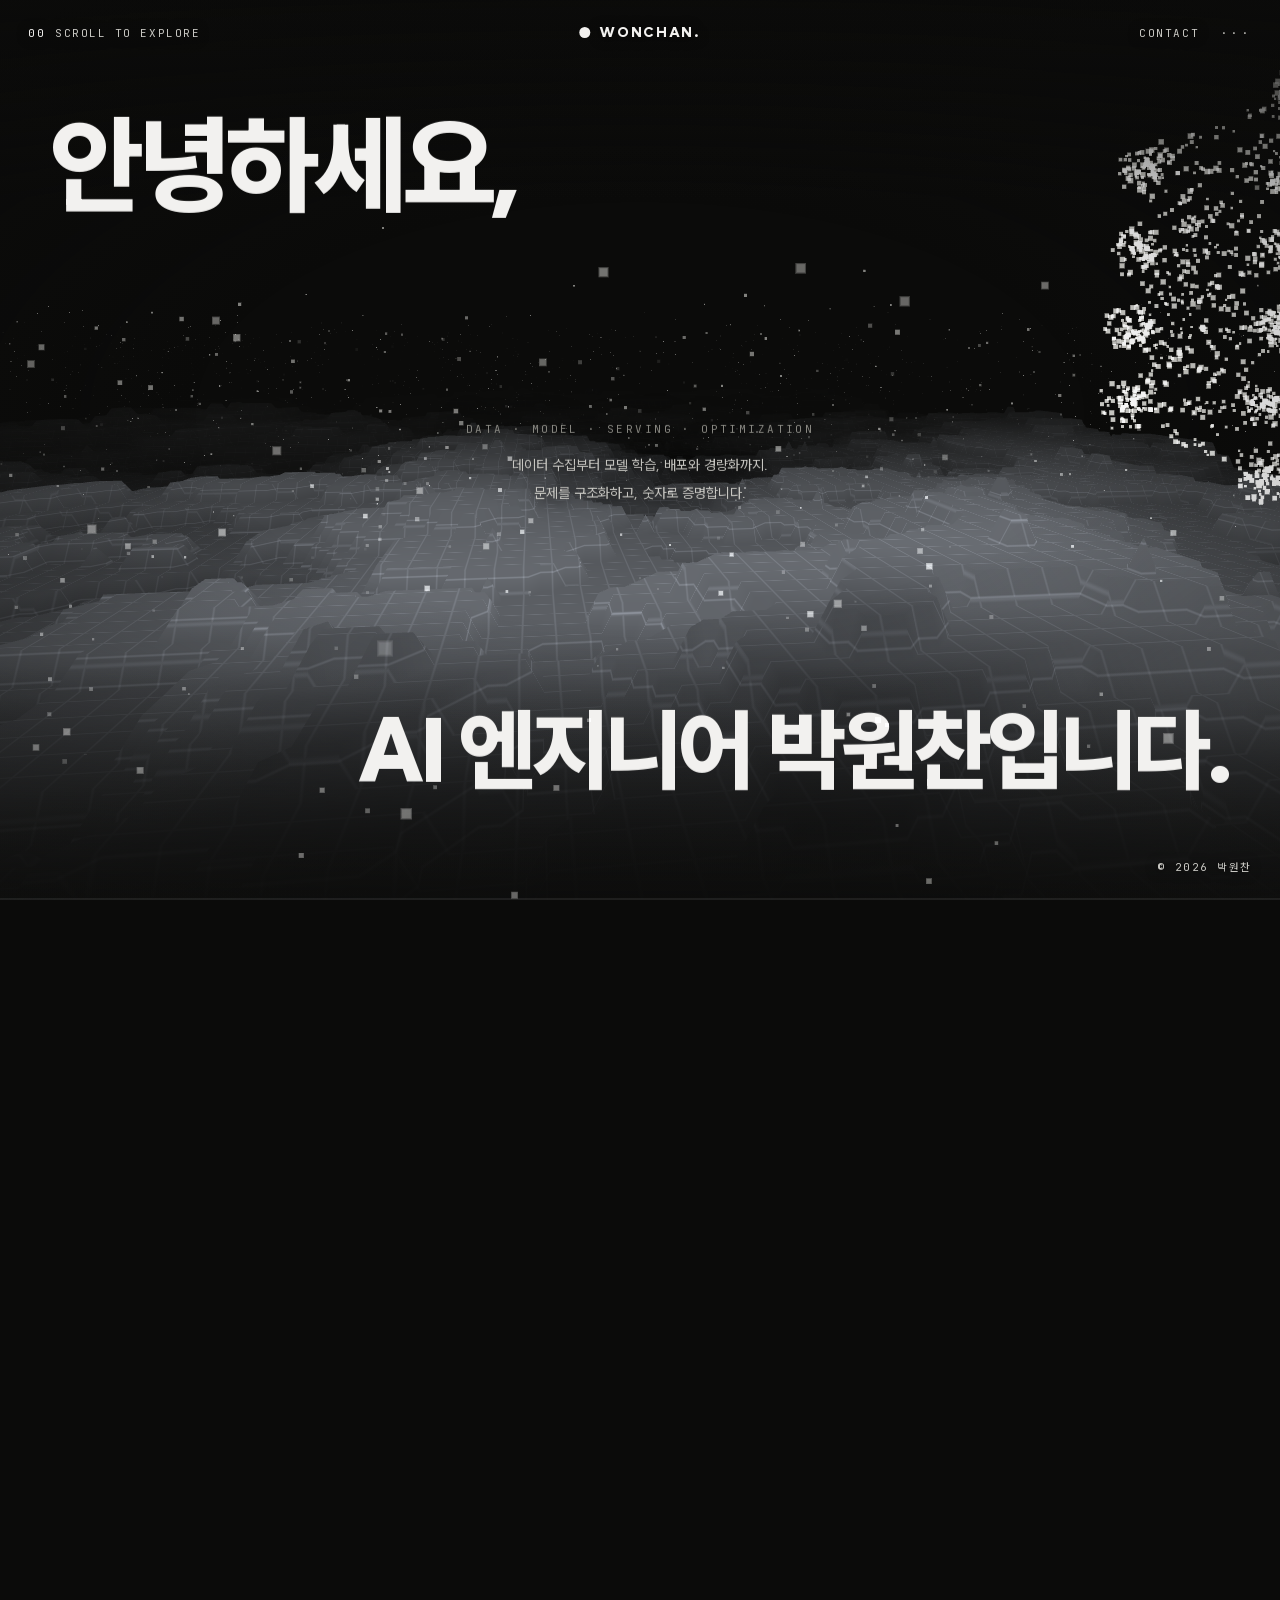
<file: it/index.html>
<!doctype html>
<html lang="ko">
<head>
<meta charset="utf-8">
<meta name="viewport" content="width=device-width, initial-scale=1">
<title>WONCHAN. — AI Engineer</title>
<meta name="description" content="데이터 수집부터 모델 학습, 평가, 배포와 경량화까지. 문제를 구조화하고 숫자로 증명하는 AI 엔지니어 박원찬의 포트폴리오.">
<link rel="canonical" href="https://matail.github.io/Portfolio/it/">
<meta name="theme-color" content="#0b0b0a">
<meta name="author" content="박원찬">
<link rel="icon" href="data:image/svg+xml,%3Csvg xmlns='http://www.w3.org/2000/svg' viewBox='0 0 16 16'%3E%3Crect width='16' height='16' rx='3' fill='%230b0b0a'/%3E%3Ccircle cx='8' cy='8' r='4' fill='%23f2f1ef'/%3E%3C/svg%3E">
<meta property="og:type" content="website">
<meta property="og:site_name" content="WONCHAN. — AI Engineer">
<meta property="og:locale" content="ko_KR">
<meta property="og:url" content="https://matail.github.io/Portfolio/it/">
<meta property="og:title" content="WONCHAN. — AI Engineer">
<meta property="og:description" content="박원찬 · AI 엔지니어 포트폴리오. 데이터 파이프라인, 모델 학습과 평가, 서비스 배포, LLM 경량화까지 끝까지 만들고 숫자로 증명합니다.">
<meta property="og:image" content="https://matail.github.io/Portfolio/assets/img/og-it.png">
<meta property="og:image:width" content="1200">
<meta property="og:image:height" content="630">
<meta name="twitter:card" content="summary_large_image">
<meta name="twitter:title" content="WONCHAN. — AI Engineer">
<meta name="twitter:description" content="박원찬 · AI 엔지니어 포트폴리오. 데이터 파이프라인, 모델 학습과 평가, 서비스 배포, LLM 경량화까지 끝까지 만들고 숫자로 증명합니다.">
<meta name="twitter:image" content="https://matail.github.io/Portfolio/assets/img/og-it.png">
<link rel="stylesheet" href="../assets/font/fonts-it.css">
<!-- the wash must be opaque on the very first paint, or the incoming page
     flashes its own content before the transition script can run -->
<script>try{if(sessionStorage.getItem('wonchan:warp')){document.documentElement.className+=' warping-in';setTimeout(function(){document.documentElement.classList.remove('warping-in')},2600);}}catch(e){}</script>
<style>
html{background:#0b0b0a}
#warp{position:fixed; inset:0; z-index:50; pointer-events:none; opacity:0; background:#0b0b0a}
html.warping-in #warp{opacity:1}
@media (prefers-reduced-motion:reduce){#warp{display:none !important}}
</style>
<link rel="stylesheet" href="../assets/lightbox.css">
<link rel="stylesheet" href="it.css">
<style>
/* ==========================================================================
   WONCHAN. — general IT edition.

   Same scroll-driven flight as the main site, with the arcade dressing taken
   out: a clean sans for the type, a mono for the labels, a particle neural
   network instead of the invader, and stage props that show the work itself
   (a training monitor, a data-to-serving pipeline).

   Layering, back to front:
     #back   terrain, dust, floating image panels, the particle network
     #veil   radial scrim that protects the copy
     main    the type
     #front  near dust — drifts IN FRONT of the headlines
     .hud    persistent chrome
   ========================================================================== */
:root{
  --ink:#f2f1ef;
  --ink-2:#c9c8c3;
  --muted:#8b8a84;
  --void:#0b0b0a;
  --line:rgba(242,241,239,.18);
  --ease:cubic-bezier(.16,1,.3,1);
  --ease-ui:cubic-bezier(.32,.72,0,1);
  --hud:11px;
  --mono:'JetBrains Mono',ui-monospace,SFMono-Regular,Menlo,Consolas,'Wanted Sans Variable',monospace;
  --glow:0 2px 16px rgba(0,0,0,.95), 0 0 44px rgba(0,0,0,.85);
}
*,*::before,*::after{box-sizing:border-box}
html{scroll-behavior:smooth; scroll-snap-type:y proximity}
body{
  margin:0; background:var(--void); color:var(--ink);
  font-family:'Wanted Sans Variable','Pretendard Variable',system-ui,sans-serif;
  word-break:keep-all; overflow-wrap:break-word;
  -webkit-font-smoothing:antialiased; overflow-x:hidden;
}
h1,h2{font-family:'Wanted Sans Variable','Pretendard Variable',system-ui,sans-serif; font-weight:800; letter-spacing:-.035em; margin:0}
a{color:inherit; text-decoration:none}
.mono{font-family:var(--mono); letter-spacing:.14em}

/* ---------- webgl layers ---------- */
#back,#front{position:fixed; inset:0; width:100%; height:100%; display:block}
#back{z-index:0}
#front{z-index:4; pointer-events:none}
#veil{position:fixed; inset:0; z-index:1; pointer-events:none;
  background:
    radial-gradient(115% 78% at 50% 46%, rgba(11,11,10,0) 30%, rgba(11,11,10,.55) 74%, rgba(11,11,10,.94) 100%),
    linear-gradient(180deg, rgba(11,11,10,.72) 0%, rgba(11,11,10,0) 22%, rgba(11,11,10,0) 74%, rgba(11,11,10,.80) 100%);
}
html.no-gl #back,html.no-gl #front,html.no-gl #veil{display:none}

/* ---------- persistent HUD ---------- */
.hud{position:fixed; z-index:8; font-family:var(--mono);
  font-size:var(--hud); letter-spacing:.14em; color:var(--ink-2);
  text-shadow:0 1px 12px rgba(0,0,0,.9)}
.hud.tl{left:28px; top:26px; display:flex; align-items:center; gap:10px}
.hud.tl .n{color:var(--ink)}
.hud.tc{left:50%; top:24px; transform:translateX(-50%); display:flex; align-items:center; gap:9px; color:var(--ink)}
.hud.tc .dot{width:11px; height:11px; border-radius:50%; background:var(--ink); display:block}
.hud.tc b{font-family:'Wanted Sans Variable',sans-serif; font-size:14px; font-weight:800; letter-spacing:.12em}
.hud.tr{right:28px; top:26px; display:flex; align-items:center; gap:22px}
.hud.br{right:28px; bottom:26px}
.hud.bl{left:28px; bottom:26px}
.hud button{background:none; border:0; color:var(--ink-2); font:inherit; letter-spacing:.14em; cursor:pointer; padding:0}
.hud button:hover,.hud a:hover{color:var(--ink)}

.menu{position:relative}
.menu > button{letter-spacing:.3em}
.menu ul{
  position:absolute; right:0; top:22px; margin:0; padding:8px; list-style:none;
  background:rgba(16,16,15,.94); border:1px solid var(--line); border-radius:14px;
  display:grid; gap:2px; min-width:132px;
  opacity:0; transform:translateY(-6px) scale(.97); pointer-events:none;
  transition:opacity .25s var(--ease), transform .25s var(--ease);
}
.menu.open ul{opacity:1; transform:none; pointer-events:auto}
.menu a{display:block; padding:8px 12px; border-radius:9px; color:var(--ink-2); font-size:10px}
.menu a:hover{background:rgba(242,241,239,.10); color:var(--ink)}

/* scroll position, as a hairline instead of a level meter */
.progress{position:fixed; left:0; right:0; bottom:0; height:2px; z-index:7; pointer-events:none;
  background:rgba(242,241,239,.08)}
.progress i{display:block; height:100%; width:100%; background:var(--ink); opacity:.75;
  transform-origin:0 50%; transform:scaleX(0)}

/* ---------- beats ---------- */
main{position:relative; z-index:3}
.beat{min-height:100vh; display:flex; align-items:center; padding:96px 28px; position:relative;
  scroll-snap-align:center}
.beat > .inner{width:100%; max-width:1180px; margin:0 auto; position:relative; will-change:transform,opacity}
/* beats that share the frame with a floating panel keep their copy to the left */
.beat.split > .inner{max-width:640px; margin-left:max(0px, min(6vw, calc(50% - 600px)))}

.eyebrow{display:inline-flex; align-items:center; gap:10px; font-size:var(--hud); color:var(--muted); margin-bottom:22px; min-height:1em;
  text-shadow:var(--glow)}
.eyebrow i{width:7px; height:7px; background:var(--ink); display:block; flex:none}

.title{font-size:clamp(32px,5.6vw,84px); line-height:1.12;
  text-shadow:0 2px 10px rgba(0,0,0,.92), 0 0 46px rgba(0,0,0,.9), 0 0 96px rgba(0,0,0,.7)}
.title sup{font-family:var(--mono); font-weight:400; font-size:.2em; letter-spacing:.1em;
  color:var(--muted); vertical-align:super; margin-left:.35em}
.cap{font-size:clamp(14px,1.15vw,17px); color:var(--ink-2); line-height:1.85; max-width:52ch; margin:26px 0 0;
  text-shadow:var(--glow)}
.cap b{color:var(--ink); font-weight:700}

.hero{min-height:100vh; padding:112px 28px 104px}
.hero .inner{display:flex; flex-direction:column; justify-content:space-between; gap:48px;
  min-height:calc(100vh - 216px)}
.hero .top{font-size:clamp(40px,8.4vw,136px); line-height:1; letter-spacing:-.045em}
.hero .bot{font-size:clamp(34px,7vw,116px); line-height:1; letter-spacing:-.045em; text-align:right}
.hero .mid{max-width:58ch; margin:0 auto; text-align:center; font-size:clamp(13px,1.1vw,16px);
  line-height:2; color:var(--ink-2); text-shadow:var(--glow)}
.hero .mid .k{display:block; font-family:var(--mono); font-size:.78em; letter-spacing:.22em; color:var(--muted); margin-bottom:10px}

/* word-level reveal, scrubbed by scroll */
.rv{display:inline-block; will-change:transform,opacity,filter}

.spec{display:grid; grid-template-columns:minmax(104px,142px) 1fr; gap:13px 26px; margin-top:40px;
  max-width:720px; font-size:14px}
.spec dt{font-family:var(--mono); font-size:10px; letter-spacing:.16em;
  color:var(--muted); padding-top:4px; text-shadow:var(--glow)}
.spec dd{margin:0; color:var(--ink-2); line-height:1.7; text-shadow:var(--glow)}
.spec dd b{color:var(--ink); font-weight:700}
.chips{display:flex; flex-wrap:wrap; gap:8px; margin-top:8px}
.chips span{border:1px solid var(--line); border-radius:999px; padding:6px 14px; font-size:12px; color:var(--ink-2);
  background:rgba(11,11,10,.45)}

.stats{display:flex; flex-wrap:wrap; gap:22px 40px; margin-top:36px}
.stats div b{display:block; font-family:'Wanted Sans Variable',sans-serif; font-weight:800; letter-spacing:-.03em;
  font-variant-numeric:tabular-nums; font-size:clamp(28px,3.2vw,44px); line-height:1;
  text-shadow:0 2px 12px rgba(0,0,0,.95), 0 0 50px rgba(0,0,0,.85)}
.stats div span{display:block; margin-top:10px; font-size:11px; letter-spacing:.06em; color:var(--muted);
  text-shadow:var(--glow)}

.trio{display:grid; grid-template-columns:repeat(auto-fit,minmax(206px,1fr)); gap:22px; margin-top:40px; max-width:900px}
.trio article{border:1px solid var(--line); border-radius:18px; padding:20px 20px 24px; background:rgba(11,11,10,.6)}
.trio h3{margin:0 0 10px; font-size:15px; font-weight:800; letter-spacing:-.01em; color:var(--ink)}
.trio h3 small{display:block; margin-bottom:8px; font-family:var(--mono); font-size:10px; font-weight:400;
  letter-spacing:.16em; color:var(--muted)}
.trio p{margin:0; font-size:13px; line-height:1.8; color:var(--ink-2)}
.trio b{color:var(--ink); font-weight:700}
.trio.quad{grid-template-columns:repeat(2,1fr); max-width:620px}   /* 2x2, leaves the right half to the pipeline */

.links{display:flex; flex-wrap:wrap; gap:12px; margin-top:34px}
.links a{display:inline-flex; align-items:center; gap:9px; border:1px solid var(--line); border-radius:999px;
  padding:11px 20px; font-size:12px; font-weight:700; color:var(--ink-2); background:rgba(11,11,10,.5);
  transition:border-color .4s var(--ease-ui), color .4s var(--ease-ui), transform .5s var(--ease-ui)}
.links a:hover{border-color:var(--ink); color:var(--ink); transform:translateY(-2px)}
.role{margin-top:26px; font-size:12px; letter-spacing:.02em; color:var(--muted); text-shadow:var(--glow)}
.role span{font-family:var(--mono); font-size:10px; letter-spacing:.16em; margin-right:10px}
.stack{display:flex; flex-wrap:wrap; gap:6px; margin-top:16px}
.stack span{font-family:var(--mono); font-size:10.5px; letter-spacing:.04em; color:var(--ink-2);
  border:1px solid var(--line); border-radius:6px; padding:4px 8px; background:rgba(11,11,10,.5)}

.cta{display:inline-flex; align-items:center; gap:14px; margin-top:40px;
  background:var(--ink); color:var(--void); border-radius:999px; padding:12px 12px 12px 26px;
  font-size:15px; font-weight:700; text-shadow:none;
  transition:transform .5s var(--ease-ui), box-shadow .5s var(--ease-ui)}
.cta i{width:34px; height:34px; border-radius:50%; background:rgba(11,11,10,.14);
  display:flex; align-items:center; justify-content:center; font-style:normal; font-size:14px}
.cta:hover{transform:translateY(-2px); box-shadow:0 18px 44px rgba(0,0,0,.55)}
.cta:active{transform:scale(.98)}
.center{text-align:center}
.center .eyebrow{justify-content:center}
.center .cap{margin-left:auto; margin-right:auto}

@media (max-width:900px){
  .beat.split > .inner{max-width:none; margin-left:0}
  .trio.quad{grid-template-columns:repeat(auto-fit,minmax(206px,1fr)); max-width:900px; gap:14px}
  .trio.quad article{padding:15px 16px 17px}
  .trio.quad p{font-size:12.5px; line-height:1.72}
}
@media (max-width:720px){
  :root{--hud:10px}
  .hud.tl,.hud.bl{left:16px}
  .hud.tr,.hud.br{right:16px}
  .hud.tl,.hud.tc,.hud.tr{top:18px}
  .hud.tl{display:none}
  .hud.bl,.hud.br{bottom:22px}
  .beat{padding:88px 20px 96px}   /* clear the fixed HUD */
  .hero{padding:92px 20px 96px}
  .hero .bot{text-align:left}
  .spec{grid-template-columns:1fr; gap:4px 0}
  .spec dt{padding-top:14px}
  .stats{gap:18px 28px}
}
@media (prefers-reduced-motion:reduce){
  html{scroll-behavior:auto}
  .rv{opacity:1 !important; transform:none !important; filter:none !important}
}
</style>
</head>
<body>
<div id="warp" aria-hidden="true"></div>

<canvas id="back" aria-hidden="true"></canvas>
<div id="veil" aria-hidden="true"></div>
<canvas id="front" aria-hidden="true"></canvas>

<div class="hud tl mono" aria-hidden="true"><span class="n" id="status-n">00</span><span id="status">SCROLL TO EXPLORE</span></div>
<div class="hud tc"><span class="dot"></span><b>WONCHAN.</b></div>
<div class="hud tr mono">
  <a href="mailto:pow01042@naver.com">CONTACT</a>
  <span class="menu" id="menu">
    <button type="button" aria-label="Sections">···</button>
    <ul>
      <li><a href="#top">TOP</a></li><li><a href="#about">PROFILE</a></li>
      <li><a href="#approach">APPROACH</a></li><li><a href="#work">PROJECTS</a></li>
      <li><a href="#contact">CONTACT</a></li>
    </ul>
  </span>
</div>
<div class="hud br mono">© 2026 박원찬</div>
<div class="progress" aria-hidden="true"><i id="progress"></i></div>

<main>

  <section class="hero beat" id="top" data-hud="SCROLL TO EXPLORE">
    <div class="inner" data-beat>
      <h1 class="top" data-split>안녕하세요,</h1>
      <p class="mid"><span class="k">DATA · MODEL · SERVING · OPTIMIZATION</span><span data-split>데이터 수집부터 모델 학습, 배포와 경량화까지.<br>문제를 구조화하고, 숫자로 증명합니다.</span></p>
      <h1 class="bot" data-split>AI 엔지니어 박원찬입니다.</h1>
    </div>
  </section>

  <section class="beat split" id="about" data-hud="PROFILE">
    <div class="inner" data-beat>
      <span class="eyebrow mono"><i></i><span data-scramble>PROFILE</span></span>
      <h2 class="title" data-split>박원찬<sup>(AI ENGINEER)</sup></h2>
      <p class="cap" data-split>문제를 구조화하고, 데이터로 검증하고, 끝까지 배포하는 방식으로 일합니다. 좋은 점수가 나오면 그 점수가 <b>실제 사용 환경에서도 유효한지</b>부터 확인합니다.</p>
      <dl class="spec">
        <dt>EDUCATION</dt><dd><b>한양대학교 ERICA 지능정보양자공학전공</b><br>2027년 상반기 졸업 예정</dd>
        <dt>TRAINING</dt><dd><b>LG AIMERS 8기 LLM 과정 수료</b><br>LG AI연구원 주관 · LLM 교육과 EXAONE 경량화 해커톤</dd>
        <dt>AWARD</dt><dd><b>단과대학 캡스톤 경영대회 우수상</b><br>강화학습 의사결정 에이전트 · 2인 팀</dd>
        <dt>STRENGTHS</dt><dd><div class="chips"><span>문제를 구조화하는</span><span>데이터로 검증하는</span><span>끝까지 배포하는</span><span>해석까지 파고드는</span></div></dd>
        <dt>ML / DL</dt><dd>PyTorch, 강화학습(D3QN, TD 학습, Gumbel AlphaZero), 모방학습(Behavioral Cloning)</dd>
        <dt>LLM</dt><dd>GPTQ 양자화, SparseGPT 프루닝, LLM API 기반 서비스 개발</dd>
        <dt>DATA</dt><dd>Pandas, 데이터 정제 · 외부 데이터 결합 · 피처 엔지니어링, VIF, Optuna, XGBoost · LightGBM · CatBoost</dd>
        <dt>SERVICE</dt><dd>Flask, Node.js, Supabase, Cloudflare Workers · Durable Objects · D1, WebSocket, Unity(WebGL)</dd>
      </dl>
    </div>
  </section>

  <section class="beat" id="approach" data-hud="APPROACH">
    <div class="inner" data-beat>
      <span class="eyebrow mono"><i></i><span data-scramble>HOW I WORK</span></span>
      <h2 class="title" data-split>모델 하나가 아니라<br>파이프라인 전체를 봅니다<sup>(04)</sup></h2>
      <div class="trio quad">
        <article><h3><small>01 / DATA</small>데이터가 없으면 직접 모읍니다</h3><p>사람의 플레이 데이터가 필요해지자 <b>대결용 웹앱을 직접 배포해 1,346게임</b>의 로그를 모았고, 40점 이상 고득점 기록만 골라 모방학습에 썼습니다.</p></article>
        <article><h3><small>02 / EVALUATION</small>좋은 숫자일수록 의심합니다</h3><p>기존 에이전트가 <b>사람은 볼 수 없는 미래 덱 정보를 입력으로 쓰고 있었다</b>는 것을 찾아냈습니다. 같은 정보만 주자 24.4점으로 사람 평균(31.3점)보다 낮았고, 조건을 맞춰 새로 학습해 48.8점을 만들었습니다.</p></article>
        <article><h3><small>03 / SERVING</small>배포되어야 끝입니다</h3><p>AI 로직은 <b>Cloudflare Workers</b>, 화면은 Unity WebGL로 분리하고, Durable Object·WebSocket으로 친구 대전 방을, D1로 <b>로그가 다시 학습 데이터가 되는 순환</b>을 만들었습니다.</p></article>
        <article><h3><small>04 / COST</small>성능만큼 비용을 봅니다</h3><p>EXAONE 4.0 1.2B에 <b>SparseGPT 프루닝 35%와 GPTQ 4bit 양자화</b>를 순서를 맞춰 겹쳐, 품질과 모델 크기 사이의 트레이드오프를 직접 다뤘습니다.</p></article>
      </div>
    </div>
  </section>

  <section class="beat center" id="work" data-hud="PROJECTS">
    <div class="inner" data-beat>
      <span class="eyebrow mono"><i></i><span data-scramble>SELECTED WORK</span></span>
      <h2 class="title" data-split>지금까지 만든 것<sup>(03)</sup></h2>
      <p class="cap" data-split>의사결정 AI와 그 서비스, 데이터 기반 예측 서비스, 그리고 온디바이스 LLM 경량화까지.</p>
    </div>
  </section>

  <section class="beat split" id="p-streams" data-hud="PROJECT 01">
    <div class="inner" data-beat>
      <span class="eyebrow mono"><i></i><span data-scramble>REINFORCEMENT LEARNING / DATA PIPELINE / SERVING</span></span>
      <h2 class="title" data-split>강화학습 기반<br>의사결정 에이전트<sup>(01)</sup></h2>
      <p class="cap" data-split>무작위로 나오는 숫자 카드를 되돌릴 수 없이 20번 배치하는 보드게임 <b>STREAMS+</b>로 순차 의사결정 문제를 풀었습니다. 수집 웹앱으로 데이터를 모아 Behavioral Cloning과 D3QN을 결합했고, 평가 조건의 정보 누수를 찾아 재학습한 뒤 서버리스 백엔드와 Unity WebGL로 서비스까지 배포했습니다.</p>
      <div class="stats">
        <div><b>1,346</b><span>직접 수집한 플레이 데이터</span></div>
        <div><b>48.8</b><span>같은 정보 조건 평균 · 사람 31.3</span></div>
        <div><b>r=0.863</b><span>점수 핵심 특성 상관</span></div>
      </div>
      <p class="role"><span>ROLE</span>에이전트 개발·평가, 데이터 수집 웹앱 개발, Unity 리빌드</p>
      <div class="stack"><span>PyTorch</span><span>D3QN</span><span>BC</span><span>Gumbel AlphaZero</span><span>Cloudflare Workers</span><span>D1</span><span>Unity</span></div>
      <div class="links">
        <a href="project-streams.html" data-warp="right">Case Study →</a>
        <a href="https://matail.party/games/streams-unity/" target="_blank" rel="noopener">Live Demo ↗</a>
        <a href="https://github.com/Koojunyeong/streams/tree/main" target="_blank" rel="noopener">GitHub ↗</a>
      </div>
    </div>
  </section>

  <section class="beat split" id="p-faf5" data-hud="PROJECT 02">
    <div class="inner" data-beat>
      <span class="eyebrow mono"><i></i><span data-scramble>DATA ENGINEERING / ML / LLM SERVICE</span></span>
      <h2 class="title" data-split>미국 화물 통계 기반<br>운송 비용 예측 서비스<sup>(02)</sup></h2>
      <p class="cap" data-split>NGL Korea 산학 과제. 노이즈가 많은 FAF5 화물 통계에 유가·거시경제·인구 이동 데이터를 결합해 학습 가능한 통합 데이터셋을 만들고, 4개 예측 모델과 LLM이 비용 절감 대안을 설명하는 대시보드를 개발했습니다.</p>
      <div class="stats">
        <div><b>70.3%</b><span>±10% 이내 예측 비율</span></div>
        <div><b>4</b><span>비교한 예측 모델</span></div>
        <div><b>2017–22</b><span>통합한 데이터 범위</span></div>
      </div>
      <p class="role"><span>ROLE</span>데이터 전처리·통합, 프론트엔드 개발</p>
      <div class="stack"><span>Pandas</span><span>VIF</span><span>Optuna</span><span>RandomForest</span><span>XGBoost</span><span>LightGBM</span><span>CatBoost</span><span>Llama 3.3 70B</span></div>
      <div class="links">
        <a href="project-faf5.html" data-warp="right">Case Study →</a>
        <a href="https://github.com/NOMADATASCIENCE/FAF5_Features/tree/develop" target="_blank" rel="noopener">GitHub ↗</a>
      </div>
    </div>
  </section>

  <section class="beat split" id="p-exaone" data-hud="PROJECT 03">
    <div class="inner" data-beat>
      <span class="eyebrow mono"><i></i><span data-scramble>LLM / MODEL COMPRESSION / ON-DEVICE</span></span>
      <h2 class="title" data-split>LG EXAONE<br>온디바이스 경량화<sup>(03)</sup></h2>
      <p class="cap" data-split>LG AIMERS 8기 LLM 과정을 수료하고, EXAONE 4.0 1.2B를 모바일 환경용으로 줄이는 해커톤에서 프루닝과 양자화를 함께 적용해 모델 크기와 품질의 트레이드오프를 다뤘습니다.</p>
      <div class="stats">
        <div><b>35%</b><span>sparsity + 2:4 마스크</span></div>
        <div><b>4bit</b><span>W4A16 양자화 동시 적용</span></div>
        <div><b>1.2B</b><span>EXAONE 4.0 베이스</span></div>
      </div>
      <p class="role"><span>ROLE</span>LG AIMERS 8기 LLM 트랙 수료 · 온디바이스 SLM 경량화</p>
      <div class="stack"><span>GPTQ</span><span>SparseGPT</span><span>W4A16</span><span>2:4 Sparsity</span><span>EXAONE 4.0</span></div>
      <div class="links"><a href="project-exaone.html" data-warp="right">Case Study →</a></div>
    </div>
  </section>

  <section class="beat" id="vision" data-hud="VISION">
    <div class="inner" data-beat>
      <span class="eyebrow mono"><i></i><span data-scramble>WHAT I WANT TO BUILD</span></span>
      <h2 class="title" data-split>데이터에서 출발해<br>서비스로 증명합니다.</h2>
      <p class="cap" data-split>데이터 구축부터 모델 학습, 평가, 배포와 최적화까지 <b>전 과정을 책임지는 AI 엔지니어</b>가 되고 싶습니다. 오프라인 지표에서 멈추지 않고, 실제 사용자가 쓰는 환경에서 숫자로 증명되는 AI를 만들겠습니다.</p>
    </div>
  </section>

  <section class="beat center" id="contact" data-hud="CONTACT">
    <div class="inner" data-beat>
      <span class="eyebrow mono"><i></i><span data-scramble>CONTACT</span></span>
      <h2 class="title" data-split>함께 증명할 준비가<br>되어 있습니다.</h2>
      <a class="cta" href="mailto:pow01042@naver.com">pow01042@naver.com<i>→</i></a>
    </div>
  </section>

</main>

<script id="panels" type="application/json">{"team-streams":{"w":760,"h":1349,"b64":"UklGRszgAABXRUJQVlA4IMDgAACQHwWdASr4AkUFPpFEnUslo6+qI1F7UfASCWduUJnbbwnD0+Z5r+mUkHBPE93y/+Xowo1+eyUTQQjNN9Mfk/Vo7144nO34H/r8l31v/adN3/q+Fp4z/qewR5bmbXSV87b9h56vS39uYW9t9AjyH8RxzdIjnDP390/5vNZtbvK15kVP/4+z8b/7vnn+Ufdnxd/L9sq215wfezOJ3g/rviawF/TWZB7wfjPIN/V9A/uD7A3md5C35f1GPJs/5fPJqMguhfvdEJngs6WxPz/nbWUv1bAj2fIpCVWD+Vks02JGXmqb6FYc/rxvSRHZ5jLrute7hPMUFJd63V24/NWBcvYCAdTqpSCEGyIf+MdtDn47HVbCg5NVuXyEjmIv10REm+7qkIP0yetkfNA8fNH3rRlelcW8+/JA2KP9hLdUxRYEzHEFyWUFSS5zFjnKpeA3yuESMm8KI574b66CqpN+Rfaskkm6ZUg3Cemn5xm7CwhukdOZG5v5Of75tk1oV0+/[base64]/lu6cS53GNkvEyhuzRI0l1D//CgARPyODkWEwE4nNimDmN3XXr/627Rains4WUCBn8jqaYr14OnS+I/yjQoZeuVJF0aUN2GXWlQb43t2fbar8DjhlN7f3VVbQu3hymxqHcJSYJECvsL7iTVyQj+0aQVAr6X1LSKJDrAm947E2QEvHM/d5MU61Kqr8fnG/hFs8Uk2q/Wi07OGrs478GGAFzipGguRoOCvaQGRHvHm3zNXync9sOvsXCkaS2DBnLhngC9wLYay3YOaY6Iw8FycB12l6a+tiBelXI77GQem2+7p9WJVCQpFPgJEdoWzwav1dqe3enbDDx3QEOCPnDtNISxJ8nTFuLisKAOv3LhfgeOpclKUrFtTI/HLP7YUivoCwvTLFdlHCvo03LDem8kYU29h71O+wMomN2zszFDQoeIWXJd5rJ4PF4y1EpJPSYktCyv1bly+0oWfovocQtzFfAWHKiT3Vv9GlJErwurR0ozeGNfhVnT7TYdposAttB//rV1FV1Qi2PKkeyx4fMzy2mBtw5oVDd21z9h/YWjOq1YYahOrvhpiZJDPd53FIcf1PWADF5dF3qzDtsgYL5SVcNywY98IEpR3IaeME8p4vZ4kvbE9cteQz5h41/S0hzkzL+MNSVhjWBGqtkmGMEmYTGyOXjDsR32xwtRl5zjDkFnzUGM2nz8/5IlNlBgwNplfqYgfCU0LrLsmW6BQRAbwtjmk40XDfespiwN31GiW5cjl6kRUs65U4o2p22GPxUGqw+dLpJzmA8RkNyzm5frarDyc5+bXtoz0cztlo+OCv86R+G9688ZyFkXmbivvS0qoAy1Dk7oKb04yP4S3fUdymeKyr9/MiRb2jFRSj6h627HtU9wORlZZ7DrU1X9Pd3S0Sle/[base64]/C2g3Fw8SYrbhP6CLl/QAelr8Awoh1TBBR9eb/g+OyNYqO3b9ydcmrPT27YS+rvQY2VCLtHJKjpnn2UOvqZs8iEcMqhUKSY36TFUgFXozrlWl3fmSgD/+E2Xhyn+HEpNZmDrakBcniC1vg27S9lC0pQHCYTg+0Q4ic2SB2obhgzJbVtF/eqaxyiqmfwvafRKRwlj5PzoFFcOIXoJoAQCkHDoezmCkN4GYLGzlwotVLeJhnXe3ugRWaT3kLCeGwy1yrjn2AGwD4C22Nw5NetDDCPuOWIFJyPuSQQdD2G6AR26P41+wMxEQInmjMrp94ni+FBO+oKqaTdghpLH4XgJuxIE8feCKgQl3pyla/GnpOLn+HymkVFRfTpbZJjVdmqd+TTgnRi4LjiEZdpQd8X7ROb2WRLzmHT0Mum0UIzU+yS2XCFi7kdHKz+vXesKfUSj73t8izwvgG1BnMhFrB1vI/Vd+SMxc41XKHBSs7TEvwCfbxw7MULkZVL6GXhFVYFtBraW6xmGXj9OzrP//f1V1D/SCkIPuYND/T33Z0/Krm+eDoGCoDO0bgnso6Kcon7mj2SoBEBDzVr6bi2nUkuoPZMQHRMbloWRQ4dqrtpKEuIfZR2XG77u01PfJJio9o7/Obps3ogKemunBoYRu03Xx3LKVo8YVhAP17FKbNrx+6c8KslKcFAhFaPD3Khwi9Ck85lL6LZyaqKL34qrXVMk5knJhPB05VqGRHnRHrurmr0yCH/PKu67+eHMAtJO6FFwNPIHqd7nMNVGjRfE1fwS7u9JNUOn+J5MZWm4wPGYo0ZhZZF2i0U431OdZBreL9WJHS2pnUW79QEP0whtg8RztUW1KoheygeOP6zyNSRiSaP09Uv/t7RybS/MD/jG6ReYlLxCP0giNvdw69arNMpTAtFnobUVPjB5cBnRwXzqlfSNkSN7SzgorKcdcWrOntVURzNXZn/pT8k6F7ZQlmpahCPOJsS/0s4B9Jq21mItDcTC21PBbCGDDnvIYI6IcSQf+SqlFdaPQtjnZfAbaTOmDlSEkHbUeRfIBPkKtLsmjgQi61eKL860WQrNYXGF/0o2TpkAxUjfk7g2egoLJSB13DWfeheALcfOsYsabzzhL2Rqrnm+qrR1nE6k+TEMdqwDwnI4bDLsNUj2YmEPz1qbrgW+ybWYGgb0MAzGlAzeUsTirG3h9Nvo+T71hokQZALidN4jsmzBoXJOjYKqmWYMtijmyvUeWGK4O45/1h1be9CR+LL9aWp8e2GJOl0ucbZ/x9OgxAO5/cwpsEsxDFIucMKwfpFr6oD5huiElx33+t/ioFhkSoKiSPUBiIhO8CljKb9TwP6GZaH3NDsv4b18Ujwe9Q/QGghehyzPaArBGf+miZa1aXOU3VIUXCzLw7FQJ4uAKzYrbuwcE3mPHDcIo4vthm9zOTjNYiN7QkPXA2c8qAj0sjBAIps1PHt7kQx2F+AGrxwOYxtDnxlEik7IBJFMzNsKP3HWAJGqy83CiO2pbaSsZc5meE1Iwi8ScoC/STNm/tlE9JetOB5Tj6KPvxXPjG2gt2xyT2jNSZa/qdIWrFf/e/KIuaf7vMj9/j7B2m1jcjhiOlaEzDHnf1/MjtuFo1fDQv0+C5LQZwmjydtVx1FyaVv6Lp0KrzhBwuNQcvoqy5Kd9hTzhyr19JcBe27pSMuxUw1NilMM5t7UlSVSxkWDEIpQscmQRp+O+j1FHtw6fiIu5WqNMhdZVYTMIpqOHMScdb6bFh7PUuUxsV6/DMIj5FFJBh+N6PIq4pDU0Yg3slPoSNW6oqis2BSzO1EdU7fQfkTRflJ3H8J0w5I18cpruhg8tEKjO3J4vcaaNbQ5fGQ3/WMpUss9W3BcJ+6FDgOIsi//oW1e05t3gjXeF3IUgq8q5/ITRcekVmggKgTM9IQgsYpF1j2tz/qhT1ZCDcBUMwMOIe8vpILLD1g/[base64]/1CfruvX6szXRuE5MHw0+UcyLWm+czMpkVUB4TO87BS7lDQbzGwRCw4LX+CfSjjlH3NCC+jXzGljWzJQmVlvAXIPegdVJMqdS+e/5ernJVSSrwxsvwo/[base64]/Ps/uJaOG7alNQE6UCxincjoNcWOe5p+Jebgn0uY7+BWfUDFKW79v4zGFZU2zw26EygcV0RWGD1eUN5MzdZl+tHz51UfEjFwqNWtrz7Db7xi8KLmhSViDdM5EEAZEoyO0na6RvfiJSd8A80Rkgl3ydH52a5jINHTK0yZVBLgBJ/Sj/Vspq1MJW1vOIEK9FjJWOvrljlLULzSHynaKEsLFnTbCN2z/hI5yvVjIW7QAMyo/[base64]/zjPCSp+B0ot3BDswsi1/butcAd94cvyeuCbwQ6H3IjKkbzOJisEwbq0y4PVZQvUZCOQSe7HcFtQjRv04Lmbm9aadgq5xQRum1RPSXiAQBwyvrVuI/xS4HatzGyptlWq+rCkZGv7PNtAxPdz1aQXo7niZT42+oNAO8EJi02rJmcqM/6Zspb2sOSl6XJ7wshHNgty7T1T5aNJvsE0BmkeXTHQAPxYD7xXL0Y3ePjEg+tYjlq7tXiM8hv6XOTRKtbgXYyv1McUvCDuvQypnR5hpnSULDgJItJ6OcTKCMpDKXIw4bK+m0uXaSl5z3TR/B3hUw/CI7wsgnxkvpxNV3a3m4iY6YATXEdfILdi3gVUetAi9naOBtjgpmP1uMfAbvRcNGsFwvFEXlosamWMK9MBjynW/WisjSFCBKGTVzfBkkAIiBWn2o4+E0GHHIJigB+hlfuR1isVoveaQS45v91UfitgyNzin3xdRRJcXFQi8oQio3GJpZtySyrxQjSb/ypuA65Cigcs5K0H8HSuj/itX0YF+WsN76EwnDh6XnBJdwP3ViQzB8cjHRn29I+0MT8dsymm/Jr0gNTZGDyvbmaf9VGTz28wHoWoIl/[base64]/9yryF70Ehg1dpMoW+bZSQ51B23OsvRy9evAtbRWNLojZMGR8sq4w+jgFqHOwBoOkh0JobQYTb4Lrh/WJnxGQYN+fBL+F+bPsZVdxrANj6Y/uv4bebhogEaGT2Po1bdT3GHjnSEwKFdY4ykMPGFjLwS9WV1js0bfT3TUp4G9jYR+O4FZ30D5oDYOsSXwIP57TrKNE/ykQQTHLRYxesktn5zZfy1FCftm+cYu/oWumybnBFuuYllmDA625EGPfzyGeAYA14TlxQPzdUzdKngUcyoCNKo6I289CaXteP5KqQwYs2G1XByZj1aUC6hQkJ1re/cHhG/fwqYaKu0L48DQClq0m5dgEmL8oCvWzTNHyIBMQ3axRHlehYa2hkjZxyEqsPLE2gIQvJMzWFAO0taJhZ30frNH3SIp3iLpy3qgJj3f+3pgju7C9/XqDPrvF7729riJqBSFHVC9LMreSw/m61BAX+80f83VQvHnKN53RVVeLOwZU2PwsVhsqLnCvIWusdlFvaQ3EecgQOwMMNfNHZ1w6aPXfYY1fgb1uwEei+9y3L6kar0/Ax1CqEY0U2cv+z4mTpsV2816jVIo4AvE0He/I4XS7Ud0K7FghSLWScYDoUdbbXXGE8Ly3hIbQrPPI4wi2cFJlmvg3IcYX/7Ue7YtiWD7/PvgwJK6cVvHvTpcjqvyXVv/7Jzr7jvBYNQU1/5J9d9wbU+YvyxwTYQx6H+eU4mwd3mTriaQXlCL1WgXQeOG9ljenIri+ixmB/ijvxur3EfQzH4pHYf1uXKsn99pQ9phGDbbjNjD98YUpmzEffVJ7HxMBZwqJvLtG93x/njkz4Hid1YPJB8eMF3iytJF30Sdl+u98f7T9DfcfwRj0n5hOZwXrhq39WVA3jduNX0MH66m30JOR+GFI4HSTSsH6ZzGIOFmWA/azmnAB3AU0Xlo7Q5dwFbCsyekOJWJ/Z3PuUypgHT6uhUvZ3Ocaplg19L5oxSLD8zBD5APQCf8WSKnq+O0sKs6B6dbrDRudhhHbdVy34RW6dSMZ/FqTGfY9mgEmyXLgGoNsIIy3kjNlfHobRhw4XzYCx7PqzCHtVGFjWZhqQQaQWYjSwwM2VauXnypbU44ap9N8PA4SqzGlj1Ua0YU4SnkSdI/HnCcIaKAMmZYOCtf/TezVEymgZ33EFBylfim2pViPJafV520ibImM0w1D5sApBbiw02jA4SsA+JxEYZHw23bGxMSGwfv1lic4pszKnTOSWQi/bZcOzjPCYluyraI0xoPTY7wTUsPNqzjAEKZTGEsBO4b5K2+DI4wqa39IOOmglEuRwORPMI4yM43jncyhrJVhLMoHVG8MsMw3VvRNn5QPm/jvsz+BhKjvujUBFVyjZgQW6xzp7WQtZpAohI2CD64nVqZkjJ/xQihhL7l+XzPs9q3ByN7qxLf3DnYJaG8wNv3sYbxfK5ubI8j45L/0fjqBpMHTRwqeZh58kRVzwq+DkqegM5aKUZlVdGTODOJd4/q3oulKKCzmJ1me2oyofgmMo5PNRLMX6iRroYziEtjb8tABTgJNJ/ccCcuCF9UmtNqdReXdMuSY/[base64]/Wb8L1pQqsxSuERWYNAtiVzfJWm3YLFoeBBAmBJjjTLkqD27nq6tXp5wk5ZeKmnRQ8hgSSUFXNOW3Q42BMQWDlo62ympEVBgrzNR3hJ0+Ru0RYcuv/iE3djJxJNMDtGRnfFPlEyrJd65DbjIAa3J09KETfBoEGL+MYkbnD1Y3/NfRYuosGbp6f1scCWrYo+67INUoucqVRvxQ+PFW/xLTNFu8Yaq7FrLTDztFFhC0KVdL9NkUz/GCyTB7aS750UCD/EwlxMSSBmeUxSwIamYVf7V0t/UppVJeX3m/x55nQJfgJSF9v5nweaB3CZQ/G489Y9n+9GaYW1rskxhYV3usgiEuhC5j4BFqE15vhRrxE1ZYPgm5Xv2za3UiGXvu4i5p7IXF7rfkcmyRaPlp+JMwT7Qy2xY9AoBjePPPF+MhcmThfG6z0LfOpmoHnG78e5UTELc0Meuty61n7o1sfIvhTphsbgttjE9PXlqoO/bjtzKlRMSDxmHO/kUDfsX8zjdvZLvAnf0bqTE7YAoLmhCp/7ocK9BbULjv0kgZaZp8V4GS3iX+OwQiIEjao6e5bu1dCBby1ZL0ODk4thr+DTTL1SCqqvG8iGdwqjGxE2etpQ1a5aSsHKQMCQTHHj+ADfmEHMyV7PwCrfcafLJNi7YySF9IAEocDxZgnIu582X1Vu5s7K/RekOiGD4EKG0wXS1RrJ30MWVVp2hAJnbIFaRix5sONuzKB2aO8FfntFQ1t7Fj33/p9dGnHSqME/uKXj5iYICm7idCawWj05/VUEWnLv56b05bJ0ogw9ooL3LZ1AivAgbA2tlIs5gp1ZvDmeITsAdaacFlCed16iz74oXva4BUz5RXAPju9LPTGM5AiVGp8q0mMISHda/Wq4PY5n4x0L+dEFEeKSb7o2SmTmLz3cLyMwFAA0RbchW1UQRzTSmkBwqS1PCqCQg8MNQDa5WchL/R/k8AhmA4SHZRnbm0FSHMD6cu57DVgLSKJwGhSNbJBCwku1DyQzQFL+bj9RqKH6EyncuPW9zNwQYoIDl4sN3NYK5tth/sjh0mN/pZeXkZmvB01kB7syGPrfsBlr8H/p0vTHMDrQD7CmPZz6CvMc/RK5vDddX9n+K24qTYFD7pzYpRQ5vW+rV3ZzFkQgnBqhvSGzZCos2zQGNjBxuFj6JePa9XMnFFj0khkEIYeMYY/liQCEAJDYfKGfBL9g4uA7Z4RPTfcO9Pm4+UIHrK+WN6oV/8tv1/kZnt1JwW/qhB7f5D3gmx0VsqzxZKK5vMgXcbSXIjHe/DDuahuS51KEDrnNTq0BVjwzEAoVbFjcRWOW2/Zo7e07aKIsD4BwQKqpyT3zUA7BMXAPIBpqiHRE4uOwIscuJwCrUPqstOviw8CF8TBdoqUCbXFJIIA0cBJImJEaVkpDnO9OrY52vEEzpqGvjizx32SHbqE4RPqPi0jK/noPZDVqpdUYNxQ36QCeaVGlwANG8qxUnSKDKgmSh+Ho3KZ5jutiqn25TO3wtotNEB2oUo7hL2WpxrJF/jueJ9hjIxYlKjCrRYy1JnzCD5L2NsNnt3Zmc9Yce37Rta7MMGAbL5VZWwMB9AWBfVHozwDuItppCazY0gdDvS8wISSXPBvDlMfsQjnv1lit8fTEWNNxjbR2yJyw4/LU3AhfRJ6pf6llpxxRFhMfnXiIRssmbvHI+IH7oIBUwBCknd7rJLihv3jWzONxuuQR7x2++u4JgpHkEizp6c2vk06Be/BLat7MFg4K6dxlnUY9elT2DjGR/79lCy2wP1YmipM7T6vu/vNXpPsGytrI7MnVRw4T+fbrKy7Afk8oFo2tBoapTvcHyhUFSpDh530JfuZQjzPOm8u+rkYXpbO4U4ZbdMopRj4Ri2X0SdbS1oTZxZxGu7DH4tCEqTENZncMJ9d60kzidy8AsbaCZmAQzaLMLa8WWyqan1hfnYua/j4WVYBJx7/3fTJGcnyAqBJV1i6XNKgRBnct4yrNfYyjx6H1ecIQw4weofuVA1s4AUzYfuURSA7K/b+RMI1y5EfkwHaEwQNN2a2ZxZ0LZ6ir36fb9OtvGQfXca+fqXKvfrxbw6w5TV4M/MjQXB9sjJq4Ho4Gmk+rPS9odtEMrK79MWmu/by4mQmRWeCoqb1BoB5FdO8VoC+fIyYrSAtwKUNAh/MUdfUf/AwsuyICAcUDASSaQxiYLfaQFWtaqjArnb/fz19FVPuVhmbA1V9XXdw7bin1btEEr6ieUN/2OxmW1s6t0tiB6QdPD5wPE8rkQKR+8Lc5U9PrUogh6zbUSLu0+2v0Yv/2HlXzd8YHi6FxGBNmpCbNVw4dLt+QFYGXoiLQR69tnQQqi3H+f3cvV5SPcA/ftQ5uotwPHhtHE0e49F14TfiAD9YuKFGeXKxA0QbgatNOBN0pY/CXTpQ5EOHPJ2MG9t7/83wqy0rTFbIAycKDYGPywEPMSpDiuteZsLKRJvRqEdXcI9buBu/rIHPDCTG5VQyWBzG8VUunUb3PpmZjWX7b2G21P56p3FK4wW7u27icR/aDmozhov+CUGnK2XvbIuX9qs7yStuWnSij+YPi/cWogetQW5txYU9X1SkjbHjhfOuHNQSBCnCv/[base64]/fl4/wf4dhp94xG4J2vfSjbVgFO3yQkwvprUYc0QX6nkZNBTMTWBG1Uqwo/44zev+WrH5tPCBJASLVa/ncRXYjQOzza9WDYMKk0bi5dwvZtPLqJdCFjGjjfIQk63hYEmWgODfoTJYULbF4R/9kG3kj0/T/NTRPqESrH+Mxnp/vfhNFNox/1gDu4CI4LKLqErxb82jox6YZWtB+EXIoaQHd5+Wr7s9a+CYi54aY+6vzKcs8JuD2/h5lNw8bOHxof1HaHH2fL978Mz2Z1tl/[base64]/GD5Pwi/cp+m/OJpKuLP804VaJ5QEjr7ooV+yAHVTY7hBFSckhNBOcY88OmOlQiIDbinZ5jjv40BZiDWvzzxj/BSwVuw+o/7uaRzXMJaoBlF/Prse548ycD7iObV1wDKHzJLA4orCMy8MgxsgoFtHLvzpV+xhLLM5i8H1VtjmMQXHojJ6GG2j1Idp5tk2ZdEe7R31jCiIqcwLkTInGGwToGqQRTqavvFAKco3fx2RG5QHZq/eKbPG7VpSQO3d8P85D7lGMEFcSAP1CgdNx1Ju3dE8V90kEZS2vE7Yy4A4HVIBZhQprKa2VrN6MQcsCblAstIaZOfVD/2L5H1RKGVer4qaPgCvgFusHQQylGUN9Am+SYoNBuzUetXPT5eXKIm/gX84Elw8RM3CNYCVz0iDDnQeNWaEUHqzpiuJ5/Z9LRsdg6gMw9x6K/HxxFTSAGIgeZcJ6xwuaLoiZJC7NS7hbzrRvvfqc/5QNekuDg8NTLezArKvpbaD5OF6giwfq8Ha60EvaWNRlGpymtiUG5oQR3ScXV7JvdLu1i4qiLhq3QRfF2amc7Bv/t0eF6Z/0M5ceqRsP5eawKfIcSPCsLJTPICDpUT45PelpVRvczKpoaQgUBQy9S9RFR7xjAHis3tD4vHfB43Dceemo6p09p2T5qKHK4nmP/Fzv5msGnuyjmQIgJK5oXtCiSSQSPAiCRfm0rdaY5Cxim1j5ExPeEgwBlaEavwvHqBID2pgHCDu+cygPSoIXoi222N/jvTgu3vBjGyyP0d8syPg3wKjkXgwPBnC3OtO5Is0oxmSk334XW1JHm2ztf8rMVNbLgoYQ4/hogDj6ysyge6NoFJmMOFlIN+lBgsD5xLIcT38Ma8MBoln8+AVzsnG3ag0gS9PcIMFVg7ZRzJfXDTC/r1to5X9W1alSVf5D3qfxzsVC/3ZvtNIkF3pIX675O19CBNaQeaaQLR4cDwsx4qYCpkG+3m11mIooRvZmU7NehIJclm3mm0a9BoC/jqVw64EGX3uG0g+sjkF/0i2xqYI/+aVWmjBJjB5bqUNo0EnBE338FRcVpogYgtdhjslRzRb8r05FOsLauf911iimpqROSmrTNgSsKIJqepEgmTPGEcMaNSip1zGyI9dX2m5IYh/QMn6XieB8ggXqhShLxD9HFnMN+f00h5P5HHQFnCHbSMNugmQtgpwuXkweL7dxTHKNIZvOyboanpXbsrl5rviS2o7SH9ysT/naibgd5S+LYhzyluh3fKLztx9QvtxrYgx7LHhHQjX1060GnKM+jYlh7AA8cMhYrpvcohyyg0/cIpyUMK6/GL6bp0zx8EQ8KFeB4MoNN2I0JLVfEXempwhGqgAMwYc74E5Lqq39dg0yDiHe+gj7WlJlWBXYX8x5Z7jPtJI72ZFzOscG+Q1VFHnRc8n8UQpxbYlXHgNf71HTFCyWT1At/+vNHKkjzZ6WQuUUiyKoaW0IVKggzUG4IUZ4Zy97MrJe0Pns9hn7ZzbWJYFrrnXXEFAAqZ88nQlTGLrmx/LPy7TOAFdMQU7iVNkx3hTPsGOiP30A49AllR7AXm9DYv7+1XHRmnGpG9+GB+dPo/i/Q3tJptW/iotCIVE/pudk68ftpf1SQiSaSjGV1hnZATnl1llGnQoAAFdJcr+oJEtMacAVcBKCIxq5KgNo/a9/XHnEA7hx3X4GvjKTlR5Ensk1wvKN+FKnrAqvUQL2hSYAeSWT044OSbhx+WReTjIEPJ56IMPre5V+CKPDztRTnVXM3sUzaK2wAwB2INA1mpzeoidPqMAGz0UL2HWCuS85r1WnHLVQy4OdjY2YvOYPdE4g54R1UlntmIcRrs7/ZYRtTxIF6Tg2y7J+xZG6q3qea7AiI0/TRPpoIWi+K+qWzPlpdslebrEb/0nShYXMHpcz5sEiYkJ6ViIEo26vCO8BlAqJRxDD1xRhgfF/Mk1PaHJmumycMKgQnEkyOudxjP/+U9GcFwAUiCBw+b/nbHExZHNnhUbYvV/ip/cRgkweHynqN0Kk4Uhgf/XU+G00ix0Gt838eDCW+bPnz4uQLIKpQNYIwSnDqDl/KwyxFFcUg4N21QRDr1a8Xgg20G9PqMLBvqBs4qFFROXlE4/Jqm/Q9bP81UrzIrjpWrkeNgmmkmb27ZaXvd82KK+3hn1a5PnQzxb9EJLxIkhshcguioQQXheM9U9Hlf18RItdddVzp0Ax5Gy4HJVTeXH25cYn7SflTG5TfnYK9BGhmTxNllgec+g46kF3h6GVJKL+pl7b4s3MqT99d2+irYeuRH5CdRrD/35dVgzs74tLoMaW9DjqizLRpS4DPYoeQ9Hh3TlqP8zCWTWS0GILRC3YM3385+ITioKUpjsbg3uE7JT9HRphOCAt9Rl9eHxefZUOSPDiBBg4zUX980qLEjBWJBHSP/Jsy7rTCoWJWnFfq7MczWQUzPWfx/t/A9rRwJaZYxiRZhkQGhVukSSUt1CLc23xSx/Yr/[base64]//obgMtkkKka94HaLgmYF5a4NeyDUz0k4wNDOE6LOvysAWdUi2835S9O/EYAwmrkW5ruvA0TdSMNMzLd1aPzIJmQDjpwNS+izft6dW7wKS45MiqyuotBhd1Pq8vOxgi8TYdM0qbOJtr8eofMKT0hkXulTnVavm2LkppHKpz6hIk03ezgA3AVOo6z7+XfUsJX0Jv6HlpngbW8oKYzKtsckdwlVBpZqfhaJ4i/1t/iZKx3NvM4O9QhNQMmHuWDMCNkUtAQuropUNcZYCrx8gIEDaLcrUpuZ2j9tbbPJUeYvRXJosRUgeXLPZiiTZ9/qR0k3bm9yZEvaZ9kDsrIzxuPJ4C78Jdr5jdhs2XKDpCNefo98W3mkXNSJOPx2tnXtjyAnYvwJFF5U3b/lXXV0r7xryrtWZcYks4UfFHi6VS7Wu68PF5zehxENygp/u1js9IyyqClF8ouhY+t1XUmnyfYWZQpsM4Jx3aUzZdK8hltHNvblR+XOx19usFGD2wbQWJ1dE5Y57FkDxgCmB8oOrWYd6qJkpXA+Vmwlf2HCEDlwLmmrys11zmTBKaK/mA+8XfxNljMhIr4RjoaazV8r15vUskPOR5d8jr3ey4RfNCM22eLIbXu9sWZehO0o28vEV9YUCkt+zoiw1sAXOl8LGCbhnk8kzwnZ0vuvNd386RWybgraEGCOYHV+2+6Dk2Ao002mcam+f9sHKWujFOqWiskPjBCnlcL1T4VZPlqD46snTCYRz/+jrXi1igLv4tgpsA88qI2Q9u/Btv4or101utGAxJNTl6ZYk7GbnDEaqY13o/s0kjMQrn+0FN7IZs2tZyMy920P7yhGq9tHoyMT6lez/evbh4VhB6z49bCkuAQnHGtvv+4teQt4/78LyaZCKTIiUlAURNfVaGreK4dJcYc+B8QqiG3A4OSm3DXBSKouJ+WlJ+ibZiMf85wjZJmn9VI6pwbuqZ5Jdce6/AZIhEhdBbmGr1Hc7cLalx87qFpcQPxthNnXeFl0qDOHM3LSuv5WijPzmQaPIm1+CQ0WFSHZLUmFSqvLDu6oUbUdayRmOhFahAj4SiKKf+BrwOOAfYfBQR/15DvfP3caJPZO2PrHczTZ51qoAIxSTw9/PUfcgr1dg3pwHUBmjQ9OhZUzeJcPm97TRy8/APomSy19digvkapakotSJPncvFgRp38QEDFUj+lAevQy7dL8bzPoR1s+Oh6fIT3WT6waAiDTNrMw20ecrWZS98hF/pSX3ai14tButB3wzXLC50eZYqbOLtHP9xFgeq9UbIkN/ZyOiQOu/6Qj5hBFSYHQmJ49pgx8Kqoaz3HaGiUkLlDUWP5je7VSm1IcrhnYBfRjGRV+2yyZXxqq/eKxc2cUd5acyh5sUhuh7Der5p5q4JpgTOCdtKedAehxyrFBnlTNL0vknnOURcEDmVjQqDmanRzCu1F/ZYcv8RdONuI9E5hJ2X9yp/[base64]/XFCKwlvb4B2sz5sdwiDmKXd1C1o9J0phOXOhGajgPd/w6UB9JAVbT+wDuDNOAhAtdGtwf/burrQ34+RsJ9QAel4uro060V/uB8HfjjCXsJB4yLQX9orfhZaed+TFxaG/+zSWXrYbI4mPtxh2Zv2Vh0g+TZzA3BneCvqt4MDr/36Y3woSibXfuKS9tGSMMzFjE0Oh1E/Iy1uw2dRXKsvSkO7BxeycNFgR7XlJFD5YRKOZbyJ/eSyPE0q6fCG3V4Z7TBCd9ahroloNN1uKRphtsnpXzpmFrfLroicTE6dhRafkTSGWmckoke2PgmsgQtBRC5enDmulc01D5CupCBOkn8WLWTcQIDZ5tpoNuEfJxRVzVVNAO5S6ksmRgk7V0rhOJoDKuGbMJ7S4ApXex3zaEfqI4ePGIQ0x+5Xe7dc9mi+kj/[base64]/3y8liHzQ2adqv0hRnPugUJL5B8ady5vEX5e0l5Cnl5AdR4RIKXvHegumv7RcnrfqjetH9Nb1JV14id2M+7k/w7YGwC2BNTCSUTjARdOCb6pHhLgZWMmpxDC54SzW4xI5XLBs3sAG86a89rZ3srE4X+/zwouLVyy8FEwC/Vxtn/8rnoH0SxBznrwcg/+sP8QQSahHEK/dFZP/XEiNu1PRq1GEUz6kTNSutQ8iO79rfgKra4mussTDBVV4VLZG+W5x2URr1m3+WlXd+BAp9M4UJKTL8InAt/[base64]/4l960R80/goctB5HAON2uDsls75kgUMjcw94WGcP+EnlNjiXkcfsXqW6sQuSMbSGyyd/RA6j2hLgPQZeuVdbw+6VPyyXWTbxAduiB4LXDHh0otRuAzvAgjJw/o4OpwkPHYlkWVUyVOQIXffh27fdGlbao1a3BMvNk0k5j+oGEr0aBnMb+sEgWtNng6VsMpR+VcaR6+HIeikdMzDqKADzuwrUWKDiDN7AiQciopcySjSB+EJ8uaNkFGFnCVO0TkLtA29fppw3TYy2olqADUIg6UgV60/9MRfD6OZrWOKZ/z0fX+bRq8+Z42peEIy85NCHRy8X/cFCG0+DZwCv6/L1f9mdMWXMngb0pynLwFytZHOH5Jlg5IpYBRVhIgHsVgr1VAJuKBsfDKR+GmAr8bqrHevmUtcXB1zYfc9XZ0V/9sBPwIQP32wlyTWePLf8qW5lV0lnY+knh7r3bAj3FP7vhMbjEqnXlVk76HoMCTAmPzgO9/6knhxPC69wNQ9EJlrkx/oidjt8BCSe9gfbVWEb7yd7KKoO43bjv/01kNoo1JV9avCu7W005BSY/P1WW3Gsbzb6hzpwPanf9cc8LQgWoM9jNpSMcBaUHuA1zEGcdP2U0kUaqY8d1sVeCPXa99AsdoiA40tXmGnuqO1aI2qVDYEyKNASPDyUbWMX319/48kEgEu8N6hpMRW39oAYBdMsiIjhnDGyGO1OnbcqnGCEKlXwZQ452yBwFSby9lCcx74TOdQqur4OamAQZSF+dJVl9ER2MRE08bvKD8jRlMOV6QykXYkpVlN/5wW4Yt+KvEB6hngXCPNke54NX0G94AeBYuw9ZJ4+Ml9v1t0hPofvpmsH5b1eOsbPRX70LPOzD0D6sFRImE/AEjtaXVr3dr2LCHV1vErF9guCfRcVs8Uha/MrPqh6mAZMqL+QrRcxSJdffnyedKoX8omyCxgBoFJKmTFsps6xdUDk31kWqFv+t3W7piK7GNbLP1zEDWgpSMSob1W/Sl2JBJwQcP0yNjo3MS3ceD0HIqLfePphwQJ0UoND/D/U1CwvR3R7bZNBJy0YKRMsqWt0582XjNyUR4IJrooOUvu9sQsTOE/anbWGV11Eq79YPlyxNnvDNcWU0q7832o/YjPSUqpJXgDj42by7StaaiQnm2c2bGyIUYa5lJqjP5XIbCOMV//c+Vx1aLtA2tkr5nDc0cAALWZgKvW4pGi6NPd/GIh7lbk4uCeMvevxKdaIbGQ3QUp43W8fMOhtIQUEPF4nvrA9n9trbfef4y/VpUeTdRcn5Y4g3xbay8ScDKEj91ZXiltsewy56o60Zd19stbgZrQ5eg9tEPsg1R4SQcVX0Jag3EgNC+3KwzTdTfc6wb6qHa765e7fxK7BCqRsctpbYZT3DcsMD/G8zVkRcXFk6IaIhRfeo2SNmnIG5lvVMHjJa0sgW7DikdNKCb2NyVJ1AIJHYhUFnxBCEgVZ38oKw9JyU+lmI5tl9nb2urbG25ezfPwEx8rmCzZld41xCMFUysBlDHKd7IjCipEtga0G7EQy4QdJ9f6yEzRhLzZIu/ZJkf5cgo7aZaRo6XtUVNrmocYFR+uFI+R0lbdmEc/tzHrBdkt6+7Ji92imS1GiH0IIbNhdKXfH4+4dMfhKRtIrZC6zBYmb9j8ytoEcCNtKTbknxzqVDo9AFhe/y6KbfB5G1bPTFAC2BH/Ik87ql88lbc1u/PabjC28xyCmkwTXdPXocR/yS7puASQ4NhJwwRaq0HAf+S60sswnt7xVTkNkBBdmMYd6s7MceI7cVzq3SsjkRTJmM2mMNkml4wQVI0DsExPydFTVX6Ocd90L5EYok1Aluhp4MHpIRBFA9NKKsu3SA7f+JBZ466ohyfaV1muQUvzUrzqKfx1+lcbk/FMhiPJBSA/IBAsbrD3yifCYr7PWEPFGGos8FqRpm9kHbj9al5UriZvfFjlZer+l7kk0AsA66Zb1IxPT13/N/EYuZUnBzdHg2FuHw1LQn0y81MctL8Nf2CyLVZ8kP1urYM3GOoLg9qqDQgEzKHnxX19R2W9Q6GaFTt3Zs+8l79F+mR1uCHyv8cxA2dSJH18UFYFkOY1ztr88Yi8r/M4VmIq9hOajCRNbofMAEP6lulbEZbfgPHVQ+T21ztxwu8ZYN6mLqcZOps6hNGr1g/GJgxifvgYVP9xW0xTlYvZcQ7zwflQ2qhXgM7x7kV/9xAdbbNzmoKjjlQg+AoUB7CvoVJGqVDU0c8S+T7O3fdYylnvaTMKVnFEufQ++LSnO8B3coXaMAhwFrfQ+UMF/6HAixKk5j0XpVb4EJ8GG5rbTWhsWXGQjU4eH15dWMN7jj6pceCsYV95aUF3CFXMZu3euXck4dMc2/g+HVlqXKHeuuczlbo8zGSJoe/wgfXFDX5PeOS/kEa8d+hWguN5aT233GEInLr6HWvPSROwXkHjfxAODapxDtJDx8aU1kN+lYOsZNcCThfsXWMYMUpjt52kXhlOimYSfCHhsWTbyGOiuYRm5ZP2zzT77h4Bv7uWVf/EdnRkXmn5QXvtDPG7GbJMLtDoI9GSShA36LkR+gA6eUavA3bPfINslH250HZpuZulJBGnk4p9Suu2oRRvUS33iratXrK4gFOhhd7jURIWIyOL37QgsBrR5hx5AV3xmDtU/VRVC1xfOYFHfmqKyHNDQ6mxVAWG9DNKTMHGtK9RVAqR1SINF1FOTrDYoomY66MdP+Eo/chqFXnFUAiRaUA89z8XHYIvc6nZb0MFc70rgk9J5ukYSwzj8fUFdDMJQ2DefxNx1LrQI7nG0E8/kwfI4L2xZCHLX1Sn3F7lDYSroH61ywv56xWyJ/vsz7BQ8F6yu0Kjycj34hycqLAY4LbrkS9wBSLLVwz0mUaqYdHjQNtcSIf3Ej1EfxtNcm/1QIBVADOitftux7rUKXAfKVECGofNlZbqr9a2ccUg/RMD1iZxdhoy73F3T6rKFvGtkKUXhpCRfVWAX4eG6a7kFfNiKXLmyt1yRwZHxsOADzhqpZAgRnzdTWT8LAgGzAEuixl69REqbkCiUe7yRycXwtKYETc283EP7i6caRTLDP9toxMcgHXiYP0POB6+M215S/[base64]/m/mW7B3xhU8ji0EFuLRpzbco8XcVSPlp1qSIxuRKsf7houX3J8RBV45P8KTEOF//1Z8P4RV+Ga4C4/pjAg8nvctt5uT74PXuvcjiXUNyxcnbXe7K75TpRdolQEHC0NC6NMWXcIVnqZ+5ggFUSJ5HIG5H60ieJr3/MbhQODFL/QuauRsA3pQiHbeYbarP7679ttE+CaBxnY7nktphp2D6FvtCtMqJ0XFXNBBLSNb9gQvfY2q72CXBPPg/e8bRWlBvfBbOhuSwZWeaem+lvG0FK2AevDdpSsruNk/nLu07G7maFmHDby2WjR5ejLySnkFP2lbrHXqywopfVeiP0bORa7WYKXxKsL0FBRT9syx9bLpDMaEPFtcRQzXU37MKpq1jeRTWEeqyvOywLCyqiszATlSzRuQpmqR536SkK5E1OABt0nvg/1s37rsTymRVI5K75ioMCrPRRCoretRO07JJs2sWsfGaP+hMMeKdZaH20bx2iZgD1uSdWwvrkZt89QZKGnAp+4zd7JpKUbCA2svmHnyPifbvr21/t9nvrSnMkDP6x4xCDNbNCXyAss0wNUGLk1nrMvqGDE/I6zRBTmi2t5CfaPS5XxxucSazE9VGBJEzMuNdlAmu8NJ3Xn6Kyr9w7HldrGzG2TNLetZztMBHGBzDd04n/Fxtjg45VD7VqvDC/vv07IDSbOFDvcry+PWNemseUdIBF4pOAjmT8pahWrxJN8cMbl+DE1DC7OTjr+iOlZCBPYEE8IoSfZ6/PgxinOeoocwN2vsP90xZ+HhBmUnWf3S4sqr/5EH+9wuOF4mOu38AObMEDq8qQAiDsrWX9q2NSsBo0jVR9GJGJEmhGnHvyuh2X2HqebQqUcDTEOOvFGy8q+2lx9WEwUmIclvydtMjGfLPBvWRErAUG6eSxBU/w4OjZSUJxgd/ZkQ7GUxbXJtcoDNMstmtcYgMd74MqTczfzjyFaVwGJY0UWQ6BTXZgWUVBsw/pxNJTBCHpoTSrY5lt7VG9asAD4ms13tQcrTZONPV2sLm+I1wYSy264ovKNk90xMayflQ3pXnY+hNpwn4wKb1qvV4EVNj6qUQ7lbla1zEhFqgf68e+58Qjfuk9UYt1XoY6Iq/TZGIlhhp8eN057i+JTRymiChukxtAipSn+ejeUmgXTxgqLpRQxt6INq/jRunOZ1Es++PPfTKKKOZFhTPNqq5zIpk6qVVJ0x+4IWSkvu7Ksg/[base64]/bioEQYs/5u6SuKe05CYO+hEcwTZti3sTD5gOz51D2h3zIQ17qEDOHAWkp8frkf3F3m3LSpwjZxLL2B+gEVdxGK2LLLvdHuVW9MCbXftLgN+vWQAseoNQe5Nws5wh7rLGBQw8a1sYkk19SoCKnp0iL+PqMuPiQIgcDbuUTuk5OLFq0vco+YXQcf7izFO9KjWpzzzFeqC/NuOceS74mhZ56VzULvtbZtcyVlmkahUULdxhjrRfjIX4yjpeAIG8XFugaIxKehhbFyBSiNnCMNpo28ItFZOpwL3XjXdUNBwRFTk0P8v4wFqqxuUlZp8O9Y4i+1ExG28YQj/oC1qV2pJpHjGFqdGya/CV4KNe7mOkDRNPvBr0f7wWIPCH8B4kNR2pgrb+UikMpokkIfAf5jY7dRpSdzmJmWatocd73HVMUbsPUApZu7MWGpKHSUbpTlzvEZaGE2Dw7dFn2tdXLyKveOt5iBqkZq+0dIcsYBEpptv/fIXPCVXFQ4VecEwSiu6lA/GZUfhvpnEEG0XqI/IB4FaYdkmqAZ8fSo7b8VfAS76t1Q5wf8sXQdG30bI4Y2nl/fihrWDw3A6NovxkufM7tONgiHn3ouV/gLAzl1CrL40JuPwYAwCQdy/wXNUqF4RHG/1C5LEeI8BzAa7Ch4tzuTLjOg2X7SMEkVlKxUf64S5kxhUQLgyNZSAshP8kwCdF9GCWavHgNglyJKPWSWCpjlue1n1EStUZMnSoBL8J+/CBsyLJcIRRY2YJxz7rWb3p9NDyHJfEfFgjdYmzzPyONapcZpbvoj58kTJ6ZJiY0Z2COOgjCU1iH1b8Ans0k5914O2yAcsRWKWe2WpVax02sut+Re1HbggcXctRhZhRlpkr0WcjXLVqCqslxaPkPnLTBdwDmpipBQhthq/[base64]/oypzpHRVgqJzoaRAr67iszOSlHQ70RNffvC+APNxT4wD+H5EgkO3obqFW1gDRwiQhT06vme0jtX57MhurDFDO8UTWZxeCVFcWJLLhHzecmjaZaj0pdTu1WCAlCPE/QrUL3jcAUa9Qs8ZRKujXu4MxlWfFwW3FF0Yeu9cR8Ws+Kk4Vt1Lk99YktpEPPNrOF0kNdefrjCCAxSq0qFGOyTJIccb4/[base64]/A9q/JkbdyZ+UqrEac8IUthafdwDbslMmSFk/nQ5OEU8M4ovgx+IVUrIAx2doT681AAm67x5PhRFIcOX3sfqgmdUlSAeANUxZ+Kab/dw5+9jFm8OnW/+OczMY95SPoYVWdy3N22dW2ud2FKbE63bhR+F5fND1UkqtEtOVxo67ul4hkbip+F1HjAKYi2OnYpr0MwydS2ZvJqfz/RbMoiBUA0wG+H5CIFUv2M3Ynmr2Yqyk978mxCKQJ3JpUQzQGvwDfwEqc9zNRrc3lIze8HJSLB9GJZ5Rl1JJHGRTYA6fH+KfXYwskMJBRgjVrApKptt/HG9AXIkmeQw1upiRFnX+IhCPf5Xd9C7fSSmO7fUlJ9q3AQHjUWT1+JibVqivG5ZQLW5xhTyMTW+/0s4pjhc3Oa21qjtDfnzvJmUGsxCn6VsfZTa4uD0Tbz8H14rKhy9bTv3GG3uPIJXZaEovfkSVuipCQI/l5dp9bg7NDD1BHGfJj1MYo1pRsw58w0qE6jkQRNbVGesFZP6IwDC71B6unuCKNF1HySo6uupXThVAYpi7e6kqgxcrIyy5p/wHu/5ZVm8pDa2XxunHnuaRuCRpc+FgsCr7Bl/IDcp0Aj9lCGPrigVESEkK9levT46r1BZMbzW2HYYxgWZr1nFpM578cKlKRmnSKdy6LBc5/Of0v0A1+G/uz58gts+LjwdBxEYDd+raUqeqXgxRRn8sjS9yvZnZhs9ArOQuugVLiqXfOQQv4hGQYLOEpWJw79aUl/Jr6RPgcVrSePcACSbXTFQUqc01S+gYhHpSuSFdxj3MRSAiYw9DhJ+h4VjJgduTuWfQOMsXeU925s5jdcJUvFq9BvjFXjuHaFikO2uxfSY/m+2/[base64]/[base64]/NMtkWz19WJc4z0XURHTZRRNa24JcpAiX48L7EvCKtxx4NLjHLr3ZzeXdtSnX7d5MP0Z5VViKEnXQrtruP49Utrvc2fVGRJhlWYzhoYeIm/+emU8HU4um7cLaKvWS8qa2ERDUQ4Pzz6imcsYQUjAr2GVo+UdusnB1Psz7IQ8D4HieVBg0NU4LegA/smoiafTu7eYQMCODMJvPwMv5S1dXtfHZYErAt8Xx2qgvgOE4dZrETfwMFZTlYlr9aPPW5DXTURKkUqoYR2yLlf7Ag5k6LgrX70NSRMfHVB2mdxveqlv+/LnKzRr1rMUoMZOnVxQ1+Rq2GIkNptlWVNX05/lsK8soInx1CcfJooAVevoti3LKB/cjIsZ1ylvaB41bzrHtzoCO/L+47w1HV+mPDgkT9h5E33TVF/oiVeKemo6JyfALxn2aIN2xBe6Qo9RaG5lWPU1ycHH82nZoFb7hSfjKzkZh5DD1wfcG2o0/cyvZFemSWczdRzUXA0I/2FZj9/I7XzdxklUenznxLWwXKNUMAosCgxofFcDHMhW6FDk0DsjT6n998ng+hnvJsOQ1cpO1TqyFsr4wcJu9EwveqYafRW7Rpgm19VdlyqNVIKk3DL4XCJHOmmNadm+NwxaoF5oK3X4oNq20RE9w2RQdk19/RinQiJqKsiuCzYPrvf2+2npvc8zf949y77dO1QK8JOKdYtsm4pMigblfxU8gP1caCZG3svs+lSbyesJl7fvpNuktCvLgIOc5v0ZxConopVIzeMZai5KHwvFmzAoK3NsOB4eOjowMISzEgquQVuAVU4Q/ja+DXi8gqzDGRdMa/qRe8s9x+lOHf3+7KUHTMPCu3IqHS4bclsSxVhUiVH6xTo9tfn6RrzHVRLwMt9RHBiug/IIl9XKuCqKUPzLzWC15zLmK/K3LRNoyFBUG5ytVy9/DsyVND7k2RCo+nbxtC2fc221y6RoThZW/9ke5+494FEKHN7vvFKQ/lA8D17hbrQbisyTp65tShSxdEuNhIDaGZ3Y+LCbSOgdILaxz2uheG2bNIJACjSiNe+EAdVces5NPy3rp5jkZcUg09f5U4SFC6mw6BC/rl7CD+7N85ukQisyEsg8mZeLOKyrn479BiU8GdsoUOPdS1Gkcyz3gAucOVQS79Ojva4hvC/manPy3CNrzOb4VyHvL73VFCB6UO4smnPrNTsli37i2kg2vxHzJKGG+bjZgFIEXqYKg4gfL7faMRMs4TVRaeoNu07MU9np/iLih8umzDi0N3aeJPOhMfBTq2rwOGRTmFiHvVMqZglgdhywV+Uc/M5YJNdmy5HRjNIBrjV0ipTaePLfsr4xp1l7NW01XeZt1x626qdEyPQy/P51b2JmkBp6szd4EFPeqELfAupsq+gItz4NX+iB/Pe9x8ZfgO/bMKYNE0Fz58+Wi1LiCZORMH/ulE3wKLKzGfbV41nNmL4Y08H53vMg9X7YXwCZHx9v4agU9t4Q589o2ULHNvU/XOEZlkJfneSLUd6nj5RtEotNznjxnIpSl4oqxiVKuSK/Vknd6Ui/+J2JLES0BFSzTIpNpazVLZkLOoY+8V0S6gzMfsdba09OO53BAbc2ReWykSSfTX1q8qOIrDwHQaGU/FTJxTfBkwKJet8Hci74YVGK6UAbcHdI8NBBKnMib4OUoIY2xEVddTZYL/[base64]/nmqfyb5fPCa8h0OJGu9S0vOVk2O8NuChwUN1Ty5js3O39OkSem6I17C7DdJIyENPZoLlEjVl/AwqMpCXWsUnrTRISTTr8Ph78rRYPoM9FtYUAq/[base64]/SknaEsNsb2JSi+IdmzoP5ig3bwuIYG7actMWzncsRYSPJITMekq1DjIn3gDGrJBMO1CgEOTvDypR0yVMM1GBvA/dY7KlVEj5AGyGoQt4IaLdqnmaNWOtereVaSo7b023/RRiYdWCaSk6JCy4Y5isU+qENg1Bqe6W3r/XehJezw2Q19nn+sMK9vyPbCmlI5CFjR7pIoKbikKmh0RHz4heiFv06sBDTI3d2pTRyMjPNG3mM8MZ+4NTKHlWXgemlCY3heZTvIxfN+exsv0K/00qwm3M7ifrV1n7OkW8bFVBPa+jbUkgV4/8KSJHJKFzxLK7h//v3TmXu66gp6czgZjUXsQZPJXkOKrvzBjDu3j/v7326iP8werpX04HSwoNvFq4keSoBTChq/otJy932buz3scFvwjPHOYs08v3qtKWjUjQGcPut+0/9fVTNVgKsKXqphRunnmr3+2Dnfx+vJX6i94135G2r9y1hPLLcIVK8gxgNAjEM0Qub3jhBRuqgGPFL7qO2HAWWko/krdz9xU9/PeOnrlSHsAZ2KS7Zojqmya+WFB5vj/uGOG4u71l5ZGDOzk4LJdRZgBxqjaXdKbuFweawS0O5l7bnG36r6xYttYjXdSGCMaNnpBOAORSBlkeH5c5Gba5dJY6t6MJ08aMZAJZ4x8HSDDg2J/TlEVi8ZZus2sGwBds+22kHzlna8V3d7QvAguuhJclu0xvSbVcBT/5bAfDY49Qee6wvMTlzBoB0BLST8b5VITbkCffCHZMKPLttcRz8CjBZG2+FwtdxtZHRdh6feUoVzpSw21UjSxJaJt2oSEjEezSFc38Kxqv9v0lNK6k9qFAaLgBTQzNiedId/6aUhoxH+Q0Rh/qrz+bEXOcasoioG0NqUmRrEGEhUg2wRZA/LBafhhURhx4V33emcEhB+6u5Jn5D1Mu256/BdigIEzcqfF02bkwbQDOWbJvxIDEi00ru6zBzilmqW0UghUPccJiYT/9vdTS1tjknJYMn7U1m9b57sAfj3eEIObOI+AMIgAMYym+w5jLTqMYh7ScHc4ALVpKZ6HhBw3Af4Mak3QyhnuMxmnNP46lSah0ZErdU3FDR1kEkOfP7+01Va0mpQdhxhF82sUqxQkY0/EaH/HdKh8pJc+cAA2jcj7/zGUECjsK8U3NGQWUBZhutgOveqCL2qOnHpZXlYC+843k1SLfV3aAh9pl5F6OPYGK5l1iJeXuxdxH5OJ8Ounh/oG4uKlVBkR7pVZcmrwquTaGrydmho/9HaEe0w0BQI75cyYzaK1oZx7mDPyClGPhDg0QSMIexhBWb8wnGulkJnbbts2p1+zAAOKKwNzzNdotu9KXyVc6y2SJundM6WdWwH2ZNETNHqPaANibiX4CpvZIfKH5BoutR4vUJmgu/RjT6L//UZCvSFvREWM8gHjxeLxGJbEubHawXhzmu3GydtFXCnoetZM5CXqJOHXrCpA+deGp8zbnE9pkwE8t45yarURKD2meAISZTebXvv5HzuyTv6oKb3KhFH/UTzGyMfBn5ywWI/97V388/R45dnqUeGy9eczceOjXs/a9vVeCaga2QE63F5pOTw8DXvELlJsAt68oQQsVfViBzoMpij/ULCai6EAb49LCOiHhBoYktlgNzxJcX+oRzpI6DIrm3NBqG4+Ee1DAXFxnhvqTS4Weg/ZXlI26IDFBwV9H9hs74Z97AJqMHaJH8A8jdbLqPq6XPSU5SF6v9DqRcFjkXkKVxMY+iA1af4mEYqo0nokCJNeNWb/9OO8leLxn5c5zCjhUjlJvLw3O3w79auMf1FO95Mauw7kyQ1WmgX9I1TPx8H7YUPJ6onMYaTE3AUKkF9lJ/idt1Y+/PJRSqAE1MH5pQ3sRj/OX/g6TJVRUuhfYjdTWdUWLx5iXZW1ON5ENYwmzecXMk3Q2LEmSutC5UyyIwaGxck/[base64]/zYhKz3X9rOFvU8CL1t0Iso5SNSnoiQh0zauWXv0oXUtdt7fXFw6K4Vv5dHFtipGkheg92D0jCzM/CyRnE9N8t6YXrLKsc00LKpPytO0bNN6vFeO8pxbn/aaNc88+obzfnkPjG2Sf6AvEqVBUx0Ts63Xx6uSvzIiHyBYYpegP7Y5o6LT4Lh3OAjxmiPtaOMKpMcn5RA8jqleO+lx0w93IZfEpfFi6j0JH9n12oQZT+wClX2fXLR6ZxehWJyZa74Flya0+WJmsJemr/YvJ9dl7JqmxrEGkkQtBgPjcT81oM2ipDYs4/PvCp5ERZe+NBIjGZ3ljFeL4MV31Dho8Sx4cf8HOB+E0/I4rvcZNj+ts63K3M/[base64]/JBitvv3hEm3V+ZXREEQX04ZOAnDRWJNDlpMprBXHAZaGp10RyiV6OWJ26Z2uOFIVCBys8cDhd+UJnQfSm6hpr00SUjlG/NNWVlIyATZiPSTGP1sGnMPaLWBCCLdRuUQtYxUjMwdEuuGIJLwzr0ZbnHdYAfNZkUkd18iTY1gEi5GrtiKFZ5a68/hr50srA8lGqsnAkbEednFvEF9AyB2iP2Moh/zpqOE4MRRHRA1qLgBGdW+G8ypWhZCkGvTMN2A8akeZK1Bb+awC4WFDkQM99jnoxEpmLf9q145mYrl1tVXpw7+TEOZKH0mkFbcE4agAv9A8FtVBMG3S/Ib5svQPqdxbjlvVoDK2nVp4TdPaEjYFL6O60lm8AHNbxznpp2/Z+9ND0jlZk9FYraiUhKKaCXsXHBnudIIKilF6kLZCbQ9uZFGxP9mElSqeEcQxkloM4DOKc+yjCmRN8doh73re+3Fo5FhD3uHJE9Y7Vl95hrs1RnU/2Y2kOgg4nXvMrrexVYtQJ7ADhaOp/xvZtvWlqhtXtRV2mJXiQ/gWDziTqFrbdnSbxxLBzqHM2tQSAcz/xpO4BwDlCScSEZDouVoOMAhm1Y+T2BauTt4qbiuKCkqHUuTzrRI0VmjGttftfpyMz9iSGNH3BIZwoJgLlhKbD72WFeYJR07pZ/yhu7sPPOgjhT2BKIA3HwWqqoiTTGc2DCQgvyKZDZsxP/fyrqotuSAZcR0eKuvGmtrU+dRiI43kk6pfmadANgoO0W/QS8cnCGe5N+IO04sdfJI6EW8n2JxPOvwCNJEuMt3pxEDSO0xpYrY4qtkxQCkZsKn1Wg3a+Hwoo/t6zLzp3S99B2bpyB//7/V8GmcIMTyEckIGrczm85k+3w9gf+ZlflI0fFNzlyn01sS6BFEwxj8MuWbdr6QEwEOEif3IUVK1qGgQIMtguow1K94PU/qNn+KP8hMgM4ACwrOdhrKk2thP01XdFPCepJcbG0dCXNckOrSvtsK4FlCQFATC5Gb/LUtS1xQE5NkMOxtehDBXAzUDCezvPX8MoFn08m1ZfdfftiTcoRvhqbuZ1Nz4OG/HPilWA9joiTJQnOda5tEHq71xZYHpoeRTjMyXrAMwcgc4fgVk2FUFIjFemBVJ7xGbyaK8149JpTK0aKnbdCXNh5pgKnRAiu4WC7Ty6NgEGxzVFoh5uh6r9amOepV7k/GNWtq0d63iLnOXvX2VwU/w0cK9uCDUS11AZ2Yi9Ww/VPGqmjnzmbBFkarCuy+otfuQ45Crxz61DP1kn1+oJE1Ir9TQWitljMHKA5O3VdX9T7Q4/IH8+SH+SGVQ5skLx+z5If5b1Yt6t4ixLlh0QHswnBStMUy+hUvtH2+lHIC6DVSvRVB9T62U/c8IJmPRqCDi0n8b79IJQusOeDhKWAsseD+oXzW43op/6Gj/cd31hm49AwvC2LhwY0vVv+3XvM4GS3lWZbs1BoHLWM+P0ORIDRpZdVsOd0fAEGiIHMZFH1CeeLTf2iZDSjiBQNXcRX50d7viUlRlsgk4THJrxqWH1EkFPyhZyaLwkXY51M5ZfyMqtG8KE/RVFuFVYMpmuFLC/fw3XneyWTdwF/apm5adxx0jrSLsMGy8gpiIjiXC4hibv3CxOJp3rAYi787nIoibNayvqEzKIVXs9lwLZK8cQipIVw0BxuYAkfpw9z+NW00te7lTvHSQ3lbGnAERKmfYpR0Kg/e/UGK5EfX1Gd31OlzRwxAvTNOZut9KNxqFA0LgaFBDoFfIGf1bVlzEuiHLLtPiakI2NBTbol8CxFKK5wJjGqDvOformMP55hkosFNoYXfOZah2dpql23ZHU04H8J0NuO5tFWrPwF6wFvP/7uvOat6+jeOUVDSpA1TjBMH1hLO3ltwypGMzmFH1P6Isxz1c6obVcm2XQuYZt+0d+LNUCugEiRpJSBsEzq8LzQtXkOzwDsWp9D0GfwDAysajnkUuG06LWlkFpwmOoZjVjGyI6FfGNr9vS7bbZWi8MoSVN11ixkv90Q+/6Y7CWT2DedWlQD/g1087I+QKzKJx+4z9ZfBbc1kes4OVQXo8c3yyMtdhkAJn+wOr2F8H+mQy+v8kTuEXmSTaQGodjT+R64clXSILquoM5CjfbMouxKOxtnstGJ+PMmf03yMuJ3M8PphrLU+lqecTP0gv/ftDEA6WoacpUEZ7q/5sbaRilhJJ8NPSqEoFa8tricU/G3zONfgxYYqQWlzBKPVwMlF/4ZgfRR45kPey11WgGIyUp7n9fG2fFt0dHak8nPWjSQKXUVYYy0S1Xx8PZ9l+nMNm3B3Ea7/U8EHzJGEWo8I4fxZwse6YDvSIRSvzEwt5BLZvFWqHJp2/N7DkP3s93pYj2qzrDQSBWmIJ366cgkN+BFE9xhmOc6kDUQGTp10ab51J/qxZXFelDXoaboI/m2QPNDyWNltf1e2Fn/TUqGa6yGvSXODW4SH2USu41Bk2nOFS/FWp/RB/[base64]/anYDqysxA0JrcaZYBtK8w4MRe6gVEZ/ogpSGLKsh7hrERCFV+lHyXiCPuunCx7r02Ht2XbTKcbOgj/ju/pxKpWrDaXagIB9aHD4YTvVxwiCH4tX/kpxZyQ6anFg0PdScc/fRVhUJqhNC0xJeKF0FlIy15nGcR4O+QHKPhOF4Fut7vPdDHz6bqetmSIjdrnJn7q1pmAKABbH5pHW911Pz25xD/[base64]/aKtBWI8J6ovzI8Wow8eSPxhpL0Hes13w+cBBAb/uUqi0Zya0NpV5JTYf5OECE924PuPUQ0TrfFyzCDQwYxtRyGGd37I3Lgu9dPhKGskQL29cFD+YGmA0Lz87CsIvJqrguA0P904PgRZnQxhb9R8diDYE91meeBd473woQzG5Iwp9e4WhLGfmlkoLguEUMowQdGq8f9xhJ6k3zTbt9/ogjymkg527VngyiQtfv+OGWJzbswQdS7Hp0gU+z8+Sk2kcfiu2UpRmnZ2jTeng4fVVk9ltr8a/2bmwAWH+9TlX/JRcKMWvpf/x6WysKB37YDRc74DUvPagxYw4ycimZnfd5/4d/fjv7J8ffD+iH0VFN51fHYA23ZJkP/IaXXgVAMY5NNxM8TAblSU+YDEYxSDWUAAAAAApdvqrwEXlALQ+/0XlvTi7E+P4XRazGTr5IdWAA+ZvoC8SDfHGYIbVXrhDvmk7JkAUlb1xnS+993bz+iyqVTvsd/Sh7tjFTGbTx0K82s7QEz8tpRzCWQ6ns4+L7u9Cc3OuNialdVYDrrJumDXf6BpMqVuVfI73cRJPHB89MFQKsNBsID7NV7ijBcl78sXNYcfgDdvEBKarEqB6nlBiAABO4AAAABZgAjo/EewZvyfwoTGr75E48Zva3gs99UFW7px6nHKabCq1YBOPHMsT1BG70tTuqrxjPc1H5CTP3/RP8NiJY7wyKpnScipaaSaWgNVlJ8rq3Ttw+Jm/QzXeUjpYGofatWek4bnNnzM+r6ye8o3sgx4ksMb9TGSujS/[base64]/AaZYX9WO35BxqafvSvQHNjqdw1CuvaLhy663jmNHZsl5bC5gyXk7bHr09EqVhnE7dT/8odEIYZPqnj4pKJzH/IVRfaEFfVg2E42xdOHmP95lbeC6j0k5xUJYyzVL2YVrtMVcFZ3dEF9kcphsQi/2tnFRxng1/SWJZRlELa4v9Gid4E2oyCgKbWLXFrUhOM4NrdKzCVsOdQf5w7Mc46OMNhcF/N/RlfgImnDWS7+XgQRqIIlYxBJePNh3UF7igOKukWZpXR2ARSwjyjOIzgAAACf2oBM7SAAAAAABRw7ht+Usac2zxyqi0X9tDv2K5NGxuRg3/nUf0/7SjyyPVHHeRCk9ZPgezcle/[base64]/uoPpK3Qq93DKHWaP5hHTn2BupMaNsZI33JtS9PX3RiDCpKKenG+mLqHiTCB5ot+rwZrN8qJ2+SeKwuoc/7EH+nH8NoloxtcC+Ah6+oOwyAge2v51Emq82PagdSgTBnoLEyEvPaNJn87sN4stunngY3oRuZgt3H/k43NnoM6TcCJchQNWkoiilfQNUIL8JHoPe7ajCdPreCAdQbEH/WmHB7UzUn5ViiOXCYyBQ4AjXBg40L4iL4AAAmC6oCj6noxqlZ2eblfCQJHvGVtcciC8Lv2AeBCsNuDk3HVMfjM5MvAMvQqTzUcE310cWSeActG6SS6GuBLB2uW7cKJ5+QWk8XapeXu/5Niav9ywqP/Kyw+C+jcAgqSsy0Vwz0il8SBDypv9PqSiPHb1lAXo3bl7AgfvHn4jBQGqZ99E13Ng8XiKLBq4UsQ2UdUtonsX8/E+S5mgEKotijshqfB1Y449VVZtglgITIAUNWgAWRKJXoDwe/IhquhY4Jmfx82iNkSUOw6KC6cXFUnEqlQBxeK+nxylBf2wEVdFlGUCTSx3pXNx6DW7py0MNPPG8eney0TIW49BbnSL/DwumxtN3UmEY2XOEe+faRVmlO8Cr9A+AQS4ATWABc3ukH28AAAegS5mS36aCwebeR5PIJwBJeFBs4Hz7/BUBfBE3GSKIRtw5VtnKXEn90eLcgIrJCL4kwGG5FcTYE11ZuqYG8ya7u1ph4dYh4b2SmA/Ijzp2SMRoDiw51AZPRPGMeogYRHyU6q0GYzf4WwnWXeUEaeE3QbIUQd+5Yp5cj9WvOztyhJmP4Njhpsc8P3p1VPllBGipda0EiLiGRJxijQAF5Rx42mJ2FCnxpH68JNlY4RZkg72KsE+WTeeJlRdhJ0CC1umEbpXtBFkyBFidU9CLS/rXInqW7rTq0UpGfLR0wM1Vd90bFl8OuGr4iJA+cJr5ySZMAhjRBLsN0KH0D4mrybOciLDOFubuAwtQwcUzLzqYtrGYXPAvQgCgpQOn5AAAB2o57NhBpdUloF8nwg271WERqeuX48YtjC4YZRhEZ3lN1LcgIuxZNCQ1Rypc2qgR2s0dgiwEiPpsuksdTZTEJOq9mEH/kEKNVberfdhmrlgUd9R82cGYbbSDXOQIlZBRhoIWJsI42f9g/rjCwslxQF2fmDCOBzIu8r6XKy05UOFYqo3v82AhHQ9Ke7QS1yLOy3haamUSLdvOHASV/ZTWUFZ+Ss3hQ5AoeBtlHeWKl/NMndorJMntPd2m10V+0zm4IoEFUa4SZMaWlB6uVpTSgec46gcd2WeIE1TiV5OvtEn94BtcyCuyInemCW8dGa6Wa8MF4dbrq3d8StMaO2+04bFl/moeXdyuMEwpcgj9EMudXy/LaYChWAR022vTwsh+B0QC3497vYhWw3apuNrqSt6Xfu7QkKMQa/b8v0bUHPQavH2aO4H+gAsrI4MYrq9QVO/6ZyZ2An0LJnKsQxr/oxVQK4AG4jtTpuMbegqFE/E+wkkJPo90T2LE9eZhMVRqLL4F2z8hTYb2ttQciUHypqyHtJxZD1VPVMpGeirPX4DaH0VHg7acxZ/Q8MggdUqi687eeMaN0Wvx0chNoRbhSUBs4GFVkG2Onr4XErkAic15jAYoHBotMkJh2nKalCuw+z6wqKK5Q8bcho+TOcyayQZ4GXI93TcztonBB0MB7f4LpL7H9PxXNlCb9s/9prG+NSrFecRcSsu9dQ/yDAjjBT3RMpWthdem2BflmBuMtBxQvix6QIGIm+yn65S6pK3RK0B+0CJ3rob7SOsmQXaxWBMG5On4NbfpDwgtH56zO8UhCyybXcx5hLLKTjvCAGMs6scu+/TlId1qSWWW5tfD5Nua8BG9Vi68zYuTt6H4zt2G2TWjsgBZGevQvs9sjyjKXBCBKi4zgsQlfTcvMa01WekIbz5IHvH4oiL8BTKEKzzPhlgND22Za+g3lN8U+zl5cfRzxEAMexBRxd0BsrkpN0FX2mD2W/zZpM7fyTE+2aHNdqD8MNoJIfxba2cX2MbCwRd0hsxo+NQDx0PewR8X5OQ7yKejLMLcTwzaTmtjUT/o56oPCR7uTWx9q58XavD/6kmOb9zF7U+93dmndbQMYn8xb0sLZVHWKzV+veUaTIvBctDHgWpfP9gzLB+/qURp2DerfkSf4vUulpCw2/74ZF7BN+7exqPePwTz39wJewzFxqClBCSu2ULO5MVLxrTPJqEkGDfMHPjgsdTtuzGD19fI6Krju6bRuxKU7kJG9/mbhhGKByONLQv02Mvf/A12/+sJdkmCVuqbqJX2hPqsEl1xQneJSR5aefam9J1S0riT3b7fdXX3TdA8iHiNzsEnmMRzW7PH6jbsoTnbKib/VEp6sxM56y7ULJPu7HrBjjuvcCI/k6YpN/xJmG7zmFd8VV746G5bVNOTXVjMAG+2od4AuMpuEqLadwqT1Df3Bv1pAaPSSqLu1aY8pv72AegHXuZMVFFjwR+61xtbXocl7dKG3zs8rGQx7tEVFvNZks4c04SXFSF66sGnroWYvsQtlYh9Ap1zPmfNL1+6b3fLgN067wkpA/[base64]/Tm+2/dBvRCR69XU83amxBxLd1Hvoun7QhaZikm5uzThjwbW28/aWXP79D4Dx9saYDf65v6rPnNBcJY8qUmYsN3AmoPnGhIVL3Y9gmYetrO19bTYCLn3ymE03uYWItA7vhShbQCg5ZgmemAXHHdIzDJnrHYDsSXTL0C7VhWQv3uojVdU6UPWuKDGAh8xAXTbxg0KDO+w/rh34Pf43uE/TJfNBWXm9wqq/rMkByQa+OLqYDZrictdQmNZJ5PAXf9HasdlSpdYSp37mW4zENKKItxBjXyERpJdoY7QGnpqg5RM7wkLcu6fkAvytric8cQoZGzwlxOs5LUluT4raoI8h4tm82S+JwlRxadrnSVJbZ4lIKNw6Qa2vQmFVJXHWjzhb7gJXeOimFrfH7MAcZTSTRswZvUxsHmWo9ArYas/0+TBAnfkQpDhwnIRkFa3UzZpy+VhKlvgh4Tz6oYlsdwxZ2fYwlSXhjziCfWvPVte7TicdhBAX/G4yLPLz13AXvx9rSaQSVjk/OOmVMpqiq/D1ZxTOnfV0Ku2SZra8665Sf3+R803wzxiqSCVfXBrBXFE5KgMnW3ET6873R42PT4rBNZof5ECWxJZvfouy3J8Yu7kr0ErJeviTOM1wstzPhxV3b6cSId0gRkm741jA+HPzPmoWIVC4+X5FIk1mzyFHdFcFIJT4Y6e1H6MsqY3x12mkvra1Y3PNY2fOWr049/[base64]/h4LrHlfCiV/zox8UR7I8DJ/BsD8G3EOW2GyVZHiIL9vaZHAueZ6+Nf/VHtOnuu7tHUz0YzMVCZy5A/6uXar/JRiqzZuioUr1ZQfMEf9AKwMCfFiy92RCPzDVwp3woIdsNQBU2w407Oxd+aGdJtOJ5gVppdo0Mvyge4AlPc2SH6Ut8segHGtt5jhi2YoOJau3KZTAKRK0op003S4MnlmqNQagfHeHJS2hmydijlWcHVz3qidc/cPLf1ybyLVMylhB1PrEGHHFWGmIKrM10WsgWxWe4xgDb8bspMj9ws1K5xOe+kjN5E5J396AdosyjWIreaURmJtvyIPCjEJi022y4qS1/jhR1ybzb/6XFnUSX/aNHa35Yc2dy0aywtVYhG8Mke6iramIYOpvSiJ+XCPCJmVcBr1l/RVL35tMbV5FYIrEZ0+y4EQ3iRa/OnQzHRQfJDtW3lTf5ve9PSGYDvrmi6aTYXFUTwRO2w207W1uwn0YtkPX+NW9u9nDpKQHk2yfMxGJTJIBZ0lwJL28STjlTLuqoJ5cmgAUpf1pWTVtUDcHQdxw9C52NGFYRF+ZUkaDpogCE3dwzP/ANu8lIhf7OtFCV+0/JaC2ImFrZl5gCzFfp2IZzN7HxCz+z68cSUQLuLSqNGWi39xPcSZSbG+1VF62z6dd1zKGiyFI5bwfA27bc561Wv5byDqlzd+IAXwetJ9k1BIxAJdVO3bJKKJ34k6sZ9UwJ35HDaFvpjTPQ68j758sUgRiZwHlZy9inl/KZvn9pu2lGBS+gJ9MPdkzax+MX1PhEBHPDZkKXxXfOQlwkzLkuu7s8vzvG2d6kTFbEYWDzf/RNJBLkTsrtgO/XkMoLwCYg+BhbYDgY7zhW0B4wm5koaDwlj1+GnVzz0IwDfn5PLL1kh4t3HcF9tCZaOj3exwcZDVeE6T+8LnCnFjJhf0/bAerFYlT7HbKF5lCH2essu5sTtpCrDf5s3m5VsF517GtDm/3U3lpHynHkPHdNC1+44Tz6WSAUEP+lwG6XFV4XMw8E60qq51Odz+XvtcC6AmRtEusc8cHV+fCLY93BxjnJr7ci3jK4MLaW8sAcRIN6WJUcXgK3og8zi0yqDKumGRqICfhiLPb6NztAW8HtQY/6teeb4u0ccf+4XCJYdx/nsX0uICzVBxqRBclIoynAt2rhC/TUQXOiugbnrxjhdtDH3Y3FLqFxA20/S89zv8D2tBG1D5sA/Osasos7D6LZfqmXHCy793vVwspq+iWHiCmFTUpYCayxyA1wn6E0+bj61SENGK6/ZW1t0RQ96/o8b6fXqkm7Ic6E2+sBjlltGdjXtd5Zz5Kr4Du+d4dhvz9RPmX6Y96m/Bc53veJmwwg+xCjJoumpboZnSdEx9+W0hSU+5t6O3BHUA2dmWRVb9BBxK4D64844eUMpNUMuRNKSlzgrG2HFJlJc1Rqj2oZYCinTK1clzUo4YZnjckFZLOVzy/UQJsOuT3jXe4nmlAfZjnlIYPAIhvAxM9QTzPgpb6z4DgryEOQwcyyhqFG4e5SKLEKkeDl6OJ37DlsxzZJc+Pps/oV9PTgoBH6NhXIG95jjSEmgtg3MR/U1SbgajLN/ziv6nISZV7gJ7Qay2lHw87XyDvXfvp9Vje2+7zfrG7H9aH7cAta9P3ozCVcYFxnocoxmE9p82WcuQ/yObjmCWGjHGrdZaSYMwSwv5tBj6BDvOjBsyBUdMzGK9dfDGOk7r6dQ3lW7S5aslpSSt+VpWDA6UxP8LIwQg02NgIMQHhmvKKKUB7s1iloCzNz7fVXG2j7rHpZp0UmtMR5TEzBl/zoCISXjYYeYgbWFymiOHg5hJDJsCLZXkDK+f9HriXt99CB2ICTWQfYvGNGDksEEzhn7vUr0q5g/zJREgABSLO5ehCHq+tMmAno5Lm75KeSuRfVKXW08CtActcmp4vtN1waTaRP3Zy9Qd3F48lwrgpNvsY3kVpLr/MF3yeVjxg3VKpaT54PNXry1QG9upcUCFrvgd4TQ1WWYNz/[base64]/efKHmR7PJ7SC0JHFAN1CrawJ8o/7LYV5EXKsZdg9oJYmuik7ewxjx5roFtdrMLd7BsoDD/[base64]/lzzgbB1FS0cfsnEuGaEaTqhYrlbZBMzqEgXQgC03TIH5Hh7Sz4Z4n6YmWWy+oCiJYrGVNamOvugeJKh35w+2lG25mSeyb08tg04c5Oa1B7yV08LG/UBG8uy9AcQHBv/fC+5VCc7c9VSQ1LKJWOrUCcV+HnV8eOcWRek7jrltCCTzlQkgtjlkAEQjaAAAE1w4jZPXzisFlxKi+3yoHOryL9DcWoQXimXqCDdVBhEY5S7iFMTnXbpDlFbYo1mZ73+VuWgh02UAur+07DhF9Y5SRN4AKBrBJftCCMQfOlkd/VFc+JXEesRaiJ5Z8h+rEkxOokDO/PtA8SYA7tfD9u2y8y6jkb1EIDRvqm1hgNeU4edUvjhscArdAWzz2sYnqJ7qr9M6XO66zvGS7TAa+8B8kNfxSW83U2jpJ7ZGTTBENUGxhfSlDCBSzQAyBpQhmn6rp0EpcQVSMd70eVKJ/lnGBVYLMk3d9xUG3N7l6f8xEVKFuNsopxInLn/2YCXDKXwHirMenolwWPLMAIcFuVKOk0pA6qz8BTCq3LhsEGFP6hhTNMlG+9qE05S5zf5ZNkUyA2rHuKmolGlllvo96UC56q6C6VKjhHuS+5jNF3WAsTtulmjsikMTBz/d025MFB8ixb1tD/CO2UoJge1rJANXd+1js1XNdPw8CjulQsjlyNMuYnNIk+42wvpYq3KIHnrIdADeQ6LAZ5QR7uW9IyB0iyZe9v5yOjr3Sadfy7MMdgVr7/lOCAo251OFzhFn0rjoL2f9n9XTFJ5J73DSJkhVWld4FIFlH2fy0b0twBAhUzOVhhuAW0emAzUCXGDDNWP0WReTwAJ4FbTv4gzg3mG8vmgUweKzVUR6dmJSaWGoC/YnaOHesWSiaIsbDYfL9Bbgz766ykBFHDZGMiNdp9eDBBeJupfxtU536Jht8asrPjGx61IbNgVK1iFuttAvPYgfZwHVUmdCd64KpxTcEvnjlSUgYIkK+JmuuzsYPD3EP+lXPyTrfcCL4z//MPgQfuXMF1o4MlaFYSajZQiKxyZFB4yRktAaEiSDWehi29Z6zIpxyjhKs5vBfC1liMUw3yoUA446YB8Dca8AiyOHdkeYJvZBMAnfuoLq1avOn18aAiTl3acXLHubHg5+yml3cvKeLw04yj1l3QLuwk9M2PWZ1IN/VpzBOu3cI1zXJDSU0U5rWMWrIN4qFSdgqOqMJwbj/[base64]/HGa6ANMgHzMboGGUUvhlh/d76VivKbIqpGx8Ek+KKjlZlmyEeHpj82MugJZJrZIgFSFzNMXDMSNpUGPMFWNvllyG8DN5T8ou5Py00xBMvk7H0E1ftmcxg29YjxGt4IxX5S7ICpIjthNwwD+d5CroZ6Lj7J7Jqohy9AsdACa4Ly4izIwGLS4Ql+CcJQCX7AJc/G+YXC9NZNoqTQxrVJO9m8OKeq0BLIbC8hMjqhwoy4eLR90oANhOEFrofiehbL/knQLR4tEEAAABSqtWQSfxubcHyF9Eo+o61smtdfvcf15kisBm/PDwGklQbO6X6fDqMryBJhLPWFuO10NnKed6cB8hOaR8uECi9ftVyfIU35GrCFGp4lPwNvao/IR6Y8hT9Z+1ilUOJ/0d9mZuW1lCx3MD3ZijTxtEls9HhmJpOWer+ZNn1KHc+PHJVALuyK6Zcg/WfZKI/oHaypXGzw5H/X402laMSmJiiGuAPYlA/fwGq5BLt6R7H/9Qs0JL1UDZ0T6GsTwy3uOM+4icJ5XCScmeoPKjvq9QdKrAqzZZlftlyZSYuTmu8b7XVnKXacSIAdPbcenoypJ0Jcho4UlPm3fVFMPwT+aH8Ip99+nbe3GOsmDWkMTUvtUkSqCu8+dqbnl9/[base64]/4776gD7qqDOwXAkVCwmhbJXaEtwsVz/p//y9NwZgOoEf8ebC2ZSWgHloB8lecmCY3+CSxQHIXi15AR+PaerXSV5Zj5mk2oxBp67YA0bP84c4cUSTpAR2XuobErQDW2zEZXL3RoElC8qW0uMwvQUGO1eXCXWHT6SXif4J+r99HLrpMIOdqs/jcYaYyePOTD7wTq7g3q3B290AefiFjY7aycTmKS0h5ztzfU2HNGLUmiM9SBpCGtjBpceaBv0FVA3d4pW9uBY3WfSlq8S/9FTjYAPJmoi0ed522KjgXQNZX3Dsj+5FbbIuTm6tGbpmbVyO3Di9ytGIuMUfO1J6pGDl+GHY65LJXcCcHMA8ue5USAotN4FO50QW2922h5jr6ecNHo7jjQ2ez4zLUkL811sgS6bp/7Zqh+PgQBcdd/UEbtW+oU/0NMYPk6zPshD/VfqngLBnmPqebFh7ePQ8H7NEMY4IgeJzQrCngwtCwOJMpnePc6wpA0aomTudjA0niXY0ecCyAQmeU3OgMgB0PS9L8kGQP1rEDQgNHgMXTxMjKw8klIhfvw5tTOIouWM9M2hobYqlGXGD/uVv1v2bPuH7X6LGRM5NIlXzwDm8B9zWxTl6yWSvERCGjekeye95RXv+uv+xaPmMwfQZh3HiVDvluFsDkPS2m6F4l93BQ9EWEcxXF0YqNfKzyS2M81W/zw9VmmRFCKAo3Zp24sA9cLH3b0ZZDq80mUFAIoEC1Pt70QO9xYTCGAi70n7RfyisOw80KEkFHEAoQQrPXeCkauZ35+GYWkNkVAhyjHbpXh6bQlhexZqTQu8OhBACA1dIjf4F6tgPVBEwhMxppj/9UJ28RN85MJwuTLX/[base64]/XPqMpfYFAfwgUKfvj0xR1NvtfNxmhb9VCb+/wZlb8kCFWWb1iVb97c9kzXxSyiEBSdZ1zoDrV9MK82k8eTs1/Y8VGPWs3QI89DQjUJ2eG5FD0JtNx/Tym8R8ifDwSZGq0Kb08y5KGg67AgccGXk0yvuraT2w2YVNCuczq7l834BQ3eq1DlQH271RDV9UYIq6dKVGFJNXetkvQbMlQ7ybdtMHzvgwfJBOCZG+aYrXm5l1BnJqne5QPUiQNq0cN3LZ+njRZcZsROHor5sbPsQy8PU4P3ALXEkwgHNFR3GiVFjbHz3C/2gSToQ5GPZ64DuckjD6N0KR18y3Fcq6IT4XMAXdaTvX2VnDEQlxFnu3cyDCDr6qMp2HpFOB53s7LuB5pYsq/mR6/qPue5QLedarbRRynn5kG+HEB1s5f6wHneitp7ZDq3W5BET231wbbVyFhZGmyI/UPcsS+sLzR1eToKdeP0WaXM4nDvyvmuOikss+YdD14cyQWrXrDnJsSJiEaAeDjmaV82U37ppiM0vJ8oSpxrM0EgXv7Au2Vi5Xfl7Obsh45UtHedXiTVRdMdJMGHTGF9QS2kapUJZmtvEzepla+fPxgTgMKpsmTH9LbFGjt1IC1gEN1cLxkJvWdsUc8b89qYMPTG/phhxXjsiwO1CpONAKajUjDGZjlJAhEV7/VKmjIIlTzbxAWAecrLzm7dmA1UBp8zC7e8+ZRxB2AujyiBOFIQlY2o58be9fFkK92aZJaOYJwaFWaem2OTRSZRu/SoABuJ0IR+Jzw8JI4ZWINiPLAHpE74GtHb9fXMHhP8dYMPhFH8Nx+P11mk4AA+E94/7PHv5RhKdnvGJ43STRh46z7aAzw+G5862nqU5p/pyXw5vtBte/mD/AVtg3UB+XD/xGOsAvIvmRJadqa7g5pqNIAcbMag3TSUDZc5/ZYxLVMWORzjt1qS4XEwj2pS2L2+bqb8GI8Cpx/ksVeq0NJ1JEjAV012pUKqhin2VULCBF1j/B8PmePSlZ/sxGzHzka7QAuHw54p5XBVyLhbpiKEdt5jYTOn7g6CAOJPpZnFo1M+bqpTtaKtu2asN71epC1ZYGzWppr1DaXx9OAdZ+X5+3k8FqF8N9b2YxsxceYhavnMfde9CYfxopG7MryJcI+waUQK2CD1fKDVzvsLGgwsDs/w/Ua2YQwnOzUIZvFDN0VnCN0QRWZayfQRnKdJhb7FNbGEQ5B0HHB96i9t7UTkeeK+FKg7CTWX9wPaY54syP20X/cyvDng1niG56w7EilyycRAs8RPqpwLqDGrMCnL7UOzpH7Y4XMvrsnEjwcAloAJVEr0wXLKV6JD9sf93fBPFYP4XYDmTlDkCslVvCLREFF1IUL61XS/[base64]/fH51uU/KzeYCHpU8/[base64]/k4mcSFIyzUGNU1BUutBayC49tBLRRU0H6dNZHOwyBJjOIvZWBZWcjRqH8ISyrAcGDYGkp+wcn6CmkfCG8M0IeHHXyZeltqS/kQ62Tvvqeh/oIVIKY015Boj8o9W1IFBkBbUVqsbsZnh7uUyexuT+UWaJgcIlDGnAy2EiEy1hjZJyc684gpaeVtsYsQksSVg4ZXSrdk08LovhoKHZBBP8F7lAZuUZSw9XoVqmO3ldAxlXGkNXCvMJGorn6lQWA/2VkyakzlF2/vn+EcwV7x5QQw47OzDtzXYuXO06iGTeXZs9JpmEZWKz0pWtA2BqgZl8UuAY4KIWEy9FeCwRZ8Ym1l49PHsytXhVpip+6ji4Nh5++RiyY/m7tqMiJi23s+l21GEdVxutEOSipVuy3iOzkOvZT5+rGevLurD6hkwOocF2Dn6R9YuAHl76GGrqBDakRTJuDZDl+YhQQzUyBwGSBOZe2xYZcxUYi1yepqd8lK9ZZAF/hKkeJYKmptYUVNUhbyp5Bqi3Vm6TPTm8JFR83SFdTNDe9MHU8avM3BvRE9/V2ZpzaB/PFX3f4VmsSjKU9/a5NaamAwx2W+xQ3qAB2o3lzeEyctI1DCfdCb1AcnZ/w8msYKSneTu+7aMblWBquujovY8ZN3f5a5fa3RHoWIHfVBj6artkKuhgWO668+ZQWzcsS2dCzVeYz0q2gL2PZtGbN8ieLuJOZ6Z7G2m+pD08nd3xTWp6Evd/va89Y6W8zjVIJ4fOn6AzvsLzVjnpilyqTHwGSXKOieMMzqx+o1G9NIMu1+N3vjOgjZgEzkYi/TgbdxCWW3pOV5HqKK1+Fslj/O/FR1tbxEMgF3X2iGkQhXbQSlWc9oDsWu4pPlIe4FB8qp5PIHHIGXN2TMmSJWp/[base64]/uIBWukl7zd7C3fTI671PkGrQRRwkvz69mtrLMMdTjD+Z26iRc9kNZFBMoMpzUAqUQxwjJKw/UPc2okh4FfjiPgKDnAyg7Y+nGkpKEn5rnAjaEfAvco8e8uU5gJFGzxv/G7MIr/YCbbLqblMSeZtEB3OaiS82p+ohVArP45SmhawE/cnw6enBKokx1/n7G8hIOL0IK1FRhfpCWo/kFBMTIERtr4PshC/b9GlnMrZ8oedF++NWSl7ao2KBitE7NO2ytnYhXC6rnDw79F8Qth7gTWVue8pHz+uTn9LnzQTYQJLGKX3vuKQhI+tQJTJJW/I1qkXUFGsZ88sNz3RpkHZFYwlNW3xJdaaXSrHVTxLeFutmkc56qZSlH5RL5nebxcEs0Ba87r+UBT+vwto16XEVTXwTPRZfgdzZsXlE5XVAivgRbw5E2/3XpxZ40z7VC0Oa75HcVC/pK19Jh7fib3JbEWSdZP1eYzhF5xD1VD1S+rGfsRnDz9M1vBjx19kQ7jZE9U3j7xNlwLkJurRadKbGuGUatqT5Fzs5hZTsKBIa/[base64]/CbU6T0nOKf1fbO7JVHAoheD/fW30+qNuFooPQfM2eeEV439CiKFz0aBGgzxp2Q19idPEE7cAy387Ns72fPEnh/LbgzQ230Lyhg2KlKWvkZPNQglO/[base64]/vXkTRX9Zs/DhYgjd2Pxe1sJk0/yrfRJfod/md2Pb9iMPZzcOeTd39dP54XEfmZ/fYeMbZGnBRL4AVXvadfr8O4n6gQw6Q8dqjRC8M8/COzvohpBDGc0stQgnaiv0hH1hPa9/[base64]/JZD2pKewiS5qxvmYKSo2hszsYUl0oLONWR5P/wbI6TzrLnJ5tuOXquTyRNcwSAd7PlUYa1sFHL4s/+NWln0Xd4BiEivvT/Md/enavK5zDo+t1x+TKONx0v79VYh++juLA9D52DvZPyAy2XcQu27eO4YY+ssoHNwvxB2IOqOO/oX49Szy3x4OGLKVzPW9f8h9RPzxOvBmQov9MvsIQTo02c4wmTu3RQ8azf7eLQav/mnRTbNIJTw+bZ1b70h49zE2H10cXzIJs+/R9FXGHo1FvPmoutOG3Wj10cWwzx7yVF/nv7fj/FrLUb/EAQu7o0rVkWzLRcX3AuhUyaoIcWY2DXU08F1Hi2GulKuypTxOpGrWwwFwDqSvDJh/ytq7qwr1uzgAur7dOfyMaJGkSlPsXK6k/tJRZ3whbIOvduCc1J3UkrnP+1B38YWcYlR0VP1D/ffW0RBhvzL7d1JImw/CXK6DFlGX3JIZ53BhND+U21h/vwCvB0Ij/95aMIgoRczBwj8swkNZPvtgaVFzd8Crjpigf8R1Hp1EGkRmp3LdYu2Ktg6k10RO/gi027tf3iX9K1OiAnVPZhPmmMNjbk2c8jrELGpXM+ZCsv3M4a7xva55Fqfgq327HuI4yLh/3Yc/ncrtCN61u/pJO6BmEqXhLjRQN47LTOV8lJW101B/6GQnoqNuGzu5rqStOb1h/2SmojvGmSi9Ym9s5rS5tNxeWgzNejpZ7w49PjRXbOZP17uPmwi9Wuf12k/+swXT4HR8s7NIDaWF8ARDuHJ1LF0dTI0lVXXpSYGMr4cVyY/VdPtwRGsz/YCP8g0DP3VMs+9fblHefx22ysoas1MiPdFMYiA5LdhJ70R4JPDtRnIWj1eOGJVOYEf0wNQUrG8Qeni2AezHYlG1RknmVi3KgTz4FXCh7GS/VlT5n3IU/Ih2qu5lYhpnZJq0eNy6i3NiT9SjgVTrVtMxGi7HjD0xdTJwayhpQZjSy2glnHl4C6FpeL8DzOJqnY+8TDep2AVO8Mk8DGSLqP+ys+GARqmRpiANX3AksN0Hxoajr20doMMeWjk2zlnSdTDD/aFw/mJ/OIkNpzP31jG/nb5lndtsvw2uTD44FPgEtSNNo0jywQiFy0JLPFG+FVxFUD9vusxwImEr1+49uTer8mDPo0NYsQ/ClAQaWddjR+Oi/ddYWomWD/wN/q+ScQL1450s826t0r11BCNjK+dRsHBD3S8ZKRutat8Lws0gqfT5NM0+LUKoFsRbhb/5xAYouYfm6lOHopgqdkIDzyRbgt6TPrZRkgrgbx2l5y+wHBfQQeYO3j9AQu5dW9WjSv8XwtsG0l1u1WGo4itLjuYyhb8w+MNm837at/EDKAaX3BU2V0ysevP1XR1Mh+ScV/3rP4RsbHx+limTZLoDtNwfjzSLcVSJ6pWgMb1ZhoU1lVdHMkwNEcuWp9EBawg0MZD9+FuU4j0yaKfFuo4oADAwSMANL1Z2S6U60gNmQlh0LXi/Y9ZxL+KBxB7zNtK7v+tl1wArIlktDPI34nEqPfUsg5fmVYPtoWpqH7iZdbs8wKA0+PyNmn8QP05TN/OWjH9WPknEtWayvoGiuduZ5yKQIaeLnN6A+h0Rsi/X/2H5rstJToy1C4KJ41+IThcqayMdTIBA7a9YzASppoJa7S5QxePog3MvZizDEX0+K2wlmC410HuIubzEIsznnh+2elpoTaj9KNMe1245CQK/[base64]//gDSKUFcLBO4yE/ufomNuRUmzhclA6e6QwUhJVFItdw+jc3uVrUdQ9C+IV4eIrwcXwtDcAK+HpX/L/bz7dijcLmTlf6uLKgVi1BK3OBoEr8+1j5SQeZA+TgwH/[base64]/QUl3NTO03r1brr+d1CU/52wH0DpP2EuRmR6Brfg6RLcRd31y73KD0VmhE2eCmEGSuoryfdKvC/Un+6hUSJL3eHB+qu2vkPiq3679XXh+WWn6bbezUBZts+OPtt3Tof1T0H+dwDAH6vGAwZR/kPQdwtsIv+9krFjkhlt5lXgGFUxsmclNFtVA+TNJkMp2SkWpU8zQM/AIqd606DK9VVTD7I61g9Um+owGHj/TOisSPXJ9F+WlHi/mL9CrSxxXLPemCry+Z09CCefoB5NErrqg6AN5mnKSTy+qn+w1LBsLMJw3e6qppJo1f4Cb/NNdM6Ja1KJ2lXX3hBhKZBuDMvgFACVSK03UK/19Gr5eFADCYO1iFYzezcGv6qLDgHfjizCPB+iIaRmQXns5Du9+Je3fNvtwRNE0YTG7IxRIafZvNG3jI1imrqnhmwEXmXhYi2kW/7J8XvGtAzIunIer8ejX9EHyXTSe6Ws26AP1NKYRPQ1vF3QahNyr5r0z7vl5EznhEVjod/dgK/[base64]/QFrpt8m7LgdlsM1qJz2KTe+c8uryP1IQga/eLvFwg+m1f9TUd3I7OQPzDeoi1I1VrKhfKu3YJISPmbGs/hv8wHkNni4e1UktyrJ8EGOtHdN0Zs/Wk77XL1CKPetlABEnpi1PRT+vtxt++VKvlWVXz9I9UxcPuWW8jTrioaM3oNIWsGys8oRe4I63J8CDDdSoxH/nP00QGPaiVUA3vIvpvmNZA9EhbCUPO1IJcakBtT6Eslqa1vQ06pMG/u5ySp/FZtJI4djddYptxkZNTEZuHxaFvH9hIHriPqa8Ak9H3YUkS7Wlu8mlmqvs2byXJmXEPIFUbvt/mramZuSm0cuGAZ9+Le3qVyKgijTJPrR8+R1dQ65yu/1B75Ud8+LhMZWikV3072E85w7DJaUez59YPsLnEc4BC7+mjSq00xYSYufr+/KK0O2fiVcv2SZmC7/3aW56Nd6raq2E2Wd1rlJBFppQEZsk7S68ucqaT2sIN4/mxv056XVhFtj54eX6uu7IR+fCyIgGWYfr4vb4YmlEjVWX6c34sH0DRy5B4054NlSvfguAuSi5cdivUXK3A08O1TjnsXWjgZ4yv4Ap5vUswNSocEs6x79xJqQ3Jt9zRKHUH8uyGhHx/pCVpq7S/uP2+WOSicotWgPXtUlq8xrzo32OiVziXKNUk/06fi5bh9OB4NTayAnsuG2+ZWL+GXZB7exliXLKRyGdUmzrCXYVJQ56xKjjsDqQZgJ2EKUuR5uPCw/L5rFC6R1bK3M6Mx6c7uUITswmKsB3hZoPCQdu7HKvUdVCsP3qf6Z2GKGow9lgjMqtX/P+lu/lx45Plgo8vO/[base64]/JgaFk6ZSP8jR8wx7COq4E2YH5xFn8fhTl5DYgsG3tVsbjg8dvUo9Ma6/KSSs3PC0Ew8jvDpU5eIvsPKDaXIGqgK2NNwbQFg5OPqcdhM4ZBLRQmIlw/c1p0lVJrtVF0x/V0f3knUxOUpsG3UsMJato6lCaesYUJP/EjzcKoJEC/14jH/sp38RZ1a1/Swq0wfA1ncDPjvHiIIwYq8HP5D4CibXSwPa4wqyS9CoXyCQ8/89Yo2wATd7Q7nLJ/CzScojk3V7b6w1GQo3MnFSY3fIq5wV/CoeHfZE/V7qykgZsvP6CIspa35YIjUOjwg/GroAOBOn/UsqHbZkK3fszHDHICaHmHhroI17th7QeGZHDhx1+rsosJw3gfrQ03kk5c6bxbHuzjF8Rsc1YCD6pGbuowPwnz9Ij6B7bxe0uHnXzJBa7DbhHkV8aQeI6gOLhqMbz7PvHJID8u6Zx/dJTzQJhPnkv2wsiOHwlAF+ZXz3vIPIDBLLR0WzJ/kyXrkLRTI3dGf8dB2yNDnwV5KJZw/vYcuB0mXk4QP5QtfMCDv1B3XxWGr09J1Iyu7a1q4WIYr7sTG5vedjlAOEBpZfSIefsx97DNk5EuvKwBLWDjCWG+BR/v0LTdGnbhfSalpBiV6bRJVmqPO1+LuxzzuN4ClscgmQFnaqPg5hk96NhKU4ZqMfXoceXYUMOh3lLKAlcs9PEYHjyN1Kniq5azHNLyc4Rdm91Kj6MSPWGq2qU0BBZdAsjSVX3td0Olx4E/33ZnxKrb91AHb944pWoC/Yu0VgM6haA81RWrYxEjkSUIHI4p2e4VoabfpZNzb699jFF70x74HDTH4/Cg5vg0UwFy1XKyF4lY0LD8yshzVkGUoz5h3N4nevj1k3TrdZOJcmJCF+ZLqmF/tQXqRvEPdGV8rvIHxqGAHysh2aOBPtjpWKZK8IjmyZNNTxSISqgCzvb+/G8ln/5EMswdOiQxDbACS5Jz5tQAtxxLervZ/LPPg2ROm54XVmcM4liZ53RmYbsb2d/vBkyrPQril7+8+++Bvbren1byiAxnFJB+tQKF7HslxXp+imkoWT4MiOmiDTWW838cuK8H29Tabai7sCsR/3cF3dIV0cD1ZrBMERcbeLZAMMaE91SZ9XZRXO8/aMwyKZt+myZ7ry/NbPRK0ZczT/h62V3jwrE2LudKRGxHezZZ/Yo9LM03jwa+YbLvpy/nPEiXfyVjxLj6F9SksYGn/VgJufHf54SGQWkkaRSLUIFruNtBnZFTfH3RLT0pnOqD4nuEW6MEORSNlT2Hj3O9KVox9xizu8MBjgqottGwLo/gF8EuKVRENEgENrU0FFTZfSHDpZLlL59j6dD2Y/MRd/dSGTdCS3Z/Iua1f9gVI6eQbb6hoJHvMGUsNVRFyqh/00erHRmjcRRhkGlyuZcm8LfzG/EAFspRj5h1t21/jdka3a3ozZc2M2NvBHvsZAHZ3c1h+eHGjAKe5NnGPg6jajFaPycMETs0cwBfk1bdfD7bWs+kFq3dwpn3wHDKTkCrYRYoJqF2XCMZ8GcWB8z4uTbgp0eqdAwNwL10yzVe0ICFbb+cZLQYqvEHRKVSLUxpAQ8cbXsooXiba+WghHAdoO9dGkawf1RH27yrx5s/nU1g6yRhB4El80v+Q9s8AFTZiK3K88BPEVZrhFytcBJ4r4ZMfFeEzOHVD0sMbtefF23872Y//QHzOr74i57j5skJaxWi0aEGsLEAE2xj7RcGufKho8ARGYhG9HbvdJ+NZcxCjn+YQNNJgvENQUtBJrNsZ7WL9AD4Ad8KxWb0hTYANb3oslWh4bwytMKe8oqc8nXJ5a4jJjNLbURoVYigQt14bKzFhmajAq8tp2sMthz6fqoHcqdqpLmERapwoXn//Bn9wd1JI3LDeKc3H+oYr9eXBxwnhi3adZWCZd85pfE8zVBGck/wTi9nbc6Ct8C/RhjQ5UM7bqQawBrOG4sULYUzozh3XWdT3XtPdsKRuc4/zQ9C7x0iqiItb4uhC4f0uvFV0rVHhBMShKVB8MjCcnk7MnpOjxVTugTHc2hrO8x+UpyHzeUDY9IQp0ZN/PPff0VBAloHx54r858AsFTWIJUgUISYvJR+sMDi6Lt3WXAh/2BwECYHmjd4rfOmZx2Cs4HB5/I5cNMTcnc1v/o8mbMLk0lMZvFD9piVlrWZgxOP71VLH5oCe18XnZK16jbnV+hdBL54eorVbQzYaSDJGHRxoPyL1Bqzhb2fvKB3jLTtzJTgVHqp/yHGDw14RDjNDK5rs2ci10jqR+JXaDeVBcIOvf2PDDRUVUzUs3D0XYo9RwYBHXVvE4L4ZxpqgQUnlEkH+1Lu7IUQuXoOyaTXx6cEDmTNVsN7zbiyJnlD9vX4CEBhF1Ook6puSbaY2MZ/[base64]/hEsbICAddjiCkzoe1kfeX5GDDREDPH/[base64]/[base64]/Dn2QwgjNW8KRQeEczwVPH4bzPIpwK4uID1A4EvnyRHGOuwcXAZmERu4q+D33DDzb2UTvNBVxZ/P+50RmhFVCHC9ZDl1WQ5dQoWOQo/Ja8d0MhrO5P5RWhDlyN06kBD16vVjAFHHjE33lmYK/r4NZzEDMYGT+TOeAmTeeMJrFWHVkhCAulPskZR6J/HAx8+fVhXeRnx3E4fGQ/hULluD83i3mDCreIMnw7KO4pLhT6h37ZUmj94oh4rLOmy6KnpTi0WNFPl/pILvt57p1BkwdpOEAAs7dJJkSBCJmQxrV7n/AWsj1SFhIi+9AL/Wl4pn6WLVBHMjy4oqh5NhqWczhvAg8sOhfdr6ESrIwoyzuTYxlmhp5zZyn/LGpR5t4YY0+ZNtShYULwcsaDSkkuAeBzucWG22GLZp/LlMLSprxjYwjRnrTLTniwOyNKnqKmgoaM7e0ZwqltwJKeKYzSrU3V4aJStw7WXa5tJLxvlrrnyg3PIkAOSR5Fq8dVuwuQ8QIrdlDm8AhknhmcvlcKDlpn/6lsxCocXinehJlYTdkKFkq53m3UN5IEqDuJWvsuNKONZ8XqI9gGApqDl+XnuVds1E3eFBA8n2iSnK59uQEcAH5ENyolzPZLwIyGjCkMY6zmHqQWCc7yjMppml22cQRMdoqkfChn/pIxd+Dkri6FHbnmyVRs8KQQbmrvYpvd7ZbKhbbXdwZtA50Z5y6ywV0IsOQpvBWkTn1ova+DZaJBJYYvqA8Zs4QVS0Zi087b4jadxzgguX7VU63qiPDlHKceK/67VkjI2pJexRmZ3nKiHKhlo3d45+V3/oaphCnwLcrRwO/qzBcX/tcHPE7k2Je662mJuXg/tiS304TmRGtkHltUiQ0BLHVy/5QTFZxrlVle5imyfl5hO86ZyPd4oKBGT4YEu23o0nHN2SjTNbl0iSqXddohWYg/1jIcELS4Yi/UxkUjvKJYtL44jdm6rf089U4OCPXnGy8XF3GZS1a4dK3qf9Sctbg+iVekelWnYvcKbIF6mKfWq5toJZrkExSu/6xVaLwLbBwOMYPsVlDy1NtDSk/DR2d+Y8sdtFai+2jrxqyeHquCOklduWou95ftBbECDu3A3WlyVPGbYx2Qc1oIdq6BVhmliR3lbZAlTBVKu2KYu9zxslmCfApoUw7k+7Aue2rIWqTwgbVb2xFhhtVF3wvdrpJ6Y4CqUruJA9eJybuufZkpcULoq26pvtB1oR/vRRb0fDr/vjgRZFWPU95/[base64]/3pYAHcTysxPWADZkpfUJybGhd5TqOk7zIDLvW2ulSbNRGifM/NWU2KN5mK/M5Waajx5F+DG1gyqRlgLVal56NfYFbNFEnjYgU3/BKKCHVp5cGqJ6u+PJB9smq4X5LkY32I/lpdUv6/DSK3NT4H4gHJwmViGZF3m62p2wCu6Yy7WgR+TublG4onKVEDZ1pBASkU52M3h0Y/dVtrHU+DZI/pJ3oUd+hQPiXg89ZPlwcAkaD8VUR3oSRyFiJ55Wutf80HsSriwr55bbLEWATmB1n1+FoekVq09AjhCG/UmxoC6AH5nZsdwff09b1n3Aw+mY8WIt8bVHcZkHdOmgU0BL1XS8odlsP6PfFE7y0lb6fu1cuxnSvPb3iJYQKv3ZvQMUemyhw2c2JhJ1mgRBs+SoUN3YiSMGRjgMDpk8qVLkkHV96dsF0do/sIPtwYuCN/usBdjbBATkxJf4qyy3zBdj9JyMwuY58ZD11eQL+rzWnoXkLif8ej+CIwgUF6pJ/mR+1ONao+6ijVh5JgHDRMuGqJ3U+Blu3IGlauuBQ/HmrYD5b5E1CTlgk85y3Pnu7W2hZNrXVIS/XjWVI+3q7ttxGqRD6EgIJoZQvvDtvpA/u9lr3mmJmbZ7XY67uFMvwle4eU4StYI8m1qYwAj8UbI3eJEjJl+288Wcmd794hJJLgOfr6uFoaRVX6RKp2lQv0Af8utkNYWyoddhWbFtmAEMa27B3B5uUUDQb/2BfHzZdTLIQyk+dcvzhFQ/zYYFXx09Gvog8466dlU0IdGhQiwD+rtO0qrXAo5NIv4uZS93FIGM5W1K923u5o2W6jme0oyInaz0JeikY3nrddz/[base64]/aGZwFiOSy9HXcC4kbKlj7sPi1WQdfJc19XQUx6wRnupeqPzxyr5BAhhjGrts7kkubpGmLEAJiVgFlScTugEonurbXDskP7G74kmMRhuizE54DOOTij/cIkUjMlrrT8dP22pAI/tpas0TW+4Ani3F4t6xPpbyhhF5O/[base64]/6c0aEqxSaSK/ManhuhLbPZlFgxEAB+g6pqAD+z+U1ZKIWhX+jE25sVY2imVrmkSgwX8hc2pvApIhTizDIN+YS393fxzXBDJ3SkE+O8C5RDnCxeEXvrMuPUoji5PA2gsJiBwFNig7autuic+92AYQhzx45UfBzp5Vj9sWYaLyT3ZoZ7pv4ADXi/X1P+DvIsObBAt+u04FEf7NzVeGwJ/ObCz7RnlFTRsGNd4T8G2/8IbCR0t9mHBqq8Gx6qV0uuf8SryAJvB6YOFLK9MZatQejpzWQSGh1ZCAgFQjhnMH5gYH+VEGWUwsJF2o5zclxzb7DYHEv93BKITRXec/77SbqsBD23bJHwzmIvu7nsskJ0FyqF3QnVhZEwp3d9U3Zet1FA39HjpOoS8uDHqzIEbAU8hE3TjpGJj36tB5P8C05rjdEDHizhmO26uoAYh+tXCTGhJjqd/[base64]/rzPh58ZBXS1E26sAezml98s6PLtugT+FZG4TU4e12HIjjmROWMhrZqFjDMxv4Ho5IzKUy/9Ew92dulpaSPXWBaufIiuHrGlXYX+3O8fT4L8/pnmDzEflJDEQA2zJSH4dJKf60pZlb786TCKHsCrzXkbGjfZfRer2lUaTC9/wlCth71xIcXIIHQlr/EMXHijkf+gmE6X81Zo7ldX9LySmbxpHEk//h2gE4j1mD1PxqlN8mt8YgGm6s+9u/Us6rALH5TchVGKklw3JqVW+eT77780cZglYlVhwnMEtD9wVICyHMx3IOLgS1OeYsh9VyGy4t2mvGjmTnefKgiCE502EE5hA29Fb6W/KDas/FmbEAAkpf3WJkhYads3gFBQOJ/XBZroEsNwwtOW50ylPbzQVP78mf6b5l6WUh4Gp6acxqOb3l/m21mqWS2u7RV+aeS7WQhrADwTEck0No4eL8X9CXS5TkxCToccLOiVcqSBUIZmKSLWmcE/eb0O4DnNXWU/xvgVRp3W0yZlpM9neZ0Fx6Fav0lNpUNkbmPkUlIx56UfxVEhWm0amfNI/KMsQoIZSrwmA8wYSkEZB/LJjIgYuILSaB66FOvOY87SYFbdm8JTigcH/JdoLjgSYOLVLKzSdIezTM20gpmWPwX2xuFnrKTyjZSecm0ytA6Wg8TwRSuQ8ECtY5Y2szHSQBPYY8SHz0X1Cd7SHJPj3t8MwkBQkbd7A9cWo4qIsGi5MigcZg0/zQ5IfjfOB1vUS8Erk/ydCgLLG2CuWe9RWR0jSZ7PSbcfIQBiOgDlaMG0r09PjZqhaFNpO+gt3MYsSITJnH1VlBZvArFVuwYZsnZYtokfagfKNt23BtQvEMU7cMGu6cb0zGC/cy34tVKNPiTilBFOeUao3ttP5Pn2YjJAuCJJECou4i/9GM2Qb/cQTxq4G3wTh0BwyLMorBlNCQ/VVlP9+VhHSuvECKghs7yuf2bCNbrvIzYB4JGla+Pka4q79i/tAwPCqnC9luk8D+OpFQROTvKDFa4DAlV+VMKXsaFj4IZOcv2bFgCRyFrcHUXQ6O/eQcqSD4lRNtnuvfGYRzGpZGqBGAI9PoMKKjOuL/u+W2hrcwBrlmgeOy86kk7o125LKDC1dKj30AwwnfxIDvaMqlV4BMOek/ar/[base64]/Cm4aF9qURBlQy0TjQxu+/zHQWILiGCBj+vgz9MufL8R4xI/hXP9ubQMmld0SEeeIu4Lm0f+TiVJD0uqLDwtl1c21eI1YZax1vM3cYCIbFgx3xZYUxIttCoCAARPK6yFbeEf+oDHtqJurfrmonUhthoJ3msTMMfYJcRLjQxe57Vmp6//x7RvCt57LfkIyvlzoMUWUHn6a0nC1ZYqioBOyLDTFjJ/qzDuip3jXVTAM/x6tnD/HDTvfDNU6EA7Twax3Cqg60rW+rnSHsHhVUYZSY7dIAM+SP57o1GTDibqV8brQuIh4SeScBt7kSksiEJIAZo11U10bIRJy+rJf0roeIvy48Op/I1IIlPJnPVMF+5mdiKcHKUbf/QJJNfkn78hxEAq9sIBJ0c57TDWgVq5fSlhQPRVFBGtYNnk66SCOFWj7c6sPqffFecg2r/3ZY1dpiuGgX1PGY4hzVXOIyXTHWIy4JmtfA32slA8/jWviyOz/pdOwyIEJgPKIulzXgQjA5jeuIDoyV7FLOtYcfpNXpbGYcRNZGR9z2stqb3lPJUfynm6G3SvJYVTTRiHzdgAA92SXkIeiVSwJC9eX2O+lBzsWieCrnhiursg7UoBfzHi0g5R62gCgDc4tEFiYEBQrR7EJrvkFabF6SFz0CgYJQy7hSRjW4AEVChHQP/BgiAfbQp8bAUCKFosjD06IHdpIKkqesPQeZYGvHuEePN1PnurzA7DcgBRV3g/XqmSUKhoU5sNHurzfcZPZBGuV9JdFNbzeZLlzooGXh7yT+4/ClRM6THNykU2vly3mOR2RooFmh5kB4hE/3kIxs0N+lPtCV3AV/pqGAlTDZtgj+0rbeQwiyAc2QwmFWc9W8e/UCnuV8zzbt1jxvOerahzF5ojhpQ/ePDy6fgSiTfVlHvOrSI0dgBcRPSxqnmvef0qU/lAlRwkLswYRJg7FWtbvNrY11P+ePDX0HmKYY9RE8xbjz4akp9H55St0vlHuM7JQA8b9Fga78STQkQ94D3pBFh1/puN0JrOWgw66C34eIQMKNiglJLdNb8KzwGiE0j1Iqaq2M9qUpgaEeY4fuSvEEx1H4O6WZ3xyuqU82gkg25cW0me7wA8mz+unG/dKei9xtsvB6OrQVUdj7BXblkmQ3tPtV9vBKVTGYX7ZVp0tO81XQnZbrZq94WSWH9EpqfkVSIMWjMUOwJa8xyCTqPx0A4HgDBb2CL0rfSFRnH0Mbsq2twf526z/SnDalaoif4z+tWNv3gQCH7iSHFSu6f9N0B+P4N15vbntYv/WOGq3S7SHUBOr1akNi1KomPpvGCBrWMQI21l1usnY5sZPHa2bOyBJFx5QOKIudiN6G3QCFamfLO8yggoZIscRozu3uL/kK/g2aCtSzc7xdKiz+bKE/Ya12CpZyT+Be1i/jjmJsbLzTtOMtxf+BAmtwrOaWU1ci1WD0fFlaMD2JWAJKZm1a4Pm+fRvDEpumMiVTxvxdkJqrFpFU9c7puJURO2yb6ZFJOUb79rcapQil8/6W2lGmvl1ESnkawizDevjqZ59gpkBLCcTZQrjwVh7Z6uZ9Sf0NvCll09jS0cTw53b+yBgC3yqmjMZ4WxxPkPn/74E413Ai4eHIgyJ+RIbUokg1y7a2T8cD6PQrGTOXbroi6bHZtMjvhaqVjt4SxMq+JUrTF6XKZ6/5RquuL+doINw/PTpK9ZYs+VEBMB2tAl958V2JcI7q+vUieYdh8hyfIpYZK3vnp0U4+IGw58/h/Oa7Kvxi0QLO6CYzldY4icysxU1KZTWbi94KAVXDCcSyrzpdJNo2yy9U+Ned61j7yU7bmqSR4mrkEZBbT0cC01dG1ejO0vzTo9WU5mZ+5ToRvB2+q9z68RgHwZvvFfWjZELawZPD5NBdtV4MCtjhWoWJBE/NUL+H2mgpc8yi5mV7KZ5iowwn9G197bN2Y7LKwlDTfx8fdW0VAcaz7y5WKlgXJKTtgvb4IkCKUEbJ3XEm5V4atSlfUD/IYhJgzqRHreLNdMU/o02nZkA2btrQ4iJVsGgmsJ8C+fQA4SMasL3WMQkTT4a0JMFf4b+OyDP9EwOne4C4jy1eFY9K1oaSO52ai+HZIbOxYs9VWYyf0Va36vlzwTGZOw+0b5LQ3oh1NRTgprFGk53oBIYm3zS3ROsWid/nUQ1y/iVpGvD56IUVBdMYWJucQBn9XgAJfds1KY7Ci80GYnowsybguQnpAljnCV8AQSVSsSa2wGgGkbokx2EHMGf/1ScZa30TCS5/TSPUwzmRtqhEJTdIv+LJb90Ay6+LEeR9HU2wUGMIVsocuj6PuhNXqrnxmloxft5r5nuKY1IZUP9HHzDD4IxTXutw5SuCj38dYc50r/O8tElDRqen5rxfRcpT+JJxjJQ+Se7LS46Lh394PxXgGKbCUEkxLnu7GLjmbsiAr4k0XFItkTVPblPBaLCMCspIjvM72na9G5gWCNfPfz6DuuQK1nad/6LCRvh+R49SF0vWwDljPg2pTYLZ6QpZ9q6dewMhJztbCVBEoH7ARAY0AF7wknj66LiGkcYkcv8d3yVrYP36kJhfItPoWhpTGlZrWuutu2FHQCrmZ6tnCGvrPpT7Ag/AT1BnR/mkyTNPQ/oEnyjxoFHaUwivWju+tx5Y4EKnuCrQdrhhKNFN05rXlx3PAAQN47ZlcQatpwzcD9ZJQCJ03vjsThYjcExwsqEBjM6qM9qyawyT+XV1hpGpvF932E/PKKCwz2UjxOEM4GUYIJRRnABiZsp6+sMbc7YYClVEQTPdMS7eDE5QauYsEwDoCHV4VyRLVOGE0wps28MY/W4mZfW6oVIk4xL2EOE4AdyzFrZcvAbhOVkrQUI+Rm9snQxgldTzX6daKI0Ygiq9MjWAOlfqehsulEOGH+zSKxxtzZnHPKX1TMhXFG9TQxHpXuDkQ7/9S9doo+iz6mPRARVl0wIoeELkhu5UYM5Qk9HY4+yx0dmtKJOeo4tx/M7ka/V1NP848DZTgcjTbi6T4AA3C/hF/gBT2mvAir8Dcdi6lx0vq1/5uKMmClH34R3GzRgc5jKoRCY42MBRY5iBz/weGwJbBF4Ojnwv3VsamaMWvA1Bg1XGa6mp1Dgp91mCpSq9Pc9WQ6F1057eOWEjymNEn/hQw7/WbDpDPkFCBIetsekCmOTpg3ksOrodidvpOb6M8TEl7qASt9RP+WA7W/9tvMJwZHkjp8cfhMlc5jYVxvanpbEp4QtDy3N+99WV2nT0gfDR8BPwYNLgXQfi0C4GL2gCvNR4IhHR/QdOi01cJKcspgw4KVnlxpzhc+f5INZMDai9f7C9QYjY3PfIqfna5T3sbubVCC8Vthb6NGEVDUHtdbIm2CFfiobzgxfCWBhq9hfYa5rywKsJ5ZlR4WAqPTecpD/Ggs6sjGZPxvBXB0YeQW9xQRR/iizCHOT/[base64]/xarnzgsIcdhMdLlveWOHswOx7+qA3g0GOUo81LJ3nsoIgAFRzBABI5RVzIRQck/[base64]/E1HFmbTYEP/mcynb7zgLOnUqmBlqkJ2SVaKHSmblqRfne6U5a3Sm11zYz6Jy3DWIrKbb0RKWtohSonpmRJcS2u+zbJJgkPnLd0llcnxx36e20aPI7QFS2lZ1sJWoPbOV/Khk8plv/[base64]/P2oUXTxMnWfJQGQWTWWHKMRRvFR4wFio7lz0VUVx9PMSJHAgAVgDrZYLigOCrO7qrQD+w1DIdBddgnFqV5lmtZ+8zEac1wUACs0/sKlZVDx7ES+IKgpWkGK22B9nBHvqnf3Gb+OKZbEW85sE8lNFApIO3JZYpHKGXPXItPo5VGV1F9PD6BG4JntpoUJvg+UsDhSVSxiAYDBUz/g4dhfzVnnyDnU9XErnP1Pg91m+B2Zzb7UidanVtjVpY35Yp5eFcIDPmiuIU8bZM7qNDcfVP4UkypmZmUAAUfOt8cvisLNbQr8R3wDBbwq3wL6hwDgdMToccXcxatyqXb9ESsEZfa3XspdwUvaVr83EEn1NT7DhJo/K0XDJz5p3P8vAtGY5Zo9wPj2TpRDSTIJ0CZhTvTGb2edZXkeNKHaeJIfyoP1hqhXCCkN1aKJjU8zqMrwHFmp7ZwwG/F2n6lwtdisuK9FssFPWxfKrlZDWwcOfuItXyXDCyQYeRi4YYzLGUXbgI8U0RCcOoYteYWtfpRQb9p3gFlXPoAve34ot/O6aTTQpc782bmySdINuActKs2XvIFmAx3Q3aZ42Pijjk5HVmWS/[base64]/FTndxndp/mL6MBLbogQr7cW3VhgvifOnYvhEG4dTF4aFqYeFg+ZY6JvtB6T2yrCwsF44+b3Sx6bR89VdQze0j70tbOZWBFKwWyby80VNK/s4Vd++uI3Mlsd87QnmVi8bp8C67UYhumkoFOnbIuPjBGqNvbuGCdUtF9DxB5/TDArxF9gUUeUUEVl4qpDSUAFqpqcQk1zXsXbK3HDGjRRw/FXbvyRaxS90GY2PRjAD2nNN9UROdcAwrqegEBk+A42VPomPvvHKddbb/t8GHTq+6NPYl2ldFuXOrDE54dQMw0sKDdSaS54lG6Lp+vRBNWHXgXXSKMRjH1bZO+zSmEz4Inm1LJWOiRhKbjNXvleXRZj94MJjiS1w9zR5QP7yJvCbE0gU1eoGu6wJV6rryQ45YDwBTJ/eCXzlCtKk/Y45JvAasy2hkIjaTCg2sm7WZuPnViJ59sF/934yTuMhs9iYHuOa5XgB4WkQP/[base64]/e8Vq20VqEqLKbxKxTLe57SRXT4XdGJiyWcJXLh8VAN5AGwOhToRBsdzzYvAgZNgSVTj+S1ucIm3+nTdhy1k+z2oPxdhSu30x3fbOpEuektrEL1pi3L39lbsB5tw/cs2j5WFVbI399S8yGTNLLoqkSJeHhHUDzM2eSIGehmPFZnXzM4tq9NxDrQ+/HjfIapL0wFq5h2O2JwDCk+4jsPNUj3yVIvJbrX+vslOobNaFpdgQhW9VyDeKzsnUYrPdJ1mkchbWMhVgjDBdxoQ3bBiOusw0ySAbnJTMtoOWWYFf77OwlOjzGatG6QUz1OZi/HCdlL7Utpo6LVT1Omsb5uooSNhLmqicwckHpFbxgOoQFagXRM9zoYTMbQ3XneNR1JJXxSDYvHFG2I7GqA+AKrCoX5G6J5heS6COi+TKaLKCcfuzGwlPnTen3lJvhDRLYYGN5F/p9BiUET18/[base64]/miX+fFwr/YRrnlZlvl6sU9xIE6//Xe5hXxf9nE3ljEyubScp3aawZ/Vt1dB7y9J2TcBb8VrJw7UAa7FfSfL7tqr87aDtDGiAszAMumO+kChV8lB5lXkXQa2gHxV9j4N93T8L13ZWZZlem3uzkoEb0OARbZM/0MPGQrV5MLmAsuxO6x56IjU+N4lSAE7iNctwOrWBaOqZf9A9eMq5PbeX0y8e82TNkhkhTrxYJD1pgkQWaf/z+kfOJ/yBMgX6jn3h9zTOYtFzyV3iZDvX/vo4oyMqke7ikHsuLgwEuNRbLFa6A57NqvqXxQhLfsTKQCIdv6cYKlSSS668Ec2nBDew18MkqDnbrrWdHNdOQhEFbtRzLHZOJQ8o4geuBXOiYEAHD2NaXpWIVmArqIoQZb4gDMPDkH2PAm0eRjaskKusBUGpuRgYfhnoZ7MexmLTI/FtWmm8Df1xnYzL1n04NaXMUxN2AmbcZm14Lq0k10U83f48sBFlpV+QbXrU/9g1518TmzVjCta0Ey9xHpSq/poXRBpnmlbo38cxRhlPyv0PZpaPZUKD8F0EUPmghIs8V+CcIE0bsGEDEAtR3OgRSq6ZL0J0JUZ1+Buv7T1DfOD34+CfXslEdrUeAXVJAka2CDLVNRxR/[base64]/zA+AAVIfjZ72YkXRRujt5/uVHIfB3RgBF6wrkRDjVy56gw04dr/6P1o23x+MLbc2vLSuzmtJBUP0G1YDSo3H7Yl1TxwHkcW0qwjC+vlAIo9PSZLUSDKF7Cguk0DAop3knp7vAX4v9rT4PFEnN9WGLW1iM1R58Is2az/xZDRtBtMGMo+yQirZdm8/ZF8GTc8E7N16UkSLYOxJ4/W/CmnlZRQnqP0DdyKL3acIgy7seFyGfu/uTpW7XHljWFPypxWYrnr5JnxfpNhxHchbP5D+apB/hoXh2/F/mVMA1u3R+hegB5MM/VqRiIp/[base64]/wIRWdtr7puXf4Hq/YTJWt2hbaf8a/yO4ruyL4prPE4h4bKVsdDuoKyHxFvShYjCpLCP3dZ3SH8Xm19GhggooXAFYwAAVPFf3cTRz5Fc0/xku7E+ySnC/LBhnX74IY7XXJM+7y0snCuFvXovcGGvdh1AqUdUox/ml8RMNfD865aEFyGoo1oMq5bwU963MlU9ygPsu3a5YE23lfpu/3TG4dVEKytTOi9nR/CmF4HJBWx24yaHO3DbbxwGnYsjAb+fdM8siBv2wC7Ch1TNBEsrbNRix7Ave4DlXam3h03tbLuApQQdPVyanREFQWNpFt5wJMlkajM1fyi7/GyOSn/rsODdV1tnUyWpvcMryTTCoGsaUSamus/Qc0JFjxSTeMvNn7qbmuMcbQaimbrZ8mFZjs0NYRY2nSFFNY3LRJsYkhG+o4tqoCERdkxSedYL41xhMRLy6UuiDgtoNT0xLtKRrtmxiNatnParfeT8PcKUan/QKLwIy/H4H/S7P9nBrkHCpp3YHzunP/T+L06BV5D+sDYM+xIXx4WOWYWyP23UnJmG5/7RVAJSL6CTZ/ORgeo3qDeRXRYLKjvWDVqwNNXqRlGMnAyRy/mUO5AorpE9oifcPBuZMizkR9PwF5JS6pmj81NZEnGLMc4oEOnVclSbf+jY+wB2eJ+5DjcTiWAgH81lkH5rSEIa+2ekpzj0bmNZ38bOnHAdNG2KW8aq/NNM6OO3vQAtt5ouFJ/FbVxxFMXxXEsOq1eaapEN8V3SCfHeJzILV8ugtA8xeCJlUbtgRMSjsTQbSEtCWDR6tOeCYuDsimtl5h1rprUmoHDh6xt+c1KwmxoybeNVWafXYv8DWtt4jTNjChiDhLtiYkMJxVi2NDeTyA4h5doqVUdO/W7SIfcAJqY1hg3GLI4g8L71c6FGKsNCAnEr2NwRdq7UjuhUOsEmSLfsjT7Y5tEwrin/9P2P87LqB0RV5MeP9oHMkofV1nGQbF5bn7H6wJNRwCmE2/[base64]/LFS09aUgzTrkrDEDaaZxljIWnr9xn3mbg0Oggc6GHyxySUd/cMIyNFPyPYzb/cfM1RRv6zMwzI51jVbLgDIDtiY9nifxqtMg2o6UonWT7cP3d7waJ6ZAUrGZ29JxAyM/Pt+0lJRktzUM8PpkwlPiONdqjwPt32To1VtIe0pe6TpN6URU/wKV0cQq248kuIY2qtd26LnfJHgd0WvztfH79gLY5qgrWv4qsX44zWDRXJ6wOmpTmtgJCaFygce2wnmQ1MPktsWvnsjLUQuPhnhGyQ2BC6hPT66IFZpqGBn1YjF872qa0nm2Ui/uNELcCFRthr5COL3oka7XGlj0vqKQTcMms1dTS0HrvpHVhHSCAiSajqRtS4vAOLfA5LYTkFoMxTOY4OheoOAXxN82GwJbQAxHZvqKJ9imC5ql7PMxgfy4pJSLOYcufmBNT45BE1ts1BhlIuX110RiP9INwodqNEwTEn/+0Lv7DqRh2TaC0AzHXYFs1RwpChOoeR6xuwpzQcf9T4W+Lw/D06rh8W0q+a+JeMLaelnhVXNYdYy3Vspid1sJz5UwQBFmUC08lYBRMobS2BCNWw6UC/A1RZXNISIrMi/xd5PQfOt09blWgIUCXuElfs4eq2LAwpJejMaUurn0R+XAYFiHO+86j7cpcCEgt6LBgB109Q+3XycuVSs0j5Wg55ZZ8s3NXRg40n+9w0gbKVyBNliMFMZtR9Gc3qa8E7F8nZylYyPVP4VOedQDKGzx3LAtvLeH0a53A0HPmscCe+sDwCUK5/C/jA0sABfKCIYQOiVC4AIrTUtc6OL13eIeVcYTQsRRhO+x+iLNKPrVbs5xY8mDkSnU6vm/ScKKE9Pa9/dttaGibT/TbbzbgZWDgTMNyABV2AlwPWvkFNGinYghY6ZpW5ECVBebz+Fx0+snuh8eQ3W/jwm7oxrDoo1DGsPtbgwVssH/kgYZtsEIty7Dl0F8l0ymcPLUhEhqoHs4bZm+5Omz2W/04jStx1s/9u3NgZovny9S4arEgmV5zxhRkeO/ZIaOWUi4lG4v2uSBdXgpAKCiHgIkf8VvMZf5POh72MiGFlEJ12qUXtxZOKwdbum4W0j7hCsZIYZnayx87TA5jF/X+sYrrCZ/04T5Pm237jQD1JDVpk6xzeQqp0Gh82H8SVP0PHkQYAI2VmFH9bXt39MD6llnn8R44eCG0Z329sGOtZuKfIbGC2vmeKRc7vyKM9oyqZtYN9UewBJYGCjqK1ubninlX78BgviyZYrwR6xbehTFB0nyJHPtzT0eRs/hkBSaBvM3i0u4CJ7xudx40EzlEkSMh9GCyRAmP6NEsmP7nii0g+waThL+7LAjkD89KJGS3FErKEYxDR4rk7CChX8kzhC8GVo7RpCeHb9UD186BQYKSXCfs+qsQDm/hkwqE2EdGogjD0+rkLD2rkvfKeBq5n+7Tj0lSq6NaaEMTJpkytAr5PKukOa7FN2DgQ/igintnnxuqoZuVFEUChbka0TxMvoSI3dcUtP7ooop2F/vb17PVuXSRhfS6U2oRSxEhIalL8kcRWDFNiXcKXpIwEgc9C5FDX3zjdovHizsLUtkoDalJMNdQxxndp+AyZSG8ISbd9DjmxP+ns4mU3ChC7bjxTmQzUrMBpjut5E1z7BlId12W2/HIdp6WK3J3sjQCiGrryF91EYFSiPe+Pzg82+p13A6BU3DUAlKmOAOPJRik6U/8phNX6spW5CUidoqTsMt11FwDuTR/eU27iOqJ7CIhygS3/l2N1h0ZTVU3rkZfUf190A57AKyjDTmNcC0lCFGNDcZq9RinJ2y14BfCYwCKjf3USXjhqy7Xe2TvCfYWdy2n4SS90OfUOZxU0yCaq6fHwc7u3X+bs5JEA8TI+7cuaomElefiTTm/YKPkAJAcCmaHa9YbchwwBINhNca91C6vehkxYxUZ/[base64]/P/D6hj1hByhwgKcdxSkINLqTODNiZpxPETdVzf1RPHFdVY1/iHNF61Qaeigsu4KfrVN48Z/[base64]/Du0aoi7l1POYqQb6gQQH6a1wdGQzJQHp6tm1bkVTRM5HKHvB+MKJzrRkgb2iERc6PFfQUWELpCA1xDbfKtLJv6VN+K/UYFlebElCsckLGI+sx15yZ1YDX0oTL2TyeQtyFQei9a0Z0NeuVXCbr5vg6Aj8GIcT/PQTKhPwrRmOymTq6NI1kK8UVXShWVGrbuo6AkcdpxU7KuaIHn2Hak4sZfOgPPT3MULZFH/oSpTZEmTVLS4iIAANsKZbPhxc4gLHPObwTnZhbPCNZEakYaItd8fjZpU8I6CaU9XZ193g6uxaeMOZWrgvHK47WGDjiIp3PC95K/WPqucePRVnOUeJrLJAfDJpim3rOWW/2Iz+GavK/b9aUeEPuHFQZGe14w+cWbMbDRXmBx1ZUb6L3UYdw+Ijp4JoInq0MH4kP6OlALZP0g4Nb7yxvFR423kPkBnCHUJ/NZxXVIHNV+z5X+xkeDDdQO2Gl3yeyUxAB56WlPFYYS7ojCzoo4wtdttg5FVjMGenyxXxXb32t6suvmoz1YIsVkRnj46XE/ePqOrvaFYhKbxQV4oyu9rj3928e/LTXnVVM8e4uShNxlrHm+IWceGwN3yhpBRVjkoV2gDKwh/jF9W1v+G3zezRFJALDccKyJK8nEhXP4ECwNSj3QNLmeSuXH04Skn/JgHfxXTLgPi97J1+yqZI+JdfTvZrrDX5Wn4Z8wmj7O1HV8dYOvP4KciAGUSi+hCkHVmy7PMjy9Y/PIQzpRTCeUqeMagfJEn6/91YZxVugzbFH9OBIacAMSLmq2uRPqU2C0zgOr2yao091TrzQ6dV+tc/10MhpXUM4vIAHgCr7RE3/ZLXfK0ZzaxQQrZbeDikOklhinloo4sq+5PB/+SCbIm1MWWLVH20QU3QlbAzqq4dLq1sp6u1oYXazni4QYABtQdE8WZv1ARJza9OI2EZuiky0WzPWGWk2pamlXJVYhlIl5O9jdLblxOVx92UcOSMSJ4V+kInKhH45PTQmC7Ene8P57H3h+jaxPpb+QYv/WwMOgJWT76Rt3HZfOtQuX0J/rjvT6m+YXSPMJltrOl5ODtdDRy0rybO6wkYtowdIfaBQFw4tKEa24zp0tcgpqvYI82Emo9AEjtGNhuQxBjIBuqc62M0eUNeoBVhNFLTyK4yStB/Qt3Ny5uIhjIIpi3jU7ycvQeUCPp7m4SNtY7+F4EEVG32nFTbapXvGssclPusk8dt9gkw6/CtaDhV/eYkAjSI5ADbzgxgGJxbaLB0qCFgZJvy9/klRF1V/gfMO2jy9iUHMXcPqRKq1m6IiEnj/cIsHqy/b2zV+9z8MpKCFvZoC5hGUkLYRqKnvEH1lKoEsGCEwRvd/gooR8yKZ2nTsFHw8Fq+ZcRTnHEp/EfNrBfxTaqkmCQRJ8pAjUUiT8sQqZWoXP0vTeUqQ6YLdKHXcwzQakdzpljNx10WpBAMN/CtjXZQoCMppxJjD61FAtfysnPjJ/QU4onmrtfO06g7ZKgaVTIMCVR5oYkF26zaBpDaCY4frJ751itkziAKWnSRjb0gx/427k0U6rKvb/v7NJzSfFJ4lSgwzbpcDE4Y+2nmQcTPRiTT+KzCdnXGHbmCXspiEM64AvVwIHu1o8OI57VUkLoBEspruocqLn6Rvxnqva4rthUWKqzmoiRN+l5YF+KWi6ON7vhZkiQ7q/c+psqmwM9DKtSW88St4VH2Hx0gFo2sJeI+YEY6UNqoLiHf2fZQ6by/E1+W6XHCbAHTXfvT1/4oGBdsAq04FXvMCm0pp8uUjRm+qzAokB4zR5nfoh8f+Ty5vN+viuGZmHP/IJNth3Yl/Vwvg2nkn9CG3i96BG3yFVilEM4FmXIhoDlEWg15PZdsuQBff5EZeGPWBFUIM5Pwc8JSAXHYW5s0UlX/QXgzQ5MW1DgorLmBfvd51ZYTO3Xajy5ONmDDwxn3YX4pcO/jN7Ztn8yrG1Npfzjo5mA271clBpRaU/IwELEYoAbj4yFjZ422MNLbuHuQLw2G9NwWJP/QOVhF90SEtztvqusVRkTJ2eW7CFN2EqfdEIEELTLKELCziLVnVAsxg9JPLHl/RrxcAU9wl9C5cATLex3qfnLPf7jWJMV2L08No/x4Ag4AaULxjOeV6vH76IpB8VihVNnbkrIhGKeM2LPX/YRwPbG/4IUMrr3WPoJ2nW76zbfrxqPKNpn9g5Tq8YxGSWksAuCG3ahKR/VAEvRWVVvebFyXzB+UgVDMqVjiP4K59v2zljXXoPSuslJOAkepfwLo7KZtyC8TnCUWTfQhKtMco2j+VK9Z0QP5knrMFbHCjgCEHE2Jd2tOJFfUvzuTdF97IZEPaIRIh33Vx3xEH9vjm+EDlDDw14/nTeIBmqrEt1k7wyuQ7JE7EQDX42UKtsUMXMJ0+WlJy8b4ifwQAh3qWZB3Vc6OuuqIJFV6c8XI+njnq8GnMZVilkE22gScPeIWmTYFC0HefDwJtcopFqOJC5kpQKTvB6yGaJhwaEJSIj1XOagzDmyg35Yt8mSUOy9mjHCtxTUpc/pu9WRrD9yStKf33TDeyHmSWJsMHAdAAAA=="},"team-faf5":{"w":820,"h":438,"b64":"UklGRuZgAABXRUJQVlA4INpgAABwnQGdASo0A7YBPpFEnUulo6KhpBRKaLASCWdu/B25juf/GYst2bKfyfhveGklimA+Av6p9gD+z+Wf7A/3O9Rnm2f7/1c/2L0Y/Sj9T30QumG/vWR+fC/8F/fPyF8y37b/cP8J+sv74+xf4l86/bf7n+yf98/bL5Kv6/yh9oeaH8h+0P3P+5/5j/Z/2f3S/1P+G/aH/I+nvyU/tvyp/t37VfYL+PfyT+/f3b9xf776tu4l2n/c/6j1CPWj6H/pv75/o//L/m/TQ/pP7j+83wJ+k/3D/L/3b96P7v9gH8e/oP+k/u376f5j///YP+p8XL7t/wf2d+AH+a/2f/1/5D3Xf6j/tf5z/eftf7jPzH/Rf+T/Rfk79hf81/sn/U/yP5Z+EP0nSRPh3LxIpP6u+FRCAVnKQzPh3LkluEU4Z2+BICbAcbTKAgeBjEjA5aWztEArOUhmfDuXiRSf1d8KiEArOUhmfDV4r1jeP/lzqgD65Gi6Iia1FWeoI9pKf/zVTSK9vM9foFlp2LWSxL7kR8nWwwgFZykMz4dy8SKT+rvhUQgFZykLrsIOOTcwBotZzEVZKyIeYceX/tc+Zt4WCvxZHSdEhHhR/QCZBEEYo6CmORDZm3l9IKzgxpyNykoYiq6FrczyTrecTXPT2vfaMbZNtgE1U2N9oeA1DOuMmF5dBpoNfi4WJSUGDhvrk2yzM96jIOg+2BSyJKeLM8IPkMTHlNWBhFgQhYH8UiZWPuB/B7WXhDZprmgsPUy2EDdqYTPX3wcBrEdFNkCGvXSxr4+kWME3WA0WV2ml44ymVLb6cEtLYVNGFngpgNDINAFWxGFZiJuMyUiwZiFvrhv384xbTmPjryg5fkGTpa21e32ThDz8TOR1se+pTcZCawnKwUqnV9di4rDdukTX1Q4gv4xngtK+Qtol/ApDLh4pE5hQbiNcIe6SQ+XGILP6WYcmDVDcJ4yHlxmsit/wgMZxFUMOTuCkqXw1RX+lgHW5ALQ1iRQJrsMAUI939hgvkcF8dVVPLHt68KfrNh980d7OLQWTqQSp37yahy3ahzc+bLmLIdbdycS1bh+WsnRj+U5gCFWAvQ6iJhEdlBwDbgXRXDRD0/lB8zmWAldbOtMz47UPwYvuT7hR0EjxxusKz2P8FqCttGPtR0JtbJ60k2eRmSZaGcvpUsCjdZeg8ofxDVzvVPO4bvofPIdh0kDlIZqw23E74VEIEnOUihkUsjcgYkCShuuOOfbyexERc8BQzReAAC2prFG4sY5x/L53j6SDRfjPqBDTg4+G0TpHlrW00p0BvrVTQkQ4mT0+DKamuX8LirlIZnw7l4kUn9XfCohAKzlHab4ANhYit1OqaTHv+kAz9JL/jEZ357EuZdIiNgC0TWjMplCxphrNntrvQzfYBdXn7ot3EGXlro16OzV3wqIQCs5SGZ8O5eJFJ/V29rV5v3To8HrlPdOrJkj/ckQn3ARKHK44pXMwR6/Ie7636/JHdT1+Xah1a+wP2dwI55RQq2sNH0GAME81wku2RoxpI+iEArOUhmfDuXiRSf1d8INkGCRtiI2rqasou8kFtO2NISfVEcovnz6Se9Zzyx9TX9axlJTNulgriCjTYmAfVveVLinJnZk2VRTp0Ln991BBN8io2PYeArylkVEIBWcpDM+HcvEik/q74VDOxou7VS/Mn0Xz+2mkNjmiVPxlWFPZuHbXMke/Kr/UDS+DRwpd/RnoH7pHkyQFhWPjF4tKxRmR52LyOy/SxmlW8+IG/JUtVP6tP3twseuC/wJuvl3S07IG+DCBoh5/rGTkk6cK/zeORhbWPvqCH1p2QTHqQhbmaNb8J3LxIpP6u9tZC8BH/THaJbEem2ubpQxfO8ZYfXAI4jxDpTG7ov0HrCERLASCbWwfT7oJSt3yOlsft+xrDmCVVU78Xbg/s6F2RoSAU68LpPF00hrB2lrr6uEiSF2AbgC4TFF4RnDGAJNf28khK4rgXOcFmvozmCEWb6Qnk+O2CYiW6YaOJLUoQi9Y7xIpP6u+FRUliVxUoTPcwW7g6UegVGLi3b6s9T5najfBv/w8iaZbjYTpxxnAz9qVzaFgksOX69THNKh4s8zcCvzaOY674UuQu1oCtfbihSbYBT8rI8RyRONfZjHvnz82ngwRV4f51TKAD5p8pIO9OLwor5Pqz8slIUPYqhcdUErCudwKt0bTKQ5lOvJ5oDqlreOraFOZySqwCvDLvhUQgFZwRsdrwzVIv66eH099TnZR/C00EZUs6zacOgnYCs0GUwX2p+WXG7u5Na/3Jz5WWPZK9VJ3F9Cw/u8Rfi3rqa2yDr4Vn3d0i3sPumhk5O19YsAiVc/50uI/bgSUEZSf1d8KiD6Sa2VB1RaH1czn6opD7H3mucSuDzi+9uEklOysTjR138FqtMkSHNtXf7WTvYzz9dQScDWguWABGFVCXOOluzLyayk/q8ARNX5z4fXz98KiEArOUhnX54Vtqz/+8565eAu6YvfPTzMl38NI3+B8/qt6y05SYiP8XWv+jeSchqkWWcqIIQJ8XAEy/2VEbzbP/[base64]/[base64]/5nuD3FVGmB0N5BSIscK/TqyJlAi5VE5Je+/uk/eGCZejp2bgUw9bPc1Lx2cLhSSyGd78KEoW6v2yi8jKP6pgZIl/P4EfUYu1WLpDBIso0pOEa6+miCj7i9BRYIy8/p/V3wqIQCs5SGZ76LSU0xCsVU4GGAVnKQzN/OHecJLp4nEudXWE6u2VSvHgonkY79g29db8BbniEHBpw9kE8Plhwf00GqjK7qdaOFtVEaYMEL1AeWdSn95JX44uwJlMonCVqfPd4lykMz4dy8BO/Q0P1sWepPU2S0dTJ1Ki4eff+IBs2Cee1WCEiEJAfLfh1vpgQgG/aVCVtII2Ysg6e+ef0YwKNTyJa6A5spPzeeiRuFtlh5UqC43wLzjOMvg3DbbnUEwnZl9DE2/lhUSWyCByDWLRluQBdsK6OedsAhyBMCkQONFWWGhoSu6PVofOdPUphpm825ysqFgAueibHIN40rvhUQgFZyjoKn0pWSYbMiNiE4+sPIubm/tRPcpthJ6P0JrkKzIYnGTkL6MdsLIXqsbaTH8sP+Ha+/kFSEMyTjyT55h8RVRNitAcgFZBHUzfXIdmtDy7VsW+WzSw+DT7CI15WS1x9D2exNY9/nhAMqJGYEJ+bBZP9mlQCIHJFzQfZUdwL13nq6sWdTzdsZPsdl6Qj6IQCs5SGZ7da1dsB7GWqIJV5JIHmpR5dTFW8NaBSorrWCuL7FASJ6gOmRUfJNAU4ZP/76rJkmSqr+UxcwRA2TWQY2ZVZbaJ4us1WeYBhGRoy4Fwp34dWaqqjFYvdGaobn6u+FRCAVnKQzPedKuH1WFSPF/kDqD76HUi5Q7sW+bAHM3eYDXNqrWW4adhYyMLWdCvgMTviSTPu8a8AFZykMz4fX5MXlRA4EojjVDl5ZelQUf/e4vSA/hpmKDYFipnLlxK2fRZPdycuWL6yc++R2RjPn5xXn1zWnXkt2y+RuTEh+PrhQh0SPABlQtuyDt/XMMp1SocLWRcZCO/[base64]/9xO+FXdbMFQ71FmfLeAAP7/m6AAAtWHDRnKk6NyNNF5KkLPRokaPd+5wqg0b4tXWtug0FyH1vmRB5O91b3dsg7swemdLzbnbkF7p15z94NDpnkj97wAAQlJZZCRgdvCL3uQ4/[base64]/[base64]/cu8etiERKRUoMEtDuPFJL8+g0CR4jZBXg0HdZVb3l3rEDm1DUzi5pFoc98rzDIS9QvLrnqYz/5S6Dz6r34WpIdjCiXCl40yhdRbpqkffLoHpnFsfMcKwYlnFtT/br4ttWcT54UxlHCW/FcjsVDI9kNq6rj1DW1Rh/gCVkTOAuRm64xKpRU4tfUdq/T/lGtJE6HEbfP13gZ6+itNm5Vfo/zH1zGTH71MNI2nGa/SwZebHjekox/iwxQxykTXccweC4MaPyoN7WKM157zTLFQ01ewLulEzxtxP/WjaWeP53mVSnNcYJAqaqcymeTad6rKkNwf6qq4LTxGOvjM60Z9l8YImn7Xs5Yp9+rdyFf56IRrejNIkmdnNMeKSyTuHEbhKITZN6zCJMjZyA+IMgERCAcgKDfkZr0gFg/5bpNpV5jxJDBslgiac1D18Kv6nC7MoGBJqDAyJaV/JkHYctcxX3anL0qgBTeWHPk7cmF2ZgeM2poN/Mw4x1BZc8Ke7OeKQxcHqbMIfvIPiBCuCsifkDNnv0txRPRKFWaa9zk9qU2deneNERzE8lB8jzPHts2GtP1dWaYS4EaCt3Xq29yikxq+rzpy1W499UyxDTBsSvhDu7e/Llgism/aWydlWbMlovDI8PetGTf/kU/1Hmpcg8XjcFY3u0d2E8fm6PNxBtycmCYJNGvaveL1LcJBcBmA9FLh4rh/jgYf/OcKa+x6sGfSrl7bbDluLrxxBQOML7wlTetbE+6LmvOPOfKIj6Z0OAHyYlQB/2h+Y7eM4slsR9PWpr4ePNtm/YTbFshbdJ2Nd0iE+MFi/e05ukLl1mTHr0J1BAFSG2wMuLoXKObai6scermaP9tBGQBhz6Gz6RIRumNxqNUl2qa9WEpb0/heuNBUa8ZI4c4Y1ptopPggNdXzzqW9Zub58VPJQgpJf8ZVJ/CUtDGDggMuuwCPCKEp0X5MU0nm0fKO0JYxXp9qQVK8CxLtNFFB8pfP/qVPv07m5F8oKETTBtEpKwfHSH0pGRuSPDHNNEM34x3LWlaAMxL4YomBgIE38bhHAevri8jlIPwMbmr38qsZINRJd0zwTwL3P3CG6NHO23+ukCYyeSPg0qztwTlv32RRDnY/va8MTPez+SIoGCfI8gis8/oBpSsYV3unVnhjnWPtH0iDXyeOSw4J08pH+TUxmPoOhdfV/Pcl2cA0EKKLQ7cXcjYjoQEPVyFjNxn9e2ExqtdhztVo5kB31N34WeF7BVdLWl+MU5rQ+bV8aQF5dfkIjiJpDC7/RjkteSYnbE7L0CRpRHMMlbI8UPNozoD1wFgEd8nATEXNDOMMg8GhW/w2OLMQP/Fmn9A/Wxy5VwiidmxldJ2MSyA5nIMhDPbyfDYyJ1bA/JbUVAuB4WfN+TfRKZsPW6dKEsz/vQun0PfCwOj6yKLx/J+MFex+oS6TD24/0pE94c4jPj/J6YgilQxNRiQJHiRA7ERa24L4OTrmfsc/h/AkO8MiukpPPG44BOssZAHqr4F0r2m0EsCX79Yq/zmwAn4JQnAfoYLv/FlVRsTzWfNVAiJc4BoEk4PNWWhZhwQyoeGUHI59uAMzLDAkIXNNyrL6uN1N4tmWG2R+RYuI3eyMv3uHpJf0b243YCdy2kxg+QN8qlzFXX6/6srePTy8fef+w4nnBD/KBJQC2Zkmo9m/Z4/uE4Q3AzJMMy01/+Llf0gRhKmm5Pn/2rp497OqzJ4XkSBvPyivm35leBfUwMIA+Aeqhoa1U9fndr3IFGucNr4eGTe6PaahbnZHWG+8wjR7yFRf9fFaNujoaYCorvGo7276gX0NE96u048PNT7mzFb8IzKNPnyRSXBcvp6seIfIUqvgiPc9TQjjMI/fCy0vzPfoBpCeBxGyXbkfkTHQH/MnTeync0sez1f7oo2MzkKqNFKDsvdcBEmo7geXH4DrGcLLbpZrGh338JN8tTFfcSrswzyGI8qP/GL19Cg4rRuAjw5Q8+Jk4F7/x9Aw2j6XEkHEBxGKrPX/73edWGanZ11QN+epZ6gB/[base64]/vxJyn9DYV58Z+p/tHOUXpMsRiQlQYO0BORG30CamLaKQIbpALc5lShD7zn/iRAnpxJpnHUkbriMymPIpgDmLc5dywoPfJwFtEccVfK+GcPtC/SopyMBoO/H6vAFXSjzkaeCxbKctaOwKeqJbuFJEnpsrnYdqyQzL/KFGy2pLxdX/h7ZWi8nl4RqT7ejcygwPZDc7yCgYrtJuW8byuY3LZ1RidkftGcv3Vz3FEBczrx65glDrY50Jy2CXf2QgL3HG8/k2ivyCRyEjHLcduAvKtl+/jEjhFChxZChFGSB7F4kTVtjSKb+exINdH9hcwcjiyVTgdLbSU/rgCG481VBCFOjtp9LX6gXHK9z8rVgQDKwq1Eu4SCH8LVCuphwyQhEjty3b9mGzT/aahf35ATY24zrPuRIOtDQDsnTeiATpdnworZLhphuSljgQeqe1YG/hw1QuH53TxUdywVpy3plcRl0FIn2Xqf7ENgeZXL+nf9Jt4DMhD+mRYVBID9LU+TPEkQn5IwA2U7InpAfO/WxkCAFiCRTha4QBncpkHgbLdRDM3ebJKN20ZRWwKohQ3NG0b2FlT4Bkv5g8+DI4cxaqnOhxILF8DgkmLmKDNaO3AX0LZcjEMU+7jB+ta6GEI6r65Bwkf57RPOmLzsNdFt++qN0P0u5Q8URylcB/XATFrvu/m75C1BYtf7vyuaKtkv3+VX6LLNqvSGve4HTk5cxDtn+cvMKTypzTnzhWoj3AdDJvXcpTla66taKCx2IKmzRVMUJCdmAaqBdrCdpSw3D5UHnYhfuD0vamoXZ/[base64]/KhICiAo/2O+DFhLEb0cWuqwocemJf1dyqTM46X67VoIoFnSy5v/gs6SgrdX+rTbxWk4zF0+MoiQGl3s78NMSzld6CqXpLYd6ulTHAzg5Dz7H1cHxoixFR3UjnhhXSQ1Xrqc4whXYP+er+43EpNoaCSWWZDN+TwVZjuVSzQVceEK5YLvAK9RPxCLGR8DzEu77np9S7ztxJGArWjheQ8LlAqUitJKWuThRSNsDyu1PI/MmD3HIcQ7nag3ojr6RcxVdK0HBNX2H/q9wMXpFjEIPcJhcsdg2t7aIWRcjXe5Hvmd1pvX1gPBRbS0KuX6y5ykWyXBTfmZxnJ8uuhx5LSZP5v17yKYO7GeQYm9TK4RZnMPwnsP4t7/DaKxnDOGkHtat7k4Jovm5wU81mX2CTrJwJ7R4AND/Sdb1znXEBzDcKKAEqcOHL0vb8yAeckArJbtBCsNc1wr9BataBPeuOa9vScrGxkEV02utTq1VD8WSHUC1+k79SuQfBc3SVgofJwQacJ+EJMuU3wgAIvb98Ig9W9Wh3gYIE1YIRxP/3m1r6EtrpazDa0F8CW8erPmJ9RVtL8GvKVnbaM8As8/9NFPZpkaOuqZIIzEEx+yrvYrSIDd9WibSvbmbc5b1X4/6fo9UXEH3jBRAyRl4em/1n99NkNzd0tBvn8oL9NLs4GUDwqBW/[base64]/rmt9bk17hjYwHgX9RJkawR+uamXfxcYkYT43tR0uvYcc3cM4sReE9FN/smKzgIOU04TTqwPEr0omQy9+5Ty4EkPekaQObP+QTdM/dx5IlbVV45IIH6cYGjHv05Ij+TE/cA4g1YpwbR30eDiuNQ8MxLA4eMVltz/q092uJuvKU5g/fjdX5QCzC3wZtTj97H0yXXlNMvTn/cj1OIqyIHvbcS0CZfMQDPKsfERu9Ji1obILgH1wQ0cIr5IgPFoUgAWIJ/TZe8m01icMusRoE+gzOkb2Ms0AJDrNoL5x+jK6worNhurnhQgQUV/GkT1Xeum82sfbsAve2h4AAAGp+pPKGldLySEoaS6bUk+KMvLzSnIoz3ojOXyATPZCpRos+CWlRTJKTDxNfdioK4nLARKKDg1G8GoEwVmWyQCyrWL/nY8qY0hFgdiBR4EqncPsSZ+kaNED2ZeRyZS/KueuFSK+kqc49jzqXAdctlAt3gQL4lb2rAPo9hwTdFj/PwG/fEgM2YnnD6M/fM5D6VljD/d4onB8ZpDH6/+5EBfZ3dgXoS9t7Q3zdsAAILbrfeu1rftek+6P2VD2QzXNJ7HCTl3VrrKZhpzRKdwH/L9Kexs1EsYeLR5QUGAhC7+jhRCRWeCTAlRewpDFfOMbqRFACYcvJAz/FhrDfG1bCWZ/5TdwF/16FrrgpwuUFf4jAWg/bRZtA1LtX8gKlgV4JDZyK00QzOVPKj2YEOF8llEKS27dvQP63kdQ7w2fgf3uj4JrnLo0l4lEWhR7qmZkMa9oZrez+yb3dbTXC0DYJYJzNh8e4cDA2qmxagAAtBxvvHK7MdL98Tcw6U23NOJzsM3bl+W/38IsgAPLpbzM7K7KQq3Gnp0zBu9RVN319S9hrmMuz2S6G09gzdbclZ1ik/qpM3yVI80h84xHxs0QvTk4OSe73QaPwDoh9ETkGv/exSfRRofo25qqOGd2IjjJPIsBXWyUZCNBlm9WqgDlN4KjWItYUNhvKFtfEfFm4J+yR2iKAOJzBkiT7i6FHoUXEGyRtC3lz3x7vdiA7BTDgkcbtCUn0dtxKVzee8IbLgMHVL/nzAB7ESvm7rPckgoPJ7TDw2QANPXkB9kANVnjNAKV3pyK6xbom6/ggZJt6F1HMUezQStj20IQluvC+YrsEd2QW1WuD7VB2NsosO0Q9Fwea9cwPQ5gs1dwswfHHNF7swhBdITj6p0y78SgxzAS6Nzcoxrog/DG9obuT6ltuksOMRp9WNNG/1h6hq9gJahZHvSrOOE04fH9gcQ/R6g5THnnwcjbLN7Wd2ww4yGbBz2WZKYeRVvvZhzoqwK4rQg4PnZJwqVqgZdFFz9iByxaAZBIOxDlAjjfJ9MPJxvlTTW+WHxM2KPufEky4isMyATzkZxZwwvj/R/rmIUcGXoooMsXqsdcd3q9BARfPLTJiDOczvnIqQI3mPFgAAkigAVnoZF6Wva2aO1l/KeN8fSCiJqyZauu9+HaH+ZafjUvnOs/dGmQZETu0l27yDiPkMiz8SaNEMHPX8L//D81w6pGR4xozL6jWgMKRLB/[base64]/wOyqJ4NgV0kzI5v5TuVhUX1Wxz/SF3aV9i/3W/a9YO0tMBa93RUPu/zjONU5ZV/Ua/cvtZQx9dYJK5/pUlZnR+ZPAJRdeaod20ZmOCWfsAagxiNJsbCqjL+b0E6xYl6UVUTozl+Aw2+d8kPQR0CnQHje5ft/n70vVIP5V1YQwBwHFJazJ8wDlEmEdz3P1114sc5AMh/rbvwp/v6qEVLGxQ1eOaUzLl3oS04KTrIT6ra3AFKlIcCTGiNUiX1shi0/8RvvGtKE4aQ2PFHAgDH4DVEeBy7a3bzuatpdJNEygeuyvpIuifulWoQ8BDjHFrbry2yUqB/uYXbTlvb7V1g4dcSILq/loqTFI/RDGjTr/a2YqNLc507U+Algj9PnLKylGSgkA8oZl6da5gWy6EDlT1ihtpOhzaa3UXrQwiWAJr2jRVFbTXhrRDTu6uX6eezXQcEu3/yusgfyU9qO6nLXzkKI/kvrHFC9s1AwcMvS1zeMLThIR6Utz3gEnQy8nQTLTvL0SoRChDHs8nQMf4jYxF66nAE4exK725LdbFbKOLuA+fO47d/INFuMgPbQLH80NqqtUaN5G1dIuwMxvgkb28JVIweFViHwfSnTe6iBokXKY5CHzERm9LrwUsp3N2bf00D1my5QqelT8FeoPHS5J+5Fcpzp85vo/NGu6kZgBkiE4IPKdaXUs1En6cAkcTCh7cbSkjibXg3YAULAqL/e87lyuxDVawXEwXSDX+k+THHme/MzEJqd7ETDEstyWJk9lawDzgYyu2k0CPlWacIRt9sUJh8o0FBMeOX5uyi7FHkOfS5Bu1MOpy/OYs/L74lD/foE+h+JD2AK4xUE0pnWptZZJb6G3KP++r91iS4ZQoUb/OYq5d+p+HyEeB3Dz47q4t7sh6fmZO1EsKyuFxB9EybDUC3SF9KFJ3+FDoV8AkhhEP5bAPpCSaS5wzk7VTVpRFFRMfQb2fJ+ppumaT8XgoFCOImmsuwf4XjhdN4snVhDPDJ/Q6A/HK19ZUjIQFCFEeKTr/WnmxQgadIXKF92n2/yvKNnYFszsoM6zMCN9mAE4XPZk4LF2NeQNhiir5LEgZ6GfZvWz/uklAt9DiNqSb7ayqyTAiS3/zWc7IGorb2WBddj2MG4ARIiMwy+O3Rcof7YS83fJHFlHK6NBNc5iWhvTkskvUrfnAtiTwogBzBAX9VCGc04BndbI8ZnomAt2BBw/H3w+e/4xQtQAKfC9uuSJczVgboQKFEyZVoLxmp/SiIFMkoLDW4sJPrfPkLTuxy7/dubjHuF8uzQ2FcwwWDwxLnhZMLCLZBO8n/l+6CmPTcwNkDcNVxkh4vLK72i+UQuzjmnKqc48B/CJwBsbqsWLeadfmEGBmlFQK4HkQAblOh1LhiSbpPbNtvKKxXOSIpJrspBfYR2SLs9/D4vXhxkEMoAUYqSvAh4LQvq33ADM3zB/tkxHO6iyjU8Ohc09NFQ67Vv0Q94b6CTeyzf3Tl+U2KkguAXENrKvoqAfVTtBWiSMdFBehb2E9TpD6rBm7Ko35+ECahpJhehvGBGkRTkMgjj1/lOm21h3XfZJZ/Y9EdqROsdH0PC30l6IoQdfdn+lOhwd3Tw32My9VQUJUqXL6VbT+byznFXe/oWKClfSQlkL9Zl4tdZgZ6EjQGeI4Pqryj0lP7jq1dUaqQAXfvDjD+6ICzdQtxGv0oJg+vcLD5qzceMxczKM5ReRcuw1a6OQXIdpb4H/BVLNY8Ubbootdm9Hm4+Dc/ikMOvxJTpnu+p2hAGkXvEavHp65l8zWOx2Bmdzve0d6DfPGh4eE9PUDDFdE8+Y/9LPDxu9+0Beh4RaOugTFDsRQB6j5QKQAkcU4hORWZ02D9BnLi97DE/2u0IOgIYDYXYaFgANgsvI8w6cGB3F8tF8aTf6gXY6Gy8wtayJRPAKZnFkBMB+6YuYEG+PaPRAyf2I52INgaQ+A17zDxlPVXTJBRqsNCA8phJAlbJAU5EGRhaIbLUmCab7HEmVfXqm6pgQXnhGXhDhrJPjg0xEGc3rkiEelMlUqFo6Y1hzeqM/8D1P+7iwxWq0EHTzDo3ugSZgEz2yuBi9QpWn4ulTMU9anb+6AAIllZm9ywpKWsT80GyChN8OqubIUTS7zqgZky/Ku0yF6I/lTRXFApb3Tfb057quMFDmRX6aSnaQPN1gvARu84QavOVrcXmLFcs9rksCu3mw59uzvnPc08y7SyHBdUbzKsDGBzsdpcSq+TwEka4075sudn/g6/c3d1h4gBHBI4iLKlQykc049Cr6Yt7JYqecQolVRnfLGglw8eDvLdVC8sfBeucmNCHp+Q0Qg3qDKKSJDh5jSME0mEv5AlvRxuh2a1bXJV98sG/MDrvVEPwgAyaBLG2Q8I0fjoSKiUjVInV9R0szGblYULDndkhSzSMCKMrFg54FsnVZU9iGi5Xlk2BKG08agJRdSBokJJM7tW4zlGwDgnQLxfLI2onuWJPqpSEbF2YBaVvnPzohFQ46k8twdFXwilpDtKiWvwvPVzgpJIf+J/rxdqBtekpchiuoMYinbCG2Z9ver/djlzyBamOAeV5ZgCeGPOil4jfF34LFTfUeekZQbApzdBhk6RVA2o7Gb/w3itRgeWreEUYs2BFPjmXC/ud9kJlacQIVO/PdWfRtKe8d5ehha2lT9z6FNcmC35SDYB96TZIbfz1P1tMU+5NsMegYtD/WAIPX+aVkPVHVi0k6VT/[base64]/vptiaF3JwKOOp8iPWXb7R1JTt9WPSOo15aW93n+eABGGYlbH6sQovFtcVVN7QOG9vPh5QBoHPKWLfz8g+16T+QjcCqDIBznwqw/fx+txh4VFiY2zIrIWOx/O3HfKLaEgqw8gTfsWYrSco+O3ABoe9Ow/MfTibFBiSi7p0QnyLIRDzoipbixNp+bz8jey6p/0WK5S259xEq4MP3UN3wqErJRppd1CDlQPg+7vReFOYxmnSkwhnK+3rEjG/dUqrbFzrh8lzRlRFB7esIKsBFHY0xBSREW79JnYUHhuk0J7aPw+hQe5F3j+rH4P6f9ud6UFpo1P8YCHF1FzLUUKltj2Q5XcmJbPWmd/WzynpGoD3sFwrNIy/bIVS1VdQs9CZWZo1NAvVbc9pHlSwASnLqEIpbOKmorIyh9lIL1X/[base64]/w5Jyk3ZYKQn2yoq0nANql0haKwFu6VtEAyTNy7Zw2t7tAPE02tvoGRAyvcoeUaucuKYm481YP1cVHAUskfaDkqkmZxAgFzUl7dKqoE9GD7mNsBrxfDTHOepQAVmUoLjTEIruRAJzx/oz/R6xGUV3hP49+bhD0iNDI7Trh6jxGJ09h4+/MCUAiNzkQ4ENh/1SjxedwgCyPghaE/dS83rkBZykKBaxslEbOAdBaJv8+BFm0QPhtJyd7mjwBxQbnF91D8EiwABk/+w4z5UiA2coRk2Ae4nT3iAjDuYcJYJ8mtb11ceqIKugOHe2TtQp/bMSu0nzP1Un2YcORKnRJmkdd0ABGbtKJS77HiSK6pH4XCNuWF+sVbQKcrOoIzC/[base64]/ItT+rgNbAoEN98NCpIyGIVYZTYRgThwsJGHWBfwquZ9A9lOR0FJj2MHVwstUoV1baPdvqEceQeJytAArSigo+FkV/FdVTuRe/iinOBCzwXbmPpQ59LalKxG06aerlK3RJmxMyHsf5Eo4Rakci8JMurKmk7MlQCincJYIMi/srezLjTgk8F2vmpOtc03WkTul9QopvU56K6vcF1NlmMDXxIZAzaUcG5RwM00YcGoX3QkTzQ66dJsG59NpvX1r9/z+M9XeFwIk+/ps19OzetVkYvZ60eL2whcl8BlafDsDKPHokU5ZtKOc1RdqKKi6AdUoSJVwc8+Z25kebDyDSDzWLXbB0vL2vbutw2+FN60nzae4AG33vbHLUszbjuPuMNxI2xU1oGVCJZ3qcBnvMKRiuVZybf/[base64]/9d+sxHwxKI0hPYr1/+hUVtWSW5ax2gvQwgqusmYSXLZKe6+8BvDoJgyMthYYbloIvHs92xOrR3HS2aw/UPijd5xhsW6LJ/Uklb3IbCvdESqFKNLkHHf7v+yELi3hzMyUf/7NuZ2WcGwZubHudmhEiH0jOMCzsbgarWzLoCcTsfWQAhHAuL64cmLU6CgyrSRkEiLSB0baPmZRYBiabIff3X8E6lY8P7gNJWMpISwK9kMpcddE2JoO8MP6/gP7G/LJL6fN2Hlzj7weZEASG7jkd1NQgqi5xBco4rg2m9F2qQv7c7HVLZwQ24SjT4RTBY2EyHV+wcmagSOEirWpCe3YHIHFxUo9NH+yzvcjAT9/fKDYHDOI6ZFGXxJGV/Ai09M1SRa1KxEWT1r+VjnLjOsJIZfPYWX0rd0p2xPWQde6nJPG8uj0zk2tVlBzNugvMroCCiHLIepCme9L1W0Ergx0R/sLZkJXr1o6ONVsxR//U1mW1xM1j9atd7BOAAAAdu3RQe6AQa2dnNeluN4aQZppuHtMker55eNPG74lgDlNw+y4wnyFZu5bSdUhe/Gs1jQ+riNM5gpVfPiCFYfwZDfvq6HCDsUMh1TVvGY7LU5IWRTYn8QVFdW+AEKPO28EmwKdl29PPSdF5UG7JHA/VmHRnqBkUn/qUi6I7pOjLsKneyzvfe/DsVd/aqfcO847KAU+awUktqhs4VM1Nh7CDIw3IJ8tPw2o3RFuliic1WCaYxUly3XJbj6lz2mvHcPAGmQneq8LldQuE9SJtq7+qZvOAKy2w5sypzuEtyd/osexmnoujNJPqrVwPquL/Z9qkO69bPelCqZuHdtDDy/rJuvYusdjTuvhwCm1ZrS8e3ElFzV3yb/ysrKGDSc8lEFn8r8xLdU/G+yjgjVDAzLSCOdI+8Ds7bl+BzA7KSgrIyflyQbVuHa6p6452smMyXMibFVYhoU5DsF3TxXN0r6Iio4oLbzaRau0r8i5lkRsrT/uGEnysR+mO7MLqVqObgEEtBtri98pZ2ngTdvwfVEFu/y6ggXNkEsJS+eyQ0Ez9W80PnN3w/O3oSf50rPd/R6SDA5bG0Hvmx8v54wSXz1gvrN0WXSttDoAs5V7DX6g5v0l3rOLVrvXefkJo47jhlIs9jXBSymdZGa7U4ATF9fMLdUDd84oV8h0R8i5SQoLFoZbRa2U/yQKXRSASKDVXHD9ZdG+qkrrRkWBydfChzFy0qomd9Wal87/wLSqjhjAMTLk8JwuhkjFc4riF9RNLfjaFMrBSOhZBJr1T5w1LisJn6HPqjVlet+VzU7DvoXZt2ENRnS6k/DmkRztqL9jD8RfDaDoGXfm64Lm4JP4S/GsJWoTdOqnB6XZG+tFCkzvjUvbmnUPQWT1dP2w+lhuw9oBK8kw+O9xDtRHbb9nfT5W6zO3H883FVwHt0bDswQQnFqckPl6U3zezIB18xRpHKHjRjgVUbCmrMj8Ms/ZeFM414OQMe/qVaFX7gqHG+XJZZOLmYkwS4lwBY9aQwX/6V642iYZGiH6pjQKR63ObkNMWhxzLwNxzpmr9eyVGakUDM5g9vcq1OhlRUsGeKq0vwCzLdTpQQ5Fp96+mmDuVJ9bTEC09JymAzPq4xRtKtMfnjLOs+5k3yyZ4m0jTgiJoI/Z+l+UKo08IzCrFz/[base64]/DjmOgotmhRCn5NoS6/anL7tGPk/[base64]/oh0XBg0GAQNcq6QFxbI8Mmv7oVLA6Lo+B5traZUK4qqB+puds/HsX/wMcOpE/ber5+XTSIro8pnEfuIgS/WfHgpeK0Cez13zUV8m3X1OjPUBiA52KzAg+mU82XIPAhVzGGIYIV/JnCUeNRRyaa47sew98KpZMU/[base64]/CEZL2f/EwNYzDQOd720oD86EkqVe0ADIKuhyofHPDxWKNX89U47kvB/JIXgSaF5vfHGRdyz8C6ki0cynR/ZDD+7fszrwAA2/7ahjMe39kBO0TACti4uw44PwULrVpwC0Qx31o0U5dPjsVmoMthDSvgpDH+hw4wz/SUe4exddPGvfnkc/BFFMsfm+7ejLCBf2GgXiBdZ2Vn7n080UTRjOkOCqLtycQmx0p37RCdSGOS3aC6AeuemfXZYYBc2kDf/xnGJQYy6v3hup/kAfWUe7j4pDp3QnfCWS/OgFXCY8hnaNwOvsGUGvmZXP/Rolp6Q3cg5ZHJpjVOXTuuLPygb71PVpwPSE0Y/hJloH6ADa9HBAANkUBjIlCRrJ0/vrsD7mHOUHLC5S6b+9oE5ghdXjwu+SXc+IXsXOfESBbklOR2oUbJP3CxDTAhBRGruozsk0UDta3/J5IB7uwWF/Mh0EtIqpyUBtNKVvyHvciwH9CuCYs6m7AWn9kF7/7Uwuim4iMbhN0AaEgPh6pepvQY6ufYG4thF4qTIYsNjxxck/bONh86reNmYpLzchUv9+Qpmu/uJYP9zmF0KDTTj+pdQXrRcKJTgoS/[base64]/yZDAsBQWpc9p6ubidyRufBhNvCErNGPuCyYcWBre3NJVJufDrUN4MVeEX/EKcTT57m4OHiYk8OS34Rt9zhMYnktqqzPqPCC100CzTo8xRR8u1DD4J0P61fegt7VmQyIOC+WeOa0MHQ5aVrTJXetNd+slpT2VLhedjUSi8dqSDDSdRMbnD/y2jLCPsP0ZA61aMJ54kD37WQ9mkiK95QuBMN53UySYAqYpBaJn3AYc8exqgYhXthLUyTWeMqRK6r+HMPlQeB4+meNVMGDw721IfgDWWADC+I/aRbgHUGrN06Zh6XD0z+ulRcmLZCUtAF3/Vg6CZEfE+uS36UZwpNH+o+YrCNBWjvHorm10rv3Hta9SidJTaWqjY29DlXGAze4Xfpg9fmiRL6WAHbLAM6L0nmLdp4uKBW+4cR7ox4Snw8ZMcQnlbmWWaVp1j+hYoYEhEML+auObyhNy+Sv/wBOewY8ZentKGAD2lg++HUwSKqo4K+CerqJtD07sTb58BRSV1/X7yb81aJRvqHLh0j9CYu9QKBCTQzwV6lxPU5CFqi2kfuVQUqRSRpnro6uLWApCrGb5QpnWr4gX7AHciAnJOBhcR//ylvx9kvW5lrcwgSB9fVHQ8wSrE0wPxaEqjUHr105gVpdlPYqkcgGfDhz2yH4vgVkzWUP4yP/WmgVu29muHAEIVwQgAOYMRD4t/ubiNznMRhz3SrXVdto0T2A7kTFo/RSyXp2DcBQY4WuVg2xre32JKbKxxW2TACagirUkUJHIaAEEO56v+RAywp//jPTOeKwdCkJgjak413igFWnQJt4x2Q0KkJerpYA0TVWdJDwxYcDfgdk0YIfWfMJhNxX6do4AFl8kVKv6lPegx6g/lXrcHnLMWry4WitBnDGnhHM2g1IVDgJ9QuzVvLyQM2mClPE7o0mbcacAu6VNVOdq3a6Ne5aFqjmgBqveEaC55ZRL2cT/S49p4WScdD6Tq3Kla+uowMo9ItjLSfGaf8k+vBvBbbD+oCoDq9CwVE19fYdKXLdK4FhbLMA6+mY/hbH6RahWmRaoPdUj+IpsWLNIVsK6azKl6PawpBWR58XSaTGLzRpQqna8gcfI+2UDyqgNY0x4EBwZua9smGD9NMlt/waSV68s1cqjsqqieB496h3YCzV3Fxr0RMOzmQ1W2n/yHTxp8d7OQUfjcXQVsfmr+8nWvf1xhuG8GRjkd5L/796iZEsS3zQX8lfCvN7tLEVjK/yBevIfbVycf16GUH0Jfix90I38iu6ior2DIkZLMSWF+s9QixrQTSYdULseNh+ASXdpB0F97ZTNnweYuxGf5nYUsKEAWb8OPtif9m585D/O/M+4Y3tatX4jRNohdjoGaCvPtAorSK/mUG50mDclLSMXXW78Sz2tRKmAxwFTbHXHSiPl6nRrZzZyd1wJmhiPKB+mxertNm2FzbdD72q+lVQJsCFYFp2kp2DE2cLwg5tBPakae4jeS21zQxwliOw8sBskfVmaW1V684KpEHV0bhRXs0tBeHIjXTVKw1i6N2lvO/h7T0XGH6Vfj72RqTzXGH7bNXW4IMTZv/LDtW8meHwT+b1K/3PWNNudP5MBpvRVWY3CjVvusCrUUW3VaIW70yb02dHqCWetjyqDfMaqAohAaZv+kBHyxFkP8X6jwlHnqJh7OXxlzZi1DbJ8adTbXCu7HPGdkM1uaxM91BVQD+wR2LW/[base64]/5LHiS1lsz50mRwVq2xbg2opvSpfkWtAosQKtFQWFA0BUJY5zmLdAKGTJvaKhS+jCZYcRvz14BbFpHu3SBrv+0XK7o041Ab8AVa3t3usKiOtbQFWowBA/mXnLMnL0COf7PvY61Vo13VggrzKF6An1U1V/KJwqdltDTsC0IkJbM/ULnlWS7+bsatHMcbwPRWJL2ubJdXasFses2mP12i2la4EgaTbOe5euLFUn0c+60Ht+3y5Xfot8Y3xNoWmu6QXj4zCtWlmQhnB0RU4WoWhdh3/pZs6nSgeFHvpV7kb/vsVT74pNm1vXLzF0/YOl1SgEClneTfpNR0JeW0/gS73P6sis5O9ys7UbtO4v6YoB0fHYRM6eIkm+1Fj18liccxClnTpin/hFHf1m3G1B6uLfO4J3ptZTrvhKniKq1Gqn/Rw7a9hyoUJ8qCoSKGuetOuj1IICMgJPrBk0vyx+PodbWpND8iY5xattvBMXDs4U9mmecfdQA+LZYDzi86+25YyEYWD6DMn/PvAjCs1LsydTTBshKVU4m9q6OUVTnMT5XOFIwi07k3OF/OBfaGPs/x0We2e6mfPcFn7A/cB9ert3oLsSStTyejJz0ElCRbBsVGvtlVeoJC8AklacADphvXNod3Wiri8MSeSOQuf9i5MvPNYQT0AgQ0yKNiU2oafM4fBR0TpN/oWyAQcIa6HAtpGjM77j6Gi+WDajMy5AWY9hc1dGqwRV1HVW3z/oEisu1ollolQsiWIcYoAXo/qWL4snTiqJvYsylkOIfSf0hv0EKQdRpWs68gTxj1BYjlb2GnaU+Iw90yn1EuqWr0IYEDI5GZ5QaG+SItcnnrHj7JeBjUlItv7YTZoadcwa9Lpapx7mWSqoCZnQpm7YLHE8WzYDk8M+mQNBGfiHrQfVC+KbpzUNWYYp/JW1LS/PTYWqVW0WLEzDeZQyfJbcrtP4jVUq4mAbQ/tOF9ROMSIxUj0E1ROom7HFtlDrtOvtBtuStXEsE5dYZCTtJRsJybizMdnJJO/olDPxxcxYHZ9so5IwvuoF8UZUiPUEBtoAI1FB+zNTmQQQzNKIjGXYx33fXZJ1K0n6CFzuzwHaYztI61uXQ80ujo5QOvyD5u5fPfHnar0mEByFSe/aF9TMmfGyblvtaJYrOpkQJmnKFa09MRo6fEWH9htsWcaivtS17QlWkorXk9FakBVp5AQa4o6PavI3MVCpF3J9QqlNC1rJoouRr6ErqF8joSxhSNRMmOeMgU+dmR8NN1Rxm350Rhmg1ou01cyfdgCk8tLyix7bUob9kzzbIzW6IPcsoVuMvByinAyOTlmqVw/pEd10PFwHo8BCYqDw41lBZyIoZoRK/2YI5MgL1EwkrKeYYEwnQYVPJ2Cddtz+KgNpju+sUSHcqXfJzM0bcKplWxCClhqIkssplbN2t3XCQ8o/VUOH0ITSuKG7UZ878o8sAbsp9hdALRZJJBrQ0qobwpclnAJaKKAJg6xfE9rzUO2Rv1n2KI5qssYtSc+XlH4N0nZfQSvLZGfi4eLFbJgrVYPsrFf/JHGrhS5uwS0ttkJYRQq6EvatKY0PFm4XAkh8+uyP0P15Mob0JNk/S/pUq9hfdJgH/YgkQwiwOihlmBsSZBRKrXTSowgi1OjiIPrFF6riFS7je62xpIRzl19kijYKMmC+nZdjYdSm/ND3H32PZKEAC78vBwCfFu37wKDKbnFGFE7BT/n/Td7PIA62PJm+/glWBQP8D70MNYT5fWU5v4InJ51/di7Eh+KBqvzrFHOKXmSielGO9+Se0I80sTJVCj2vvSiX6CnE1vJ4ZBW8GCDCQbvpID0uP52gDYKWUW7LshK4tM/07GkLjUpKfh8tvFnxIEDxgIccyTbyHMqn7m16aBogAasw27T93RaGG0n7mfEsZAOI8xNwC+XAhLcjKBmqDLfuhtCrskj98mthURvCa7y8YJwAWVObyZ/BAm4MQHRpiGEpU6LS9q3txoXua5vvQQ/UEUe4AvOT2v/HJO8gamdt/SB7dX4tlQUmonoEghtQBvwdU8nvn8NPXuM4K8cEahbtK/x76MRyV1HdMShON6B72EYTh8EJFvS8xEIqHEmXXVAs994KBRNo4v2t2IgNTy5jiXXTZEEw+ivHNMUus1lwawVUeKp4H5bipK+MS+9/mPVthh8DZ+tzjQfZ/zhF8Huhnp5wuJnd//IzezNBYl5Vb4t9J4EIT74LEp7VJkrpY9j9u5fAB1leNezoweMh4n0NtioJ5L4IMpzaDZvwMP5EHZrl8pXjxPA+bmcM/fRZYPTNz1EIjeGG0xXnd89pmuchraem3Ze/[base64]/fLKJLBgCaPR9kCYmBuRlqzg3regUJcO3okTV1f+zSxlbKCVLjcHAOQeedCUeImaiWc5T/ezeomFW8cFpYiAVUrCOIvlZmeIDayHRoyK5CMpwOfmRrM7OlkN9ho7k7Y2h62yhClERgKbAbLLsg/4+tkkbs84ffXJ7yJSkk6+UssnnlK6U5wFNlAmUADIqTe/DXx4N8DwffmfoA0sfq3vlr+rnMlDtkXnx8aQLoEwvDbc0NIsTt9LRwAjSAkYLiadkDt0whM9GHKKLRiyBcpqR7g9pWg26LfVB4+P9FPNFPe3JJO7XCF/YI10aCY6H/UNE5J8L65Yb5Cgu/Bw68fvWCke7IZ/6Ycc1KyQJpefKdfC8gBaQM7MmiLQXWhuMMjBB/SKkDij6ODc273etfWNmk13aVZLUS7RGAEkiILRqVdcnVu3HTD+s+n2Nb2HlH2uMIWJ+WpVkCnnoM0aXBev3ZvMqZD71jc0qEQiCI6fFfiwTFJ4/Zm/fUGGdAK3AJxJSrXiqpiI0hk0A89C5wEgeejRWi/1EhKSZ9tagzXVyeoLyQ/K9hi0a384CrqcwCOZlkIZSFQoazJ7NIcSDTP+wJUY5j1swdsei0MFYvTyq32FCvpVKAoeEMLtLonncVMDSfEuoPvAIM60Pm4+/xXKTniDLWjc2MUyBGhOKW+ihodHrh9PkJHkr2Y/3ybWtqe5Bu9gm6tO8TKokY1UvKMa2QqiuBAyueeI9DPoGQIZn1Vb7m2C9J44Xz2Dadt+Eo+xpkj7jkg35wWxhNi+TMCeo7r02o0/ENKEk+2c3jmxvkIIhEo1wDCQjqMjY0AKVzc67ZVbkXsm9a6749MpRXe1MhKkURVRmYMW/FQNrssBO6JOOuBsOviJk+6XwONc9CgsSSh2ezhm8rzUkWWkEURIcjv2P4wdQlnePZQaSX4C6Zz9/ThAefU37g4oZzHN8hXSZV9veKNAYt6DW6LlDVzJHGsP2lp3nYJrZUwDkjmZIA2lgXZg5+XwwsG1yBlz/2bLGcZQ+Ay4lw2L8Iwuno1iPDzPZwY1DHJXh5pMnFNnseV2gEIjuyOk1okKkPATCcmOp45uLyloL4BdIYkEj7BD8Ybi54fKbYckzn0FEEz2m4MJjH42V33ibWjaO3wQSJwAVtDHIF/bzBxrQ/KUZkWPE/taaAm1W+nSQLCQHlqI94ZITOaXyjP2DbmRK8CS2bR7FBNJH4HL81Rxz4rf6R76ezA2irvwZJXVz81AF7ro8JHxJdAsl53kNX9wcA/IEG2wwJrnde7UKXYDBYdtQZhplymC4CIafFFIZo5ohzYD+WT2zWQZG7ukYnmeEesYPJyaU1g9f8tGe3lySw6cq4DfcCijwShtgu/QfvUalAPxlE8hXH4Q/KIK2l8rtLD8TQ+9UiEIKolTwck32e+mSPUtV60uqfQSObw9GirbJUIe3J/+EDJ37kcp8U/TbDUPQzpsKwzvl4bfCjvE12zGKbL9RTHhFLIh9HXZQY6j4jEMTDxJP4Dwlkd+8mnrICGK/B55yFiAYMNFtI299cuQcFxf2b2lJX7AJoi/83tNxXASYsNmCOq4uom85xPtmzePeGGZ7uGWo8Gg0ZLVnCUGSSifgyNBGabZIPgUpaZTJa09k8HAAT0UrYmOTOGXMO2VUFY2H7erIACRxUCSrbHB+tJYi55YgXhPoxcZSTlVrzmyGmfGQuVPW6d8mVvLZPKp6LZUBMpVIwpD5uz6Qt4t02ws/8dYubO4fiv70Crgb2NXIZRc8YEyqfDEmy+T5caNrsJhf2Tlqk73rpEljNpUiPiY1Nl90TU88c6D0ckdOF//g7qnDUFPQXuOsB+WbWPbxlmQ4582UkyWdLpbrewD3bHaEnSHBOlXfRad/H2j6vKjRv9laZ1IoBSx/iLR+kPOkHc7R/eb3IwklbzS3QN023wi1RN6C1znYH52/r/X4TTo+snPJr1fe0EundshRT5fTqIhlsqstiIyzKrEeuemjKvuHya4UKp6RsAhu4yUU2q2r/1hLlb/zxGk03GhuX0AkqxvrowPOySO+KxvJC2+LQOBmL5iYvNagcAK099TCYTgsEVnqG3aUjVYlC+K9XyV/nwO1K7CA3+iPQhyY5n8UEem4aV5GVYgJIXFEr/VhYtjcZPKdpB5BAwPm/qm5LVz9+eL6TYHn38BqMBuYI4T2zuo53MpDAWTDepf7A+qEK1fBQcol6QM/vHnzFgcwhQXIcjqY03+uMR1F30KsDMN4SPyIfpzenZTrANtNECextbj0Gnk3nqC6t921DINyNjE/ADUTbMSngSfCVTUywdcnYpt23ENUOCseq9WyLb/m1dTyQRDoWeQVNbw2piGJBDYfto1KIONZ2B5FeHWVqrJeWWdNQxDJsYpRM4Ujzc2u+m59ybrBHQdRS1MbnD9+Zw2BC9k7sL5KGa/[base64]/eS1kQdRc0UbjU0nH5dW4j0lDAt7ArznbLNuDbt31AXUa9XhDH86xrpfJMgs6bIHc8LjFIqCXaRcfQdRRiTGLmLi7ZQtoerjZ5RQIX/ikHYp097a2zVdhyLYzW+3chCDg/zGwcF+5vcFmjIZVbk2sNay20KIyqXzw4rApNFGjBlZp5BcsTBHdRPfvGa/y9sMw8ieAczOSM9sXIBQSpHO7fKmsZEm97bHuxKaVYjJz/k7ia/nH/EpQ1Ec2cl2XYe9ntprystM2FwAW+1dbE6cgU2DCXRwh/pY17wVyZBNEr7SF7IprboZbQE4+QubcoJr9fg3di/LATCbQJ4UO7umjoAZNOU5IJwJfUz6UchNhfMY1v0EjlGzXni7KsETy5NrcrVC9alq1AqHMpI21NOtYoUj1au/W3ZDcWAbfN68vNAdBk/zPna7CkcVGAjkYoTtoXFT4+hfP5hLFDkn/XOImnIQ3douQd9kE43IttKuMuiI4mUiPmkIZ1u7ILJkoxIJlFsrxiW+ct11/ps44IVHbSqqXDj2xzXfoGRfF4EALDWAJrfIIF7BrFkHsd7X45XBn81wgBKkMXL/PGOClbZU5mO+7CHKtIHipqQg0pbV1uWFZcINJO56HUw6bbU4fbAP3KHJ/+vCBefoC493n2E0MOx+nZog9k78z6bVKj6TNvGOuGCYdWmnVQScEG+6P2paKljvsbBFXVE+JcAvoLCUBzp4jA8G/7ZFuYrKugCi3To0ZQSVvbaJ/S/ctSZLyzXCShRdKA/CMMUKARktiCSWglYDD4WDQk3ZIvVxjFO/Bh0TdZYFlDgTyDgTJdo6q1PWHMZdKW8IzVrGt3ip9tErZTgYD8Fxrmz//8K6EP6Od34A3f0vmhp/JEV7GxNtYsbIyZpbTMC6KI7QaX55cyXzoiuQ8dd7vmiPayxF0px+PyRBD+IlKWIvgTnjixOwbRwRS2a3Dj3o8X+gPVy//H4ORkIaN2Ko9+gpXalDkRiqGr50H0+AiS/PvAynXCjY4WMYI4PZ0eHd/z7UEcFyaIT8JGkbSyGs5EBmOcQAXj5Ed2Swyd52EhM5sf4WD3crRO+/X3zuvFK4Sz8C3d/k7OG8yJDKIxGry/UBa5VEyqi7jwM0eohDIZAtUEKfLFAvBhazCZkB9g5sfUzcLui3s2EnoRjt/tVHOM5nydfEw0jDkCU5GpJRFn0knHx+tYklJ5G89qeCIX5SVxDigc0RnJVLFWhZ51xzIx0aS9VseBx5nNuSLQ3p8X/i1u9jYyEkLdV00han/ehJ+R8D+YKGMufDsLIoANb1ihD3wAUDgvKBLNRJIq5RgZdLzF7jMc4m4QUU7bxe4nMPyqj2nOB+es2BIYH8xUDa52DMkGHGGJGWa5KKQiWFnaMQu6zey/PU/vpnfXJEwEO19OlZ5HGX0gQX/QO5sQUflBbqn8SvCWiEjmeir8xsXT1Ir5viL7qYm7OC3ir6ZwVVJenfcL3rnK7Gy2i8Z8tjqHWWFfRnNH61B9yy2QmkMF3NwUZ2MUD7vYENXXyo9vGB6Bg+RsMvxG2DEqD//Knyz+ELHXmXsmDqvat0oGQydGV2zZo0bEkHW8k+cYsJ5Q19GWLtgGZn6vCuhmGI/fVUuJKNJiFctG7jnjvsZ53ABf+4f6/mhDrzdzwk4l2Bc3qYwnwccnNK8f8DkK7mEP7c88mielB1Ytb1tbzz/ahRX/kiCE3SSaPTvWwLs/LrZsjRCo6C7UVMCfJPplU/lSszIehrFZlOvi+1tBriWhDMTkcu/8AsSZgvnD3BzpWvpMbe+kIqtdEngmBFNF36Jq4ippiVyEvORk0UvRvFG/cwpyb4daRltZCGjSvMNuDrr7hAz7n286adgMUEEzAG1s6b9ICfMDyo5hV3B9aM+MEDouMvDXWlkxzG2XazZ0jsreoa/ZVC/vCRj7HjMFTB6aURcPJqmO2Fu7RdOB0ZaBnU6dTP0vY5dkteu+9WVUMnbzSXKFfmLPh39By8Je9NhzIt1AZIZeWsyLXtE0OuHcW+yw/6w2ueWnStKzSpemhjv+KK9piI1d74VqqKgI6nqOBMnQ2xeBTGLQ9lCPZeX0YzPSO49ugWiob5s4xRz2opFPrWra+NBJz4b6JaPsy3KLbfzk6cxYxh72qBVY77oYbU/+ip9IbOpeVCdcZlq8VFHMymPkjZziyQqEGQqu/MIlzacEPJcQLQubg5dapxKd2rjyMphcJMzeVfMQS8cDj9/BsGvnusEgJbD8SHCKLsa50vAQ0gGZbxiI7vTpUSiZHNPm+q+FRSK/9Uc4EGUPad3/4P5O26HepPj8x3pZ/nXd9qL1jNLgJOP62Aczv3E4lzDuEJdMhztRSVAC5pZOKAADvfC1bAC9qoJI5B4wbVnK7uvoNAAAEaQy4w382QwkaB/W9CTXP+32PJLNFzxcdZjl0Fd9OTKmi/TczPecLlCK7JhV1+KKXSay15rQYv/ig5/[base64]/S7Uqf94ksviHD3gNiu4g8ZhrZp2043MLOf+w85K4WZYz1En/T7vIpgixeU6PcOdz1hB6mgT7gs8JMC4kKuHKBsVfyLC8Hyaz6t4CCWb2PAP46cedEgigFpK76+1ZemS+G6dP3fUNWAcROURhQM4BCyFHnQqr8/ya2rSUxkDwG50eZrTOsKTmfS+XFXqIvCEKUth9oY/GSRkt5p45oHhoSehKEJUWLUD4ncW2UtReBoVkifrrIHTGMFh7+n284N78RyiU5KYboYhyhJ4zdb/e0gyx/KEyRqx/s3Zf9x/[base64]/f0ciK6x4Jp/lQ1eDk1W3bOtmVURqAEwRCpSh0h3zLUG0vDBl+KA6ecxho1Led4RZPa7PQs01+Om8xW682CExTSryiG5OUfb+TMiLfL4/ss/uCCChK7EkQOhz/9+G35ZFAWmc9EPwp5IYWqZLUxekadid9uzrlaIDeV7frn2U8JhIkgjWWzKeUcJtJwkUN6KSyTLrrUaFTlr+5KSYMXdeNDz5pf8pVJXmafKHJorLdPnGmVesR+hvwLB3JqN96c/9tkCqr8VK5t4Y7J5DmEVRltz6fF2TntXs7tymO9uyvWPHvuBerBWdhANNEu57e0W7QtWjTQz2Nh/qDTcxNYFFIfWCw/yA1ezBJb/t58WAZKxqtV/HDk9uHI22Iw7wMTICdutvyKPA3Yo7zGWbQYGtqshcD+M7VvzWa60ISqM7UzGTIaQPNJ0rRqe9Vl9f86ocEbcmRAXrD2Ux3cp02YdkNhYncGJWcXNIp7lzH4onyI/cEBObC19QrjySLEh+b8DIrr3YXxktQ8HxTxMyChidNM5ftbrH8L9YQBnx5WgeZsNTKfARJjgm5rA9Wtcie7gANobHFdWLtZt9C1kRCguCWzPIMK5HIMWTvtutqLBUe3RBRvK7qn+O3mDMQSYZM9Iqve0t6WYZI1F+ac0/+An2yJ4apzg6xsn4vT60bV9yXAqyLFakbsWYAKfBRf224ED/[base64]/RSJ7f9JgqC1Ch9RGsqFMCv2R2HQG782yFkMEUWUYZ5KEsRjbwaEeWO1IWklhUmS43+F8ZbM6ITnDwiIwVOzxeIU74Ieg1YJYjx/[base64]/sMQa009Bk9zrO+96AbvbpkuCOleRfGsx9i24LefvMAgadxG1q2h+xLaGoYwkZ6gj1ax9keWjaUil+h00WgAHstoV1I4oAhlMhQ4vsgvVko/LSw103tZnYx2qFlxE8pOtpruFHnnuwlppU/fYTaP5wtxjni0nirnEFDJJURT0d2JO+UvEublcS9m53U2kBZ1I/pilbBlgtsDOP07iNfhs3ZBg4TM54UBlyyTyQfimU9+1EAP+RpP2MefqL8IFl7LAyNGJRNxQ4vxXBD2L6D2rjmeiTB2tZ9pUXQfCz6Debfs16L3vgXK3Yw1emesCOJaatfeNuiOWa77pc35IN8SDxl8WUf+P3t4OwnblIkM+5UZjnac+JsxEtWbPXqzZ3xatG/[base64]/1kOfvuiPfxLLJ7/LVwY6EIGa6Y4EsxF/M6hdI/kx9EReZrRnpPzr9v+AmIM0EL2hKJ0ACcZveKr+/67oyry534k0hbv4Yq54r5NOTovDvHVIbh/[base64]/Dqft0r5uobU6A0ci86IIQ7xYzN+g4+vZniknaA4t3aYOiudolxNFHnOKTbLw5pTcLDB3t6BhGUEXoJzG8B/mScEJ7dxniYe3K3BCt+K1Bx5PdmC0TyzawRZpqrwC259DasbdgITOej1HM/OgjE8FuUGrfLhOdK63qFhaNkpnVRO2M7qU7z9mr1x/E3lyBG86rrX/bguckVONTGAP3fFQmTI8odKGiUa03EjAaDSdyTtucHueE8Zof0fG7Ip82+lba7MipQmVv0Esq0nSXjeeD65H45DiURy5p+J1pcKHNzfhIS/wde5O//kIHnoBoNzYtOaBrXujhv+kzchd6heLzR+7ttgTJweD05KG61E+MHTc2bMOHx6x9Sni72qbml20mZwMWLFByetwyZ+3WX/FwHzumJkuxC1xwXopXosiytmUmow86Hg3pG8wC2lO0UnS0mAu7B4VW6vkHp/QtokNfPyePwwR5sPUIlhM52ER0fI300ZJ81ZcE8HOnQWfyi82gWD+r++7l0NuSe9hylZZTzE3CG0T+cna50d4o/KPm0zaeM0kgAAAAAAAAAAAAAA=="},"team-exaone":{"w":900,"h":538,"b64":"UklGRuKmAABXRUJQVlA4INamAADQLwKdASqEAxoCPkkijkWioiMSSf08MASEtLd+M/yL4T9Jk3ym6B1+C/sH6WPif7f/aP7n/kP8x/Zv+768/h3zH9U/sf+K/zP9m/9H+0+Oj98/qv7he3f0v+h/1P+o/dn3J/i/16+2f2P/E/6D+0fuD8e/57+9f5L/m+ff5J+xf5r++ftv/nv2Y+wX8U/kH9m/sv+S/zv+C/Z36Yfqv+P+0Pg669/o/+J/j/YF9kvqX+W/wf+i/73919Hn/A/xfqj+r/3n/Y/4v91P7b///wB/mf9U/0n94/er/Ef///8fiX/D8FP1D/t/7z4Av6d/jv/p/mfdU/rv/F/of9f+1Xt3/QP83/3/9D/sf2n+wr+a/2X/Zf4P/Nf9v/F/////eXD0qSZU65gRoAAG1eCq+YJFtMVcdwlH+0Re4jM+cZkN502LySwEO1sqiOUFxhaqI5QXFlepMttZdSeIlqC4wtVEcTX8y+yoVpcV2xKp6M7eA+pqba19YAO06fev40WitwElJKfFgKsMOrCSY6QVKxen/puWnuOKhndgYp9oryRvMKsuEP7OGzxBwTs7wydeyASu64TAzVBlXWFksQCnRVYrARL0+waHt8WqiOUArMKdirErFq2Du9r70kPBFT1OlkfsnTDGz+kvF7ADctrcOFOe1D6ixP+2zRfFqojk3cHo/g+TZUREPEYHmfCKUT/[base64]/blNWzM89nyNBd6XUwUHZeapGVoaOUFxhanVQKc4OmUAVvMW4fPcLHLi6U6dbG+8vFyNwDyDQtrVDMM8Ni39J1Rmv2lnd3IlS6FaU9Xc09g9dWDhRVLsImVzKN1g0cxcLxD1soTRRAK6PvZvdp/t1aUFi0ynNvU+14g4iIPt7RZojECOe+SCzGyXjnPdKU19R3/qrDOkl7MZPMJL/sKtjpVVZc+LcWY4MSQ5BFa+w4CFVx1zANRhNlBb8ywR2w0tsznjblRurXrECJf+tx4JWYcAr/ur+bN/PFqkOkAniqKqmzsB+XuqvEg2wh+bncoeFwNGJQu2YQ51zSJvJaztouUw5FE1Y3moriUZMBgGD2uvOpSJXAlWxHETFnbxkp7zhmOBEvT7BoZduqHeotVzUDyr86AhimTfGsnWfJ8EhZbPeqPhriLkYYBBHypNkVlrPeYQ/geZo2wfPy89O4DqKnA6NuuOEP07l2qiN1wEgjHXZIEu+S3bZatv23kr1IaQwzf7bPRx3/O58NZgETLpoOfvlwjLVA6rEPFlrDLy7qkZzRgy7jrlup1L9v3oGon8zKeabfW/9dMNKbs0fVWCF1KRLzVkcSHhfUmUBWVlPNHYsIXi9e8fMXUEPE7r9O7Ho7YMEpkdxs9jl/TUXGk4DFF1IpvJ3cR/YeBAPCRXQSWWptAZa2nqCqO9kJ52hzJR8y+Kso9dOmqpi6fvSrwbZj7mQfyWKsf38qpY0oguarNjdzzJ7ZH2okYr5+3/st9CzRLOnKRynVDg9rd6cAoprg/zowRrfJT1zhtXJWeLX5ZyDj737SHp1kFMqtifVPPP/DsDx3PRTxpL/eJd85g+EIMTXhSHvWSwKia4LgugKIX588nBnnwcYF4JnAQMFvyS6MlTG6UcJ2L4LNwW18qEckPWxhfWyg4yaaTEVtqw/0ZpSUFuwHyxPmluUxOiFik7kEujDX167z5RR6L/AdqWPJlD5ftZ4QC7f+rf/4ipNjEJhxiRK+O1W6H+SRA9hFBxmHdOuRhjTrM8yYtp6s8G/0gHQrsXm3BIt9SD7xHXIFMbUjsULkUGfO/9ify2Qj2GQQ9VdvrBp8n8B037jM0W9zuv/8D+NA/TWneeoUHKWwEZdVxhQS3jSufUKN3JW/2aJW/Et1EDPv+P9x2IOpPWOUw+KKE5z2BKjZeJFNqqKRxjEVJ3IvaB/0KrlU0iBzQmdPVoXl4J8iq1T4sfsj5Pw8r33KjDuyzzLFfn6lAAdJGBp////5T4PwW/v3mPvX8ItEzcCJeX6g2AW7cLS7mjQ3DlvMvJiYKPjbBDSMsiFIoFYD/hRHbqgnmnRECNAw0HJz9XpPSP/b1aHo6PoqPsivU2N8p2l+p4eXKt4mYDmwEHQpsA5FHMX7/fdavSUHualhrivqSaiEm451rkk7DREWBrXaEJYsNgH93oXzaPokLz5oaAi+5nKg1BJkbEwfnaUsrruzEBo1BLSMUAmVDz9TmPWDFZQDC+VOKKOJPUMpFpJ2kg0rRpCIs0BiE8zsVJTEBX9uWZ9hd05PljapkYS7//rrd/TJDkC9mB2+CYtr5xvnV30NJghVXKno0+cs9hcv+uosGChUNVky6XOoLv42/+j67e2iV0KLzYN87CY7PwmdB/LEzIfgycb4YIHX0K0jpNh63BuT/9IUMTFbw6MK35mSKDEUD2/Mo9NwBnE2ZhXNdKgIaShhemY1nbY7f2Fr2m7n7MBJCI1LtIU1l/blXpQXWlJQjv+IAzIZCCS5427lrDxSFBweLW5Hr6O57pBt2RwXqVOh88W8ccuy95fCbzx4qURc3dRt5fP/Mquak5+1XShqv/Nf/+m+ZJdzgdcw6nF8xTvSoxRkY6JAwwYXDOc2pOIYWFrGwqm3Z0bu5pqOYPuBmfzuA5cXUWUyK7yFsbx/mhQt8O2qxBfrYsbeltdyTpKdhj5a3EWOfDphvzgYfG8RpYK2MSSnv/rP9gb7pDQFlDBkGHlHTRcOH9pH+OB6XW0HauIU/3EsQtt/aOefAPXlUyZYb8n9RS2sSKvXvHf9al+RZSR4PiCoq8oMSEEo/yTi+9mcTSQJ3CQ5odRKvwb3WG0aNtqTrelq9j8BKaP2w0Y/7jiXmMtyWbjWOM1V+zzeXmVrWh5BJbT2jZZPLc8lbQ7rCF1LzS6AdcaP7TEMaf2/tA+w0l+KPNZtZCrYurBFiBrwR1pyTPPBzQgbSHseaFcrcafB7r0sbWV99ofHimq2URagVebXhh31Co8tWTPzGehV4Co+FH6sSoQKw8oHLaBjyzzE9WGU1ki0TbD6lWgYsOklp0sMJOlS1UeZgmb5wxiBYDQz8fpqn/BuY+2Vws0a/1WCFLfOAJ4TY+CmVuwyXnJcpWKHe5Mm0Txa7yE5tHzxxS2QI6mFWx0qrjYVTa0xzRvx7vYBfnTNAsc3NukVLKypdSjyabAmNrZS1xB0sdJd63L77Cm+S6P0B8sQeUV+7JUFBjUNJ/FoR46gqeabn9yS5E/A3RxuWKn2HdyKX8iYp16kVONaeSYd/mZcwg3eu3PqAhep5JalIl6fYNC/MS7nItnukyI0VmKL+csznag6wfZgauKgKjDYdciW6jmpyjb2tVv/4cFkUwL7JHv5aummDu2jlBccBVd8kA2eZPAy1QW2dUrNT9AiV/OJBkHoXGnDMZLq4H+LxMP7Bm2EyH1XcOMpZwElM8C//qEfx79e703JmYO37+b701URyguMLVRIAopXNAw9ci2nfz8OWhBElx3utsYOkgCBErlAhEITs9f44vGwq2OaYpzxZz/ogADN5GcczFqRz1xgjVybb9r/wJSNI4MJV5Cu2VAFw4KWSrsP4iCUM+/Aic23R6+sowOrmX5OgNolEcoLjC1URyguL5Cg87phvBFbOCvyzpc4Hh6qrjWov2/Bcq7wNOK+pXKw3xhaqI5KKrKViqcJ42dtuoCeSg/pf4WvejTv+cNCkJPrfVTYEMXLs9JxUWSq4nZywv7/PN+eL/qAVM3P15gYSx2ubUbhaqI5QXGFqojlAJyhT5o6ZifkfLSSMPLGoU09OqSe+vUPViHeYVbHSquO4iKesju8M5WiRceL1v/y1LBzzPzsMbX800nDMkzzx8zEGSL+mxvFs3gFyh4X4wsypUv8RaDmAaKHjK2oNEPb2m4PjdUxFgN6s2DRKxHK1KNA60686myDynrGQmIm1phJuIbEJr5CY1igExZfLY6VVxr9DRvlTR8lln6bXFREKofDJEm/F20LVvoatuygVxgh5Pk+GrVJ3T5Z5VnhGSq0Oj5gYKYjYy/PGXimE6P7fTt3AjJaqIcSO2e4z4ohUf54Q9ChzxE40bCgCuhzWKlge09JCCTWsYSeFps+OqxbvJ6B9wRf+G3XGFqd6gJxifrdSsGutYw8msgW7BX7l4e2tE/F8VScsGgItp/vvihHOchfyrVEcoLg9xa7jTml62HmV/T005FS0sUxHAgXyIdrRRfaI/EvfFICkj4mjX5epgkLU8n8bAYnImVOnYLSEgpJiweIw7Z/GqN/GwUHVtSpiQBh4vcX3p4mo3mjM2bm4HoCpIEUm0LPQmwgTePy9YAMkv463sCd+mYpJalIl4+g4uQQXNXDqIIWJ/tcJDR9Ac12J9YC1A+mB1yD9m/37RXy+L4KCU4fAiqeMXm9sH/VXjqJs97jVYuVRpIJNtj+hO2e2uQJaNAalO3JtieI1IwatUzorUOVDWEK/Ux6331/9gYKidWuZgfgmIM2lXzYNlqGJmykmbxhaqI5KDVsNcpXjJxaiIdd9MPXO05OIJJ8nI7cMZ1Cvqxg1FeiPVLxDvLCF6oo/OGeqj4j5C4VVURvDEKdeWXbhe+lVUXe60+szpwEvCwQYpqZZl/DDdlAMOzlasq9tZ0me5q+ywQqehtHzgER81nM51h1/FlzlLA33Ln3qum9rvqZ8GQWz0qbLC5kZbH5M+gOsz5cO5VNCeGthVsdKqpRB9URBZwUrW2oJe+i3LMBkRiT+JJUCX80U8Zw2M6LWHr4UNRvTA2h/KohjvbyAFJvYG0DiUHP1UPhfV+VzsTbmV5bHiD3HnTB5HsdD8EtTrn3P8VryquAXZEjy+ZZVHHJf/4m47e7Tz0Fffecb2FyU8OMktSkS9PrkWcILlxO4PYeyrslUVcQKTNCQWQh1Sq25Hj77TuTIdPiOLBwU7jC1URyguMLVRHKC4ZUtnh0z/yfQsEPzbQY1HMfuQKJmoLjC1URygQ78BqwGckcTC2Q5skZ7nBH7cM13xTew7oGX5THkU75g9h72VRHKC4wtVEcoLjC1Q1JK28YclEBR7/ORUH6yDOh7TlBcYWqiOUFwa0TkQ0hFUrLR1I+V1UAoYOs8oySSG/UWYsw+7xiaX9uMLVRHKC4wtVEcoLjClKjeVFQN6CBqYT/WELIqq42FWx0qrjXplF+PQLFcfWSiO/tnehPyV6iyIlx9ZJgXVno/BqgZy+64OYOwgLQYf4a9D2+LVRHKC4wtVEcoLgxEq88AB7YVUiiRb4zgvrNsp+PlW+uoNBbVEcoLjC1UQr43qKR0QA1B0wELy9s8+Rrsi8720/iDkfo0W2J04uacnVdvi1URyguMLVRHKC4L72YBxYD/1ZdeOc3ZKhb57ccKe8cUGJqUSaET3hzu869iy93qiOUFxhaqAGa4m19yrH1+RJd/1ebeACqK82vZq7G3xaqI5QXGFqojlBX2ogIlQdho7WwC6h+5YMg0DJMXU/b7Boe3xaqAQXgaFXx3ywPesmBVTgBcu3xnRsSEbAKMHuO9mVzg0Pb4tVEcoLjC1URuxEG/get8L3me8wKepaTCnGqhFwO4PBPSm2TSuuNhVsdKq4zKdtJ9cvhRv6qFZuaQ+Q/R2iM+waHt8WqiOUFxhap/16CzJTLuX+5ciJnSpOSWUoNg8mnkZZGWhpZFmfYND2+LVRHKC4wtVEcoLjC1URyguMLVRHKPTfTVRHKC4wkAAD++5zIfJtQ38n9oEC+jAWAG71eAY3OZUkntGUZ+PpYzoVajjUG8IARZ5A8r7DlZN//zBv81XC6DocWS5sUXVw6vYhrx0c93kZIL0Abxf0nw/sXwJ72iPd4vPOYyU6y/IQ7GrsQPmTDxWO9bJx/Ye+cMV12kONkIuJceIas/s+0pNm4FBSldvuGKQk6knTKw7SyOlg3mh03i6D9ZG/otvCF/h00QXDy2PM04NmqlogLQi8G6tjnDnP14lFFyxRCuyXSt93AHuJz5qwmYtGI4xGoeCbNKxNrnCB0TUnXsUpLVdn8iEThRrLq5R/jR5UwrtqCviO+HRVR2sVaDvlF4Xus+iE71VjDJz2hkLAduwGaT39KaoLuRuostEk8E5UO44qDq44FdQizhuRfqOOd0h+LfmmPvMKmemL5V3nZPq7tYdjquX7M7AUtn79FVO5GlW0wg6Gzjrth959pvq+muUc8/2EZA3bUsUhbk6zh/VP6KpypksGG0OvF/uSXiGsIfB8W7Bon108sjDIINicwk/2ExzkHA4P5Ej+FvRyMvNUJPrQL10YJiRx+KCHnD/nDKm3Hn3lIlmTc7gZuQ2TwtbEhS+3xsG5Npl7HBs/YT1i4aLI/4uK8lxmnQohOpb17kU3BG28rz+/Ea/DuMjnVqcKVmvs7Y3cs705fR+WvmUMWm/BQFUuWUqVs1VyMGav76S3Uac361nA5P5WLZPRmtip1yfVS05tCXnLN3qu7NupbJ6BVDJTP8h2tFji+6MyMTUpwj85l84H1LEalfzG+i25XYKo3fUPZF96tBbp5XO46xE0XdIa764oRTEZ0B5iPQr0XDqs4ZS2FnQdUcO2Tobb6tQQ351kMrh5CRO6nDO7l/XQ3608pk6qKBvq7a8roquXYeEA64vd5s5xzMK4QHXbSkNKwc1x3dO1GtvGcQLcLrm/bplgcfTtnuzgDUMC65T0cu+dwglm8mfnlMl4igfFW3bKLl0IFE0nfDmTH3JBDSBQfXDdtnuLbqoYtEMkkym7Fw8PZ4MTarra/EkCa8Nm4Lpc0RxDu6NuN7Dwk1uACe+Uc22NrYyZRQtDDMONZXEJAwmr2FsiVXKEuirk3RPC0d3oXqIKOp8x24dfJpFP4sCy2Z/e4Wr96b2nMEH2JIrcL5JtGcUGBfHOVxLPPTB9y2oYIEVKKrrG1CKKTuq7CbbOdslSD2bnna41DkJDSzUgVIYF7yPY12pobbG053DHlGFgZAZyHCwCHUSNX/uE37+jeg07KYQvhe0p93hQx63+xGmjP+LeGdsFYK/+CAlTd0FFnn/OwCDKVKsLXFvvliqEtr0Cb/kH0un0aLkeXlGBVQ9BiJ+GGkKOY91VFY/S3rnSPJqDL/Ux5jCoQiShfT5z8eLatAQfrEFoL2oMnp+YngAQevL99dVY8C4Wvm9LSRTSu/lgOJV7VgbjeqfcsfOeGp6rim92j13xlL2ZdebAeON9tSJazD8LzJZNE4MzFUwwN5WnfcYfiMhiq7fgKd3tFBXNBs/5InuO5xoCYTd5QFIBUVmqUZ71gtbSgZxYSV0vfRixd5aSptcD9HU9hw1bmhhJFVqBkRrOb7+/MG97IgpSnU6tEb1M+5c3eqgd3VXjPkXG8XZMR8KchWHkigs/D5sK4YajMwBH/3ZXt1kWsmgVsZCDAE7k6tfVeOcbZcbw+uIfFKxOZoXQZOpWqjvDcQSFQMcvTNGvLVLuZHHMz5dpJ+axktuTFbcLnDrP7zQKzD0qGUU3TPctR1yYNHMrc/8AlxuZPfUuNgKJsNOBX8YbiCryXAijTD3TI2zjGqqz+L687L0g5GME36yppYEGQmCG1udzOpVlJ47uLuDvkcfBQPbxm+CR82y4/3vkiuM88t6zGT5OdNFV/hmBQkdPLVmZ6iqlZYhBUtObrYHrKHI+B5NOIFE3b3CtsBPNB3NNBWWoZY3rRdn4fXAC4G1mhkzW9RMpD9N4X+Exnb+6083KuZoIkWQPTlxbBtehQkxR08Etq1Xzyn9khfBk7HBe/Rai20iH9te4buee9MB9V34ogWdG4CMN++G7dYkm3sEQ0qJkLMxoJRfLX52+eQvFxF5kEQupDN9AwHUNV6/4m/vY3+kkb/yV7UR6EG9ms5GlfLlrtK3Eb42/flydzcuAdUPp4NJuyskmOwXmzA86xXxZqyhUqQw1/PzA8vqS7kzLtQYXYB2EOb9RQ2/GvRbYiOw57285iwtYndKPZhS7S8q834vPxiGPygwaUUUK/VLniGrpe094VCmQxvx6iXgikIzVos2S011M2yhr3ZJT6NVrWP2eCkRu8GrKDBtRhGQYSxDNC188DXaskS9/XWdc0AyApNzc6IgtC4PTreGgLZ/QUom6vqT+hWdoL84x+cJ9rsOyrH7xXO3Ly2tMRnjKly5dofco98DAf1g4bMJVnGLdafq8OzU3y2FmmGAV6/knecn9c1t0j34lXHGISxEveK2tKUL+JE7f8RNvBnU9dXDpHmIbhoOcXtFUePpKygVAe2Jwgpk2CbL3GmWtRTUFHUfPRdQBXlF2nXIKq+PuIQjw/fO7QvKvHa0NAofKEdAPQ7TOTLbj1sPrZwN7K5Ru1bxUUowc3c+my7YgTSPpazRkzEYyYftttmPcEELRLEwInKhBig0yoU6WDqTKAP/BeJhyRv5F+B2b/Ae4fsvhlhF+Ye2htfuwsex/ggiOmht2qtPfU4jcpI7vmlYOfIClpmRKsBI659JBkuG2UuoWmKrf+easITHqAJAeZPXULh7rStAbxd5mcCGR2drgqRiobr1NmAkU4R1pV4DfVsOE+Da7yvc5/HAHlWlVqGUwWyZLirMhg1sRRSX2ZmQ+8cNp8FBD5uWGOP93+niKrkldn2R95/GAqYC4ty5P9kwOjC+hOKuMajGnuDkY3AA1n+J6H6PAQsa5xXLW8DFCB/9zA4Z8ZBj7QlZGEZqHdTIoMNvM7S4+DP+R7gxZJpy33wS1Crs6Um9UZiDL6rWHquL0D0WZJcO0prxAjo2MK6Du46G+YEI1T4aNX3tVF2Ukpe5OiPoGl+FrETfUqYsOXX0Ky7XccvN4EcmxdB3xgGiHGF3965EkzMe7IH1lmm+fggKBSJ4/wSzJlBeZz7UYBqVnMoCxd2Z9SxONq9FHitabEnFZFELJhZs2qSaGzVq/ULLw9Kdz80D/[base64]/p3/[base64]/vMWlhIsDMkuhDJ2E8vdMkELRd2dZcbo+JClKYfo0xS73vs0k9+rlYIqOgyFNu5ZBCUFGmggrzbsSHgV8XtfFHgteTVMRRSqmriWKkG6odf8Ql4e/QIiGw3R/nzfWdsDnC/A8P5whjiIwTjn9wwhVC40P1YbHA/75w84TQL53f5H/AkeB6D0z24DTXNJSWExsh7Lc5U8bpdIrkrNIWC42mbcrCniyR1x8NKfq3vVDxcQtDCH2uGSVbVi8QcZqRwXkv5wan7JbWFYcxN5qR/9+mkBPALiv1jpUBfc6bqtwuVSMuMoQoWkrMuU9vl9RkWmNk1i5gGOc2InSDB7h0rT4PsNg8pEKLtQHgdSgnMm5XhfcSgNw7VWxwjo4uR9R/T/X/AYuEIU0mpdCUJ8Dsp/iTx0A9wTnMj4TL41wMeD2nZWMxDXwVusJoNa75h1jYS1qtnHaeRGpigwBNe7MsNvnGaZG5dNHQhqXmLaKqW2KDZ5lbn5MplbOIIS2jG6szRx6ZtvyWKs69s6M3kla/aYCb2ZAdjyIi+/habHeYTMUlqRa/[base64]/Ey/11UGAZtmky+BV7NBFZqMo3n5JhT/heGs4tb+OcRZCQFAr6YSZW4ZCL/wwyhJa9RP29IMrAtTyTj3dO3JqhOx1bN9MPUP2sZVC5NBd2TK3Pwkj1r3xSVWjuT2yNGhmcTzboe49JNNF/OziJlWmyQ3xtsyDMnKboD5qh6v79dMgV1GOtow+dxq0SjFOjuUpKwHuThg76rqLck1OO0edVRkZ0+K3vStf+q+Q8Rb9bGlSxd4IE+F4gulG/MjDUTeuHTSVxfL4eTKddjuD1JaaHdYsGwfJbpMhVFVAT5uCXxxEuVbPp2Xi2nDAA2pT92SXgQRqi+HTJWsSGEzUNg4aVHoeXAdrHCceT9+yH+5z5eAbX3JX4QN3YCvfyuuTNVkRqQlQy2eFAPGZ/[base64]/4End4htIIJ84UFRTHfSPVe8pqnIVLyWxH6rovfQLn+SQKGx2c6JikPiGIvfPxRDHw/1ruRH60gOrmiK5Fwm87gTHUa9asBKhktgCaIeZk+LfQESxI8YT8R5wP46cQQ4pfq6KO3TPp006rd7PfuFzDc7EEJ9vU7wu+uqF6cr0cjGkkVw+j9fRK3134zrvoqPTyfGoAQQI/FOsSdC2lEzMJNbQEJKD1x/FheTCE15xYiAdtPFdiiNpOIbNYpHiqVbiHGbaXOKppIhhHJiIPdumz+hVQPHX7pgB/lmY28poHMqzmeWdGsoZbEdMIHOJRwkuU9l6YHPf1Qra9OR79gP5R+YOc78h9PYRNsGHAmh167P8bJwVx/F+JLuHFyXaJvh5QaKvB20MXa+OzWiH88759/0TYteDZnXPJF34BMZ2FUPic4ZVN1EzNfEHOUag0+IRiCBrpZkW2HQWIrCrME+wd0QF42AWOVNTSaNdo7noTZ51sOdOud+bM+hCRN43H3DYM7ajkIhNfAaZyZZO4tTcZLNh9eCRcBzfmBHhoJi/O+vhGJeWU2E8ufz2S3LkoH6GOaQC7ATqp8F7cY6ETxD8pZ1UXNwZlLd6yfBvCL/QGElWvTKwk4EvWredreKQ1fBhmhA3H9iJU8DStjm5+tQLi/MGmBs4mOFrHOTJuNnZJB7LMs6MoO2rRQBVhPGW446tEtyUsrhVUoX2tLv7GMxl0gJooKSK9frhbuFNxIMoqYyz6vSR72+BlQ23IxIt44ru2K4WLXfJ156c6fUgI3Qm+Jc4qOzRWAT3zST/5jUCZ12N2qYfgholDLOtsqBMTx1fhVRSzNaLba4bf+8r/y5zGie2UAv3VwmvDGEZii3Y6kvOQO3mhUSqrCthUVNXooBkptNtkxdwfCV6pIrY4qKn9/n+hF353SG6jn1bM1z/PpoSV66zTCIgnUZ8KTe1Yjqxt+zrhgmfFBZv0hYD3+aNbgJCWx2ase3cx+eIynw9Z/6gcty6noOKfpOewGK4PS3THnT1mLpldFJKVEaefhWECwt6mz9JqsTi3piJtHtKJyt1GDD8jLdng4sv9QeNMw39NwrMuLNP7tAu0IV/i9rVksKJyaw+279JGLNwDzf1dtJbaMAyRb83TIVqdmvZZXuzO6i2gGbXDF8mrOkWvahGUbyDY9gcr3YPnxlgz/06eMMuwMPAquRuW146SkkJyvrXRi5UURGm+G/ibvBkqQgX+d35wFhA4xVZOUyvz2QIVsmIxJkHVLyRulziljtaKRwV3lVcI2VhPCbhmPPyaNXz+mNmYNJSxxLwkiUp9qS/ypTTWAzpA03v7nAPQBM6tdqoN9c3RhaYhpRQXN/d9ygflwJ9/RdHPY2jADKv9LEb4P3S3I6vrctTeiahU0xtsOt+YtEf1JitQF35TSYqoXh9mNlsjFJlGgIdfkB0kUXHfYKbfOPeEPJZIqafnWS0J49wubgCS2pFvLcRiEUKqeUUEE0ksF7iYruRm/38mUoirvlEfKe1PGxxTDKi8Iitd5rAkhtXzGhu3+9R3+MLrt3SHcJ4MJumJ1YmFRcMKrum5hw9zi6X2viw5KyyZTYQEoLI0U36bdPvxKNtn/YrsFKOkORdCwXvAFZWGLkbyq1J/b58LCIXb/bdStAqJOiOIkMmgtMMYIAbKJS2O9Iq4t1r9pLgwcqysxD4t/F82H6Sflav1/n2SQn1ssyx3BibzutTo/6o/AX10+Gja/KJLy5dnK7gE0G5nFi2xe7J6qsClsH2gHu3tum/BqPXM7cHX3GBW/HB47CEBe3zXERCpn/LndO2RBa1e9xv4Oi0FiiVNROJKgnFgRn1toO8zkW6PscST4qVzGSCoeZ5PC45W8KQhKtqnnx1qaHITrcxlEWpMEK9AXIowJCWZHYOaGS75kfdp5BqOof4o45jYcc1El0DERfRWD6pCW2xYDVC1VCnQTRDOCFCumIDXeu9Duq6+Xq/[base64]/1hjxiStV0XbIeCk27Nz0I00UA32vqv8+T5f0gDV2ArpXDzzSR5ix5nAp7bAotnqwnVvwW9vto4XBW1c3P41x0jD3iFgpSjcn5xEfv0kbEDzCh/[base64]/qNptETFbKFizwrTRRWLHoMgXIurfB6FHpctxENI7vHu0K/yxtP4yadfyvMbMIdmvRKSFo+vHNPzxU81uSk4x4EMRTe3r0Bngq/TF5sWBQpAyz2fxxo4eisEvRNXhqTF+Y3O1aQf7d6S+e5I1y+vKsCw+4nysQizCx+uHuLVeMp280zRs5PH86VxveKe+CoYOnLi2QpYB+bcjT4pdmK4V/UdOGko3gaOdGZrTVKg1Ffd6cJ2ZF2AhzQ8Kdx1Vc9g91/9IwmXVf0iNrKr79nhuyNYzdV4A3/Qm7rNixErmi17gO7CaFFDFIKB+zrUCMK+8oYyKvs/itvVyF3q6HOhBtgXjNi1125Z8+A2DCL9qOVhQt1YUtQPpdV9TwCkLW0QR25kodxDDTthUa/YtP+SgyjjNeVtMGnLa8jjzo4lUdFxYS6eXnVqLrmm6UHhJ4jlOVoJVY9tuo2ejkr7YqjgiWNxLU8nXDn6n1gdpda4pOt1C/SJNnl1KOMhVQ4gHtlaPx9Vlp5ADKTjkfTGHI46LEDwuTey9tKtmKTBuGKsz/TZAivEFQsY5VgwNFbZT7UXmN+FOV7g9cF6pPP3OddJiVGji1iWJzQqyb4Yb1uAhIBMC9NWxbcbaQXVU3z5WSv7wVMRhuUaJmabdEGR+WuuID/9bolK3nid9IkLyW+UXVI0qc/CJQR0AX65A0tnSylg4FNnzxbOYb9YxiOs9UBBT5YUZemFajkb2pgShtwzTY3LNGHzHBy4PCVT7Td+3XUZR0vRtM0U+z4hkAUH2PtCpLVKOm/bPmGmmT50W4zqiu6O2wCGlOGj1k03CIN1xB9iFezK8i5vtFIpYT1wTMGyU4SzvJcBPpL4lYIdM3n2NHHLN6JoCyDoMzQLLCH8jKTvOKvuyCP7G1fHzJnox6AbD1PmOmi5NrINypydYKXzFxp8PvXVT85fbSZ2xQ6SSrGU/akCJuhjaAJQ0+xZFAZnn3N00Q8n19HSjcSdkQs6IluoItASpTc8pxIU0GmGTWTWl9/xrcnim7sgs5RwBjepId12VSeoLQdu3Qkfqxo1jLSetrppO30ccaQS/[base64]/aUqPZ/wYUHIzilY4mKzROu8ojAHL4CgT6qbqf8RP8v4nY2g+ExhZVM6tXFYz5UGptqzJVDcJ0awda80rF5ALLxwkoLdr/[base64]/iy7JPuAh4WOaAvMmVJ1/hrTJmXIaa7visdkIBkhowjIpWhOHiw3RWnvA1xuFntk46BZMu6x5NegtGwC1MDF9F5z/Zw0dkYza64mSq4Uq+ahOtVkiEj7pE6ezSAr2KE3pw292zPBPajzIO/qf/FORa0dnf9SiRb8D4kaOPVVUJdxa7T5YiWeCtJZ+y4Px/nS05d19iDglW8LDiJmZKcAPtWM4t+02Ss+RY4PLqq8mId1+0PzMvjs4jhwhmE5iLYKE/+BSvKnLhdFSlilMJjn7fRVIjjvyLcvpHJpVVNU4zUuyIRcPoMRkmAjDauzH0CyimAGctx+/+ttUUTJarR40X5qc1abgk3zeyqHFYLIi/iZvVntoNsk43IraWbSJflW+Up6Y1asS2gV0BU2hSmLybQaTfNjWPmbq+1RDpZUARGJHX62lj+OIF5lBmQFrCdUcyS6ATV1y8xvrveLQ5BOwIuuYsbe3UUG4w/lo64TXPhSUAHpiy8YmA0tUsiaLXmGa6SFvg44X45mEz3Xuj9mcIY1/1+3dssx2K1tPhUk7htHIzfqmI6FnPqzX0x9jiFzRCp8QbBZk7mdRpv1NhTuFBOEdrONX8uBq4YgvBfJuJn6E5y8orY+L+JCFmwl+2AfeQRbv5CY8Q/A77HD9PPT13VYsFRn3JSdQq0J0+K2PPkI1+VUV6gOCSWlBMnOYwogI/X68/GatWOHY+Ua0bH1pGICSN29iCCwjH9LVwhEnJu0gv1u2lR+tnmYnxL0UTFd/JBlUJBkHvJu5N/rlnY9GLGdZxEFwOLefbLf4Ih9zqCe6znOFM6uD/7GaOy3f777aU+VD11Zikv3nG2tQv+EnZE+T+MS7Vx0AxB/z+2Bb7gktHG6/zt7UIpuAGUn+WzxKBsXI2PaETz3f2Jn+Yom7ce1f/sfCWA2Wb3kYoLZdEH4pOuKoy94dbn1y0Sj7dkyTNRhgkOA40dl/sgAp+yXLdDv4r7wkSOQoTzeXAI32lCd+T32U1RZjLntpemV/pSsXVeTAO98+0dt9oVFQfZmBABp3VfOjYCBOI6ASNzD+S/FzoaWcbG/XYN5UlzIH3jZXeusovK7BbBCRImgU+X+b3BMN79wwqDJb23qf5UoB1xZBKBG+OcXUzb6i2EMUuq0af0WgIvOcoQzJZSx2kxg79PAXhOYpBHBqPbnctbLVmxcjbWZs1BstswjhPj2h1xgk61PjZGX25lhScCTk/nExgsI0bEugKh3C3X2fH6HN4Vm4JZ7Sm7AJ5CVhN6iSfasqQ+mg4iyNlbbqxc/HHhzAHXj3HV/PfcR7FoP5gl6+8e8r70lw+dCTC1W4Lg9v5ku+sQZAM2+602IMDbcR1TLifoUv4lAh44YFPSsFEaQ8sZajilQsiTs3xMlyEFrcOdiZh0hfGhAPUW1uCnTccCpdYLglMRXJ32ZtodjDlwLZeMBBPR+pa1b/NzJWMmOqWhHTs3IDibrPg7yDPXARKwBpLQyUXHMALK2oQmaF+pnjEsAsgglPHpnCMowCz9T2DFEEEByFhppP+BugaRhSGOItL3iMfld2p7OT/aIz7rLD5kPOC8ae92KYo6A6wphzQ1SEi51D+02gZduJcdFZg2qSvAkokpMtYcbJp5qZ8vEl980vguDekU2pMIcuWsa66IepahH5qV1t0RAsA9xfUyHytuewX1Hn1QmzZPcOt4nTXOnndcyZGEKVWSxaoZS/EXJGbb+odMMZHV/3zcjxwSae9vTUk4zWRTsOodz7YeBQ9Mc0W1l+VzJxL6KNQz6JWtDl7GHvg4HWxjraj+ebqTMbBlZ6jzpbsxcwQMlnGrRrbpINUL/dOdQ+FVQME0+DS8oVQUUcWNuA4U4EMUjvZ8lQvglsVmEeW7ccPY1LmNGOzYAsOtInx5uB+2A9fvlDOSBnVlPyE6j+zp9iohqK8iF2/nxFF7+K94MhO8nUvF9Axc9ll5FzxBuDNw0Kzsa/A21J19p0i3Za4NTHa4oQ2h9sYTfBMgKOGcLR/DJkjhsSusnjzvYOgB0V3vBdpq7z2T1nusbfYW0SoY1qk8VYhVxco/WmAJUR9OGD3ihX3Zf6pryg1nZUDDMmPKDvzhzxSFwdqUgoG5eH1Il2XK8beD2lXGKg6joUX2clk65kBV1sKta1DH8y1im9ge6LujIDT/RETadTJsZIiVJKY02YcTvqtUmNdIwF00l+FCnsnAt4zHmw4FNY6wKJMeWnQZ+tM0CPR5OazJIrw4KN+SOMVqY9rNpXD5pwW/OMQ/9+sXD0V7opvXeqm+faDxOb1aVaE5srjv3dpJnoIkcpbVEQ/3S06g2NC9wTFSrYj4RtnhXwBUgniUuOK2DKGlwemi8WsfFeIcBzeF8aM2JN/WmZ2hKq1J4G/FSHcsKVjliGbOK0HkXi8gX7HteaRmLBXUMUIGhGtuAdzn0OWb2/y0JPvCdmVY50vrLQMaVy44D8m7EnadvYsZ7MqUf6vm6LROvRPOGRuYbLR/0T3VOat/DKlNahd4pAKh401G8vMl6g5e88A26ft3xxcFz48cx3s8mx8zWyD5b8FbSelSXoc/Q78IEXHdkfXxDtYUyjGtz9r2dONvtepFft9hevI5CJdTczfC3BQFXQSAeSFEFFH1NT3QunvIY+BI8k0JzK0fKgVCEBGYmlg33ijFw26BYP2pLLvo7EQob2eLHIZrNbhu5DAHzMOr8js9nORdD39L24WYPxFeh0/8dJA0dKssmWwkDB/JMo4eOsZ1dIEz7L/gw5n/vHVYA5ne3YselJ9TESmx6nrxy2M6vGYuspwzlnrLXzV2DgciuzmIvH1hRdFkiwQ3rLdfgkVqE8l/Jkonmu39gWrKrb5FqThQZEpEWbanU5Ah3ZTmJylE37W0unc+Y3rbzc7EGddLUdJ2xo/Y4NjDRNvgRm+jKqqBcgxk1U24pYybRmSTYO8cYJRSMSBlETQzGBd5NgEMrcUiPkPZF41wRF2FkjQqyQ8rq72PGNbPUcw4ghnI8P77y0WfXPSJD2QFA0jxqfMjesa0kgeEWmNKKoXdw9B/RpZIbhURu4bCSg7/84o2cV03srQsPcDprueB7YvLc1JSiz58Y3FNtYx0iLeUEGsZEcvkI/xb3T+ZiaSiz4sWR/+NuYKcanpQSaYC8PxnSix+Vkox91hDWsglH0I2OGf/aWhK9BHdh0eCJ33naqwYPKXmPgod8mhiaSSdwzXoILA1253Pe1aqagZhgyYaceM/h89pdDU3kgkko0mA6ohuRz06WDqv5bejlogqd/SPHFjn6/47EcqnGbHHgtWpkbKlzDvOTBjRNegMkZvwmca97o8d4dDy2Gc3IwCZam/aL8d0hvYl2r89ohac8/BLR9NecI5VwNC4fiDx3DsJ9xo+WSYoub3z63yEvMD71t1WEDMTK5gg2BQ5Q9C4Q/0HbMD8sCzu2XrMQiMrY23awRNTn5/tD91S6t5xi7ayyr/s3o9Bp3eiiHjREHO8mNys72wkTz8nLa2FmcvbUoAW3rqIqZQWYH2arH67XaB2JGV74ul6792zJDUoKXjunyV/yoSRF/cd2SNgIShaPI1BIb4IA21o4jrjQV7QAl1Xx1mIoejl+ZeB3MNreYVcogt9cIWjQYQJPGQto91/AjqtxEtr+T/loeF0SFv1k8cCgEHyHd8yfBXhuW1lTf/zKGOANBJmYtVizONpWBCZIwxGrlbRZ8uuhnp6x13qPieiVJGWz7940tboj9VAlwYKXFXmalOXvvPlq51Q3epBK09qlvyslp6adK5iuTRYuAm61P4KHChbBC9T2Hry384p/In/Woy9c/GXuzU4gYKi1fEmrLGv1Ho0r9b8SdXkKxroEcASBtEFGP/k9vQFSwAfzQ+bbcL+ba6h+FLjSg0UPSD55R6rDbIUQlF+8S5iXRd6ESTerRpvd/l/jCgpkpkciHSV/[base64]/oBynTnG5DDEF+fACQNrHv8aMO0/ncVQCpocCXM+odEIItTZGWoguGFtui6RtTj6bFzFTZ59I2n2bEzlRCSB2/J0/oVH97fkb41eGOesH3zS9cvlA44oiqb8DFA0r4E7cwt2FOFRAc8WNyPgSsI9fnP4GsppWPqp7mC8KbShK1Wu0v51AbAf7fdJ3/RAPO+94KlMqHP02aj3o1MKFRsLITWZf90//EbtuNMInjaVNH0/sHfVAm03aOjTtgwagMXXlFqO8OQNh0bwCLn1o6pAqeAExDKaIo5LVPurp45xt+lEDKfeJvhjdmTxuWo6iyDpROcXYd/BUMCmrXlM0pJTyp0ajoDtUN+n0utgHR6pKBW3Jqp06rrA5MjRx+UQOcOMUOCesuEcHRgYANMI47W0zUX8HCH1J2dTI/uJD/NDDi4GDPci7sm8CKBavXO/AE1Nb3vFj1RLJr2HcxZBteSvEYLCnkW38OqC9GZa089FhqIw5xQ+WmEPhPY4EtF+Szwt36EU4uFxKReg5ktBYq0v6swe7qZcyFtW4QEcUIyzGSr7TqfGdu9EBPf7PaKynOC3U+waiR8PheVaXMz5il5T2DfV11wwf+5fa8aM/[base64]/RqO72hMmbkizEShP4OASUYaVWO9rhlB3DQHfVRAUOdagON88+QqOdQETjJ7LegTiI9LU18Ij3+hqrWnWff4ec51vVm1KJBlKMXf7fVPABQUJozO3xXBhiKOfb57ueEoC+mIt54G+KuS9mX2zDqCSGtLmb2UbJWrn9A5AvdpGCKAOtsXHRWbM6VQ/RMTafTDnpuVl3PJWuLtSMOV0MdZwmtlhI8Z3kknHVJr2wZpGXuV42tev8eJ854uZzVzV4zvvTIMRe5gwd5ijDav0S2+WGmC/zjPdVuvG1rqdlkIF87THDecjPfa09VdGywXRNoz9VlxLpnCoTSZDlWusLUVAgdXw21ijrPCWPwESHRNgo4PzxvCCZnUPPeMSm2uIO5ZsLYaQRty6dSVY0dtmBWkf8dx/GE0BtupGz8j/[base64]/Ss/[base64]/[base64]/C7HNtIXxfgKmjNbZ8tWUO9F67lVI2seHIusHnBQNnu1XKzKEIj7DlLVLcEUf+6gDBekuHunotD6P8EPa1soeRAqK1wdQiyFkJqqRje+DTIgwdlmuckTWegzCvz8oSzxQsJZDg0bB4Hcc8lOhI+trTLP8aO9Nn5VJq2M9EY2uyWpo+mUp4LwGsCUSv/t6sNt3f9BVpwizAO3fkiEHVSl+puejLGB/hnMth5oZBM7y3SIl0H6v43t1rI+plIl6+HCqUfjhEQxXtcxWe2Lmx/YjXKcIe+LnNeQ+ypShoY1Z9i7/3ofRG9AQL0tmdJrcqvoJDuqL30Sy+spI0Sw+WCoKtElaVlnx4db3Pvnq+YiTmZ7dib6tMB3kVl2vai474Iyoz2RtvYdKOpAn/unIDR/N0FMaqlLJSjEGIMV7iEww1SAxOfe3C2djPC1OwOpWcKn037XvIie4aFqxIFpB1Fngjfsqv5qUAjDSZacNYf7k04cmIpkO+7stiGjw+PigTAmB6X7c9oZf65Eo0EJZo6zMD9eQI7TmqN3kUPIKTJD/fR/FYZrAHouXJea3Pxg888zY2XGxJ48X45ulCMMZ0zYSMUjxs05N+gGX3rJ3MSlUu2smjeen5JuzBlu7W4/6usb4UkGmebiVEudazidWGKrxdDxssa1Fke000Bn88v2iCt8FXDTROhkJV5l/iF1gJSopuddavMEzjej70j6j39Xa3JN1V7YNKHXlSBbL06D5OnWKWKlpG+yfleGKNx6Dbb36hWb3fwd3v4DCB9Za07ZuZKs3C1CoXM93PqNk20jbfkXQv+YHcH+VIwDHlN0ZTjlp/fR2KNXk7E3IP7VmgEKaXZikz3L4026v+WydWlhT77RdqarUzmLiyUkRYSRJ8ft6Vv8dTlbc2dfjbgjiwdjp8uIZJMcdHFHlm77GGm+jJEUQDznV1CF10zlpy51EAQlVRHkLYGWvh+KMnn75m/3jjWfq7uiKSCD/zr43rNf7uzXvYMitcVHB6a17ZjB/CYRQP/993J1fk6z3uI7YsGWVHH8tbD7WH0zsklKcUN4f/cIjSCvTFUh91xeU1d8lfjGs2LpuOqkOOfEbosXECXoq3SU2WSEr7wFv9yvTwOKwx4YSd24nhlxtVYOoxgAP9fpa+2tYk20wZ+T9p6oedL2/Cy/hR14rP5UhkZTH75Oqz8gfKZFdaG0nmK9nQgp+AClfRAd8pa3fvc76FOxOxR5Bv5IoOUZIBftQIjh1qmgpLdmbzPI4bdhYyU1TGY+1qeJ6sy+p085LNHFEDM5ij5Jbc/BHOBRa4ITFRqg43FzMTnHwyM/w8DmBPmOy968q0OXYk26A+vAa5PBQPCy2/ubgCEpoWJps6wPGghlmfXocKKTJbMdBZI7QmW9z2Q0EDUQbaOEu1zSxAXquMsVPldttDGB1y57+O8424LgEx+0DNtpLR2d2f3F1u4Ug+T4tiXz6VAAWf70e8RxXUNeMZmFhx5bpwf9M1Sj8ahLMKR6cd6+bzEq2dHejlTR68N2njtIr3CurHgBbgPIDGFV0lEB/8+RNm/mSp2GXrEb8r6XwJQ0n9kR4yrCS1OoZgREWKrBLW/lmWRFdHoIX3xbqlUGJnI9K+96ihaeb23axvDyvO/aBTE1IxJCphJS3i4lU40ks+LOq/DQhJED4U80GoZhfsCIyFBnSzc5zYgDQM94VpH3+Hu6Me+U+A00jhWMiQgvJ1NBiAcDnb5RegjguZr65TS+nnNXWr7JwIcEZWmeRhiCp+yJV4HSE0GJViuTo0ra2PCM4aZwqW898lr9WxxUdel8G66t5PbJ7jMDqYJGaWB5RCKw6y0+pWha+6sm97MNzV2Ab/lysXLJx0pfm3cuc7N1Stj5PsWONgD5u7ruGokeF9xmykbhAvcBRYjPcKT6Jb+/4jciYBZQBTG44lMbxSNqM4T6x6euEcCAjteJ29+gUudnEbbbo/upoXq60AE5ggEkSqGM9WE24IT77Rbrusdw5yEt3260EvLdfrShaSLPVtAOD3s6wLSSU/e/MtiHagwntVkajDqoj1TqKRjNuxPf5nTi/XBPaUV+XK1pX6b7JKA6XD5LJS5omMshiUs41UQc1ujKf0+CrzVUbnG5cZ1AiZ9ZSF3s4ynYwekeTiG59/Misy+onDxBYFBRiQBrZ8ABsuvAQvydWXVpB8kCoR3/uB2lqXBbipe11Lz7RQriFu7G68Kgo9eBCYuw26Al+3epAFNglq3jzwK45BrvDWq20wmCfn5ZD2PyJiDP8Ku1mP6DWbucqh/ELZGuls5Vnt7GMljJBXgxnjU+NoDdE+bhpUvjH4oiI3qbMJRSWptNfvWycLIml9LItYGqsTVZwGH1yqxK5sunwGEmXp/whz270sR9+IfuwsGtkcjSWCwDWInwb6Xh8ZxzMqTDFEDeTmNJDsyGesN1xhZTH7EVs+FekwkHnZ2fKay+MV9obq++UTc/EfaxSw6mgEfRwQlMFWhBHrSYbEpUrBs7+zqtwclqvQXEO3mrOcRD/qeblMPv/piiqSM/Pw54Qzlb2ltxMQUrgnxCO6o6QVF0fqc8Kq4LaJZzB7lUbc1UWGp/XjzO+E/gDHh9Tpt1ogY986gS9l0HRNy71rJvUSdbV1YYd87P2GZrRSc5HXdjbRdoGjUomK/3G2C5qlTTql1KiVslHq1ROreROhPT9F8UMLpdv5CI5BV85aQyxmwCZfgb+UnFsr0gqymHEUA56oJXRu5g7mRVIYVVCL+CpO1wNYBQtStjWefdsMdh9bSiUIX+wsS5mo9smArTJ7j31UaPhLCLFVsGSpWq9og//1GtQZ38k5LBvOpVwxUSD1bThKZ603WnNvW4XqE6s+7H1dvm79uoNo+K8PLhX4gzbEzQvKl7hffUVWdjqEYvLBRRcYZkLEUtKBbxp+ipn8kZQYd/QHKFKsN+c55moDs4nisjc5ldQTRMNv2fq6aIYACu8dejm163iPlibIxpDktzIx649gLxlvg3FRX65aA/MqKay1mO8edFiGlgJPk0rsQzFfcvOnpZh/c4qpM8MnerA8qqAmJHJSACPEXHmjomuN8in3MeT6MW3G4ozv6NFabaKvDFG9XEGEERGx75W3EYKsaG24turP+J8wNejHu/xGa6lWc86kJEUspD/wsYln0iljW8kiUt2oKG8ABF6lKoPPz2l8gXY/Hj5o2GIqKto9jQsr5iJAd5Y+hbVECWlnhzNLg29OcKw/z1wdg/UZy/yHqTJE+ibShXCeCODEclE1O4VQjIA83sN7ZVq/31sX80CNE/lSUOfrxcgN77bt6JW6c5NVphMBTNL2qrN6sz8zLVsPX3Ae2Q1+fRsbmDIxiS+eVOWSvGXbs0BR+ezalSKZrwCSk6DEkAa0mIarNg5yG798nf7gMFYIHCXE4U64Znx7MIemHqUnWrBN/zCNtQ8oFwsdxHPrdo6wSwn6/jBInyfrJQnp4NvPcSqFVJKaWd4pSRlN0f/eW7tOEUDu5z2LscrO6zhRqaBPnEXe9TJKM0isEC7ySKua+YyLHOl6PNhmVciVp3IncLydabEs+aHHp5qJU7DSYfW7HcOOnn+/Ad9NMOEyXaXKBCJvClFpk7fZELdUknglFKbZcoIYZy10TfqMDA84R5IGGyUBEA3CSQ+017v9UwRedFNAbTCUyAuCsk10IBYwZzWzwNyNlBTSc+yQR612T5E+qdrd34SgFuX7ajRwu7QLN+E8P4Tp+YY4UvrQ6lcXir/cTODCRvsp3Z4CpbwwPA0dCy1JPF4B5pNJ7TeSyUc7aXAXez9tO0gcOMA2wMj7TYo+emdbYjEvqBdb8VB/QXnIRingCA8dQO8Fa0ifSV1IxKTL7yyW+zLrWmjunw/wnvAljO2/hVKFPt/[base64]/tiwykLqKvNx0bbJbGzyf4UzcJALweRhbKOC7WfvFt8xyyzN8qeWgYRxGpmt93I+EIgh43Ap6gyyUMMN5VBSRcZJj2ShO3p4NaVPnNBE7sIsEHqADdtF9bSPtfT3EhwJ+B0z2Ryat8FdOSOKIY4Rtmb4iSwkvQmhj36kW52UyMHv59swCsBa+Dc64s8pcwDYNMgJP/7X1VCAVUmvlaWyGsLnjhjypnuaRqJK+3/BdmDp0qv3SBP+Pj5azGze1GqJ3KirKjWR5COwl5+j69rkEa7CiSVMudlIi5ExClY/CA/CgBLLrvYENxDLsYVk1tH3Ulugx1uIOoqBeM8a4B78vRFGny/NEb4wAqqV4LdZlYV/G0G96yrN0SIAOjaqhPH6eU8GW46nZp52yZj54a1EBbeAnQ+HplZWW0WbmMWV/hMMKN1mGEm5ObfClWzD6aMQT1uDB7s434fPkolPvek4kPRAN1iqXwr0Cm4UU4jynL2AOH8BCyBMYWpVInrg6XNo/kmnTevxNqzWOV1PQpiXz/Tf0sacLWyJYyFHAaQyGI3LwtVGcBysHkLYyb82DtPovIFD/vBZpcGpE5t3uJjtANiE/I5u+wKVC0NAoDFqb8OboejayBp3DPrlq67/g46m+tvI6xeqj/DwOJZ+kqUOBub1Ip64umZUcolDMQadU8AtEXsT5Mhc4VeFn/zMzwstSaThPpoIEAdWT8zUVS4JRjkhLRBfVVxhkQYW6fwPreVGYzjGeZm5MqXCz6YzShf0juKzcOKwtsFyuBrxsGpWyxwjPyD2sArGx2radUMYchbjuIyhityPE+iu9HaFiTThMwDbrJhjjpsAM6N0i/TNHG/UFSAm+DCi3falAi33O+ezQgVtLCRkl3Ll+3M2UmVEtFa8XcGU+HOg/9k+FPtKaILn06Q83wd2gLn+o0Q6zoxIEKCnL/bWvdLWAMJ9hnxDUvheaTroz0jfEothGN7jnPiJT3hq+Q3VuPld/MSCbs+0YuZKw5qVveAQI1inZGwkETBKKJ8EpuEQOhm3V0QKTHsyM1GHK3LXOY5iYdz0V93K543IvQdlse27CJiyEZfjho88gRzY4IFXsXnQD/GDQlZub1LdypyfCiAmN2MtLwg/YRSnT3K4cdrn5C+kAs4UrPWBhF4gbX1FUbNzKqFGiqqXoAE+I4eIKCO88ys1Q12MkIVFsVpPGfUFg9AS3NKF/qW3XsHoc6cTLjeCVGc+St/McX/HqBVpiP89DxrVuJl+E+/[base64]/W8f2+w/FlZnQIPOnoD8QbUo7upxIczxKmWbJ94S4c5T+GdnRwoWEnT1uWARCqXT+rwvlhVDgWDsLBsY70jfghJpPjfnM+sjlLfZ1A+tt/3fskykHoPEXv4yubegrUHpmb9dPOmRe3hJ+fOTTM+xy1f+T0EgrZt/gZzfakbTNz6gN1w4awJP+No+ze+o5lAkZxQLPkbcoAgqF4UpGrVxdcXE9lXpPHv9/wLqbG9SK4RUHbWhX9ztrNrxTx1sZvFSZNORrUpPXzFHXJ024f+gIce8z+4PyIqZLdi5zjQPoN5BMqb/9FcbbGz7t6ykzrQbWQKAXqnwA0/imex77BhE4Wz7wAl47MdwzLvM27m6jxU4wEd0adwMFIXqIatbtLNxiZ8X/3UTQJTKp0O3YW7OLlyrdrOy2UlTS1XgW7X4xIzB5HPyYG5LnpMeCndPmo0QeSCthin1HFOXF9aD76Rl/4wl1zsKuSP90D37Yd1h68wtexRzgqsI7OsR1nmUT2q/sx9YYcsaasbVDE/DW7CNlgj+sXLVMee9qhs211G8W5gdCiUp/[base64]/iKCnfHdr8vLLr5ZZfjM38llnXi2eXwZjRQNCoy/TCiuq6IC7S6KXb0I7FBdeEspa+TWUkgBN+JQioSwJpezRcz5OZSJdE/YojxC0HbtMZc5H7aXWqxzFH1zisTGrYIK2yaTrTa6Vh+ADN8yJejQ7UMCNMQaZ2wYBRYAuz2yC91oc94OKaIqRctzE42KaLzpox0MI2Kx0OAyBzCwJuRPfpJDXet8Gm/VNl7Fmj3eBVBe39mNMJhTBYectn+G890Vj/Fn0ukhGI+DyYn0LlMT75dzSoDU+ctCJBZ+Wt32koDbh+lyu1sbxwDhzHPnodsZ1VfVXevdsmiRfwH4PgUnv3KV9q0o5l2HIivSE/dzU8D97+6MX3IN/WNjv0JWgwB/E1gH1SbECQjGDYtv3Nx4W5+4dWFFsOAQ2YlR5Wig4PHxH4xqb6+BjnYHXtLKaB3lzcwEvxe2lA1Zzxx5txbk1Y4/3p7oWq6pBvILPK4MnRLs4EFc4unXXLvME2hZaM1X/vlpcfQCX4gevDofJhiTtjRVlmxEfqo5DaHjCw1OA75Ktz98gcbhsfsn1JIpUKMl/ofNdEkNYvgcQl83YMW6iUThXapPSqlRrFt8U2FxM/gwtw2IiAOoopsubRvclmWV/VcjQJcCBwIWJ2RS3rsXZ/UG3R7npJbsMsKjEfYI7JS+GX0jVDYARK/P48saq5qqej/A21Yx9QFcopvNlmhAWQZ83JjGDjX/a15d/mzccCn0ZSk8ua6xZbAxsoPPmOcxQ62Bq240YdjBb/TWhY+lN9Klw5tcjN/+24sNwfH+seAs4SzBeCDAi2+ndddnPjYw0hExH/XqbvCT460+oiADaZHvjSNgURwdUh7mPMr3k1ItUhJ7R7fuSACrvECtYrUtLGEZXPEmpXfeVmp/tqgjSekR/WGS9y6UeOAbmycIyZXraYVe9d9NeWdsoRwm6iG9dLoTn0Hl2uc/3y812yNj/DSZNjTv3bUoH67n4Kav/C4uUH24yhmTiTQ5/VeWYDCV+onnSNMlH0BUgkgqwK/BUhK7S2NAAm9BXtPK/bKyDQsHVgLls9yWEBljwvA10OVc4+XTkZj6HldTPW51yMCtnASdJ8oUr+WMTXY4czOYKhAUBIUS5cHt604uJsvS6DHboZcszb8V4SBY2G/f53Fzq2zK/AtPrwD59laIAenX+Lbeks0+ebITLKsyT65mo0MubVOgA6/hVMNZppLY/CuBLoGfCP7bYKg2KxF6bg5BG10wBWJbjYUAgfdxbrMlK5QZs+hrXGf5dz5UzN1z3MOwuqNOOrZ9gyYn0ja0KsmtsSecBuFy58A766WrIDGJST54oFR3jjxPsFvQM7E/[base64]/90D7ioaLYOIjHaaSjd4li+58y5pL+cmniJ9ll/XfIOCeob+qD6YErEmSL0qJI1PSx/2ZIuyJLOR7GkjsBTpDq+x1elfBElsK6BYI1P/MZFVkk2MNeqeS6R+JZTjCcbX9EIACa+FLfehKXq8FpiPLQaCFqLtOOpY9ozJW+Ms2jJDUt2sHKvEEsZAVa8hA/QQNF/wvh6BWwbff+fM2+2e6519d71v2sPbFS0oiNvll+gQD8KVb6kd5bi8UYILzsgsFnm52IRDr2w1dgwuOm13aBytepmfX9mGmZeLjY17+kUHwPU3njPigt+sJo+bMF9JUZrlVVeluWb7CZSKXgXito5C3Wssuewt1sojpgUm76Ydcko/3juL3WnyiW+j0fJrFd6LNthBRFVV3+mdTiammHH5AnYg/b5TNUErP87BQkpKnZNdj/9n4toyBpwXp3jC1qSscKjg6NkPyglMV6Ju3m7nOFkBmmKab0iXihsH9d/G9AXxvW6J6u7ZNay5ysIKsz3uHbmcA0SgLzIsfVc1RvPJBr8LgCum/i85OYXKToWkuKLIFK4qQWZcz0MZBjoWE+XlkkTgO8Izct2nfLPd+G/qfXCiNxLN0XlW44JErd4W3eKdZEfEIXk5tJLIx6mjyRwMtUxuyloWEjOZblJanL66GfRlHCMa4xVoNqsGKGavIv839WSuwTYgqQizlilJE8aakDgYdGDRCmaaVCGUpVB7/HSTGnn2xwB4nDRDvPz/45FgBY/W0TISDlA4gPSjqb1Y95U+Cj+Q8gwQSC54ueRMUmrMbVbOoKfyaYjaS5zJY+R1rrmidmQkC999Lm/HKRuSbV04mi5DvC6ospXU1ARilaq/XoOAPKWrB9NW/yGnyaZhAnaE6wiJHakeROBBknO8k7zYLKXBkMmu47EmeCuwpzWgWub8a/S8kq2OpbV0F+NDkOeWGpRVOxA3dByjjursuONKRPPTYmE1uxxf/maHauWNXkAcf7B39vj/Nl0iFpp23jNxTlSF7LnaedEi/4iI2OjMmip97Sr93bYB+zirAZNjYIvKbF4d1gENIK5BbYOymm2U4P8eYqHJ8XS2G8xPy5118gDK8SU25AVCOO0aklEsjNXh/6SS9/WRcXQMc+gaEmxKYha5+23iRFhKfhC3FfrsXrgi432/[base64]/dnxw3n6txI4kFw04WCD72ivvqu5hr9DvRm8YZiSxViy1v2ozzb+vIm/Y2eqbeaO6jkFHygGRyxDjFRFh1Qi0MmWLDl5uEe4PVohRj7tlRX9MOD+LWWYvd57rMNVVjz/Aa1tpoMTB2KnIEuyJGn5UBthQdw/Q+Apct9PMQwFaIMK+ZcrH3XisUHBDq8SQpCgGyvE/cJYSzzb4nqmxfNpQmz00Wtn+uDBpmP6nYnKd1l0aBckWz8QCMjOJ7lY+1Vn1nAT43heLhucefyNcGeep2FWlN1RxiM3XvANlMq6Oy/+kt4kwAHnMFUL+5BGCspIi2G6NMwlRgfRCMWlQZ8Luq5OX6wuDrboqs+FI6evQxWt5UAHTjam135hjO2SLRz7LFNigG1nvZuUKIE0TtA8gjfm3OAG7ETpt/b0Ax/3FXGdLKoCnGZT/MoShb6YzFTKHJEuRq6+iCMUEJfSj6Acx4+B8pWjwGnQ5/AvmcyE3ZbIRwNFJXPLhjrG7uECLbZmcPv+iZJI/P7RR0xt+NgOITZ1lUNP2tnZIWhLPPdPa1G+Q0rOvndMdiAacwu7nkAQIw8Kxs3eZYQpfVqczqa63BogF4RFVHdhFcr7ysVem3uuvyaXn4wHmoZXeUkPcyWxwCUIG0SjihbuNr/twFDfPTwVj3+CECGXe2MJ0llBREpg+5cfilZ5mKOYXq6r7W9s3kaFYEtps7/t+fZ1wg/nKsWi8bGRPPfcl/wgzzOHsbqhw1yklG8alHySru+ENubJHYzKlNE15cZlc0ep27rTmGTxIVRk4G+h3mVZHjYNgA3ywSwiURPlCMbwAD/suIWlADh4iu+4mIFJy/Ulw/N0U/BZIwZvOCg01ZKRGC4E7bxPBUVo6KIcddQLvr6LhyDvMQONOFVJD+3O3Wgu2OM510SdiUL1xp3Hkua6k95NpnC+QwzL3rm0qDsRO/FTlMjNICtVRYMmdrLkgBCLPtSpixsUX34qPzkpr2rTNw/Mj1CcwhEhezUn21ktM6/DS5FnPIW1Ev48LRRxND0acYsMTiagzXqcw9nwsF84V/[base64]/u9kCxf3Bj5yy/j5/6Xl9/H0dNiLZGqcciK0TuS+2F9D+JrOVkPyo1zuIIluPvrQzv94Cb4qN0IqFdswcv3JVCOquSiYPo9jV4RoVX4DWCE216U1LQdRv/nnLPUxyiPyx4nFfcS1y3Xsx/O5M5Pguoys707bQYevhcfxfA1ex7l2PQ1eCjjZYdt67eBZg3uC1IcOqkMeUQVAVokSTe5GGlDXjaqEjtx7bI9hOw3pgD3ElyLqyWzAFR56cnxO29baFQ888WCPdytt4eZsp/SILaaW3Au5PNh9De+JgNYIPqI7eNga9pTzUo5LORatvmung8tz75qKPqpU7SFC9x0PdixlAL17ADy0yrTea1Vi7Dft3qLOPOVOYe8HgGE5RER5TgsA/QKfh1XkcoHvq+kzkuw87qIkg9bjfJplHltp2QeLZwbtmsU3qmGyCbc4j41WFHyzFeq415dw04l/QAUQYOB/VCkRb3YMVMG0z2CNdHzvdt7kasQSad5FeAz4o+DVBMjm/NBr1/[base64]/B+ISURzXqYKubzwRduqoKqm+YpU2stuSxzyyydAXfiXUmHO6ShoLvPvdy+XWp3Kftzq4RNk9aP+KqJ+fBy6hrgmBxOB5JpFUN8g/p70LDm6HIU6wDnxN/yX7vyz35kLZCAD9jH6c7CHtRS7qAnZXY/kibc4Y6UfapPbdVCM4xKCe4ON4dRkPZ1QpdM+5gTXCD0EeYVT5Q41saZduzo4+eLlUHyJiZyrOalnPX1LbRxxjetclQjDX4268a2w0XqH8TmuROqgZrDphD+MdQzCuEb34imu/j98DF8JTO8ZXOUlZZstmFEdFAqMptz1lbhKc8ouioNqlfGx+VnnVvJ4AYQ7ns+FRj8hgh8rkMXxp5C1sJ4Ajo3fKu9aV0EGWzaz1vbbNJBE4bUb8nw42VyF84esJENt4UKnpaWp5lHS/ANvOTuNuGG7/IAWVDRGNrLE/xlJvtTvXHCrHVD8IMA3fzEi4IhTl+aqTqcQuRLUIQS5XrO7nBs2o73z6J+jGE6Sgrcp7RqxicI7p/lNbM3MasF3puGMgDqh26EDzrjyze3/AnEyprcvkx2+kBkAGMheY3IKs9gNd40mltFbtM7vXTYlbs1S9mH+QLmfwuTJFLZrA3oqFnmsN2hji+ZBnLsCGQ100OdjQ6K0+vrzuNX+NTD8EJEr5s/G5CzOrlETd0tAn2LNEfpt7G8iTYJBtGqRpDbc/DjMRQHVAFZDpqqWSAN1SxjRHrnyVDpRm80GKuJKnEHFK+UiYn8QFsnDWLGQAzV1ewL1jVPMnX18fmPlvbf9RuNCquqG3mnF4kbo54daUWMgi39kbrArzeXYH3K4nmVpgnH34iAvgm/BMqyFX2bO4mgOE40eEO3zUAPmvsVhv9spow0AFQZLmDkZde7Xvd0Vi+OgxEaoomXq+aq9m4gQ/BdafxZIT541t5K9LcOLuH4TW/B7VxVj+4ouBstJm04UbigAmUkX3UiyUGhwX8zCXwZI4j7v0ZKMCYEo0AS7CzQB2ZI529/BqmVTsxbzgi1R3DjB62m0kP6Kdy3P1bWAAVxVB4baMpdT/JakdlTsHVFAPtEGKpuTb1lKLuwvgAGK4EfoTzhy9sxGgxpDYAXoMlgOWZLReEv8QhIglsR6U2lIoQEZtkEM9TnEau4O9rlmvnYzQsdj7Px37x0k2sZrtDBKRBQIq4BnXl1BtjF0H4Zbkw4Q2XcnWgX/Ed8tlQBmYZiw366SzuHY97kpgbA/l3Yi6j8op6pcxA6Y/tjao8LNzTNMGEltcJbjWduXVtOIL7o42H/2OyBFSfhQs5wEH6xcNB6WrZUmbtKUl8L4m6Ik+BebrxIHhfHAZVoNo3eYRMpXQKeouWJ/Vwxkj6aCaFYzPyEBGrLl5/t6WSb5c4ttoZmVJwXqm8PbgmkaHuU34h9BIT9rvcIlpcnpo1XNyezUOiP7penuYJgdHT5oFtuq/dIrq0iKKQJ7JCUfAWPO8ZSHz/bdWgyuptljvTsAfsv2FaCW0L527E7Qez8We3EcyNbeSlkSJieIhepLL/K9wu5cXdtXwrvFx5pSFkM2ZAEhYGL3lI0QFtojyFmhKF1Sj5It5121hV6Ssww9lmlG+SE/W/cYBP22KP0++AMVj6ZBU1oGhs7DgYgvs4JOOnOyKicBWPA67KMakpFcJbS4s6kZVn1bqNUo9bho3oVYLKLq5/yVSkjS2haqKDuRRjMWReyNDnD1VPzNPYRiygeHRSlErNsL16LYtQb31Heiq0m150Ph6fTl9j8M1dJQMBHKrTrm0Vf65hOTHMSgwnb6odvWlCuWM0dHs7WOFfE7v85mxY3hDiz996jiW0cEBZ7WYWcBtzOf07Iq/W38h7uMvfQuSikSDIy1Flbq1xstau7AADVC2Rgvpfx7KjMfa9z6vfTf6FuaVeBkEyov5sMUsjBAICvFNm8wKbNwC5kBsO1h7PRaprrpis9TJ6OO1knXiAvz+114bR16qRsiXYBMUjIFkU6O3Becayx/Tld/qIELZDtADzE8ycQBQFbOIkri+LvNPSHBJtgE3RpZbWcKtr/KlbIiD8PB9qbcmh1Fy6ByjU5rGgPOsIRZuZYqrAVfSbD1qo2R7NfSvoQSoLdjycNZLQFu9MSvmR7KaBTcSmC/NEHB4BuZ0YLohkkUKVqIUzRwL1q5V/Rx7Op+j/bZXThyoa7NblLH/Lop24X2pAczwh/K932zTpvU4+GntcD5qDK6mQRA29cm8eMxzQdDW+HM1VeBdUBroIYbzHttAEEewHQf7nl9DKrcFCr9jwz9K6ypNBMQUTZXV936dc6oOn4WgORMacqNGiZ4Mu/QhbsoYF4Db2X8br20wtPPaLRb7BbJ4CqykPjTZspOb62mIjC3MnuK30PPj9Oe6PJga3kC7un1FND3Q/lwsg1uX3K41E0Wt2dVMCkKJCCb1o0NBp3aTAx4NgxRCa6O8bwvQltyuYUi5e27cvmHzPBOZ0DUow1Ot4d5+7GN1ydy5uDGnxcCPpLJPF3j3bG1hmQtz5NTjwmLcEnwDC/P/3ixro+tbWhwbCQU8B0M3bWYDUvmXgz5ADVo9zeZ1MMKiquGhbFthtJ8QlcTfWaHOpgAhtP1WNe90j9UxPCO3/xz5mJWia3ycCw+4VGTQfMEM9ObfeXp8FJ7XA/QGf/PB8tBf8alGKRF0iTur63JcVOIE9p9vn/E46kzyLvC0qfjcsA4OehpU+a5vXrEqwZiztNIDwe+43g+KhGn0vQy6LB3Vs/3XkGX6qPEbgP8Rgvif9U7r8q7Lmskk0NIbCRBaSp2Jm7yk40vdfkvFeX47oEK+nDhdyXZF3DAXtegf+9Ezy8YgRdHcVM9e4pu9dJ09kyXuk9gqcyaDLnqy5vNaXy5AaEkY4mk31+3o++lVORZnbIa7WLjNHFzV9PSnwesXqk2qXFMJx5/[base64]/DSBDcYjhJDyelQAXcEE/qysN50qM5O6eP8fgA4PdxOLCzBfnC1gE7DVcm7KYE3U8cz7EcPhVMTU+dTXc/PkMmtRdw9vQ8Z5SVx6o8qpe1XTq5CpyGen9+Il0LQF8+qDL5yzTh7KG6XWSnxRbZ61SrzM2uTUIWYCZs6lYH0GydiV7kqkZWjmxzAvuwSMeTcypUPwunU+SVkrnnaW/[base64]/BlNqZNx7Nkd705rC7oGzOoqxgCGiHGqDBL8WZO4YN8/WoI/rIKqOCBedovEjV8K/TUlATgwaFHlHI6Jxepps6ZFejO9vlgsmW/Tk1PkXtM105S+lhd3r6JoJvXTGA2jUM7mb8jTpi5aD3ILgnQf3zaO5nhMU0qELvHREhuGGfAHZLPjO8la/GPvmp8O4OVtAA8w/K3LgbXOIkhybVXvwuqOWSGNiN7AP6A6fnIs1aFk63yzbXpi0VmtmIrGbIb4Hy09/RdZNC9AnoK9fZNcjKRIyfRxFtrnd28WbGa8H7KNGUIaJsRay3w9wgsKDZ/EImO0P+peg3zVjTJSKMet3u9KuoSMazxYnmT2r9T1TThNFpR2IGhe7GLAJqmD2kiAdKkV0hNlYHGad/wVv+KDYzaZ6/7cWwmAavfbnk72QvR9lt0AdbaRDHMQQBz1sYoT1im1MSe/lG24Epc5S4U7OTrXhZ89xMOEh1vX0NX3h2EJDZryJzpBJLcY/zTWK+dzEKuim8M4zSnOiNC0qF+B4CkCBrmHbmPJmoJwSk7pI8uOEaSwVG1EPpcw3rh3kZSn/kynwlf5sAckohdBDjDBSCyTnkWdA2oGtK8jAhufsXrHcrg+kZ8l3xen/Q8FXfb4P7SQ74VYvblp/2/d8Y8XG9ruLANoQdQeM/[base64]/PEH28bXt9/TJT1lnp738iICL7fAJIT0EdJU1TS/RGI0eyKxmnPny95xOG2ypgwR/tLJVzDUeLXadg/[base64]/Ei7OLNS9YInvAAYHNJ0JbnBoeeRax5iujvZS7oXXVoMlaf/DjxnhDnJAehcqALImAzOTO994ObvWZEXT7WDk3LTU6+3i5yZJ4l7oZFjC3QYkhUx+1iRp2lARAAtUg9jo3Tv/rT0o0YNbDKRsHxyY2o/tiZH++6VlkryneCTBdQ3qJM9OPdQUqPlaWEWkYGsOMbefg0V6OjLQl4zytZOOwdhs/Ehfi3t7QqLHngEsXaHwR7CoyRgUqpP6hxUwthAREvJqZgWVrVaoX5R4uI3YKH3rTfKJp+RRanIncVfiFKqw7S1vIv+u1Vle4W+oRypsxiaQ4eRSMiDrh359kDOlTPDbSgAeav8BEbuxzE0nVTnCLi9NAKcuqwjG7vO2flkOHnI02U2E6CrZ8TA420A4FmEtw96dHN/92edaKibVW1bvxAHIF4FL137NZEnZX6oBJEXBJ6PdzZfVddWbkbNMkbpc4wMbc59KqGdakCchhXOR0lBUipOypY//9PONpfACEnFrWf2U+uYc6xKhJyq6u63t1EybBuYmGuj9rUI8c3NFINnOKH36eLcunVkK86f/unIxfV58M1kUzx+DdaNYnCN7rvUdTaCKIfcVMbZ5FUXcnXxNgV+6/BmdAmPhX1iW11s96oj07GNMRQcP8+T0Yp29RWOePkc3WphgDFoOCzDJfp5lLxy6gej9bWXyfJVuGTAyVp6OgWz0qASFdv6sFmLR09ru2EpecUoEPShQ0x/5DfMHiFW27IK6en6RUYW2/gqQsd05jkFdi71TpVpBEONEacao24Zu5q4a+BZLOmdQ37DncDYYbB1RF5AwH6oy/UBtqAcwKeSIdkdx9PNDoXM+wCOYSgsERj8UBh/Cxgrd+FLZj/5w+2SJ9m9aALxKpgZR6QoUHojZWV+nLWQgbc941omSoR8qB+5R2+2Z4cG2YyInOaWWMo8P8ucIe5eZDFvjD97H+0EBnJN9hlctgGL0tfXY0lONmvE502hpqm+CTfSCFEmPxVGgb2nSW30h1GvvZl7YOyZI2NyZgW+pUwEgVob/xbBkho5PkG8T30eUgrCDo7Wgs37ktbchi3Nna7x9IGECsX87GS8OVbKtkzkfYRNY+mlSQMyOfhcm7jjZ/lORoDDBaNYRORHKsBAghsD/3y92i1pHZojE/wtAEj1QMwW0ydiXAbIAMIOUye5dDZaCCFu4MXZCwbBrmI/1jOfNQGkPK/ewvJG4tOJk4uXPdh0ffEtvGX3fP/1Ltcp2zqI5jgRWyoX+zUGrITsmG7A2mtQLSolKjgMCUZaFv00vIvBITLHxm7YgHakZN7rceHK3jxhWVeRnIdwhrxWh6oIZQXu9d6rPT/KscCDDlIRkF465jLhfgZl5PnqG93tmaat3NxOYwrpgmPSGtEVdHN6DFFvjikF2KoBeEHeeJGrQ9uCxXbHWLYif96M6c7R/yBptBtAdfibSlzpla4bUQktkHVkAl82PZDjTrDfu+fkp7ouB/Sr4n6vO6uAdJ6Ee6cS5Urems2gXYIgT8KQfEmrsaHYHzjphHgIZQoDEqy9RjsRM/GwMIMDJgsTGSVbKg2ZNgRiJSgAg+iLXx3Gzur4C/sMI/BY/aMkVmRpxuwZ5fUbzDzVFjvRuwNRdhIhWBr6odTw2H33KAopm2LsIVhiAMOFhWBpaFI3JswvGnbYEAjc5JgFnNZ0qd6yXxai/wtBz55zaYDyQx7WqVKy1Lj0HIo3K9oz4lI0KinkEIs5BvdZS0oZdg5Ysw24mXzKnVcH2hmmzBdFs8plq953mtj2I8raRCfllqYItuQstp+H3il7dU9xY3Ki8Ar5sGB2KNXQvLYgzOc9Og+LkMEO/ljFv+6nyfYIA8g0Bx4AVOZ/MJ73eANzFmqIo3ybHhboYO1EcBZ3OC+WmNeyPQA8Hjw0CuPFGld7epiajabP9DIs0p+pdiVGV1UgRv/ZWawteSQli9JqFurZXbrRw2ks0n35Kd/038YHwd3+3VSag/WqhPWsxDW5GpIU1OBDvUFWDwjnJ1qIJ5TFNwtA3hc3y+MGKE2VniNHBUeqy0gMIxnWYGuTskQr7TDVw2P0lpbP35BNI7ADXhC2NIU3pbfJlg/t2LLfpZLuK+lqQoXqnVNQs+80EiICYCYCffgjHP8xAnasrRAltXsKWs3yimdI2/[base64]//N5Onyp1Kewev9A90ijwQ7GAAPBGfzWHgNsqKAnNtcCAMlicfJgc4WwxN981s16kEfIfm/wsboHKD1AJDZB9T3I5Vz7jdpULMQD6iBQL9CHZfRwJ/+1/98D1SeceEPwQmTIlNeEzbr4I/5//2iZ6HclHSEanWLTawcqgsNIfvK0X1E93dAj4LbRfO+nZYa1F0EP61+o5QUnGWvyCnKAcF1i0AMpwtg8Y+cJ8FRZpU9cHLFnWtfzx3c8ULMUJ8xIS/Ga/wy1HfxZgweyA7DuhMNWdrysGOYymjWxeMPBjH5/5GjLw/T7C9sSv4WNL4McQskh4CgagK6uavt1xddDwh0UuWw9mvAu+1rFvWhncb/R+0nwSsAJzAeXNMFmoItN1/kvvXn2dFdfOpjodh0d4YR9+5JD4rq38TatpoHAzG+NMAykzxEkyLwZvetUpPzrJJ6Eq892LYnzKNlNy4XA0FyqWNbhsZxgACmyOKBLrFSd+6XLlkRi2b8iP2AFlLzNd4jKS80r9RLjXZp+ICrsHiFeU8x20GiPXrsn7DqIiK1ZRclxn/SybKpwlNzldvBZ3e16mvqF0SwrlkhPKE9OpvpdSNdjLBmBxxImWu8bhWVkYJmr0gqueUaWI9E9IgYMC0RQ2g5Vi+sKYGJ4eE2UzoVp2K1HpvUG+/A6XBGSo6lDzuOuEHpgSjBXYyYzrrZFAfmrUvMDJTYPX01G6obETPyssXvZRkyidABgK1QzXOQT0n0Zx0QNhPc4DJviShMs6EFGFzLZ+XEYA7kLFsCq0z9MnK62tJKil7jZhCGz7YxkVj0+qT2fQqqg2KSQgwBd6DZEl4YdswaPO982hHX4N2a6b72j93wD+Nf/U1XODaDXr914yhwzi770BDqccnnXTjwLrMyuQmYK23yL/YXCvpBiH5bdf83fVErvc6f2KoaeYCNXzz55N05sIvE8ksrOHRu/e0C2jPHIiY3wtoLm8dKifMKn8ZJnmn6+9z1e4zktabPhgy1KkNMp93LHDfvNTGMjk/bYXrZ15lmYdSq9bDzOw16HZQsjtzkC1MT7z7UmUy7yNwxhI9VrOgl7pf3zc3u6biax/aKdr+YsOs27sMgelJIeg5RQObLXR8SCf3fG4GDfkqycQ2HPPGgk3zS7xvOaFPJRJBwXS+tpMavbm3Ph+soYVMQznwfM3DH3eX6Z8feKAmVeadqpWFLzlg68+Oy8YuddJ1+xU3CkH9502lZcrzZ87TGhWxuhR/wc6l/JwSTDIms4/yJnozbXjJI2/vbQ6oANxreJ/CjvardqlSFfQvIHwPcPZJeMyIF6t3ngOSAgJRGSZ+jGwdr6gJyvjHKLwZGKxO9MIuO2aPZE8XCayON3kBRCWVyBJPGwHYmWR59eKivoFpqN1gttR5YlF9bgZw4MK+t05TCBSq3h9HVjGdWrOP/ThPOpcDVpwD2Vk7bUVQptiawNSGPY23wLfv4OG9xXaSa/xdZkzTFbT9qMOOzpEDW0i0li7hBU9AOATQkGkhVx8Kwbo7+uADHg2uEul2Docr956MbIVgmBXgwz5b491BeL4/uo1Ep/HFMaZwSvbOlA8plVXILOZTrD3Ow1MK3UdX5iU/W2doFJk1tb0MiT8fAZfOheovSXbJucwmc2kp1DO6aEmiqs3IisTZQcVSlSjQpiH3shgo+PPnc/airtVau+0lwWnpat9PGtKxO45AiqMqgS7u65sHmSnw0rRO2riyty4bjwsZtoCrcP70zM2x2nwKoW2WrgF24yMqlXxkcOUa5WdJ+TDvo2cnMGk2hyT3gfsVqPD+QOcT9neRkB9g037ChXaNGItXdbRDW6OElwp7xr/QaLQk8h1ghMWgAqoymKxR4H467dqWXHxCRkBiS92L8iq5yme1aWjhHZd1ta+V0J/ExXdjnULBnxOXoE+XImlXhmd6rBQuC+MyBnMDYOg9N/uXati69psIlslic5Io1fh6mb80khPeGQzAT8nUmmQoVm5tNynAFiI90/ntIMFdR8UsX6mC0rgv5yD1DKoQJAJYAeoYOYiC7zhxrn2PReXHjbaxHtp01RuM8Emjjzv6O4ElsMt0wpsumrM03k/nAwXZIeWFtmy0FPwB22PLzGTFmHF8vpHcsStKfwFjvjeIs/ZTbm7+I4gsSriP46Cp4QvQuDYlpVugXhF/eaNCSvfogmq7No3QbE9vw6yezRROoHHEJX7ljlv2HScKEY45rRO9PdNR3drptfukFBpHrmXaiXvtDQ3aXOqY+4egeljmS8EYA0vEck6ToXFY/WcbxQcElvZdMszhQ8v8TFfCxIbjznC4jdZqoaQS7kT5HuVVHwbitxmyMU0klbupTzHOSfkGTUT2nFBmSt5AMIgkQoKjwLR7wbtYHKVl6fxs+c8aikNind+zMjOLrx+Ovy/whh4NhGw8sAXA8R8a+X8+kdtRtPmzFGN696yOi1sla8l9E5fQnWplQkqXWJKwZ9H5qI8wEN12ySLEFPmvQDirW0quxkR6mHvN4oxMQRjxNpbHDz6M5GuAcU6nbnkNS1da4ldb1nUFA6hVekAAOxWWpXip8FSmwOsOYB1aSa/7oKQjecSX3KtO9wD03cOb9sMWnHzmAeVjODVjYJYZQhpJitnsHmStBjpaTsiyBKPV45rHT7JRyV77NtiFTtYXVvwlZjxbAl8Nvq1VybiJwCcXgrH/YgzISQcxKMCJSBDO12KNJ7NDKPqUav6wDwMjo9BR8E38S+4RoWjiepv/NzWOrgPmlVKfk3pteoB/n1VEw5YbH1PwLD80q1tySKxVg8RkmhvHg2OIiFpWBJspdDJPXtGAfkEaGQGJ8TxHjnQWdU7Pm6igxSTjLL55+M/yBa8tcwdit+Iiasitynwu5dvUE76oGjefm5FtX1LBaBn15URyAPl2M1VzYjwUGkWnLySwOb8AiqGcrpr/KMw2iA4Hk0gfvDrM6eeLSquMdtWaqz8RApESxDy1Wcmd0dTTsMlIDhkcQp2eetr0luRPlVvdP3NQ9Mc7l6J/RF3ZUNRbkWLhnFcq7M57pYkrZo2vc2MW0VupYoNCrjzV6rDz0P7b0xASdYWN/4vfTL4RAtmYbgIr3o/3C/P+rEGEiWorEgWTuKJhbv557v41TJCpeV1j7jsQqygu3Vc6VXhgbt/ilI4Hxgzl+0wnraWrHjEUlgi15cBNnolxcgk/x9yPv5udJseNx0XkQVS4p6Wxuj/GgjBtUyKVtF2ovIu1sK0i0Q4ZPqfKL8Psiglr5MX8Ijn9BRMunEd9/W05/iddFZAhgf+Rz8+erOrsWLdDM/uKoIwwT1QVPRnRiJnoyDH/fXvC0G/amHBAVdbZvSd45XWQrkbxZ7wLjM1TebTNMCQxLYZ8RQeVtMubNWDfnOIXZ3v3OQpsni9sOJgdrAyKfJPS1cb6zDXsPliLiWS+1M11X3EIqokum5cu1qoX8DQ9+n/VSA7lhFx8cHsmLdcZfZjOfKXb2CIjYzDbK9jWBvlLgtq+d84MPNGK0QhiE/I6Ba1IpgBqB5DRuSidZIHhRG2J1cECF169baFwMwxrI+XychVkAyTL37BP/PVOiwZbZxeKALVS/YWGBSl2ZEJg0oSHZiBFxqDyqBxxYFTTLiyqLURi5cCSG4sUjKMEU/iS7p6P4IJ9cyaKpjz6VNaT1uqT9p0C96bKlP7eCTWuI92o4uF6nvTFNhEhysO5UpR/Sr7JfoHKtEspQvOBE7tZmg35F/SM4+5crEy/KDVT2jnrO42ifhr2cZDISW+ccSYHK7KIpB/yAQ1K2kMe3cO6qTI2PQBBz2Kx88Mi4OmWSdFrcn908r3XqbjY8TUKgLzYpWLhsRvHIqfyTO0bkHpNKHRObGg/7Q2yRaDQNaXXByzsAvNQIEXnLhGOOjhEOFtG3I0Iz57AqryxpZA7v1ktPdDf6LliAjo7bNxGeSGWAyYQnUY1te3B9YLuLBVs2XMFGaC5cr5hyDW/GbHx3mPAQTZLlUFe2i4dWmbTnGZrdDzhBLpYKMoyWVGF8a8KE+S1kmKXxITNhVGO/pzVqrOuRzLjUczP54zpZWUj7cGUTuV/eHyc0Wuycs2/H3+8nQ1Bd3VthmeuJ4Sr4S+ugSPieZmPlhfk/[base64]/9AOviXYGhW9OgqffQImq+S+nxN5mnd2LmupD+lI4TLe4qxH3LDUJoEIrYewH19jqi7SV0YwEpv7XExutUBtsJmzxn8zE0d7eQWdaWJdQ0Ry6AC+m55ffSBfiALukW8pzvPfglACt8zvR1HNaPfEVdKLXh02RrLDsxWcbi+CkLgxpEAj7BzwAh/aw63cs06Dr6lbA8JnR55Ritz+ZI4b8e73cTzY4aoosbNkLzJCD5/jrxkmm986AS+qycvYE6is9xUT5xUbyyb9bo7iq0gkEqMNc0vqQCa2WhF2g1pv+RxsoZ2YxloAC1Ez/FrQnWnKfS4ikbjiwWZo3JIBHFRYK6Ea+qSf7Tfb6YDpxrQ082DEhhJZH7QmsdwW/2MOEqbVDYPCWK6YSWkD/BcQrJzW91w4pESFAXyGOZ7kV2Lk7OMKDunM0aV/gqH9tHvFhZNOzVI6QI0c0sR4qdJyLH5wVoQuXW79WF2DdqrE7ziRfb3G1D3Z6T8VKQUIlNbH04qe0j1I+sxTsr5enMMFvwmoop0DsmrEO9rYAoQ5eMW9vXrX7uQYKw2KpKylpIx+rwOM5EIgns25wuHMb9c1pyTNKbX/IIGapv4ePKfVJWCrixBIHb1lHMJFXH5jJABeJFrCeeueTEtR9WRXD4r5+i6qp/1v55sVfJY/C2LEOQo4kD6/YfR/P4Fz4IPNTIgV7I96A+90KenIzOFhrkqnRlVvHwbjwd8vvjOEOtGERcqEGiGk+DFYikb43r1293qYWsJirUSAdZskEnviZXKjDjAVya5LTy9GssV8L9ErDWZYA1wR+flj8TObC4QRHZ4X9Ax/SvTXo9cZeMdGol4j94pECdTUAYSxQ/h8/tY2hDUQYmUqTuU329q6tJZhzZazYmG2U7pd6sh+DUmVnZaTsvWCVUc8Du0JnjRcwS3KKgQhtahR/54RSYEMSAYm8RVryjhqcRnPzYBMD4eG+rOv2IrMHRCEsU0Xpq1kiLt3BAHvjZT/j0QgutfLYNHlFYHip9T4wBRRxpWbIN45HLLcIy17ntcal3CSp5LlIEX7JU6u7SAPk11ZartgvJ4tmVtARu62tmNdrcH/ZwasydmkYyn8HWiveRi6WUtk4Eu0jBLLipkfyhAlFlEIB9k/QFV2Om35pCbojNRmQQSMVlfa8us/ke0qbrjA0xMIcXX9/jtGnlIyfTI+RT7Hgd6dJtqbXrZ+50GTNhSgmoAJzKlDtaC9Qny0JDLnPK1X56IwjDUjL+t1J7Y3XSkANmv+4tuktXhXpnSgbubf83adDMbB2fC6J49YCa4kRNKBbZv9AATEuZw97yAzf5PeHCdyY0/7Q1FhIvoQZJjHl1AFxj+kdOILmw2DvCXFDKheOTbwr5w1Beq+G3W59gGVvMqcHwougPjQE0pppZlDDdvllAT9AWkFHpu9/Tg2sRWObj+XaZU4ShNLq3ysgMpbvszDeLusBwjwtf2il2Xfg8xsvQLuIc1UwnPNubCkPhs44UtyiygWeoRNSfN/TOJpGkAxqD60XI52bILtLL5SpdwI6H69rjDa+apB9gPE9LWP+AX8t5KcrSbnUlorSvxmmRfE9aOlqz2/[base64]/3JGwKXQrNYm18YhgIHvlV95nbnqJCxtSsCKk3fy4Mgjq6lIjIOczMZgEzm1/J8px1SwyMdbv3Y2bL9ryi7aK9mVzKmjMla1B5ZVg3lzxx/[base64]/zEqrjw12T38WcqmWg34qas6UensW3OpZw7y1X9wB9alMElGjhnzE9bock9YcFb6kq93+49QGhaoDIGrE0LZB5m18wlDnbpiDMVEH8I931CSYNDfMnPLYNcpnqjvDE18ljAHP9JlQL2Jf8WpHc91qr+V79bc1VV20rAYef/bZhQGU17KDIkNSEV8I/oNhTU5PQXjS4MIBfhc5Ec9besjzDb+riRBreYBvfA0SWX8laGrKPHClYhKdezEcVRe3S5VgLBOIcrG4Z6w3LJ+ri7XSNmX21cHppw0mMGpvcbkGdGDKL3GkQA9YGZkgnG6n3Vlsrmts3DLSu1VtCWQX4CyuSnpY2CI/3/KirW//9aHS9QS1pCrM+i/Lpshjwfy3bjWyaRiwddm1eGEHsxlxgXqS9CORlArzPWisfhN0/B5fQS2sfeiyI9uY8tXO9oHEsK0n4njOodtKPXx0VqnrFd1YNyEPauLrlkDeEJa9k1g2IUIs9H0FkkV0bX6CQLQMAXPyY/XhptN4meQNQtMpiEvDgKw8/JpmWMgRE+W1ZUrJimd0rVHQQlBdnLLGR/rNvXimTp+IamIw/BtQYSPWA8tlIOp+yH2fHoVK5z1ar1gyNJ8842/pDoDxxLjozLT74lRKFQn828tpk0TL7q9tClV8uuEnzd/toqyM7fCf/HudBKH0P6S3Bmt5kW412wh72Q6zyBH05g5ZhvAt5Lo6q9G4HXtOQ4tBsu0LeqAcgo9gvMXnkbNuZqolf8GkwEwHSslcQjcARCM48ygkr020m0hZZFW4cjexKf3XC5DgEAtBLXRSyW5LHerlId3oq7cGFmz68wNt/aRH62+gKbqxTxo0z0lMmnd3nchq9V/xHQ3lBQW2HPOEJQi3PV5bLbMha+YiHT17fRxATWMAs52b5gv7yAKl5kf67N9yGcV3WdTnSOaHftb7MAUWfZQ6evYjsqU+pdADqxW40hAvcU28bNe6ToESZlCQfjR6Votszj7918vHocRmIH8I91F1a6HDK9+UKRELi6gEq+P2a6drZ/1usOrgxiZRUfO7zK8B8We5jZ/g8xSzfejmOODZl4yvrdvPVC4K4wQ0PEFvYX89FFdK+pshvJZLFaE0X6gm/AYwcf7/xKCK2o4l41BACA/qEqJWeyQV57joIcLnCZUYPL+shck47OI97XVWfuTZurSZu6Tybqz0hjsITuL5PHXKilcIfiYTnS7ZJdFXW0U7W+vw9M/qTIMfTPY0uVgF0ekzJxiXAAC7di/MGqYU/A87lyBIPkadWrR4plfoB3wM7ERlAh+w7A//Aeu3D3zU1YAFuPdTd9WQAZQB3ujxfeT4yj+gMskyo794NXXof7+vTxSNrixX99y/jWbJ6hyVQD/y1DAsrFuM0vW/nLjtgLsewpJoCyAnlJbYh3gy76RdsXXZfbOdNtedKV54mfruMNsV39M34lCa2nPj8ZflROMpT4e8s5pfkiR5ESrzc45bJ61H+raOTtiKCqxP9VRiscPnzJmAUAMr/O63bJurhuRRF8gW/q3gue94FwWrUrIlVaHGkGVn35iY/vrIROqGjC64Ojs0UHePgtgGYIecwigKhVkG+8QttuieAxA76fbP4NuTdwCcAvl7v9xvupJ2TpL5vkoIP98sw89zXwfhF+L++3vCefb8+BU9BqvyRA/ASoRjk3OGzJtz26WSc2E1YeGOlCGYltND1NCrqGOQ92C9zgPiOf22nrCPffcLsQztI1H3nKv34AikI2gojNJ9Vh236W+Oq68l3yh47K7LkuszGp0PpdvH99WFHQFp5NJ2KHc9mdCmh/5gP5EkPBTFLAcEew6AHzeoMRaKuU959ycHUvC/gLcRimdzCCwmhGQVRgDnU0yaPuqSJcIg3EPeN6gI7j55PP2mDisMJwvypfDIsxCnly3eR0LiOPtFI9p4M7Bkcs5Tadwe65I0T/PF79+t5KUSzi/5Ljsjue6lbCt/R/eM2OTwq3cW7k7pus1JaHpR4dWBHljvrr+6kK2z1Fzk35LxhjWF71JJi+F738SLYBNxX8ikMSoxFy2eSoqc7uoALO/7CQKg276gWtMfxUu0TeKLgr+96yxA0O1dmsDmw+D9QAQFjuNtenKLBNSxYDov/d+BiiM0Yi2s3vM5RA8EVDx2Ab2PG77ais0C0yz9CNl+zK4ZUscd0K1dBj0OkJ9XhPkV2xuq7cS5Ba/F7DSj/Pg+kYHvUm2HCxg1wrHCkwdIhSaa+2MBypyYl1NXKUiRcevPUMUmZxii1d7MA3Pp0exJICr1DjyrmhoIgf4r08tfGqFZR2sU94YzIvQj/By8xNdcdoJofhwom7LBpcEFhknaiqZ/eHQ5j97Qa1DjQffhDjidkxutK+hLTElczMPOMbfKAX9pLM3PdM+h417qaFEwZmjT3g5hq/[base64]/[base64]/yPKoDOonGYlNhJ0XIJ2d695LrLJ4LnuCuulUQNT9+kbqKijtrOc+lu7VQEQHn2db3v1XrWsssUIsG2lupQDZybIrM5dt6X9lRE3BPpnOnlOZlDRWLOEuTFfm81Tl4tBJ/qyV6eNswNchO9IsQoo3UsYiwaTj7/Wk4vg/QbNfWu1RrJLGpyxdjRjvRyC13OtmCBYIF56nkCDVkPa4tEXrEPDQtwp2g0ibuZROUVm/lg/VY4N1HU8Sb5cSzItj2UBMjOoZhGzhR7xJB2vq1do4imkxk+B3n4lXin/UT2GpdDurgFRJ5JfWUiLCtF6nOz4v3v5i8sBLIPLmHUOl8AMrn4iR6Z0GZHrREEVHSQuNMiAG2eDXwbtsEHapp61si1m0pZCzZjSrBmw2iDw4khRvtX/bG9IWzDMR+z7SZlK6V9Me5xnAbqhRsrcpDiKRct19m1falYHFsOGpaMl/sIn5uqEppME0d82Q/QVaklNC0g6n3ZLVLikaLcL09tlDtFH3ccynZJ+r3CicGJBkEMtEus8wcduQYcudUxBxjic8LL5x1MOQzazqDk+fFly6wbDQoMFNk+XQxAdgz+7By5XjG0Z1GhNqva1K+FCu+LrvYQab7CXKmXC/Y2K798slV/4kw8R90z7ZOJ3dup7YE0Fq6cLvolMbYcmq6IqdkByeN3WPqF3SmfOJMhfvD5fgboYB86pNGx1vMLYw9AKU08DC9jLlt7zanFZV0lVzXvMKTRZ2H19qU4zv6wVhx2EsH/EuMLkCr+qtQUKCFUEg4SB/VdavPkN9HEqMMxGsFk/q18fUnkkbpZ+IjBCpJ3QSgwbUTEp9UyVteVSCUbwyGJmRxTqqqPRd9qkzpjLhYUW0ogUh8VDIH9zDy7OFKzFvlnJN5uLii2pA7AR4b8JJZ1DCUeLvlJHCkAN3FCtNYidIcu/3WylxMnpS1paZBmSucz/GSV4bkMcA1ovPYeB97v5xJYxHS0x9Y0Bsu2ful78A58Iasoq5LApWKGCJZO9EUEy5IAAdQy9hufy3WYkDP3Cto9HIf1Up/AzrI1i/uufPivtABZ+GcOIfqaJmZ8Egk5GITWM9ZFO4Mwc8FhXuMbdvFQCcGwT+xmu4jnEYmeow7G7O4fPOZkETf07dSoPrKYjgJ2OLfm+mwnolQAqjC4zcz1mNRXiQ7Vp5EOetP+TDlNClD9/b6lS2njDvxxrYQeti6fOXamm0w3nIOAOseqhhdCDrotzalU6IetJsRrgoPdVIda3CsOn3DvlrJsosHdiFBxDDq6qTPKbLf4NQWcWVzVr5aEUC2ZepWjKqSN6cVOqAGUstAJJDr9hzE/zXYyC87wgvJZbpzvmg+Dhx5SXoS0Eg8DzlhpYksWBvIAAKsYqJIhNeh2nXmzz7ulxu60mQhtwqNGITvfdCL4mtxJXac6YqEw7WSAod6+PjIWbJsW5S0mviqabVJG9S+rU3Ha7MnnGoGxDbOmBfqr+4+QAKmd7UJRjjEIxl/VWA2BBHRKUsjlXBAH6NfymRaolWrPFl6i2loky1GR1YgBjehIPRDyCEtUi1p4wSruiT/hM289siTjZM1eIRSFTJUQM5b8WgAqi56sVdIPmeiIpp9zWj539WL2dCZxmUmQ0FEL2RQYjKy80PRWsmvjg5kQx+OQQtwoBcQT2/ywz5bSf6rm3MQ9g403B7OU/cCrF7Gq7SAOz0hb6nvYbegb2pmDDJJRUuXmfcDr2QJrPorkhlUPKsqzXwQ6QWc+ZsNR38IvhsyTUDIYAito/HIe3olm3F/7XAnUuHIHMZT5tY6glkKmqXO1WG1qRCenCHZyZ9uz8w19ofC/Jpcns0dwIEnu60dP77NbY53INA/ocxMUu/KBpTUyI/duZA8Hk4vJDDbruFILGIZtEcIPX0Gfj2W4T+D4flI4qbkOfRZJbvR1/Fa9azL09g6Ar3oF4tHrSPqs4U13TuXtsdS5LgB0geQuGo0JceJpp7sdhbDW12/q8k/EFOtHDvH7IzlRarYL7eta3+VQkIu0ylkBRmWLm+Rc+1D+885uGSwc7B/hWMAV2455ghDnVYVq7Wycqfl3sn80gOtls5TEP8hiprT9dkGU7IfQL6qtWEkGNZalxuoxzSS58F+hHJSVl/c/nU8XgAoCKLf+dU5W/[base64]/orzGJ32Xh4lzotJ+4Qhg5qm59T0khKR5x/mfvIuwy1iSPWhc1vBbu/TdKp4gpLj0ME341wfB6WmcxoFRklCcwdBoAgTR3V8xho6YKATLV1QKcp0SG2AgUN9Ns/VBlPe9fRmWwyVx7FOmsR0P9qq9OoS2OKJCIv3ZZJssTB9AZcZzp8grhQ0mYe2FMGaG3R6XB+qKP7zTN/TKAkJUaVwkeOPE6go9UEfXfLBYgpCOqi2MrVS4q+QnZnuWdiuqRT2rLPMb5813eH53U+wfcrPgcFOj5ok2JjFYMIp09tQOeX+b91uyBXhW9MYlrn7kFA9dzoqUU1N4sNmkz8yJkerBGTomHOC3Ix9aa0/ZJDLEFAcMM1+HumWC+Rpb6gs7Wrsfjwm+rr9GaFFQ0tFZL4TYrcmIAvRbKTjQj/9fG8nakiXON7iwpGLYQ2j9/ZVrPohAmr6GR8DYBvOsmvSgXr9mOgvIE52Dkcjd1iqc43Kv10pHqE2hjl5GU1TE1JKPaX0tAEabI55bM+XmArjI+CJLgKj9QdIwySlOhNZLDAWxlE5RbVW/i85JDrp2WX7rZkfqzds2v7Ki+jNfrdfXNSB4wMg1dcUmhP3Hohw+XWCsglp+FeyXAIWqWLAcyBxWvibqciyGE2KOPnHW3KvnbkXDFFwSpKwGraLFbqRG0AWOVv6ydZk9QmruU+fPzoLdguUoGKXzXYaSlKI8RsfjZRrokhkCykYQWRvQf/[base64]/iz3OhDo5+qiHMKkCMv75E5wzsB9zqRbDgzxEvuysnN0qa/n6ioO3EDQwlRoiaQI0+RZKP+xX17/j/+5Cw+xZ+XnNjDwK3v3bbTfdikGM3cYpTpb904LfhE7jYhbrWLzaZajM4dXRU/bsSWm/6Vmpe5OMNW/3ZcwgrgqxYQpLNRi4CuQGiQi7d3aQ5hyBNBDJQ6TI6oBiq99IaXRB7lj5o/IFStVhSlsQppRG/yQB3chWSOuRkZWXoJ2GQjXi/fUgebIlT+/RGElNP85Maz7e4SXDxBufIGY1QUBE26ILf2AlkQhbAgm+KkQLPGMOtRNPfB5odr1eZTSIQI4MrhWqdXoOwL6UhXea4os4HfrC3a2i26NyjRDY/Ai3VC0geQfHUssnejrxLGemly9L/ti8ZXqVMazp6yYYU4h7AARXCVyF87bU6xL8H4OgFdJhq6FhuWBTmICtj4mW/0hMc2ES9L14zAJzt/Wc7MRouOsJGEvHd7L9H90gu2iJd/Dwp7YWfScpdNRi60Ab2XhtfY8n5nMXX5L9TIS4eG+ypzhk1XC90DR20VaT+W6bF+uefKUOstNgSStfy/ntm2j83VFbv5QOT3QXLSRuhH+MOdZvHHQXgMlfcPSyhoQC1sfcsSJd/XaimivQ6t/HaJ10KomEr6W09RZD8mHqeqGy7PmIkwrh8bFYvbgL5Zk0HWWa5RUOkWJzdiHFQ+fqsjN0tFlQNy7zGRpZ936VK95M8sW1gea/m1Pi7IWItIAFzsnya9Of9M9JmzloszLoVZ3bGI6MZp3aKfWWo4yclErvRQ4Wvd1Hl+6SZSW3AEMdLZhY4ROhkmR5E/gDQZD7/Vh6JzsgjdRgw77PrnI3gQJ1EF7Q9WTLgCSPqPJO8tMpDEwxpx1ODaUh/jZItTzL352Ij9yS7QGU6wEOgc4xIEIfBEK/WGfD9KRYe0IEswj4+cxHKhyqeTUGaCaqoh3Zl3vTgZKuqx9T3rbaxszCASCX8vC6bSoVOEpknGdrkb/cJkOaHbAuoR0ZGM2vGT1zLnF4dhJPl0K7IQQnpv2kjQhNkNWyLs4vmEoNToHP7fpjOWHoEEW+PydZjlX8T9LKh+1gyyOMqk8ROD91+QGLI5JvFPSsBhD7M1uKMzRuWOgnfxKg1szb3EInF8ldsnaCcKUcM8ig+aOKUN9CPyC9jA7fDyUMBdQIfPEVs29fhM3/8fISJyGay5UHBl01IRZCQ9DcmyYbwrcCdrCqmPi/qHcslg6svfb2oDk4JHCMYs0cmmeGtxlcqyRfxjAAZHXkNmnTuycvFq5RJrytdM8YeqPkmae5zvkp1kzL3NBipq3J/ziYJSoAQC2Wcza19Cxw1sWLJpiaDzbeO6vdyNQRW2S1WH5Ge7WP5H6K9oa0YUETOTxUOQGmflcafxqRXiHMKND5ncQo4PTJ0UsMdLWin1+HPzBFjUjaHRkGhY7ysUm2OLt2cu2IMGhsmP4HfRi7vqpk/PEd7lyJEzUMVoRHyY1IlJxBc2bW2+ZRAhVJ2HI+KpSMnoBSyxhvXlCLLfmRGqC6TXs+DeMKg3XmrKo76ewciehdtgceUFj9ZA98aMYu+E01uPNo2qmLchGXwKQsZRlT+5zj4owQsGkHJUAa6wBBKRueNWYDR/x+5onj5Zps6Rm3GQLLAobBaISJ7PuSnsHEIbpGItNddapRf0K9mDMIjv7VJZEFhfCZBjaKYUeuIjLCgAF1qe9O9HDGBrtey3ZL4nZJd+AA5uFhtlKkV1rri7dwKtQipRtYB4WdJbs+1GjOzQRs2FYvO6f/k7rWAMEPNwSijJR6p++f2kT2GxdUPfh7ekWLqne+LE0TQHNyRT6uaHgSzB59vjQccivMiIWDPQzb6wbph57jVN2Ejvoe3BHb9qTuLSQ/Z/c0GTv8cF/8ytwsccRAN1mRKiLmTNtluIwqrusc3yZ0juaXhqe9qz8SABaSCqyu+cjwa/8YHv+AB+wtO0L+DLMDesOTQKFeumIx2uHTRkpCMG+45YFFxC3wIq1JsCQZFUTuHR6xguTSEIBe2Roa+fzrCkcUzzFXoz3hmh7xg9bZUC5PVTJp+OUrFzqH+XYa1QZk/N/hXer0v/FinA956lNmBXMg15gXCzM7HLwfa3wE6nlM2wuchl2LzF9cLtbnRxzOFKESx0f5fc/fd5jpR5sHQH1kpqoMBqxMexigSAK/0R3fAxIX2hd2WUTcJKwSrIwruF8O1WUla3CliddUVr8NPRCX2H2/Z9LLNaAo4wWnNABF975qCIXa9RAbLORRBnN6mrEddqEYct3iMcZRnvHOoChJw+KUxwMN+tQs2U/ZMft6ihxEFmam206JCwzbKsbw772b2bL7CjU30gsnHnlP3q4BOM0PQD4g51Jm5vCL6Dg0ZbFXe81WoGoRKzGPd5FTYKvFsQ4gfQU33JaR3CeoM/v9HE7dzMxrWKLcqb+P8JSy+QuipCkyHK7r3ART9bt+iXgPkvwgRNwebBKvn1g8nlHt0UKWtVamBlvl1BB3I1xQOcQMXlSQbYqD1f74O4UJa6ERpjKixxFIfQgIrB71Nf/ps+BvStmy7mHcsmYjZKYOwAAAAAA=="}}</script>
<script src="../assets/vendor/three.min.js"></script>
<script src="../assets/lightbox.js"></script>
<script src="../assets/warp.js"></script>
<script>
/* ==========================================================================
   TYPE — word-level reveal scrubbed by scroll, plus a cipher pass on the
   monospace labels. Runs whether or not WebGL comes up.
   ========================================================================== */
(function () {
  var reduce = matchMedia('(prefers-reduced-motion: reduce)').matches;

  var splits = [];
  [].forEach.call(document.querySelectorAll('[data-split]'), function (el) {
    var items = [];
    (function walk(node) {
      [].slice.call(node.childNodes).forEach(function (n) {
        if (n.nodeType === 3) {
          var frag = document.createDocumentFragment();
          n.nodeValue.split(/(\s+)/).forEach(function (tok) {
            if (!tok) return;
            if (/^\s+$/.test(tok)) { frag.appendChild(document.createTextNode(tok)); return; }
            var s = document.createElement('span');
            s.className = 'rv'; s.textContent = tok;
            frag.appendChild(s); items.push(s);
          });
          node.replaceChild(frag, n);
        } else if (n.nodeType === 1 && n.tagName !== 'BR') {
          if (n.tagName === 'SUP') { n.classList.add('rv'); items.push(n); }
          else walk(n);
        }
      });
    })(el);
    if (items.length) splits.push({ el: el, beat: el.closest('[data-beat]') || el, items: items });
  });

  function applyReveal(list, p) {
    var n = list.length;
    for (var i = 0; i < n; i++) {
      var d = i / Math.max(1, n) * 0.55;
      var k = Math.max(0, Math.min(1, (p - d) / 0.45));
      k = 1 - Math.pow(1 - k, 3);
      var s = list[i].style;
      s.opacity = k.toFixed(3);
      s.transform = 'translate3d(0,' + ((1 - k) * 0.7).toFixed(3) + 'em,0)';
      s.filter = k > .995 ? 'none' : 'blur(' + ((1 - k) * 9).toFixed(2) + 'px)';
    }
  }
  if (reduce) splits.forEach(function (s) { applyReveal(s.items, 1); });

  /* cipher pass on the mono labels — Canvas UI's Decrypt Reveal idea, done
     with plain glyph substitution so it needs no experimental flags */
  var CH = 'ABCDEFGHIJKLMNOPQRSTUVWXYZ0123456789/\\<>*#+=-';
  var ciphers = [].map.call(document.querySelectorAll('[data-scramble]'), function (el) {
    return { el: el, beat: el.closest('[data-beat]') || el, text: el.textContent, shown: -2 };
  });
  function applyCipher(c, p) {
    var t = c.text, reveal = Math.floor(t.length * Math.min(1, p * 1.35));
    if (p <= 0) { if (c.shown !== -1) { c.el.textContent = ''; c.shown = -1; } return; }
    if (reveal === c.shown && reveal >= t.length) return;
    c.shown = reveal;
    var out = '';
    for (var i = 0; i < t.length; i++) {
      out += (i < reveal || t[i] === ' ' || t[i] === '/')
        ? t[i] : CH[(Math.random() * CH.length) | 0];
    }
    c.el.textContent = out;
  }
  if (reduce) ciphers.forEach(function (c) { c.el.textContent = c.text; });

  window.__type = { splits: splits, ciphers: ciphers, applyReveal: applyReveal,
                    applyCipher: applyCipher, reduce: reduce };
})();

/* ==========================================================================
   SCENE
   ========================================================================== */
(function () {
  var T = window.__type, reduce = T.reduce;
  var backCv = document.getElementById('back'), frontCv = document.getElementById('front');
  var VOID = 0x0b0b0a;
  var R1 = null, R2 = null;
  try {
    R1 = new THREE.WebGLRenderer({ canvas: backCv, antialias: true, alpha: false, powerPreference: 'high-performance' });
    R2 = new THREE.WebGLRenderer({ canvas: frontCv, antialias: true, alpha: true });
  } catch (e) { R1 = null; }
  if (!R1 || !R2) { document.documentElement.className += ' no-gl'; R1 = null; }

  var scene, near, camera, landUni, land, panels = [], props = [], fields = [];
  var N = document.querySelectorAll('[data-beat]').length;
  var TRAVEL = 70 * Math.max(1, N - 1);           /* one beat = 70 world units */
  var beatZ = function (i) { return 60 - (i / Math.max(1, N - 1)) * TRAVEL; };
  /* a barely-there cast per beat - enough to stop the flight reading as one room */
  var TINTS = [
    [1.00, 1.00, 1.00],   /* 0 hero     neutral */
    [0.93, 0.97, 1.07],   /* 1 about    cool    */
    [1.05, 0.95, 1.09],   /* 2 approach violet  */
    [1.00, 1.00, 1.00],   /* 3 work     neutral */
    [0.91, 1.05, 1.02],   /* 4 streams  teal    */
    [1.09, 1.00, 0.90],   /* 5 faf5     amber   */
    [0.92, 0.98, 1.11],   /* 6 exaone   blue    */
    [1.11, 0.99, 0.90],   /* 7 vision   dawn    */
    [0.94, 0.98, 1.05]    /* 8 contact  cool    */
  ];
  var progEl = document.getElementById('progress');
  var rnd = function (a) { return (Math.random() - .5) * a; };

  if (R1) {
    R1.setClearColor(VOID, 1); R2.setClearColor(0x000000, 0);
    scene = new THREE.Scene(); near = new THREE.Scene();
    camera = new THREE.PerspectiveCamera(58, 1, 0.5, 900);

    /* ---------- terraced landscape ---------- */
    var NOISE = [
      'vec3 hash3(vec2 p){ vec3 q = vec3(dot(p,vec2(127.1,311.7)), dot(p,vec2(269.5,183.3)), dot(p,vec2(419.2,371.9))); return fract(sin(q)*43758.5453); }',
      'float vnoise(vec2 p){ vec2 i=floor(p), f=fract(p); vec2 u=f*f*(3.0-2.0*f);',
      '  float a=hash3(i).x, b=hash3(i+vec2(1.0,0.0)).x, c=hash3(i+vec2(0.0,1.0)).x, d=hash3(i+vec2(1.0,1.0)).x;',
      '  return mix(mix(a,b,u.x), mix(c,d,u.x), u.y); }',
      'float fbm(vec2 p){ float s=0.0, a=0.5; for(int i=0;i<5;i++){ s+=a*vnoise(p); p*=2.03; a*=0.5; } return s; }'
    ].join('\n');
    landUni = { uT: { value: 0 }, uZ: { value: 0 }, uFog: { value: new THREE.Color(VOID) }, uLift: { value: 0 },
               uTint: { value: new THREE.Vector3(1, 1, 1) } };
    land = new THREE.Mesh(new THREE.PlaneGeometry(460, 900, 260, 420), new THREE.ShaderMaterial({
      uniforms: landUni,
      vertexShader: NOISE + [
        'uniform float uT; uniform float uZ; uniform float uLift;',
        'varying float vH; varying vec3 vW; varying vec2 vG;',
        'void main(){',
        '  vec3 p = position; vec2 w = vec2(p.x, uZ - p.y);',
        '  float h = fbm(w * 0.0125 + vec2(0.0, uT * 0.006));',
        '  h += 0.35 * fbm(w * 0.045 + vec2(uT * 0.02, 0.0));',
        '  h = floor(h * 11.0) / 11.0; h *= 30.0 + uLift * 10.0;',
        '  p.z = h; vH = h; vG = w;',
        '  vec4 mv = modelViewMatrix * vec4(p,1.0); vW = mv.xyz;',
        '  gl_Position = projectionMatrix * mv;',
        '}'
      ].join('\n'),
      fragmentShader: [
        'uniform vec3 uFog; uniform vec3 uTint; varying float vH; varying vec3 vW; varying vec2 vG;',
        'void main(){',
        '  float k = clamp(vH / 30.0, 0.0, 1.0);',
        '  vec3 c = mix(vec3(0.045,0.045,0.043), vec3(0.50,0.50,0.485), pow(k,1.55));',
        '  vec2 g = abs(fract(vG * 0.25) - 0.5);',
        '  c += (1.0 - smoothstep(0.0,0.055,min(g.x,g.y))) * 0.070 * (0.22 + k);',
        '  float e = abs(fract(vH / (30.0/11.0) + 0.5) - 0.5);',
        '  c += (1.0 - smoothstep(0.0,0.07,e)) * 0.095 * (0.3 + k);',
        '  c *= uTint;',                       /* each beat carries its own air */
        '  float d = length(vW);',
        '  float fog = 1.0 - exp(-pow(d * 0.0038, 2.0));',
        '  c *= smoothstep(28.0, 110.0, d);',
        '  gl_FragColor = vec4(mix(c, uFog, clamp(fog,0.0,1.0)), 1.0);',
        '}'
      ].join('\n')
    }));
    land.rotation.x = -Math.PI / 2;
    scene.add(land);

    /* ---------- particle fields (Canvas UI · Particle Object) ---------- */
    var PT_VERT = [
      'attribute float aSize; attribute float aSeed;',
      'uniform float uPR; uniform float uT; uniform float uDrift; uniform float uFar;',
      'varying float vFade;',
      'void main(){',
      '  vec3 p = position;',
      '  p.x += sin(uT * 1.7 + aSeed * 61.0) * uDrift;',
      '  p.y += cos(uT * 1.3 + aSeed * 23.0) * uDrift;',
      '  vec4 mv = modelViewMatrix * vec4(p,1.0);',
      '  float d = -mv.z;',
      '  vFade = smoothstep(uFar, uFar * 0.22, d) * smoothstep(10.0, 42.0, d);',
      '  gl_PointSize = clamp(aSize * uPR * (130.0 / max(d, 10.0)), 1.0, 26.0 * uPR);',
      '  gl_Position = projectionMatrix * mv;',
      '}'
    ].join('\n');
    var PT_FRAG = [
      'uniform float uOpacity; uniform vec3 uTint; varying float vFade;',
      'void main(){',
      '  vec2 q = abs(gl_PointCoord - 0.5);',
      '  if (max(q.x, q.y) > 0.5) discard;',
      '  float e = 1.0 - smoothstep(0.30, 0.5, max(q.x, q.y));',
      '  gl_FragColor = vec4(uTint, uOpacity * vFade * (0.35 + 0.65 * e));',
      '}'
    ].join('\n');

    function field(opt) {
      var n = opt.count, home = new Float32Array(n * 3), pos = new Float32Array(n * 3),
          vel = new Float32Array(n * 3), siz = new Float32Array(n), seed = new Float32Array(n);
      for (var i = 0; i < n; i++) {
        var q = opt.place(i);
        home[i * 3] = pos[i * 3] = q[0];
        home[i * 3 + 1] = pos[i * 3 + 1] = q[1];
        home[i * 3 + 2] = pos[i * 3 + 2] = q[2];
        siz[i] = opt.lo + Math.random() * (opt.hi - opt.lo);
        seed[i] = Math.random();
      }
      var g = new THREE.BufferGeometry();
      g.setAttribute('position', new THREE.BufferAttribute(pos, 3));
      g.setAttribute('aSize', new THREE.BufferAttribute(siz, 1));
      g.setAttribute('aSeed', new THREE.BufferAttribute(seed, 1));
      var u = { uPR: { value: 1 }, uT: { value: 0 }, uDrift: { value: opt.drift || 0 },
                uOpacity: { value: opt.opacity }, uTint: { value: new THREE.Color(opt.tint || 0xeeede9) },
                uFar: { value: opt.far } };
      var pts = new THREE.Points(g, new THREE.ShaderMaterial({
        uniforms: u, transparent: true, depthWrite: false, blending: THREE.AdditiveBlending,
        vertexShader: PT_VERT, fragmentShader: PT_FRAG
      }));
      pts.frustumCulled = false;
      (opt.scene || scene).add(pts);
      return { pts: pts, u: u, home: home, pos: pos, vel: vel, n: n, depth: opt.depth,
               radius: opt.radius, strength: opt.strength, swirl: opt.swirl,
               spring: opt.spring, damping: opt.damping, recycle: opt.recycle !== false };
    }

    fields.push(field({
      count: 2400, far: 660, depth: 660, lo: 1.0, hi: 2.6, opacity: .5, drift: 0.9,
      radius: 80, strength: 260, swirl: .5, spring: 2.2, damping: .40,
      place: function () { return [rnd(560), Math.random() * 80 - 6, -Math.random() * 660]; }
    }));
    fields.push(field({
      count: 900, far: 330, depth: 330, lo: 1.8, hi: 4.2, opacity: .46, drift: 0.6,
      radius: 110, strength: 700, swirl: .85, spring: 2.6, damping: .34,
      place: function () { return [rnd(340), Math.random() * 70 - 4, -Math.random() * 330]; }
    }));
    fields.push(field({
      count: 300, far: 260, depth: 260, lo: 2.6, hi: 5.6, opacity: .40, drift: 0.4,
      radius: 150, strength: 1000, swirl: 1.1, spring: 2.0, damping: .30, scene: near,
      place: function () { return [rnd(240), Math.random() * 70 - 4, -Math.random() * 260]; }
    }));

    /* the hero object: a small neural network rebuilt as a particle object.
       Nodes are dense clusters; every connection between adjacent layers is a
       dotted line, so the cursor can pull the whole graph apart. */
    var LAYERS = [4, 6, 6, 3], NODES = [], EDGES = [];
    var NO = { x: 76, y: 66, z: -58 }, LX = 12.5, LY = 6.0;
    LAYERS.forEach(function (n, li) {
      for (var k = 0; k < n; k++)
        NODES.push({ l: li, x: NO.x + (li - (LAYERS.length - 1) / 2) * LX,
                     y: NO.y + (k - (n - 1) / 2) * LY });
    });
    NODES.forEach(function (a, i) {
      NODES.forEach(function (b, j) { if (b.l === a.l + 1) EDGES.push([i, j]); });
    });
    fields.push(field({
      count: 3000, far: 300, depth: 0, lo: 1.4, hi: 3.0, opacity: .8, drift: 0.35,
      radius: 90, strength: 1500, swirl: 1.2, spring: 3.0, damping: .30, recycle: false,
      place: function (i) {
        if (i % 5 < 2) {                          /* two in five make up the nodes */
          var nd = NODES[(Math.random() * NODES.length) | 0];
          var r = Math.sqrt(Math.random()) * 1.7, a = Math.random() * 6.2832;
          return [nd.x + Math.cos(a) * r, nd.y + Math.sin(a) * r, NO.z + rnd(2.2)];
        }
        var e = EDGES[(Math.random() * EDGES.length) | 0], A = NODES[e[0]], B = NODES[e[1]];
        var u = Math.random();
        return [A.x + (B.x - A.x) * u + rnd(.3), A.y + (B.y - A.y) * u + rnd(.3), NO.z + rnd(1.2)];
      }
    }));

    /* ---------- floating image panels ---------- */
    /* each panel sits 112 units ahead of the beat it belongs to */
    var PANEL_DEFS = [
      { key: 'team-streams', cap: '캡스톤디자인 포스터 발표',       beat: 4, x: 68, y: 48, h: 52, rot: -0.24 },
      { key: 'team-faf5', cap: '운송 비용 예측 서비스 — 프로젝트 개요',          beat: 5, x: 64, y: 42, h: 34, rot: -0.18 },
      { key: 'team-exaone', cap: 'EXAONE 경량화 — 프루닝으로 남길 가중치를 고르는 축',        beat: 6, x: 70, y: 50, h: 30, rot: -0.22 }
    ];
    PANEL_DEFS.forEach(function (d) { d.z = beatZ(d.beat) - 112; });
    var DATA = {};
    try { DATA = JSON.parse(document.getElementById('panels').textContent); } catch (e) {}
    var loader = new THREE.TextureLoader();
    PANEL_DEFS.forEach(function (d) {
      var rec = DATA[d.key]; if (!rec) return;
      d.src = 'data:image/webp;base64,' + rec.b64;
      var tex = loader.load(d.src);
      tex.minFilter = THREE.LinearMipmapLinearFilter; tex.magFilter = THREE.LinearFilter;
      var ar = rec.w / rec.h, w = d.h * ar;
      var u = { uMap: { value: tex }, uHover: { value: 0 }, uPointer: { value: new THREE.Vector2(.5, .5) },
                uT: { value: 0 }, uFog: { value: new THREE.Color(VOID) } };
      var m = new THREE.Mesh(new THREE.PlaneGeometry(w, d.h, 1, 1), new THREE.ShaderMaterial({
        uniforms: u, transparent: true,
        vertexShader: 'varying vec2 vUv; varying float vD;' +
          'void main(){ vUv = uv; vec4 mv = modelViewMatrix * vec4(position,1.0); vD = -mv.z;' +
          ' gl_Position = projectionMatrix * mv; }',
        fragmentShader: [
          'uniform sampler2D uMap; uniform float uHover; uniform vec2 uPointer; uniform float uT;',
          'uniform vec3 uFog; varying vec2 vUv; varying float vD;',
          'void main(){',
          '  vec2 uv = vUv;',
          '  vec2 d = uv - uPointer;',
          '  float r = length(d);',
          '  float w = sin(r * 26.0 - uT * 4.5) * exp(-r * 5.5);',
          '  uv += normalize(d + 1e-5) * w * 0.030 * uHover;',
          '  vec3 col = texture2D(uMap, clamp(uv, 0.002, 0.998)).rgb * (0.80 + 0.34 * uHover);',
          '  vec2 e = min(vUv, 1.0 - vUv);',
          '  float border = 1.0 - smoothstep(0.0, 0.010, min(e.x, e.y));',
          '  col = mix(col, vec3(0.95), border * (0.28 + 0.42 * uHover));',
          '  float fog = 1.0 - exp(-pow(vD * 0.0040, 2.0));',
          '  float vis = smoothstep(45.0, 85.0, vD) * (1.0 - smoothstep(125.0, 196.0, vD));',
          '  gl_FragColor = vec4(mix(col, uFog, clamp(fog,0.0,1.0)), vis);',
          '}'
        ].join('\n')
      }));
      m.position.set(d.x, d.y, d.z);
      m.rotation.y = d.rot;
      m.userData = { u: u, base: d, w: w, h: d.h, hover: 0, inv: new THREE.Matrix4() };
      scene.add(m); panels.push(m);
    });


    /* ---------- per-beat stage props ----------
       One object per beat, parked just past it on the flight path. Each reads
       uVis (is its beat the one being flown through) and uP (how far into that
       beat we are), so it stages itself as the reader arrives. */
    var PH = 'uniform float uT; uniform float uP; uniform float uVis;';
    var HASH = 'float hash(vec2 p){ return fract(sin(dot(p, vec2(12.9898,78.233))) * 43758.5453); }';

    function propMat(v, f) {
      return new THREE.ShaderMaterial({
        uniforms: { uT: { value: 0 }, uP: { value: 0 }, uVis: { value: 0 }, uPR: { value: 1 } },
        transparent: true, depthWrite: false, blending: THREE.AdditiveBlending,
        vertexShader: v, fragmentShader: f
      });
    }
    function addProp(beat, x, y, mesh) {
      mesh.position.set(x, y, beatZ(beat) - 108);
      mesh.userData.beat = beat;
      mesh.frustumCulled = false;
      mesh.updateMatrixWorld();
      scene.add(mesh); props.push(mesh);
    }


    /* 01 PROFILE - a training monitor, drawn entirely in the shader.
       Train and validation loss draw themselves in as the beat arrives; the
       validation curve turns back up, and a marker settles on the best
       checkpoint - "verify before you trust the number". */
    (function () {
      var GLSL = [
        'uniform float uT; uniform float uP; uniform float uVis;',
        'varying vec2 vUv;',
        'float trL(float x){ return 0.12 + 0.70*exp(-4.8*x) + 0.016*sin(x*57.0) + 0.010*sin(x*131.0 + 0.7); }',
        'float vaL(float x){ return 0.20 + 0.62*exp(-4.2*x) + 0.16*pow(clamp((x-0.5)/0.5,0.0,1.0),2.0) + 0.010*sin(x*41.0 + 1.3); }',
        /* distance from a point to a curve y=f(x), measured in panel units */
        'float curve(vec2 c, float y, float yp, float W, float H, float w){',
        '  float d = abs(c.y - y) * H / sqrt(1.0 + pow(yp * H / W, 2.0));',
        '  return 1.0 - smoothstep(w * 0.5, w, d);',
        '}',
        'void main(){',
        '  vec2 uv = vUv;',
        '  vec2 lo = vec2(0.075, 0.12), hi = vec2(0.955, 0.80);',
        '  vec2 c = (uv - lo) / (hi - lo);',
        '  float W = 34.0 * (hi.x - lo.x), H = 25.0 * (hi.y - lo.y);',
        '  float inC = step(0.0, c.x) * step(c.x, 1.0) * step(0.0, c.y) * step(c.y, 1.0);',
        '  float ink = 0.0;',

        /* grid and axes */
        '  vec2 gq = abs(fract(c * vec2(8.0, 4.0) + 0.5) - 0.5) / vec2(8.0, 4.0);',
        '  float grid = (1.0 - smoothstep(0.0, 0.0028, gq.x)) + (1.0 - smoothstep(0.0, 0.0045, gq.y));',
        '  ink += clamp(grid, 0.0, 1.0) * 0.10 * inC;',
        '  float ax = (1.0 - smoothstep(0.0, 0.006, abs(c.y))) * step(0.0, c.x) * step(c.x, 1.0);',
        '  ax += (1.0 - smoothstep(0.0, 0.004, abs(c.x))) * step(0.0, c.y) * step(c.y, 1.0);',
        '  ink += clamp(ax, 0.0, 1.0) * 0.45;',

        /* the curves draw in with the beat */
        '  float head = smoothstep(0.10, 0.80, uP);',
        '  float drawn = step(c.x, head) * inC;',
        '  float e = 0.004;',
        '  float t0 = trL(c.x), tp = (trL(c.x + e) - trL(c.x - e)) / (2.0 * e);',
        '  float v0 = vaL(c.x), vp = (vaL(c.x + e) - vaL(c.x - e)) / (2.0 * e);',
        '  float tl = curve(c, t0, tp, W, H, 0.26);',
        '  float dash = step(0.42, fract(c.x * 46.0));',
        '  float vl = curve(c, v0, vp, W, H, 0.20) * dash;',
        '  ink += (tl * 1.0 + vl * 0.62) * drawn;',
        '  float under = step(c.y, t0) * drawn * 0.055;',          /* a faint fill under train */
        '  ink += under;',

        /* a live dot rides the head of each curve */
        '  vec2 pw = vec2(W, H);',
        '  float dt = length((c - vec2(head, trL(head))) * pw);',
        '  float dv = length((c - vec2(head, vaL(head))) * pw);',
        '  float live = (1.0 - step(0.98, head)) * (0.75 + 0.25 * sin(uT * 6.0));',
        '  ink += (1.0 - smoothstep(0.30, 0.55, dt)) * live + (1.0 - smoothstep(0.24, 0.45, dv)) * live * 0.7;',

        /* best checkpoint: min of validation loss, marked once the run is in */
        '  float best = 0.639;',
        '  float bk = smoothstep(0.80, 0.95, uP);',
        '  float vx = (1.0 - smoothstep(0.0, 0.0035, abs(c.x - best))) * step(0.5, fract(c.y * 22.0)) * inC;',
        '  float ring = abs(length((c - vec2(best, vaL(best))) * pw) - 0.62);',
        '  ink += (vx * 0.55 + (1.0 - smoothstep(0.06, 0.16, ring))) * bk;',

        /* header: window dots and an epoch bar filling with the run */
        '  float hy = abs(uv.y - 0.905);',
        '  float dots = 0.0;',
        '  for (int i = 0; i < 3; i++) {',
        '    vec2 dp = (uv - vec2(0.06 + float(i) * 0.035, 0.905)) * vec2(34.0, 25.0);',
        '    dots += 1.0 - smoothstep(0.32, 0.46, length(dp));',
        '  }',
        '  ink += dots * 0.55;',
        '  float bar = step(hy, 0.012) * step(0.62, uv.x) * step(uv.x, 0.955);',
        '  float fill = step(uv.x, mix(0.62, 0.955, head));',
        '  ink += bar * (0.16 + 0.70 * fill);',

        /* panel: dark glass, a hairline frame, a soft fade-in */
        '  vec2 ed = min(uv, 1.0 - uv) * vec2(34.0, 25.0);',
        '  float edge = min(ed.x, ed.y);',
        '  float frame = 1.0 - smoothstep(0.10, 0.22, edge);',
        '  float sep = (1.0 - smoothstep(0.0, 0.004, abs(uv.y - 0.85))) * 0.35;',
        '  vec3 col = mix(vec3(0.028,0.030,0.034), vec3(0.95,0.95,0.93), clamp(ink + sep, 0.0, 1.0));',
        '  col = mix(col, vec3(0.62,0.62,0.60), frame);',
        '  float alpha = uVis * smoothstep(0.0, 0.22, uP);',
        '  gl_FragColor = vec4(col, alpha);',
        '}'
      ].join('\n');
      var mat = propMat(
        'varying vec2 vUv; void main(){ vUv = uv; gl_Position = projectionMatrix * modelViewMatrix * vec4(position,1.0); }',
        GLSL);
      mat.blending = THREE.NormalBlending;      /* a screen, not a glow */
      addProp(1, 62, 47, new THREE.Mesh(new THREE.PlaneGeometry(34, 25, 1, 1), mat));
    })();

    /* 02 APPROACH - the pipeline the four cards describe: collect, clean,
       train, evaluate, serve, and the serving logs looping back as the next
       round of training data. Boxes and labels are painted once to a canvas;
       the shader lights each stage in turn and runs pulses down the line. */
    (function () {
      var CW = 1200, CHT = 360, BW = 170, STEP = 247.5, M = 20, BY0 = 90, BY1 = 230;
      var NAMES = ['COLLECT', 'CLEAN', 'TRAIN', 'EVALUATE', 'SERVE'];
      var cv = document.createElement('canvas');
      cv.width = CW; cv.height = CHT;
      var g2 = cv.getContext('2d');
      function rr(x, y, w, h, r) {
        g2.beginPath();
        g2.moveTo(x + r, y); g2.arcTo(x + w, y, x + w, y + h, r); g2.arcTo(x + w, y + h, x, y + h, r);
        g2.arcTo(x, y + h, x, y, r); g2.arcTo(x, y, x + w, y, r); g2.closePath();
      }
      function paint() {
        g2.clearRect(0, 0, CW, CHT);
        g2.textBaseline = 'middle';
        for (var i = 0; i < NAMES.length; i++) {
          var x = M + i * STEP;
          rr(x + 1.5, BY0 + 1.5, BW - 3, BY1 - BY0 - 3, 16);
          g2.fillStyle = 'rgba(255,255,255,.06)'; g2.fill();
          g2.lineWidth = 3; g2.strokeStyle = 'rgba(255,255,255,.85)'; g2.stroke();
          g2.textAlign = 'left'; g2.fillStyle = 'rgba(255,255,255,.55)';
          g2.font = '500 19px "JetBrains Mono", ui-monospace, monospace';
          g2.fillText('0' + (i + 1), x + 16, BY0 + 26);
          g2.textAlign = 'center'; g2.fillStyle = '#ffffff';
          g2.font = '700 25px "JetBrains Mono", ui-monospace, monospace';
          g2.fillText(NAMES[i], x + BW / 2, (BY0 + BY1) / 2 + 12);
          if (i > 0) {                                  /* arrowhead into each stage */
            g2.beginPath(); g2.moveTo(x - 2, 160); g2.lineTo(x - 16, 151); g2.lineTo(x - 16, 169); g2.closePath();
            g2.fillStyle = '#ffffff'; g2.fill();
          }
        }
        var bx = M + BW / 2;                            /* arrowhead back into COLLECT */
        g2.beginPath(); g2.moveTo(bx, BY1 + 2); g2.lineTo(bx - 9, BY1 + 16); g2.lineTo(bx + 9, BY1 + 16); g2.closePath();
        g2.fillStyle = '#ffffff'; g2.fill();
        g2.textAlign = 'center'; g2.fillStyle = 'rgba(255,255,255,.62)';
        g2.font = '500 18px "JetBrains Mono", ui-monospace, monospace';
        g2.fillText('SERVING LOGS  →  NEXT TRAINING DATA', CW / 2, 332);
      }
      paint();
      var art = new THREE.CanvasTexture(cv);
      art.minFilter = THREE.LinearMipmapLinearFilter; art.magFilter = THREE.LinearFilter;
      if (document.fonts && document.fonts.load) {
        document.fonts.load('700 25px "JetBrains Mono"').then(function () { paint(); art.needsUpdate = true; });
      }
      var mat = propMat(
        'varying vec2 vUv; void main(){ vUv = uv; gl_Position = projectionMatrix * modelViewMatrix * vec4(position,1.0); }',
        [PH, 'uniform sampler2D uArt;', 'varying vec2 vUv;',
         'void main(){',
         '  vec2 px = vec2(vUv.x * 1200.0, (1.0 - vUv.y) * 360.0);',     /* canvas pixels */
         '  float art = texture2D(uArt, vUv).a;',
         '  float stage = clamp(floor((px.x - 20.0 + 38.75) / 247.5), 0.0, 4.0);',
         '  float on = smoothstep(0.0, 0.10, uP - (0.10 + stage * 0.11));',
         '  float lx = mod(px.x - 20.0, 247.5);',
         '  float inBox = step(lx, 170.0) * step(90.0, px.y) * step(px.y, 230.0) * step(px.x, 1180.0);',

         /* the main line, revealed left to right */
         '  float x0 = 190.0, x1 = 1010.0;',
         '  float reach = mix(x0, x1, smoothstep(0.10, 0.62, uP));',
         '  float main = (1.0 - smoothstep(1.2, 2.4, abs(px.y - 160.0))) * step(x0, px.x) * step(px.x, reach) * (1.0 - inBox);',
         '  float head = mix(x0 - 60.0, x1 + 60.0, fract(uT * 0.20));',
         '  float pulse = exp(-pow((px.x - head) / 26.0, 2.0));',
         '  float pl = (1.0 - smoothstep(2.0, 6.0, abs(px.y - 160.0))) * pulse * step(x0, px.x) * step(px.x, x1) * (1.0 - inBox);',
         '  float glow = exp(-pow((px.x - head) / 110.0, 2.0)) * inBox * art;',   /* the stage it passes through lights up */

         /* the loop back: down from SERVE, along the bottom, up into COLLECT */
         '  float lk = smoothstep(0.66, 0.86, uP);',
         '  float cx0 = 105.0, cx1 = 1095.0, ly = 300.0;',
         '  float dash = step(0.45, fract(px.x / 18.0));',
         '  float lh = (1.0 - smoothstep(1.0, 2.2, abs(px.y - ly))) * step(cx0, px.x) * step(px.x, cx1) * dash;',
         '  float lv = (1.0 - smoothstep(1.0, 2.2, min(abs(px.x - cx0), abs(px.x - cx1)))) * step(232.0, px.y) * step(px.y, ly);',
         '  float lhead = mix(cx1, cx0, fract(uT * 0.20 + 0.5));',
         '  float lp = exp(-pow((px.x - lhead) / 22.0, 2.0)) * (1.0 - smoothstep(2.0, 6.0, abs(px.y - ly))) * step(cx0, px.x) * step(px.x, cx1);',
         '  float label = art * step(310.0, px.y);',

         '  float a = art * (1.0 - step(310.0, px.y)) * (0.16 + 0.84 * on) + glow * 0.55 * on',
         '          + main * 0.55 + pl * 1.0 * step(0.62, uP)',
         '          + (lh * 0.45 + lv * 0.45 + lp * 0.9 + label) * lk;',
         '  gl_FragColor = vec4(vec3(0.95, 0.95, 0.93), clamp(a, 0.0, 1.0) * uVis);',
         '}'].join('\n'));
      mat.uniforms.uArt = { value: art };
      addProp(2, 64, 47, new THREE.Mesh(new THREE.PlaneGeometry(46, 13.8, 1, 1), mat));
    })();

    /* 04 STREAMS+ - number cards dealt one by one into an ascending run.
       Parked left of the team photo so the two never sit on top of each other. */
    (function () {
      var NUMS = [4, 8, 11, 15, 19], COLS = NUMS.length;
      var CW = 96, CH = 128;

      var cv = document.createElement('canvas');
      cv.width = COLS * CW; cv.height = CH;
      var g2 = cv.getContext('2d');
      function paint() {
        g2.clearRect(0, 0, cv.width, cv.height);
        g2.fillStyle = '#ffffff';
        g2.textAlign = 'center'; g2.textBaseline = 'middle';
        g2.font = '700 62px "Galmuri11", "JetBrains Mono", ui-monospace, monospace';
        for (var i = 0; i < NUMS.length; i++) g2.fillText(String(NUMS[i]), i * CW + CW / 2, CH / 2);
      }
      paint();
      var atlas = new THREE.CanvasTexture(cv);
      atlas.minFilter = THREE.LinearMipmapLinearFilter; atlas.magFilter = THREE.LinearFilter;
      /* the pixel font arrives late; redraw once it is actually available */
      if (document.fonts && document.fonts.ready) {
        document.fonts.ready.then(function () { paint(); atlas.needsUpdate = true; });
      }

      var CARD_W = 6.8, CARD_H = 9.6, GAP = 1.1, span = COLS * (CARD_W + GAP) - GAP;
      var pos = [], cen = [], luv = [], card = [], cell = [];
      for (var i = 0; i < COLS; i++) {
        var cx = i * (CARD_W + GAP) - span / 2 + CARD_W / 2;
        var cy = Math.sin(i * 1.7) * 0.8;                    /* a loose hand, not a ruler */
        var x0 = cx - CARD_W / 2, x1 = cx + CARD_W / 2, y0 = cy - CARD_H / 2, y1 = cy + CARD_H / 2;
        var q = [[x0,y0,0,0],[x1,y0,1,0],[x1,y1,1,1],[x0,y0,0,0],[x1,y1,1,1],[x0,y1,0,1]];
        for (var v = 0; v < 6; v++) {
          pos.push(q[v][0], q[v][1], 0);
          cen.push(cx, cy, 0);
          luv.push(q[v][2], q[v][3]);
          card.push(i); cell.push(i);
        }
      }
      var g = new THREE.BufferGeometry();
      g.setAttribute('position', new THREE.Float32BufferAttribute(pos, 3));
      g.setAttribute('aCenter', new THREE.Float32BufferAttribute(cen, 3));
      g.setAttribute('aLuv', new THREE.Float32BufferAttribute(luv, 2));
      g.setAttribute('aCard', new THREE.Float32BufferAttribute(card, 1));
      g.setAttribute('aCell', new THREE.Float32BufferAttribute(cell, 1));

      var mat = propMat(
        ['attribute vec3 aCenter; attribute vec2 aLuv; attribute float aCard; attribute float aCell;',
         'uniform float uT; uniform float uP; uniform float uVis;',
         'varying vec2 vLuv; varying float vCell; varying float vCard; varying float vA;',
         'void main(){',
         '  vLuv = aLuv; vCell = aCell; vCard = aCard;',
         '  float t = clamp((uP - aCard * 0.13) / 0.24, 0.0, 1.0);',
         '  float e = t * t * (3.0 - 2.0 * t);',            /* dealt in turn */
         '  vec3 p = position, l = p - aCenter;',
         '  float ang = (1.0 - e) * 1.5;',                  /* face turns to the reader */
         '  l.xz = mat2(cos(ang), -sin(ang), sin(ang), cos(ang)) * l.xz;',
         '  p = aCenter + l;',
         '  p.x += (1.0 - e) * 10.0;',                      /* slides off the deck */
         '  p.y += (1.0 - e) * 2.5 + sin(uT * 0.7 + aCard * 1.3) * 0.32;',
         '  vA = e * uVis;',
         '  gl_Position = projectionMatrix * modelViewMatrix * vec4(p, 1.0);',
         '}'].join('\n'),
        ['uniform sampler2D uAtlas; uniform vec2 uGrid; uniform float uT; uniform float uP;',
         'varying vec2 vLuv; varying float vCell; varying float vCard; varying float vA;',
         'void main(){',
         '  vec2 cl = vec2(mod(vCell, uGrid.x), floor(vCell / uGrid.x));',
         '  vec2 auv = (cl + vLuv) / uGrid;',   /* CanvasTexture already flips Y */
         '  float glyph = texture2D(uAtlas, auv).a;',
         '  vec2 e2 = min(vLuv, 1.0 - vLuv);',
         '  float border = 1.0 - smoothstep(0.0, 0.055, min(e2.x, e2.y));',
         '  float run = smoothstep(0.72, 1.0, uP);',        /* the run scores left to right */
         '  float sweep = exp(-pow((vCard / 4.0) - fract(uT * 0.22), 2.0) * 26.0) * run;',
         '  float a = border * 0.55 + 0.05 + glyph * 0.95 + sweep * 0.55;',
         '  gl_FragColor = vec4(vec3(0.95, 0.95, 0.93), a * vA);',
         '}'].join('\n'));
      mat.uniforms.uAtlas = { value: atlas };
      mat.uniforms.uGrid = { value: new THREE.Vector2(COLS, 1) };
      addProp(4, 21, 43, new THREE.Mesh(g, mat));
    })();

    /* 05 FAF5 - freight routes drawing themselves, a pulse running each lane */
    (function () {
      var pos = [], aT = [], aA = [], ARCS = 8, SEG = 74;
      var f = function (v) { return v - Math.floor(v); };
      /* upright: the camera sits barely above these, so an x-z arc would read
         edge-on. Curving them in x-y makes them behave like a route diagram. */
      for (var a = 0; a < ARCS; a++) {
        var r1 = Math.abs(Math.sin(a * 12.9898) * 43758.5453);
        var r2 = Math.abs(Math.sin(a * 78.233) * 24634.6345);
        var ax = -26 + f(r1) * 52, ay = -9 + f(r2) * 18;
        var bx = -26 + f(r1 * 3.7) * 52, by = -9 + f(r2 * 5.1) * 18;
        var lift = 6 + f(r1 * 9.3) * 9;
        for (var i = 0; i <= SEG; i++) {
          var u = i / SEG, iu = 1 - u;
          var cx = (ax + bx) * 0.5, cy = (ay + by) * 0.5 + lift;
          pos.push(iu * iu * ax + 2 * iu * u * cx + u * u * bx,
                   iu * iu * ay + 2 * iu * u * cy + u * u * by,
                   f(r2 * 2.3) * 6 - 3);
          aT.push(u); aA.push(a);
        }
      }
      var g = new THREE.BufferGeometry();
      g.setAttribute('position', new THREE.Float32BufferAttribute(pos, 3));
      g.setAttribute('aT', new THREE.Float32BufferAttribute(aT, 1));
      g.setAttribute('aA', new THREE.Float32BufferAttribute(aA, 1));
      addProp(5, 17, 44, new THREE.Points(g, propMat(
        ['attribute float aT; attribute float aA;',
         'uniform float uT; uniform float uP; uniform float uVis; uniform float uPR;',
         'varying float vA;',
         'void main(){',
         '  vec4 mv = modelViewMatrix * vec4(position,1.0);',
         '  gl_Position = projectionMatrix * mv;',
         '  float d = -mv.z;',
         '  gl_PointSize = clamp(2.3 * uPR * (150.0 / max(d, 10.0)), 1.0, 7.0 * uPR);',
         '  float drawn = step(aT, uP * 1.12);',
         '  float head = fract(uT * 0.26 + aA * 0.37);',
         '  float pulse = exp(-pow((aT - head) * 9.0, 2.0));',
         '  vA = uVis * drawn * (0.24 + 1.15 * pulse);',
         '}'].join('\n'),
        ['varying float vA;',
         'void main(){',
         '  vec2 c = gl_PointCoord - 0.5;',
         '  float r = 1.0 - smoothstep(0.18, 0.5, length(c));',
         '  gl_FragColor = vec4(vec3(0.95, 0.95, 0.93), r * vA);',
         '}'].join('\n'))));
    })();

    /* 06 EXAONE - a weight lattice pruned to 35%, snapped to 4 bits, then 2:4 masked */
    (function () {
      var pos = [], rr = [], idx = [], NX = 30, NY = 16, k = 0;
      for (var ix = 0; ix < NX; ix++) for (var iy = 0; iy < NY; iy++) {
        pos.push((ix - (NX - 1) / 2) * 1.6, (iy - (NY - 1) / 2) * 1.55, 0);
        var h = Math.abs(Math.sin(ix * 12.9898 + iy * 78.233) * 43758.5453);
        rr.push(h - Math.floor(h));
        idx.push(k++);
      }
      var g = new THREE.BufferGeometry();
      g.setAttribute('position', new THREE.Float32BufferAttribute(pos, 3));
      g.setAttribute('aRand', new THREE.Float32BufferAttribute(rr, 1));
      g.setAttribute('aIdx', new THREE.Float32BufferAttribute(idx, 1));
      addProp(6, 7, 46, new THREE.Points(g, propMat(
        ['attribute float aRand; attribute float aIdx;',
         'uniform float uT; uniform float uP; uniform float uVis; uniform float uPR;',
         'varying float vA;',
         'void main(){',
         '  vec3 p = position;',
         /* the weight this cell carries */
         '  float w = (sin(p.x * 0.19 + uT * 0.26) * 0.5 + 0.5) * 0.6',
         '          + (sin(p.y * 0.27 + uT * 0.19) * 0.5 + 0.5) * 0.4;',
         '  float q = smoothstep(0.34, 0.70, uP);',
         '  w = mix(w, floor(w * 16.0) / 16.0, q);',        /* 4-bit: 16 levels */
         '  p.z += (w - 0.5) * 5.0;',                       /* value pushes it forward */
         '  vec4 mv = modelViewMatrix * vec4(p,1.0);',
         '  gl_Position = projectionMatrix * mv;',
         '  float d = -mv.z;',
         '  gl_PointSize = clamp((1.6 + 2.4 * w) * uPR * (150.0 / max(d, 10.0)), 1.0, 9.0 * uPR);',
         '  float pruned = step(aRand, 0.35) * smoothstep(0.06, 0.34, uP);',
         '  float m = step(2.0, mod(aIdx, 4.0));',
         '  float mask = m * smoothstep(0.70, 0.92, uP)',
         '             * clamp(0.45 + 0.55 * sin(uT * 2.0 + floor(aIdx / 4.0) * 0.7), 0.0, 1.0);',
         '  vA = uVis * (1.0 - pruned) * (1.0 - 0.62 * mask) * (0.30 + 0.90 * w);',
         '}'].join('\n'),
        ['varying float vA;',
         'void main(){',
         '  vec2 c = gl_PointCoord - 0.5;',
         '  float r = 1.0 - smoothstep(0.16, 0.5, length(c));',
         '  gl_FragColor = vec4(vec3(0.93, 0.95, 0.98), r * vA);',
         '}'].join('\n'))));
    })();

  }

  /* ---------- pointer ---------- */
  var ptr = { x: 0, y: 0, has: false, vx: 0, vy: 0 };
  var look = { x: 0, y: 0, tx: 0, ty: 0 };
  addEventListener('pointermove', function (e) {
    var nx = (e.clientX / innerWidth) * 2 - 1, ny = -((e.clientY / innerHeight) * 2 - 1);
    ptr.vx += nx - ptr.x; ptr.vy += ny - ptr.y;
    ptr.x = nx; ptr.y = ny; ptr.has = true;
    look.tx = nx; look.ty = ny;
  }, { passive: true });
  addEventListener('pointerleave', function () { ptr.has = false; look.tx = 0; look.ty = 0; });

  /* ---------- panels are clickable: open the full-size image ---------- */
  var hotPanel = null, pv3 = new THREE.Vector3();
  function panelVis(pn) {                       /* mirrors the shader's `vis` */
    pv3.setFromMatrixPosition(pn.matrixWorld).applyMatrix4(camera.matrixWorldInverse);
    var d = -pv3.z;
    var a = Math.max(0, Math.min(1, (d - 45) / 40)), b = Math.max(0, Math.min(1, (d - 125) / 71));
    return (a * a * (3 - 2 * a)) * (1 - b * b * (3 - 2 * b));
  }
  var PRC = [[-1, -1], [1, -1], [1, 1], [-1, 1]], pr3 = new THREE.Vector3();
  function panelRect(pn) {                      /* where the panel sits on screen now */
    pn.updateMatrixWorld();
    var g = pn.geometry.parameters, l = 1e9, r = -1e9, t = 1e9, b = -1e9;
    for (var i = 0; i < 4; i++) {
      pr3.set(PRC[i][0] * g.width / 2, PRC[i][1] * g.height / 2, 0);
      pn.localToWorld(pr3); pr3.project(camera);
      var x = (pr3.x * .5 + .5) * innerWidth, y = (-pr3.y * .5 + .5) * innerHeight;
      if (x < l) l = x; if (x > r) r = x; if (y < t) t = y; if (y > b) b = y;
    }
    return { left: l, top: t, width: r - l, height: b - t };
  }
  function setHot(pn) {
    if (pn === hotPanel) return;
    hotPanel = pn;
    document.body.style.cursor = pn ? 'zoom-in' : '';
  }
  function openHot() {
    if (!hotPanel || !window.Lightbox || Lightbox.isOpen()) return false;
    var pn = hotPanel, b = pn.userData.base;
    if (!b.src) return false;
    Lightbox.open({ src: b.src, caption: b.cap, alt: b.cap,
                    from: function () { return panelRect(pn); },
                    mask: function (h) { pn.visible = !h; } });
    return true;
  }
  /* taps have no hover, so seed the ray on press and give the loop a frame */
  addEventListener('pointerdown', function (e) {
    ptr.x = (e.clientX / innerWidth) * 2 - 1;
    ptr.y = -((e.clientY / innerHeight) * 2 - 1);
    ptr.has = true;
  }, { passive: true });
  addEventListener('click', function (e) {
    if (!window.Lightbox || Lightbox.isOpen()) return;
    if (e.target.closest('a,button,input,[data-lb]')) return;   /* let real UI win */
    if (!openHot()) requestAnimationFrame(openHot);
  });

  /* ---------- scroll ---------- */
  var ZERO_WARP = { turn: 0, surge: 0 };
  var skyV = new THREE.Vector3();
  var prog = 0, target = 0;
  function readScroll() {
    var max = document.body.scrollHeight - innerHeight;
    target = max > 0 ? Math.min(1, Math.max(0, scrollY / max)) : 0;
  }
  addEventListener('scroll', readScroll, { passive: true });
  readScroll(); prog = target;

  /* returning from a project page: start on that project's beat, not the top */
  var hashY = -1;
  function jumpToHash() {
    var el = location.hash && location.hash.length > 1 && document.getElementById(location.hash.slice(1));
    if (!el) return;
    if (hashY >= 0 && Math.abs(scrollY - hashY) > 40) return;   /* reader took over */
    var r = el.getBoundingClientRect();
    window.scrollTo(0, Math.max(0, r.top + scrollY - (innerHeight - el.offsetHeight) / 2));
    hashY = Math.round(scrollY);
    readScroll(); prog = target;
  }
  jumpToHash();
  addEventListener('load', jumpToHash);   /* again once fonts have settled the layout */

  var pxToWorld = 0.0012;
  function resize() {
    if (!R1) return;
    var w = innerWidth, h = innerHeight, pr = Math.min(devicePixelRatio || 1, 2);
    R1.setPixelRatio(pr); R1.setSize(w, h, false);
    R2.setPixelRatio(pr); R2.setSize(w, h, false);
    camera.aspect = w / h; camera.updateProjectionMatrix();
    pxToWorld = 2 * Math.tan(camera.fov * Math.PI / 360) / h;
    fields.forEach(function (f) { f.u.uPR.value = pr; });
    fitPanels();
  }

  /* the library panel is far wider than the others: on narrow viewports shrink it
     and lift it clear of the copy instead of letting it sit behind the cards */
  function fitPanels() {
    if (!panels.length) return;
    var k = Math.max(0.5, Math.min(1, (innerWidth - 380) / 700));
    for (var i = 0; i < panels.length; i++) {
      var pn = panels[i], bd = pn.userData.base;
      if (!bd.wide) { pn.userData.fitK = 1; continue; }
      pn.userData.fitK = k;
      pn.position.x = bd.x + (1 - k) * 34;
      bd.yFit = bd.y + (1 - k) * 26;
    }
  }
  addEventListener('resize', resize, { passive: true });
  resize();

  /* ---------- beats ---------- */
  var beats = [].slice.call(document.querySelectorAll('[data-beat]'));
  var statusEl = document.getElementById('status'), statusN = document.getElementById('status-n');
  var HUDS = beats.map(function (b) {
    var sec = b.closest('[data-hud]'); return sec ? sec.getAttribute('data-hud') : '';
  });
  var lastStatus = -1;
  /* the HUD names the beat nearest the middle of the screen */
  function hudUpdate() {
    var nb = 0, nd = 9;
    for (var i = 0; i < beats.length; i++) {
      var r = beats[i].getBoundingClientRect();
      var d = Math.abs((r.top + r.height / 2) / innerHeight - 0.5);
      if (d < nd) { nd = d; nb = i; }
    }
    if (nb !== lastStatus) {
      lastStatus = nb;
      statusEl.textContent = HUDS[nb];
      statusN.textContent = ('0' + nb).slice(-2);
    }
    if (progEl) progEl.style.transform = 'scaleX(' + target.toFixed(4) + ')';
  }
  /* reduced motion: no loop runs, so the HUD follows the scroll directly */
  if (reduce) addEventListener('scroll', hudUpdate, { passive: true });

  /* how "arrived" a beat is: 1 at the viewport centre, 0 once it is a screen away */
  function beatP(el, k) {
    var r = el.getBoundingClientRect();
    var c = (r.top + r.height / 2) / innerHeight;
    return Math.max(0, Math.min(1, 1 - Math.abs(c - 0.5) * k));
  }

  var rayO = new THREE.Vector3(), rayD = new THREE.Vector3(), tmp = new THREE.Vector3();
  var lo3 = new THREE.Vector3(), ld3 = new THREE.Vector3();

  function simulate(f, dt, pushing, shove) {
    var p = f.pos, v = f.vel, h = f.home, n = f.n;
    var ox = rayO.x, oy = rayO.y, oz = rayO.z, dx = rayD.x, dy = rayD.y, dz = rayD.z;
    var radPx = f.radius, accelPx = f.strength, sw = f.swirl;
    var stiff = f.spring * 12, decay = Math.pow(f.damping, dt * 6);
    var k = pxToWorld;                     /* world units per CSS px at distance 1 */
    for (var i = 0; i < n; i++) {
      var ix = i * 3, iy = ix + 1, iz = ix + 2;
      var vx = v[ix], vy = v[iy], vz = v[iz];
      if (pushing) {
        var wx = p[ix] - ox, wy = p[iy] - oy, wz = p[iz] - oz;
        var t = wx * dx + wy * dy + wz * dz;
        if (t > 0) {
          var lr = t * k * radPx;
          var d2 = 0, rx = wx - dx * t, ry = wy - dy * t, rz = wz - dz * t;
          d2 = rx * rx + ry * ry + rz * rz;
          if (d2 < lr * lr) {
            var dist = Math.sqrt(d2), invd = 1 / Math.max(dist, 1e-5);
            rx *= invd; ry *= invd; rz *= invd;
            var accel = accelPx * t * k;   /* constant push in screen terms */
            var fall = 1 - dist / lr, ff = fall * fall * dt;
            var tx = dy * rz - dz * ry, ty = dz * rx - dx * rz, tz = dx * ry - dy * rx;
            var sh = shove * accel * 0.6;
            vx += (rx + tx * sw) * accel * ff + rx * sh * ff;
            vy += (ry + ty * sw) * accel * ff + ry * sh * ff;
            vz += (rz + tz * sw) * accel * ff;
          }
        }
      }
      vx += (h[ix] - p[ix]) * stiff * dt;
      vy += (h[iy] - p[iy]) * stiff * dt;
      vz += (h[iz] - p[iz]) * stiff * dt;
      vx *= decay; vy *= decay; vz *= decay;
      p[ix] += vx * dt; p[iy] += vy * dt; p[iz] += vz * dt;
      v[ix] = vx; v[iy] = vy; v[iz] = vz;
    }
    f.pts.geometry.attributes.position.needsUpdate = true;
  }

  function recycle(f, camZ) {
    if (!f.recycle) return;
    var h = f.home, p = f.pos, n = f.n, D = f.depth;
    for (var i = 0; i < n; i++) {
      var iz = i * 3 + 2;
      if (h[iz] > camZ + 24) { h[iz] -= D; p[iz] -= D; }
      else if (h[iz] < camZ - D - 24) { h[iz] += D; p[iz] += D; }
    }
  }

  var raf = 0, running = true, t0 = 0, last = 0;
  function frame(now) {
    raf = 0;
    if (!running) return;
    if (!t0) { t0 = now; last = now; }
    var dt = Math.min((now - last) / 1000, 1 / 30); last = now;
    var t = (now - t0) * 0.001;
    /* menu jumps travel hundreds of units; close that gap faster than a scroll */
    prog += (target - prog) * (reduce ? 1 : (Math.abs(target - prog) > 0.15 ? 0.17 : 0.075));
    look.x += (look.tx - look.x) * 0.05;
    look.y += (look.ty - look.y) * 0.05;

    if (R1) {
      /* Warp folds a banked turn into the straight flight when a link is taken */
      var wp = window.Warp || ZERO_WARP, wt = wp.turn, ws = wp.surge;
      var z = 60 - prog * TRAVEL - ws * 34;
      camera.up.set(Math.sin(wt * -0.13), Math.cos(wt * 0.13), 0);
      camera.position.set(
        Math.sin(prog * 4.4) * 26 + look.x * 12 + wt * 12,
        58 + Math.sin(prog * 3.1) * 9 + Math.sin(t * .35) * .8 - look.y * 7 + ws * 4,
        z);
      camera.lookAt(
        Math.sin(prog * 4.4 + .7) * 34 + look.x * 34 + wt * 46,
        41 + Math.sin(prog * 2.4) * 6 + look.y * 16,
        z - 150);
      camera.updateMatrixWorld();

      land.position.z = Math.round(z / 40) * 40 - 324;
      landUni.uZ.value = land.position.z;
      landUni.uT.value = t;
      landUni.uLift.value = Math.sin(prog * 6.0) * .5 + .5;
      var tf = prog * (TINTS.length - 1), ti = Math.min(TINTS.length - 2, Math.floor(tf)), tk = tf - ti;
      var ta = TINTS[ti], tb = TINTS[ti + 1];
      landUni.uTint.value.set(ta[0] + (tb[0] - ta[0]) * tk,
                              ta[1] + (tb[1] - ta[1]) * tk,
                              ta[2] + (tb[2] - ta[2]) * tk);

      var pushing = ptr.has && !reduce;
      if (pushing) {
        tmp.set(ptr.x, ptr.y, 0.5).unproject(camera);
        rayO.copy(camera.position);
        rayD.copy(tmp).sub(rayO).normalize();
      }
      var shove = Math.min(1, Math.hypot(ptr.vx, ptr.vy) * 22);
      ptr.vx *= Math.exp(-5 * dt); ptr.vy *= Math.exp(-5 * dt);

      for (var i = 0; i < fields.length; i++) {
        var f = fields[i];
        f.u.uT.value = t;
        recycle(f, z);
        if (dt > 0) simulate(f, dt, pushing, shove);
      }

      var hot = null;
      for (var q = 0; q < panels.length; q++) {
        var pn = panels[q], bd = pn.userData.base, uu = pn.userData.u;
        pn.position.y = (bd.yFit == null ? bd.y : bd.yFit) + Math.sin(t * .5 + q) * 1.4;
        pn.rotation.y = bd.rot + Math.sin(t * .3 + q) * .05 + look.x * .10;
        pn.rotation.x = Math.sin(t * .38 + q * 2) * .03 - look.y * .06;
        uu.uT.value = t;

        var hv = 0;
        if (pushing) {
          pn.updateMatrixWorld();
          pn.userData.inv.copy(pn.matrixWorld).invert();
          lo3.copy(rayO).applyMatrix4(pn.userData.inv);
          ld3.copy(rayD).transformDirection(pn.userData.inv);
          if (Math.abs(ld3.z) > 1e-4) {
            var k = -lo3.z / ld3.z;
            if (k > 0) {
              var u0 = (lo3.x + ld3.x * k) / pn.userData.w + .5;
              var v0 = (lo3.y + ld3.y * k) / pn.userData.h + .5;
              if (u0 > -.4 && u0 < 1.4 && v0 > -.4 && v0 < 1.4) {
                uu.uPointer.value.set(Math.max(0, Math.min(1, u0)), Math.max(0, Math.min(1, v0)));
                var edge = Math.max(Math.abs(u0 - .5), Math.abs(v0 - .5));
                hv = Math.max(0, Math.min(1, 1 - (edge - .5) / .9));
                /* strictly inside and actually on screen -> clickable */
                if (pn.visible && u0 >= 0 && u0 <= 1 && v0 >= 0 && v0 <= 1 && panelVis(pn) > .5) hot = pn;
              }
            }
          }
        }
        pn.userData.hover += (hv - pn.userData.hover) * 0.12;
        uu.uHover.value = pn.userData.hover;
        var ps = (pn.userData.fitK || 1) * (1 + pn.userData.hover * .055);
        pn.scale.set(ps, ps, 1);
      }
      setHot(hot);

      for (var pk = 0; pk < props.length; pk++) {
        var pp = props[pk], pu = pp.material.uniforms, pb = beats[pp.userData.beat];
        pu.uT.value = t;
        pu.uPR.value = R1.getPixelRatio();
        pu.uVis.value = panelVis(pp);
        if (pb) {                               /* 0 as the beat rises, 1 once centred */
          var pr2 = pb.getBoundingClientRect();
          var pc = (pr2.top + pr2.height / 2) / innerHeight;
          pu.uP.value = Math.max(0, Math.min(1, (1.25 - pc) / 0.72));
        }
      }

      R1.render(scene, camera);
      if (window.Warp) Warp.ready();   /* the arrival turn starts on the first drawn frame */
      R2.render(near, camera);
    }

    for (var k2 = 0; k2 < beats.length && !reduce; k2++) {
      var be = beats[k2], r = be.getBoundingClientRect();
      var c = (r.top + r.height / 2) / innerHeight;
      var e2 = 1 - Math.min(1, Math.abs(c - 0.5) * 2.1);
      be.style.opacity = Math.max(0, Math.min(1, e2 * 1.35)).toFixed(3);
      be.style.transform = 'translate3d(0,' + ((c - .5) * -40).toFixed(2) + 'px,0)';
    }
    if (!reduce) {
      for (var s2 = 0; s2 < T.splits.length; s2++) {
        var sp2 = T.splits[s2];
        T.applyReveal(sp2.items, beatP(sp2.beat, 2.0));
      }
      for (var c2 = 0; c2 < T.ciphers.length; c2++) {
        var ci = T.ciphers[c2];
        T.applyCipher(ci, beatP(ci.beat, 2.4));
      }
    }

    hudUpdate();

    raf = requestAnimationFrame(frame);
  }
  function start() { if (!raf && running) raf = requestAnimationFrame(frame); }
  function stop() { if (raf) { cancelAnimationFrame(raf); raf = 0; } }

  frame(performance.now());
  if (reduce) stop();
  document.addEventListener('visibilitychange', function () {
    running = !document.hidden;
    if (running && !reduce) { last = performance.now(); start(); } else stop();
  });

  /* ---------- HUD ---------- */
  var menu = document.getElementById('menu');
  menu.querySelector('button').addEventListener('click', function (e) {
    e.stopPropagation(); menu.classList.toggle('open');
  });
  document.addEventListener('click', function () { menu.classList.remove('open'); });

})();
</script>
</body>
</html>
</file>
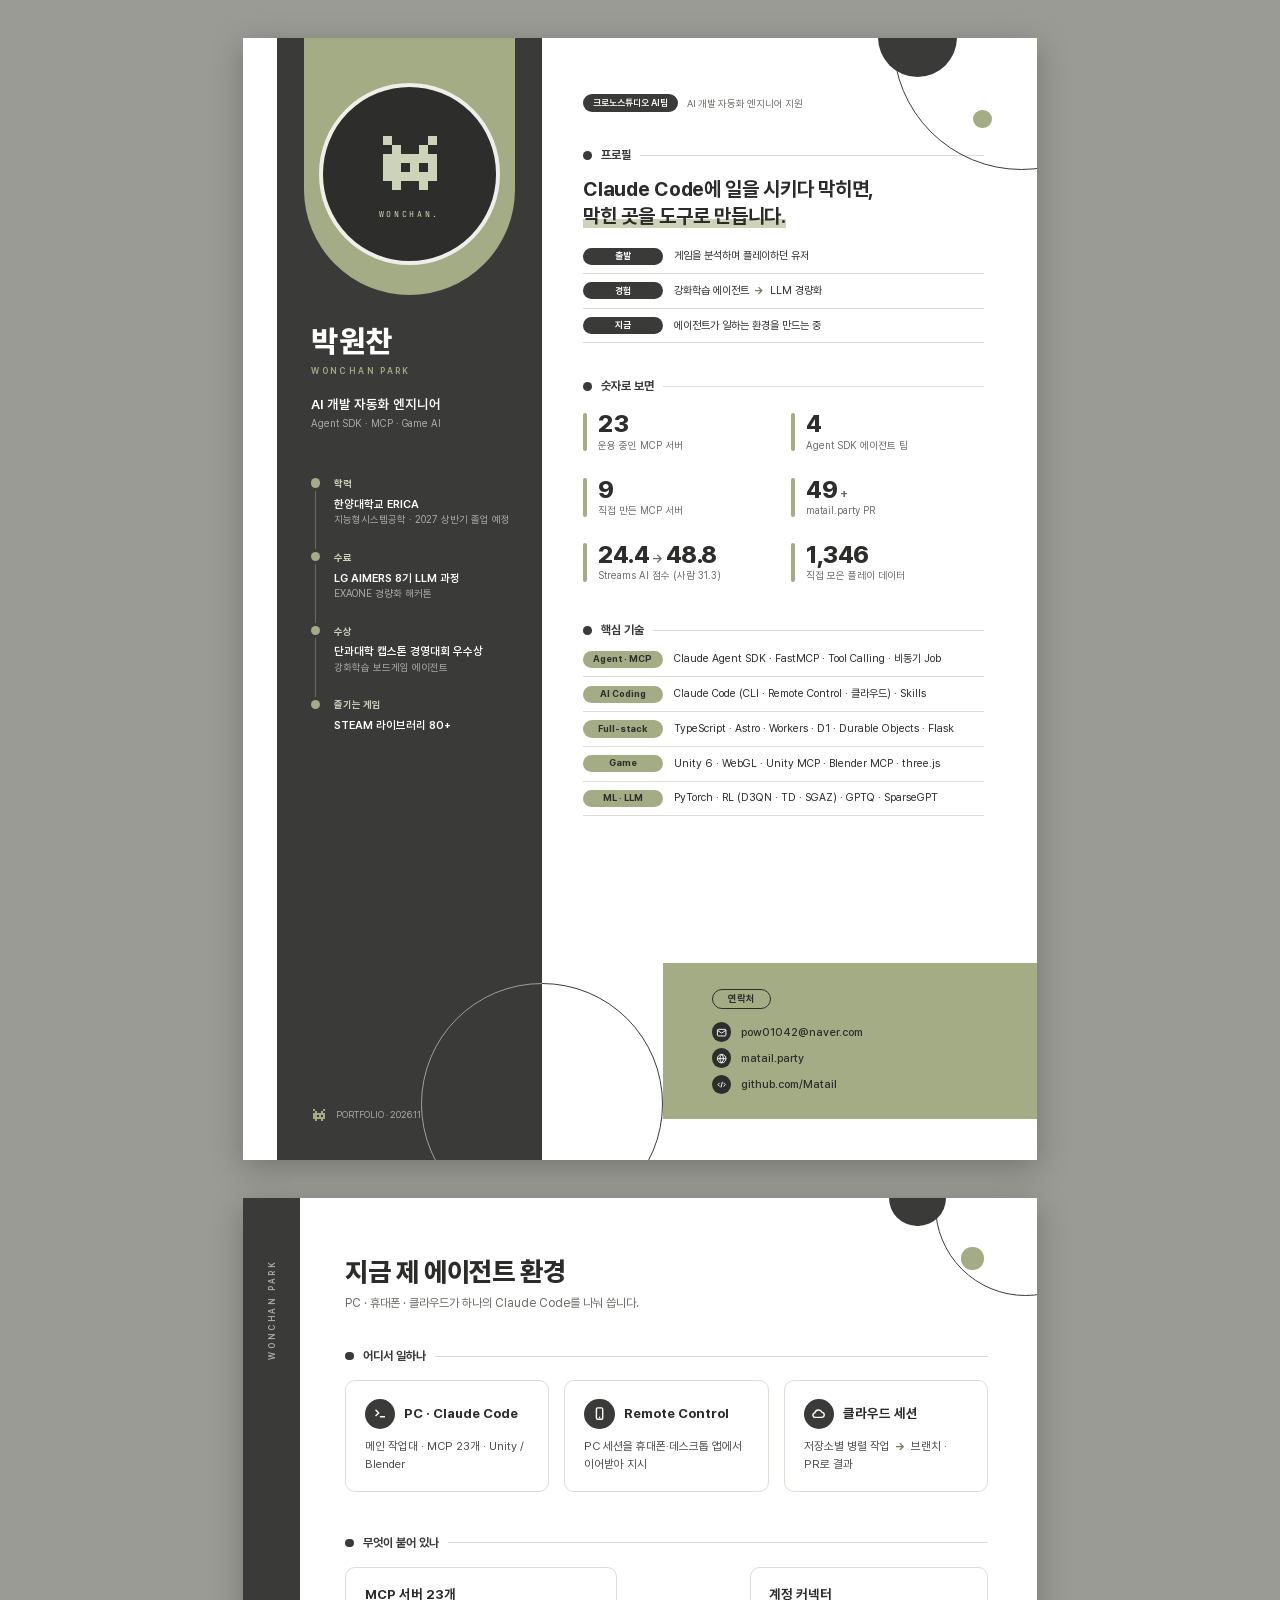
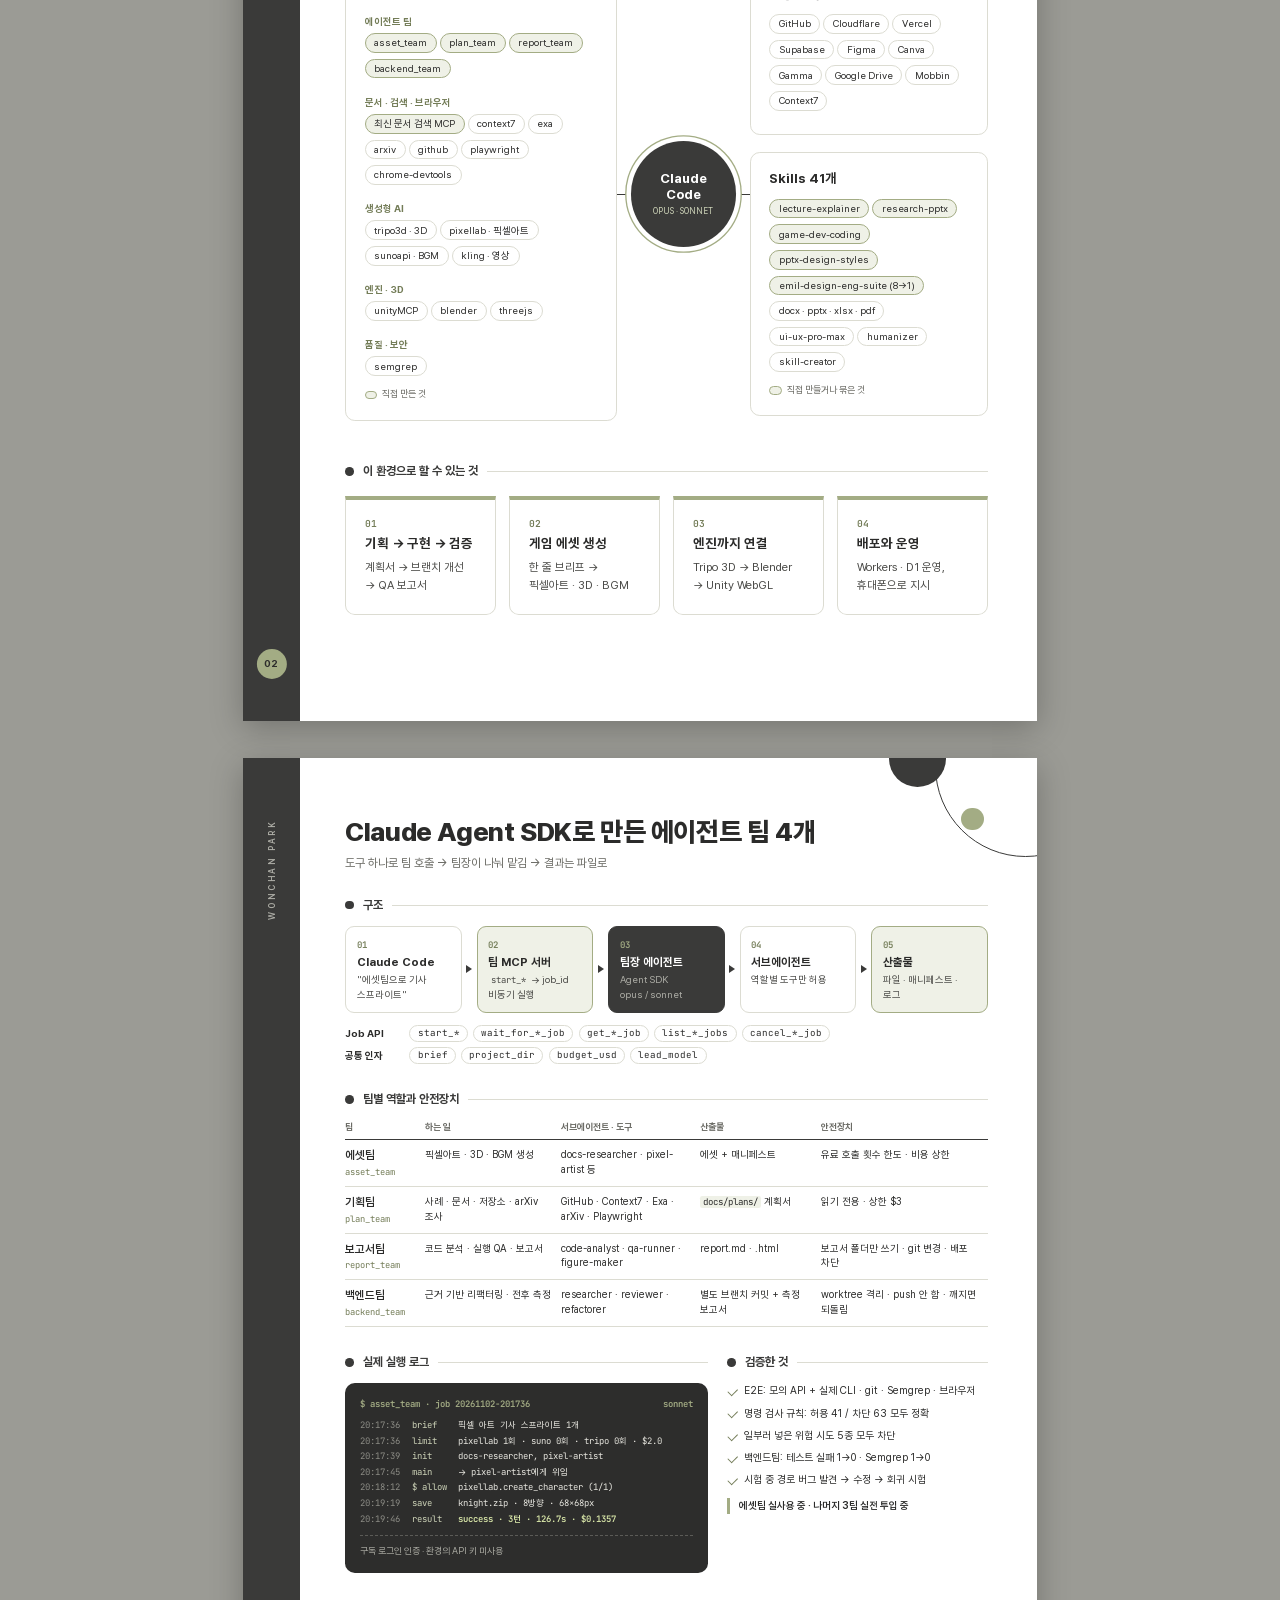
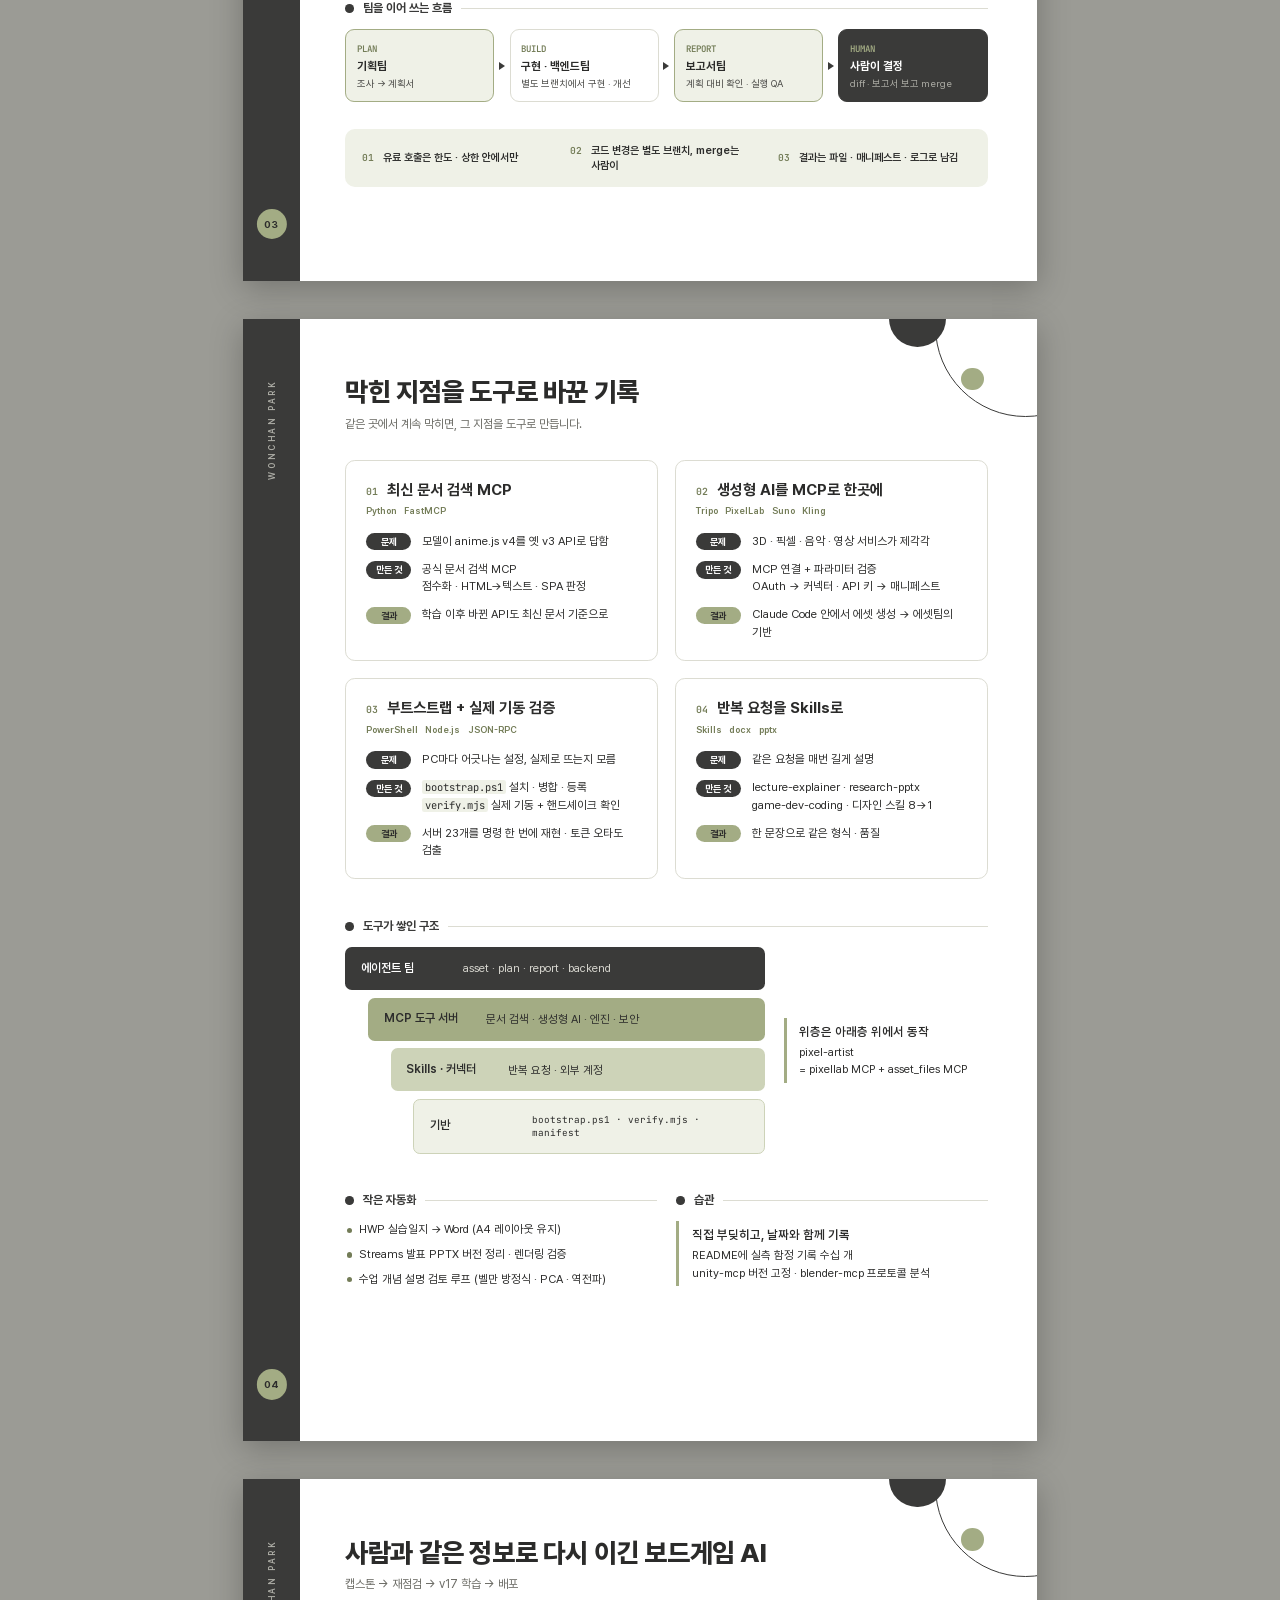
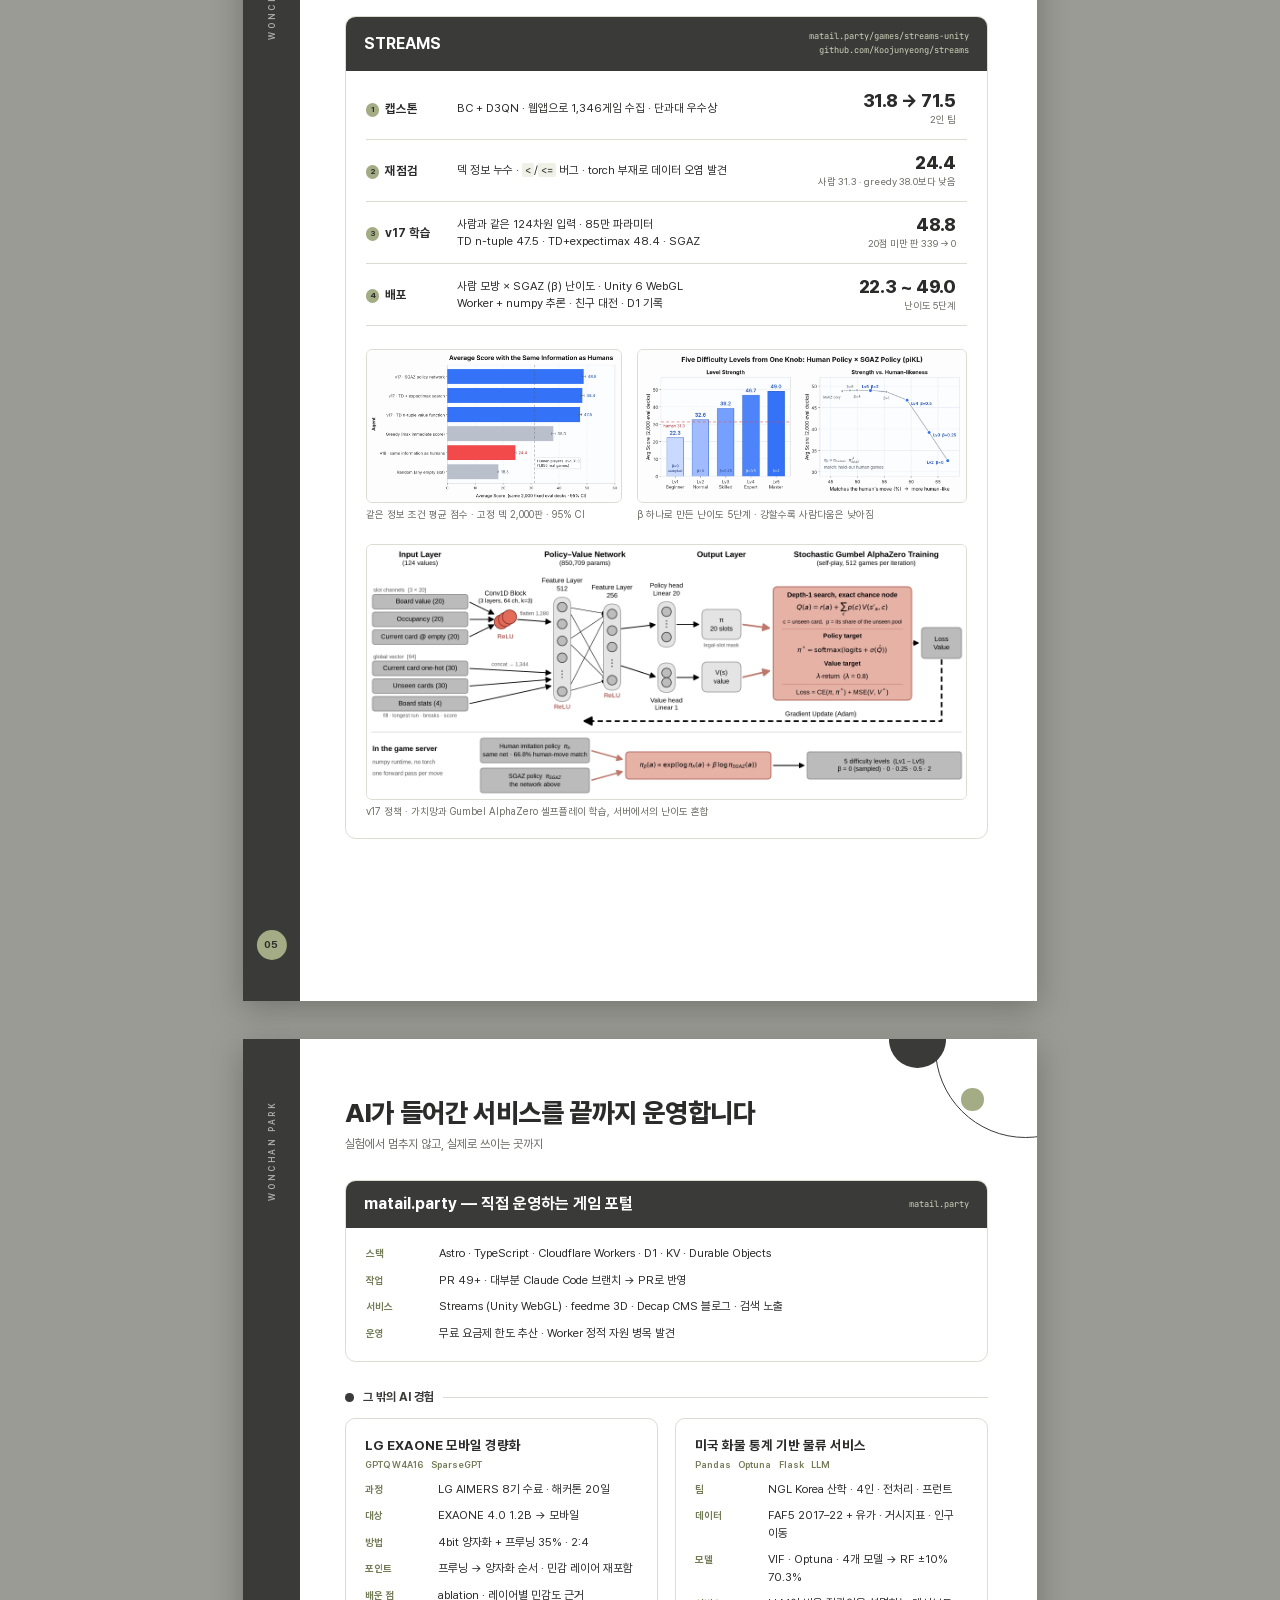
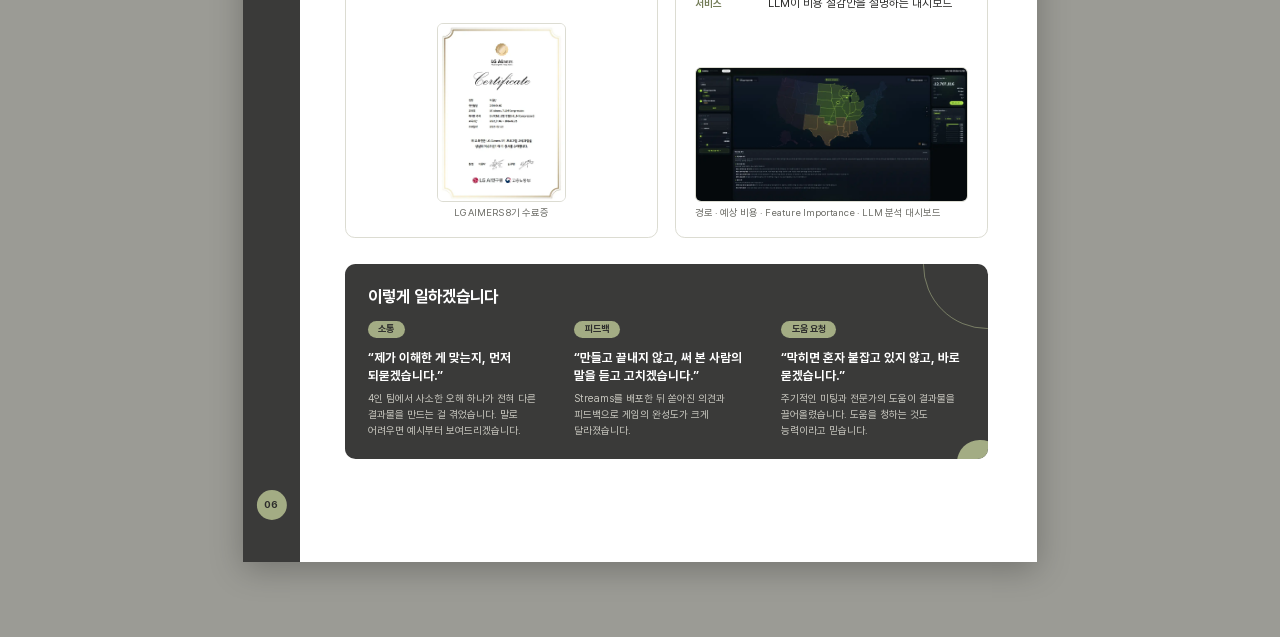
<file: pdf/ai-automation/index.html>
<!doctype html>
<html lang="ko">
<head>
<meta charset="utf-8">
<title>박원찬 — AI 개발 자동화 엔지니어 포트폴리오</title>
<meta name="author" content="박원찬">
<style>
@font-face{font-family:'Pretendard';src:url('fonts/Pretendard-Regular.subset.woff2') format('woff2');font-weight:400;font-style:normal}
@font-face{font-family:'Pretendard';src:url('fonts/Pretendard-Medium.subset.woff2') format('woff2');font-weight:500;font-style:normal}
@font-face{font-family:'Pretendard';src:url('fonts/Pretendard-SemiBold.subset.woff2') format('woff2');font-weight:600;font-style:normal}
@font-face{font-family:'Pretendard';src:url('fonts/Pretendard-Bold.subset.woff2') format('woff2');font-weight:700;font-style:normal}
@font-face{font-family:'Pretendard';src:url('fonts/Pretendard-ExtraBold.subset.woff2') format('woff2');font-weight:800;font-style:normal}
@font-face{font-family:'JBM';src:url('fonts/jetbrains-mono-latin-400-normal.woff2') format('woff2');font-weight:400}
@font-face{font-family:'JBM';src:url('fonts/jetbrains-mono-latin-600-normal.woff2') format('woff2');font-weight:600}
@page{size:A4;margin:0}

:root{
  --ink:#2b2b2a; --char:#3a3a39; --char-2:#2d2d2c;
  --sage:#a3ac84; --sage-d:#737c57; --sage-l:#cdd3b8; --sage-p:#eff1e7;
  --mute:#6b6b65; --line:#dcdcd2; --paper:#fff;
  --side-ink:#efeee8; --side-mute:#adada6;
}
*{box-sizing:border-box;margin:0;padding:0}
html{background:#9b9b95}
body{font-family:'Pretendard',system-ui,sans-serif;color:var(--ink);font-size:8.4pt;line-height:1.55;
  word-break:keep-all;overflow-wrap:break-word;-webkit-print-color-adjust:exact;print-color-adjust:exact}
b,strong{font-weight:600}
.page{width:210mm;height:297mm;position:relative;overflow:hidden;background:var(--paper);break-after:page}
.page:last-child{break-after:auto}
@media screen{body{padding:10mm 0}.page{margin:0 auto 10mm;box-shadow:0 2mm 8mm rgba(0,0,0,.25)}}

.mono{font-family:'JBM','Pretendard',monospace}
.mono,code,.log,.num-k,.no{font-variant-ligatures:none;font-feature-settings:"calt" 0,"liga" 0}
.ring{position:absolute;border:.32mm solid var(--char);border-radius:50%;pointer-events:none}
.disc{position:absolute;border-radius:50%;pointer-events:none}
.muted{color:var(--mute)}
.ar-i{color:var(--sage-d);font-weight:700;margin:0 .6mm}

/* section heading: dot + one Korean label + hairline */
.sh{display:flex;align-items:center;gap:2.4mm;margin-bottom:3mm}
.sh .dot{width:2.3mm;height:2.3mm;border-radius:50%;background:var(--char);flex:none}
.sh .t{font-size:9pt;font-weight:700;color:var(--char);white-space:nowrap}
.sh .rule{flex:1;height:.25mm;background:var(--line)}

.chip{display:inline-block;border:.25mm solid var(--line);border-radius:99mm;padding:.15mm 1.9mm;font-size:6.9pt;
  margin:0 .7mm 1.1mm 0;background:#fff;line-height:1.55;white-space:nowrap}
.chip.own{background:var(--sage-p);border-color:var(--sage)}
.tag{display:inline-block;font-size:6.8pt;color:var(--sage-d);font-weight:600;margin-right:2mm}
code{font-family:'JBM',monospace;font-size:.9em;background:var(--sage-p);padding:0 .8mm;border-radius:.6mm}

/* key–value rows: the main way text is structured */
.kv{display:grid;grid-template-columns:var(--kw,14mm) 1fr;gap:1.5mm 3mm;align-items:baseline}
.kv dt{font-size:7pt;font-weight:700;color:var(--sage-d);white-space:nowrap}
.kv dd{font-size:7.9pt;line-height:1.5}

/* ---------- inner page frame ---------- */
.rail{position:absolute;left:0;top:0;bottom:0;width:15mm;background:var(--char)}
.rail .v{position:absolute;left:50%;top:16mm;transform:translateX(-50%) rotate(180deg);writing-mode:vertical-rl;
  color:var(--side-mute);font-size:6.2pt;letter-spacing:.34em;font-weight:600;white-space:nowrap}
.rail .pn{position:absolute;left:50%;bottom:11mm;transform:translateX(-50%);width:8mm;height:8mm;border-radius:50%;
  background:var(--sage);color:var(--char-2);display:grid;place-items:center;font-weight:700;font-size:7.4pt}
.body{position:absolute;left:15mm;right:0;top:0;bottom:0;padding:15mm 13mm 11mm 12mm}
.ph{position:relative;margin-bottom:7mm;max-width:150mm}
.ph h2{font-size:20pt;font-weight:800;letter-spacing:-.015em;line-height:1.25}
.ph .lead{color:var(--mute);margin-top:1.6mm;font-size:9pt}
.deco-a{width:48mm;height:48mm;right:-21mm;top:-22mm}
.deco-b{width:15mm;height:15mm;right:24mm;top:-7.5mm;background:var(--char)}
.deco-c{width:6mm;height:6mm;right:14mm;top:13mm;background:var(--sage)}
.gap{height:7mm}
.card{border:.28mm solid var(--line);border-radius:2.6mm;padding:3.4mm 3.8mm;background:#fff}
.card h4{font-size:9.2pt;font-weight:700;line-height:1.35}
.card p{font-size:7.9pt;color:#4a4a47;line-height:1.5}
.ico{width:7mm;height:7mm;border-radius:50%;background:var(--char);display:grid;place-items:center;flex:none}
.ico svg{width:4mm;height:4mm}

/* ================= PAGE 1 ================= */
.p1 .side{position:absolute;left:9mm;top:0;bottom:0;width:70mm;background:var(--char);color:var(--side-ink);overflow:hidden;z-index:2}
.p1 .halo{position:absolute;left:7mm;top:0;width:56mm;height:68mm;background:var(--sage);border-radius:0 0 28mm 28mm}
.p1 .avatar{position:absolute;left:11mm;top:12mm;width:48mm;height:48mm;border-radius:50%;background:var(--char-2);
  border:1.1mm solid var(--side-ink);display:flex;flex-direction:column;align-items:center;justify-content:center;gap:2.4mm}
.p1 .avatar svg{width:19mm;height:19mm}
.p1 .avatar .mono{font-size:6.2pt;letter-spacing:.32em;color:var(--sage-l)}
.p1 .who{position:absolute;left:9mm;right:9mm;top:76mm}
.p1 .who h1{font-size:23pt;font-weight:800;color:#fff;letter-spacing:.02em;line-height:1.1}
.p1 .who .en{font-size:6.4pt;letter-spacing:.28em;font-weight:600;color:var(--sage);margin-top:1.6mm;display:block}
.p1 .who .role{margin-top:4.2mm;font-size:10pt;font-weight:600;color:#fff}
.p1 .who .role-sub{font-size:7.6pt;color:var(--side-mute);margin-top:.4mm}
.p1 .tl{position:absolute;left:9mm;right:8mm;top:116mm}
.p1 .tl section{position:relative;padding-left:6mm;padding-bottom:6mm}
.p1 .tl section::before{content:"";position:absolute;left:1.05mm;top:2.8mm;bottom:0;width:.25mm;background:#6c6c67}
.p1 .tl section:last-child::before{display:none}
.p1 .tl h3{color:var(--sage-l);margin-bottom:1.2mm;position:relative;font-size:7.4pt;font-weight:700}
.p1 .tl h3::before{content:"";position:absolute;left:-6mm;top:.6mm;width:2.4mm;height:2.4mm;border-radius:50%;background:var(--sage);box-shadow:0 0 0 .8mm var(--char)}
.p1 .tl b{display:block;font-weight:600;font-size:8.4pt;color:#fff;line-height:1.45}
.p1 .tl span{display:block;font-size:7.5pt;color:var(--side-mute);line-height:1.5}
.p1 .side .ring{border-color:rgba(239,238,232,.55)}
.p1 .side-foot{position:absolute;left:9mm;right:9mm;bottom:10mm;display:flex;align-items:center;gap:2.4mm;color:var(--side-mute);font-size:6.8pt}
.p1 .side-foot svg{width:4.2mm;height:4.2mm}

.p1 main{position:absolute;left:79mm;right:0;top:0;bottom:0;padding:15mm 14mm 0 11mm}
.p1 .kicker{display:flex;align-items:center;gap:2.4mm;font-size:7.4pt;color:var(--mute);margin-bottom:9mm}
.p1 .kicker .pill{background:var(--char);color:#fff;border-radius:99mm;padding:.4mm 2.6mm;font-weight:600;font-size:7pt}
.p1 .headline{font-size:15pt;font-weight:700;line-height:1.38;letter-spacing:-.015em;margin-bottom:4.4mm}
.p1 .headline em{font-style:normal;background:linear-gradient(transparent 62%,var(--sage-l) 62%)}
.p1 .rows .row{display:grid;grid-template-columns:21mm 1fr;align-items:center;gap:3mm;padding:1.7mm 0;border-bottom:.25mm solid var(--line)}
.p1 .rows .row:first-child{padding-top:0}
.p1 .rows .lab{background:var(--sage);color:var(--char-2);border-radius:99mm;font-size:7pt;font-weight:700;text-align:center;padding:.35mm 0}
.p1 .rows.dark .lab{background:var(--char);color:#fff}
.p1 .rows .txt{font-size:8.1pt;line-height:1.5}
.p1 .nums{display:grid;grid-template-columns:1fr 1fr;gap:3.4mm 4mm}
.p1 .num{position:relative;padding:.8mm 0 .8mm 4mm}
.p1 .num::before{content:"";position:absolute;left:0;top:1.4mm;bottom:1.4mm;width:1mm;border-radius:1mm;background:var(--sage)}
.p1 .num .n{font-size:18pt;font-weight:800;letter-spacing:-.02em;line-height:1.15;color:var(--char-2)}
.p1 .num .n small{font-size:9.5pt;font-weight:600;color:var(--mute);margin:0 .6mm}
.p1 .num .l{font-size:7.6pt;color:var(--mute)}
.p1 .contact{position:absolute;right:0;bottom:11mm;width:99mm;background:var(--sage);padding:7mm 10mm 6.5mm 13mm;z-index:3}
.p1 .contact .lab{display:inline-block;border:.3mm solid var(--char-2);border-radius:99mm;padding:.3mm 4mm;font-size:7.4pt;font-weight:700;margin-bottom:3.6mm}
.p1 .contact li{list-style:none;display:flex;align-items:center;gap:2.6mm;font-size:8.4pt;font-weight:500;color:var(--char-2);margin-bottom:1.7mm}
.p1 .contact li:last-child{margin-bottom:0}
.p1 .contact i{width:5.2mm;height:5.2mm;border-radius:50%;background:var(--char-2);display:grid;place-items:center;flex:none}
.p1 .contact i svg{width:3mm;height:3mm}
.p1 .main-ring{left:47mm;top:250mm;width:64mm;height:64mm;z-index:1}
.p1 .side-ring{left:38mm;top:250mm;width:64mm;height:64mm}

/* ================= PAGE 2 ================= */
.surf{display:grid;grid-template-columns:repeat(3,1fr);gap:4mm}
.surf .card .top{display:flex;align-items:center;gap:2.4mm;margin-bottom:1.6mm}
.hub{display:grid;grid-template-columns:68mm 26mm 1fr;gap:3.5mm;align-items:stretch}
.hub .grp{margin-top:1.8mm}
.hub .grp .gl{font-size:6.8pt;font-weight:700;color:var(--sage-d);margin-bottom:.7mm}
.hub .core{position:relative;display:flex;align-items:center;justify-content:center}
.hub .core::before{content:"";position:absolute;left:-3.5mm;right:-3.5mm;top:50%;height:.3mm;background:var(--char)}
.hub .core .c{position:relative;width:26mm;height:26mm;border-radius:50%;background:var(--char);color:#fff;
  display:flex;flex-direction:column;align-items:center;justify-content:center;box-shadow:0 0 0 1.2mm #fff,0 0 0 1.55mm var(--sage)}
.hub .core .c b{font-size:9.4pt;font-weight:700;line-height:1.2;text-align:center}
.hub .core .c span{font-size:6.2pt;color:var(--sage-l);margin-top:.8mm}
.hub .right{display:flex;flex-direction:column;gap:3.5mm}
.legend{font-size:6.8pt;color:var(--mute);display:flex;align-items:center;gap:1.4mm;margin-top:1mm}
.legend i{display:inline-block;width:3.2mm;height:2.2mm;border-radius:99mm;background:var(--sage-p);border:.25mm solid var(--sage)}
.cando{display:grid;grid-template-columns:repeat(4,1fr);gap:3.5mm}
.cando .card{border-top:1.1mm solid var(--sage);border-radius:0 0 2.6mm 2.6mm;padding-top:3mm}
.num-k{font-family:'JBM',monospace;font-size:7.2pt;color:var(--sage-d);font-weight:600}
.cando h4{margin:.4mm 0 1mm}

/* ================= PAGE 3 ================= */
.flow{display:grid;grid-template-columns:1fr 4mm 1fr 4mm 1fr 4mm 1fr 4mm 1fr;align-items:stretch}
.flow.f4{grid-template-columns:1fr 4mm 1fr 4mm 1fr 4mm 1fr}
.flow .n{border:.28mm solid var(--line);border-radius:2.4mm;padding:2.6mm 2.8mm 2.8mm;background:#fff}
.flow .n.dark{background:var(--char);border-color:var(--char);color:#fff}
.flow .n.dark p{color:var(--side-mute)}
.flow .n.sage{background:var(--sage-p);border-color:var(--sage)}
.flow .n .s{font-family:'JBM',monospace;font-size:6.8pt;color:var(--sage-d);font-weight:600}
.flow .n.dark .s{color:var(--sage)}
.flow .n h4{font-size:8.6pt;font-weight:700;line-height:1.3;margin:.4mm 0 .8mm}
.flow .n p{font-size:7.4pt;line-height:1.45;color:#4a4a47}
.flow .ar{display:flex;align-items:center;justify-content:center}
.flow .ar::after{content:"";width:0;height:0;border-left:1.8mm solid var(--char);border-top:1.3mm solid transparent;border-bottom:1.3mm solid transparent}
.api{margin-top:3mm;display:grid;grid-template-columns:17mm 1fr;row-gap:1.2mm;align-items:center}
.api .lbl{font-weight:700;font-size:7.4pt}
.api .row{display:flex;flex-wrap:wrap;gap:1.4mm}
.api .chip{margin:0}
table.t{width:100%;border-collapse:collapse;font-size:7.6pt;line-height:1.45}
table.t th{text-align:left;font-size:7pt;color:var(--mute);font-weight:700;padding:0 2mm 1.4mm 0;border-bottom:.35mm solid var(--char)}
table.t td{vertical-align:top;padding:1.9mm 2.4mm 1.9mm 0;border-bottom:.25mm solid var(--line)}
table.t td:first-child b{font-size:8.6pt;display:block}
table.t td:first-child .mono{font-size:6.6pt;color:var(--sage-d)}
.two{display:grid;grid-template-columns:96mm 1fr;gap:5mm}
.log{background:var(--char-2);color:#e7e6df;border-radius:2.6mm;padding:3.6mm 4mm;font-family:'JBM','Pretendard',monospace;font-size:6.7pt;line-height:1.75}
.log .h{color:var(--sage);font-weight:600;margin-bottom:1.4mm;display:flex;justify-content:space-between}
.log .r{display:grid;grid-template-columns:12.5mm 11mm 1fr;gap:1.2mm}
.log .ts{color:#8d8d86}
.log .k{color:var(--sage-l)}
.log .ok{color:#d8e6a8;font-weight:600}
.log .cap{margin-top:2mm;padding-top:1.8mm;border-top:.25mm dashed #5b5b57;color:#a9a9a1;font-family:'Pretendard',sans-serif;font-size:7pt}
ul.chk{list-style:none}
ul.chk li{position:relative;padding-left:4.4mm;font-size:7.9pt;line-height:1.5;margin-bottom:1.7mm}
ul.chk li::before{content:"";position:absolute;left:.3mm;top:1.25mm;width:2.2mm;height:1.2mm;border-left:.45mm solid var(--sage-d);border-bottom:.45mm solid var(--sage-d);transform:rotate(-45deg)}
.status{margin-top:2.6mm;font-size:7.6pt;font-weight:600;border-left:.8mm solid var(--sage);padding-left:2.4mm}
.band{background:var(--sage-p);border-radius:2.6mm;padding:3.6mm 4.4mm;display:grid;grid-template-columns:repeat(3,1fr);gap:4mm;align-items:center}
.band div{display:flex;gap:2.4mm;align-items:baseline}
.band p{font-size:8pt;font-weight:600;line-height:1.45}

/* ================= PAGE 4 ================= */
.cases{display:grid;grid-template-columns:1fr 1fr;gap:4.5mm}
.case{border:.28mm solid var(--line);border-radius:2.6mm;padding:4mm 4.4mm 4mm}
.case .hd{display:flex;align-items:baseline;gap:2.4mm;margin-bottom:.6mm}
.case .no{font-family:'JBM',monospace;font-size:7.4pt;color:var(--sage-d);font-weight:600}
.case h4{font-size:10.4pt;font-weight:700;line-height:1.35}
.case .tags{margin-bottom:2.6mm}
.case dl{display:grid;grid-template-columns:11mm 1fr;gap:1.8mm 2.4mm}
.case dt{font-size:6.8pt;font-weight:700;color:#fff;background:var(--char);border-radius:99mm;text-align:center;height:4.1mm;line-height:4.1mm;margin-top:.1mm}
.case dt.r{background:var(--sage);color:var(--char-2)}
.case dd{font-size:7.9pt;line-height:1.5}
.stack{display:grid;grid-template-columns:1fr 54mm;gap:5mm;align-items:center}
.stack .lvls{display:flex;flex-direction:column;gap:1.4mm}
.lv{display:grid;grid-template-columns:27mm 1fr;align-items:center;border-radius:1.8mm;padding:2.3mm 3.6mm;font-size:7.8pt;line-height:1.45}
.lv b{font-size:8.4pt}
.lv.a{background:var(--char);color:#fff}
.lv.a span{color:#d9d8d1}
.lv.b{background:var(--sage);color:var(--char-2);margin-left:6mm}
.lv.c{background:var(--sage-l);color:var(--char-2);margin-left:12mm}
.lv.d{background:var(--sage-p);color:var(--char-2);margin-left:18mm;border:.25mm solid var(--sage-l)}
.note{border-left:.8mm solid var(--sage);padding:1mm 0 1mm 3.4mm;font-size:7.8pt;line-height:1.55}
.note b{display:block;font-size:8.6pt;margin-bottom:.8mm}
.small{display:grid;grid-template-columns:1fr 1fr;gap:5mm}
.bul{list-style:none}
.bul li{position:relative;padding-left:3.6mm;font-size:7.9pt;line-height:1.5;margin-bottom:1.4mm}
.bul li::before{content:"";position:absolute;left:.4mm;top:1.7mm;width:1.4mm;height:1.4mm;border-radius:50%;background:var(--sage-d)}

/* ================= PAGE 5 ================= */
.proj{border:.28mm solid var(--line);border-radius:2.8mm;overflow:hidden}
.proj .bar{background:var(--char);color:#fff;padding:3.4mm 4.6mm;display:flex;justify-content:space-between;align-items:center;gap:4mm}
.proj .bar h3{font-size:12pt;font-weight:700;line-height:1.3}
.proj .bar .lk{font-family:'JBM',monospace;font-size:6.5pt;color:var(--sage-l);text-align:right;line-height:1.6;white-space:nowrap}
.proj .in{padding:3.8mm 4.6mm 4.2mm}
table.st{width:100%;border-collapse:collapse}
table.st td{vertical-align:middle;padding:2mm 3mm 2mm 0;border-bottom:.25mm solid var(--line);font-size:7.9pt;line-height:1.45}
table.st tr:first-child td{padding-top:0}
table.st td.k{width:21mm;font-weight:700;font-size:8.4pt;white-space:nowrap}
table.st td.k .sn{display:inline-grid;place-items:center;width:3.6mm;height:3.6mm;border-radius:50%;background:var(--sage);color:var(--char-2);font-size:6pt;font-weight:700;margin-right:1.4mm;vertical-align:.2mm}
table.st td.r{width:43mm;padding-right:0;text-align:right}
table.st td.r b{display:block;font-size:12pt;font-weight:800;letter-spacing:-.02em;line-height:1.2}
table.st td.r span{font-size:6.9pt;color:var(--mute)}
.figs{display:grid;gap:4mm;align-items:start;margin-top:3.6mm}
.figs.v17{grid-template-columns:1.68fr 2.16fr}
.figs.half{grid-template-columns:1fr 1fr}
.figs figure img,figure.wide img,.ofig img{width:100%;display:block;border-radius:1.6mm;border:.25mm solid var(--line)}
.figs figcaption,figure.wide figcaption,.ofig figcaption{font-size:7pt;color:var(--mute);margin-top:1mm;line-height:1.4}
figure.wide{margin-top:3.6mm}

/* ================= PAGE 6 ================= */
.others{display:grid;grid-template-columns:1fr 1fr;gap:4.5mm}
.ocard{display:flex;flex-direction:column}
.ocard .tags{margin:.4mm 0 2mm}
.ofig{margin-top:auto;padding-top:3mm}
.ofig.cert img{width:36mm;margin:0 auto}
.ofig.cert figcaption{text-align:center}

/* ================= closing insights ================= */
.close{position:relative;background:var(--char);color:#fff;border-radius:2.8mm;padding:5.6mm 6mm 5.4mm;overflow:hidden}
.close h3{font-size:12pt;font-weight:700;margin-bottom:3.4mm;line-height:1.35}
.close .ring{border-color:rgba(163,172,132,.6);width:44mm;height:44mm;right:-12mm;top:-14mm}
.close .disc{width:12mm;height:12mm;right:22mm;bottom:-6mm;background:var(--sage)}

/* ---------- per-page scale-up: less text, so give it room ---------- */
.p1 .gap{height:9mm}
.p1 .rows .row{padding:2.2mm 0}
.p1 .nums{gap:4.2mm 4mm}

.p4 .gap{height:10mm}
.p4 .case{padding:5mm 5.2mm}
.p4 .case h4{font-size:11.4pt}
.p4 .case .tags{margin-bottom:3.4mm}
.p4 .case dl{gap:2.8mm 2.8mm;grid-template-columns:12mm 1fr}
.p4 .case dt{font-size:7.2pt;height:4.6mm;line-height:4.6mm}
.p4 .case dd{font-size:8.7pt}
.p4 .lv{padding:3.4mm 4.2mm;font-size:8.5pt}
.p4 .lv b{font-size:9pt}
.p4 .stack .lvls{gap:2mm}
.p4 .note{font-size:8.5pt}
.p4 .note b{font-size:9.2pt}
.p4 .bul li{font-size:8.6pt;margin-bottom:2mm}

.p5 .proj .in{padding:5mm 5.2mm 5.4mm}
.p5 table.st td{padding:3mm 3mm 3mm 0;font-size:8.7pt}
.p5 table.st td.k{font-size:9.2pt;width:24mm}
.p5 table.st td.r b{font-size:13.5pt}
.p5 table.st td.r span{font-size:7.4pt}
.p5 .figs{margin-top:6mm}
.p5 figure.wide{margin-top:6mm}
.p5 .figs figcaption,.p5 figure.wide figcaption{font-size:7.6pt}

.p6 .gap{height:7mm}
.p6 .proj .in{padding:4.6mm 5.2mm 5mm}
.p6 .kv{gap:2.4mm 3.4mm;--kw:16mm}
.p6 .kv dt{font-size:7.6pt}
.p6 .kv dd{font-size:8.7pt}
.p6 .card{padding:4.6mm 5mm}
.p6 .card h4{font-size:10pt}
.p6 .ofig{padding-top:5mm}
.p6 .ofig.cert img{width:34mm}
.p6 .ofig figcaption{font-size:7.4pt}

.close h3{font-size:12.5pt}
.insight .ring{width:34mm;height:34mm;right:-17mm;top:-17mm}
.insight .disc{right:-4mm;bottom:-7mm}
.ins .pj{align-self:flex-start}
.ins{display:grid;grid-template-columns:repeat(3,1fr);gap:6mm;position:relative}
.ins .pj{display:inline-block;background:var(--sage);color:var(--char-2);border-radius:99mm;padding:.3mm 2.8mm;font-size:7.2pt;font-weight:700}
.ins>div{display:flex;flex-direction:column}
.ins .say{margin-top:2.8mm;font-size:9.4pt;font-weight:700;line-height:1.45;color:#fff}
.ins .why{margin-top:1.6mm;font-size:7.7pt;line-height:1.55;color:#c9c8c0}

.p2 .ph{margin-bottom:9mm}
.p2 .gap{height:11mm}
.p2 .sh{margin-bottom:4mm}
.p2 .card{padding:4.6mm 5mm}
.p2 .card h4{font-size:10pt}
.p2 .card p{font-size:8.6pt;line-height:1.55}
.p2 .surf .card .top{margin-bottom:2.4mm}
.p2 .ico{width:8mm;height:8mm}
.p2 .chip{font-size:7.4pt;padding:.3mm 2.2mm;margin:0 .9mm 1.6mm 0}
.p2 .hub{grid-template-columns:72mm 28mm 1fr}
.p2 .hub .grp{margin-top:2.8mm}
.p2 .hub .grp .gl{font-size:7.4pt;margin-bottom:1mm}
.p2 .hub .core .c{width:28mm;height:28mm}
.p2 .hub .core .c b{font-size:10pt}
.p2 .hub .right{gap:4.5mm}
.p2 .legend{font-size:7.2pt;margin-top:1.4mm}
.p2 .cando .card{padding-top:4mm;padding-bottom:5mm}
.p2 .cando h4{margin:.8mm 0 1.6mm}
</style>
</head>
<body>

<!-- ======================================================================
     PAGE 1 — PROFILE
     ====================================================================== -->
<section class="page p1">
  <div class="ring main-ring"></div>

  <aside class="side">
    <div class="halo"></div>
    <div class="avatar">
      <svg viewBox="0 0 8 8" shape-rendering="crispEdges"><path fill="#cdd3b8" d="M1 1h1v1H1zM6 1h1v1H6zM2 2h1v1H2zM5 2h1v1H5zM1 3h6v1H1zM1 4h2v1H1zM4 4h1v1H4zM6 4h1v1H6zM1 5h6v1H1zM2 6h1v1H2zM5 6h1v1H5z"/></svg>
      <span class="mono">WONCHAN.</span>
    </div>
    <div class="who">
      <h1>박원찬</h1>
      <span class="en">WONCHAN PARK</span>
      <p class="role">AI 개발 자동화 엔지니어</p>
      <p class="role-sub">Agent SDK · MCP · Game AI</p>
    </div>
    <div class="tl">
      <section>
        <h3>학력</h3>
        <b>한양대학교 ERICA</b>
        <span>지능형시스템공학 · 2027 상반기 졸업 예정</span>
      </section>
      <section>
        <h3>수료</h3>
        <b>LG AIMERS 8기 LLM 과정</b>
        <span>EXAONE 경량화 해커톤</span>
      </section>
      <section>
        <h3>수상</h3>
        <b>단과대학 캡스톤 경영대회 우수상</b>
        <span>강화학습 보드게임 에이전트</span>
      </section>
      <section>
        <h3>즐기는 게임</h3>
        <b>STEAM 라이브러리 80+</b>
      </section>
    </div>
    <div class="ring side-ring"></div>
    <div class="side-foot">
      <svg viewBox="0 0 8 8" shape-rendering="crispEdges"><path fill="#a3ac84" d="M1 1h1v1H1zM6 1h1v1H6zM2 2h1v1H2zM5 2h1v1H5zM1 3h6v1H1zM1 4h2v1H1zM4 4h1v1H4zM6 4h1v1H6zM1 5h6v1H1zM2 6h1v1H2zM5 6h1v1H5z"/></svg>
      <span>PORTFOLIO · 2026.11</span>
    </div>
  </aside>

  <main>
    <div class="ring" style="width:68mm;height:68mm;right:-30mm;top:-33mm"></div>
    <div class="disc" style="width:21mm;height:21mm;right:21mm;top:-10.5mm;background:var(--char)"></div>
    <div class="disc" style="width:5mm;height:5mm;right:12mm;top:19mm;background:var(--sage)"></div>

    <div class="kicker"><span class="pill">크로노스튜디오 AI팀</span><span>AI 개발 자동화 엔지니어 지원</span></div>

    <div class="sh"><span class="dot"></span><span class="t">프로필</span><span class="rule"></span></div>
    <p class="headline">Claude Code에 일을 시키다 막히면,<br><em>막힌 곳을 도구로 만듭니다.</em></p>
    <div class="rows dark">
      <div class="row"><span class="lab">출발</span><span class="txt">게임을 분석하며 플레이하던 유저</span></div>
      <div class="row"><span class="lab">경험</span><span class="txt">강화학습 에이전트 <span class="ar-i">→</span> LLM 경량화</span></div>
      <div class="row"><span class="lab">지금</span><span class="txt">에이전트가 일하는 환경을 만드는 중</span></div>
    </div>

    <div class="gap"></div>
    <div class="sh"><span class="dot"></span><span class="t">숫자로 보면</span><span class="rule"></span></div>
    <div class="nums">
      <div class="num"><div class="n">23</div><div class="l">운용 중인 MCP 서버</div></div>
      <div class="num"><div class="n">4</div><div class="l">Agent SDK 에이전트 팀</div></div>
      <div class="num"><div class="n">9</div><div class="l">직접 만든 MCP 서버</div></div>
      <div class="num"><div class="n">49<small>+</small></div><div class="l">matail.party PR</div></div>
      <div class="num"><div class="n">24.4<small>→</small>48.8</div><div class="l">Streams AI 점수 (사람 31.3)</div></div>
      <div class="num"><div class="n">1,346</div><div class="l">직접 모은 플레이 데이터</div></div>
    </div>

    <div class="gap"></div>
    <div class="sh"><span class="dot"></span><span class="t">핵심 기술</span><span class="rule"></span></div>
    <div class="rows">
      <div class="row"><span class="lab">Agent · MCP</span><span class="txt">Claude Agent SDK · FastMCP · Tool Calling · 비동기 Job</span></div>
      <div class="row"><span class="lab">AI Coding</span><span class="txt">Claude Code (CLI · Remote Control · 클라우드) · Skills</span></div>
      <div class="row"><span class="lab">Full-stack</span><span class="txt">TypeScript · Astro · Workers · D1 · Durable Objects · Flask</span></div>
      <div class="row"><span class="lab">Game</span><span class="txt">Unity 6 · WebGL · Unity MCP · Blender MCP · three.js</span></div>
      <div class="row"><span class="lab">ML · LLM</span><span class="txt">PyTorch · RL (D3QN · TD · SGAZ) · GPTQ · SparseGPT</span></div>
    </div>
  </main>

  <div class="contact">
    <span class="lab">연락처</span>
    <ul>
      <li><i><svg viewBox="0 0 24 24" fill="none" stroke="#fff" stroke-width="2"><rect x="3" y="5" width="18" height="14" rx="2"/><path d="M3 7l9 6 9-6"/></svg></i>pow01042@naver.com</li>
      <li><i><svg viewBox="0 0 24 24" fill="none" stroke="#fff" stroke-width="2"><circle cx="12" cy="12" r="9"/><path d="M3 12h18M12 3a14 14 0 0 1 0 18M12 3a14 14 0 0 0 0 18"/></svg></i>matail.party</li>
      <li><i><svg viewBox="0 0 24 24" fill="none" stroke="#fff" stroke-width="2"><path d="M8 8l-4 4 4 4M16 8l4 4-4 4M13.5 6l-3 12"/></svg></i>github.com/Matail</li>
    </ul>
  </div>
</section>

<!-- ======================================================================
     PAGE 2 — MY AGENT ENVIRONMENT
     ====================================================================== -->
<section class="page p2">
  <div class="rail"><span class="v">WONCHAN PARK</span><span class="pn">02</span></div>
  <div class="body">
    <div class="ring deco-a"></div><div class="disc deco-b"></div><div class="disc deco-c"></div>

    <header class="ph">
      <h2>지금 제 에이전트 환경</h2>
      <p class="lead">PC · 휴대폰 · 클라우드가 하나의 Claude Code를 나눠 씁니다.</p>
    </header>

    <div class="sh"><span class="dot"></span><span class="t">어디서 일하나</span><span class="rule"></span></div>
    <div class="surf">
      <div class="card">
        <div class="top"><span class="ico"><svg viewBox="0 0 24 24" fill="none" stroke="#fff" stroke-width="2.2"><path d="M4 6l5 5-5 5M11 17h8"/></svg></span><h4>PC · Claude Code</h4></div>
        <p>메인 작업대 · MCP 23개 · Unity / Blender</p>
      </div>
      <div class="card">
        <div class="top"><span class="ico"><svg viewBox="0 0 24 24" fill="none" stroke="#fff" stroke-width="2.2"><rect x="7" y="3" width="10" height="18" rx="2"/><path d="M11 18h2"/></svg></span><h4>Remote Control</h4></div>
        <p>PC 세션을 휴대폰·데스크톱 앱에서 이어받아 지시</p>
      </div>
      <div class="card">
        <div class="top"><span class="ico"><svg viewBox="0 0 24 24" fill="none" stroke="#fff" stroke-width="2.2"><path d="M7 18h10a4 4 0 0 0 .5-7.97A6 6 0 0 0 6.1 11 3.5 3.5 0 0 0 7 18z"/></svg></span><h4>클라우드 세션</h4></div>
        <p>저장소별 병렬 작업 <span class="ar-i">→</span> 브랜치 · PR로 결과</p>
      </div>
    </div>

    <div class="gap"></div>
    <div class="sh"><span class="dot"></span><span class="t">무엇이 붙어 있나</span><span class="rule"></span></div>
    <div class="hub">
      <div class="card">
        <h4>MCP 서버 23개</h4>
        <div class="grp"><div class="gl">에이전트 팀</div>
          <span class="chip own">asset_team</span><span class="chip own">plan_team</span><span class="chip own">report_team</span><span class="chip own">backend_team</span></div>
        <div class="grp"><div class="gl">문서 · 검색 · 브라우저</div>
          <span class="chip own">최신 문서 검색 MCP</span><span class="chip">context7</span><span class="chip">exa</span><span class="chip">arxiv</span><span class="chip">github</span><span class="chip">playwright</span><span class="chip">chrome-devtools</span></div>
        <div class="grp"><div class="gl">생성형 AI</div>
          <span class="chip">tripo3d · 3D</span><span class="chip">pixellab · 픽셀아트</span><span class="chip">sunoapi · BGM</span><span class="chip">kling · 영상</span></div>
        <div class="grp"><div class="gl">엔진 · 3D</div>
          <span class="chip">unityMCP</span><span class="chip">blender</span><span class="chip">threejs</span></div>
        <div class="grp"><div class="gl">품질 · 보안</div>
          <span class="chip">semgrep</span></div>
        <div class="legend"><i></i>직접 만든 것</div>
      </div>
      <div class="core"><div class="c"><b>Claude<br>Code</b><span>OPUS · SONNET</span></div></div>
      <div class="right">
        <div class="card">
          <h4>계정 커넥터</h4>
          <div class="grp">
            <span class="chip">GitHub</span><span class="chip">Cloudflare</span><span class="chip">Vercel</span><span class="chip">Supabase</span><span class="chip">Figma</span><span class="chip">Canva</span><span class="chip">Gamma</span><span class="chip">Google Drive</span><span class="chip">Mobbin</span><span class="chip">Context7</span>
          </div>
        </div>
        <div class="card">
          <h4>Skills 41개</h4>
          <div class="grp">
            <span class="chip own">lecture-explainer</span><span class="chip own">research-pptx</span><span class="chip own">game-dev-coding</span><span class="chip own">pptx-design-styles</span><span class="chip own">emil-design-eng-suite (8→1)</span><span class="chip">docx · pptx · xlsx · pdf</span><span class="chip">ui-ux-pro-max</span><span class="chip">humanizer</span><span class="chip">skill-creator</span>
          </div>
          <div class="legend"><i></i>직접 만들거나 묶은 것</div>
        </div>
      </div>
    </div>

    <div class="gap"></div>
    <div class="sh"><span class="dot"></span><span class="t">이 환경으로 할 수 있는 것</span><span class="rule"></span></div>
    <div class="cando">
      <div class="card"><span class="num-k">01</span><h4>기획 → 구현 → 검증</h4><p>계획서 → 브랜치 개선 → QA 보고서</p></div>
      <div class="card"><span class="num-k">02</span><h4>게임 에셋 생성</h4><p>한 줄 브리프 → 픽셀아트 · 3D · BGM</p></div>
      <div class="card"><span class="num-k">03</span><h4>엔진까지 연결</h4><p>Tripo 3D → Blender → Unity WebGL</p></div>
      <div class="card"><span class="num-k">04</span><h4>배포와 운영</h4><p>Workers · D1 운영, 휴대폰으로 지시</p></div>
    </div>

  </div>
</section>

<!-- ======================================================================
     PAGE 3 — AGENT TEAMS
     ====================================================================== -->
<section class="page">
  <div class="rail"><span class="v">WONCHAN PARK</span><span class="pn">03</span></div>
  <div class="body">
    <div class="ring deco-a"></div><div class="disc deco-b"></div><div class="disc deco-c"></div>

    <header class="ph" style="margin-bottom:6mm">
      <h2>Claude Agent SDK로 만든 에이전트 팀 4개</h2>
      <p class="lead">도구 하나로 팀 호출 → 팀장이 나눠 맡김 → 결과는 파일로</p>
    </header>

    <div class="sh"><span class="dot"></span><span class="t">구조</span><span class="rule"></span></div>
    <div class="flow">
      <div class="n"><span class="s">01</span><h4>Claude Code</h4><p>"에셋팀으로 기사 스프라이트"</p></div>
      <div class="ar"></div>
      <div class="n sage"><span class="s">02</span><h4>팀 MCP 서버</h4><p><code>start_*</code> → job_id<br>비동기 실행</p></div>
      <div class="ar"></div>
      <div class="n dark"><span class="s">03</span><h4>팀장 에이전트</h4><p>Agent SDK<br>opus / sonnet</p></div>
      <div class="ar"></div>
      <div class="n"><span class="s">04</span><h4>서브에이전트</h4><p>역할별 도구만 허용</p></div>
      <div class="ar"></div>
      <div class="n sage"><span class="s">05</span><h4>산출물</h4><p>파일 · 매니페스트 · 로그</p></div>
    </div>
    <div class="api">
      <span class="lbl">Job API</span><div class="row"><span class="chip mono">start_*</span><span class="chip mono">wait_for_*_job</span><span class="chip mono">get_*_job</span><span class="chip mono">list_*_jobs</span><span class="chip mono">cancel_*_job</span></div>
      <span class="lbl">공통 인자</span><div class="row"><span class="chip mono">brief</span><span class="chip mono">project_dir</span><span class="chip mono">budget_usd</span><span class="chip mono">lead_model</span></div>
    </div>

    <div class="gap"></div>
    <div class="sh"><span class="dot"></span><span class="t">팀별 역할과 안전장치</span><span class="rule"></span></div>
    <table class="t">
      <colgroup><col style="width:21mm"><col style="width:36mm"><col style="width:37mm"><col style="width:32mm"><col></colgroup>
      <thead><tr><th>팀</th><th>하는 일</th><th>서브에이전트 · 도구</th><th>산출물</th><th>안전장치</th></tr></thead>
      <tbody>
        <tr><td><b>에셋팀</b><span class="mono">asset_team</span></td><td>픽셀아트 · 3D · BGM 생성</td><td>docs-researcher · pixel-artist 등</td><td>에셋 + 매니페스트</td><td>유료 호출 횟수 한도 · 비용 상한</td></tr>
        <tr><td><b>기획팀</b><span class="mono">plan_team</span></td><td>사례 · 문서 · 저장소 · arXiv 조사</td><td>GitHub · Context7 · Exa · arXiv · Playwright</td><td><code>docs/plans/</code> 계획서</td><td>읽기 전용 · 상한 $3</td></tr>
        <tr><td><b>보고서팀</b><span class="mono">report_team</span></td><td>코드 분석 · 실행 QA · 보고서</td><td>code-analyst · qa-runner · figure-maker</td><td>report.md · .html</td><td>보고서 폴더만 쓰기 · git 변경 · 배포 차단</td></tr>
        <tr><td><b>백엔드팀</b><span class="mono">backend_team</span></td><td>근거 기반 리팩터링 · 전후 측정</td><td>researcher · reviewer · refactorer</td><td>별도 브랜치 커밋 + 측정 보고서</td><td>worktree 격리 · push 안 함 · 깨지면 되돌림</td></tr>
      </tbody>
    </table>

    <div class="gap"></div>
    <div class="two">
      <div>
        <div class="sh"><span class="dot"></span><span class="t">실제 실행 로그</span><span class="rule"></span></div>
        <div class="log">
          <div class="h"><span>$ asset_team · job 20261102-201736</span><span>sonnet</span></div>
          <div class="r"><span class="ts">20:17:36</span><span class="k">brief</span><span>픽셀 아트 기사 스프라이트 1개</span></div>
          <div class="r"><span class="ts">20:17:36</span><span class="k">limit</span><span>pixellab 1회 · suno 0회 · tripo 0회 · $2.0</span></div>
          <div class="r"><span class="ts">20:17:39</span><span class="k">init</span><span>docs-researcher, pixel-artist</span></div>
          <div class="r"><span class="ts">20:17:45</span><span class="k">main</span><span>→ pixel-artist에게 위임</span></div>
          <div class="r"><span class="ts">20:18:12</span><span class="k">$ allow</span><span>pixellab.create_character (1/1)</span></div>
          <div class="r"><span class="ts">20:19:19</span><span class="k">save</span><span>knight.zip · 8방향 · 68×68px</span></div>
          <div class="r"><span class="ts">20:19:46</span><span class="k">result</span><span class="ok">success · 3턴 · 126.7s · $0.1357</span></div>
          <div class="cap">구독 로그인 인증 · 환경의 API 키 미사용</div>
        </div>
      </div>
      <div>
        <div class="sh"><span class="dot"></span><span class="t">검증한 것</span><span class="rule"></span></div>
        <ul class="chk">
          <li>E2E: 모의 API + 실제 CLI · git · Semgrep · 브라우저</li>
          <li>명령 검사 규칙: 허용 41 / 차단 63 모두 정확</li>
          <li>일부러 넣은 위험 시도 5종 모두 차단</li>
          <li>백엔드팀: 테스트 실패 1→0 · Semgrep 1→0</li>
          <li>시험 중 경로 버그 발견 → 수정 → 회귀 시험</li>
        </ul>
        <p class="status">에셋팀 실사용 중 · 나머지 3팀 실전 투입 중</p>
      </div>
    </div>

    <div class="gap"></div>
    <div class="sh"><span class="dot"></span><span class="t">팀을 이어 쓰는 흐름</span><span class="rule"></span></div>
    <div class="flow f4">
      <div class="n sage"><span class="s">PLAN</span><h4>기획팀</h4><p>조사 → 계획서</p></div>
      <div class="ar"></div>
      <div class="n"><span class="s">BUILD</span><h4>구현 · 백엔드팀</h4><p>별도 브랜치에서 구현 · 개선</p></div>
      <div class="ar"></div>
      <div class="n sage"><span class="s">REPORT</span><h4>보고서팀</h4><p>계획 대비 확인 · 실행 QA</p></div>
      <div class="ar"></div>
      <div class="n dark"><span class="s">HUMAN</span><h4>사람이 결정</h4><p>diff · 보고서 보고 merge</p></div>
    </div>

    <div class="gap"></div>
    <div class="band">
      <div><span class="num-k">01</span><p>유료 호출은 한도 · 상한 안에서만</p></div>
      <div><span class="num-k">02</span><p>코드 변경은 별도 브랜치, merge는 사람이</p></div>
      <div><span class="num-k">03</span><p>결과는 파일 · 매니페스트 · 로그로 남김</p></div>
    </div>
  </div>
</section>

<!-- ======================================================================
     PAGE 4 — TOOLING
     ====================================================================== -->
<section class="page p4">
  <div class="rail"><span class="v">WONCHAN PARK</span><span class="pn">04</span></div>
  <div class="body">
    <div class="ring deco-a"></div><div class="disc deco-b"></div><div class="disc deco-c"></div>

    <header class="ph">
      <h2>막힌 지점을 도구로 바꾼 기록</h2>
      <p class="lead">같은 곳에서 계속 막히면, 그 지점을 도구로 만듭니다.</p>
    </header>

    <div class="cases">
      <div class="case">
        <div class="hd"><span class="no">01</span><h4>최신 문서 검색 MCP</h4></div>
        <div class="tags"><span class="tag">Python</span><span class="tag">FastMCP</span></div>
        <dl>
          <dt>문제</dt><dd>모델이 anime.js v4를 옛 v3 API로 답함</dd>
          <dt>만든 것</dt><dd>공식 문서 검색 MCP<br>점수화 · HTML→텍스트 · SPA 판정</dd>
          <dt class="r">결과</dt><dd>학습 이후 바뀐 API도 최신 문서 기준으로</dd>
        </dl>
      </div>
      <div class="case">
        <div class="hd"><span class="no">02</span><h4>생성형 AI를 MCP로 한곳에</h4></div>
        <div class="tags"><span class="tag">Tripo</span><span class="tag">PixelLab</span><span class="tag">Suno</span><span class="tag">Kling</span></div>
        <dl>
          <dt>문제</dt><dd>3D · 픽셀 · 음악 · 영상 서비스가 제각각</dd>
          <dt>만든 것</dt><dd>MCP 연결 + 파라미터 검증<br>OAuth → 커넥터 · API 키 → 매니페스트</dd>
          <dt class="r">결과</dt><dd>Claude Code 안에서 에셋 생성 → 에셋팀의 기반</dd>
        </dl>
      </div>
      <div class="case">
        <div class="hd"><span class="no">03</span><h4>부트스트랩 + 실제 기동 검증</h4></div>
        <div class="tags"><span class="tag">PowerShell</span><span class="tag">Node.js</span><span class="tag">JSON-RPC</span></div>
        <dl>
          <dt>문제</dt><dd>PC마다 어긋나는 설정, 실제로 뜨는지 모름</dd>
          <dt>만든 것</dt><dd><code>bootstrap.ps1</code> 설치 · 병합 · 등록<br><code>verify.mjs</code> 실제 기동 + 핸드셰이크 확인</dd>
          <dt class="r">결과</dt><dd>서버 23개를 명령 한 번에 재현 · 토큰 오타도 검출</dd>
        </dl>
      </div>
      <div class="case">
        <div class="hd"><span class="no">04</span><h4>반복 요청을 Skills로</h4></div>
        <div class="tags"><span class="tag">Skills</span><span class="tag">docx</span><span class="tag">pptx</span></div>
        <dl>
          <dt>문제</dt><dd>같은 요청을 매번 길게 설명</dd>
          <dt>만든 것</dt><dd>lecture-explainer · research-pptx<br>game-dev-coding · 디자인 스킬 8→1</dd>
          <dt class="r">결과</dt><dd>한 문장으로 같은 형식 · 품질</dd>
        </dl>
      </div>
    </div>

    <div class="gap"></div>
    <div class="sh"><span class="dot"></span><span class="t">도구가 쌓인 구조</span><span class="rule"></span></div>
    <div class="stack">
      <div class="lvls">
        <div class="lv a"><b>에이전트 팀</b><span>asset · plan · report · backend</span></div>
        <div class="lv b"><b>MCP 도구 서버</b><span>문서 검색 · 생성형 AI · 엔진 · 보안</span></div>
        <div class="lv c"><b>Skills · 커넥터</b><span>반복 요청 · 외부 계정</span></div>
        <div class="lv d"><b>기반</b><span class="mono" style="font-size:7pt">bootstrap.ps1 · verify.mjs · manifest</span></div>
      </div>
      <div class="note"><b>위층은 아래층 위에서 동작</b>pixel-artist<br>= pixellab MCP + asset_files MCP</div>
    </div>

    <div class="gap"></div>
    <div class="small">
      <div>
        <div class="sh"><span class="dot"></span><span class="t">작은 자동화</span><span class="rule"></span></div>
        <ul class="bul">
          <li>HWP 실습일지 → Word (A4 레이아웃 유지)</li>
          <li>Streams 발표 PPTX 버전 정리 · 렌더링 검증</li>
          <li>수업 개념 설명 검토 루프 (벨만 방정식 · PCA · 역전파)</li>
        </ul>
      </div>
      <div>
        <div class="sh"><span class="dot"></span><span class="t">습관</span><span class="rule"></span></div>
        <div class="note"><b>직접 부딪히고, 날짜와 함께 기록</b>README에 실측 함정 기록 수십 개<br>unity-mcp 버전 고정 · blender-mcp 프로토콜 분석</div>
      </div>
    </div>
  </div>
</section>

<!-- ======================================================================
     PAGE 5 — STREAMS v17
     ====================================================================== -->
<section class="page p5">
  <div class="rail"><span class="v">WONCHAN PARK</span><span class="pn">05</span></div>
  <div class="body">
    <div class="ring deco-a"></div><div class="disc deco-b"></div><div class="disc deco-c"></div>

    <header class="ph" style="margin-bottom:6mm">
      <h2>사람과 같은 정보로 다시 이긴 보드게임 AI</h2>
      <p class="lead">캡스톤 → 재점검 → v17 학습 → 배포</p>
    </header>

    <div class="proj">
      <div class="bar">
        <h3>STREAMS</h3>
        <div class="lk">matail.party/games/streams-unity<br>github.com/Koojunyeong/streams</div>
      </div>
      <div class="in">
        <table class="st">
          <tr><td class="k"><span class="sn">1</span>캡스톤</td><td>BC + D3QN · 웹앱으로 1,346게임 수집 · 단과대 우수상</td><td class="r"><b>31.8 → 71.5</b><span>2인 팀</span></td></tr>
          <tr><td class="k"><span class="sn">2</span>재점검</td><td>덱 정보 누수 · <code>&lt;</code>/<code>&lt;=</code> 버그 · torch 부재로 데이터 오염 발견</td><td class="r"><b>24.4</b><span>사람 31.3 · greedy 38.0보다 낮음</span></td></tr>
          <tr><td class="k"><span class="sn">3</span>v17 학습</td><td>사람과 같은 124차원 입력 · 85만 파라미터<br>TD n-tuple 47.5 · TD+expectimax 48.4 · SGAZ</td><td class="r"><b>48.8</b><span>20점 미만 판 339 → 0</span></td></tr>
          <tr><td class="k"><span class="sn">4</span>배포</td><td>사람 모방 × SGAZ (β) 난이도 · Unity 6 WebGL<br>Worker + numpy 추론 · 친구 대전 · D1 기록</td><td class="r"><b>22.3 ~ 49.0</b><span>난이도 5단계</span></td></tr>
        </table>
        <div class="figs v17">
          <figure><img src="../../assets/img/st17-compare.webp" alt="사람과 같은 정보 조건에서 에이전트별 평균 점수"><figcaption>같은 정보 조건 평균 점수 · 고정 덱 2,000판 · 95% CI</figcaption></figure>
          <figure><img src="../../assets/img/st17-levels.webp" alt="난이도 5단계와 강함-사람다움 균형"><figcaption>β 하나로 만든 난이도 5단계 · 강할수록 사람다움은 낮아짐</figcaption></figure>
        </div>
        <figure class="wide"><img src="../../assets/img/st17-network.webp" alt="v17 정책·가치망과 Gumbel AlphaZero 학습 구조도"><figcaption>v17 정책 · 가치망과 Gumbel AlphaZero 셀프플레이 학습, 서버에서의 난이도 혼합</figcaption></figure>
      </div>
    </div>
  </div>
</section>

<!-- ======================================================================
     PAGE 6 — MORE WORK
     ====================================================================== -->
<section class="page p6">
  <div class="rail"><span class="v">WONCHAN PARK</span><span class="pn">06</span></div>
  <div class="body">
    <div class="ring deco-a"></div><div class="disc deco-b"></div><div class="disc deco-c"></div>

    <header class="ph">
      <h2>AI가 들어간 서비스를 끝까지 운영합니다</h2>
      <p class="lead">실험에서 멈추지 않고, 실제로 쓰이는 곳까지</p>
    </header>

    <div class="proj">
      <div class="bar">
        <h3>matail.party — 직접 운영하는 게임 포털</h3>
        <div class="lk">matail.party</div>
      </div>
      <div class="in">
        <dl class="kv">
          <dt>스택</dt><dd>Astro · TypeScript · Cloudflare Workers · D1 · KV · Durable Objects</dd>
          <dt>작업</dt><dd>PR 49+ · 대부분 Claude Code 브랜치 → PR로 반영</dd>
          <dt>서비스</dt><dd>Streams (Unity WebGL) · feedme 3D · Decap CMS 블로그 · 검색 노출</dd>
          <dt>운영</dt><dd>무료 요금제 한도 추산 · Worker 정적 자원 병목 발견</dd>
        </dl>
      </div>
    </div>

    <div class="gap"></div>
    <div class="sh"><span class="dot"></span><span class="t">그 밖의 AI 경험</span><span class="rule"></span></div>
    <div class="others">
      <div class="card ocard">
        <h4>LG EXAONE 모바일 경량화</h4>
        <div class="tags"><span class="tag">GPTQ W4A16</span><span class="tag">SparseGPT</span></div>
        <dl class="kv">
          <dt>과정</dt><dd>LG AIMERS 8기 수료 · 해커톤 20일</dd>
          <dt>대상</dt><dd>EXAONE 4.0 1.2B → 모바일</dd>
          <dt>방법</dt><dd>4bit 양자화 + 프루닝 35% · 2:4</dd>
          <dt>포인트</dt><dd>프루닝 → 양자화 순서 · 민감 레이어 재포함</dd>
          <dt>배운 점</dt><dd>ablation · 레이어별 민감도 근거</dd>
        </dl>
        <figure class="ofig cert"><img src="../../assets/img/ex-cert.webp" alt="LG AIMERS 8기 수료증"><figcaption>LG AIMERS 8기 수료증</figcaption></figure>
      </div>
      <div class="card ocard">
        <h4>미국 화물 통계 기반 물류 서비스</h4>
        <div class="tags"><span class="tag">Pandas</span><span class="tag">Optuna</span><span class="tag">Flask</span><span class="tag">LLM</span></div>
        <dl class="kv">
          <dt>팀</dt><dd>NGL Korea 산학 · 4인 · 전처리 · 프런트</dd>
          <dt>데이터</dt><dd>FAF5 2017–22 + 유가 · 거시지표 · 인구 이동</dd>
          <dt>모델</dt><dd>VIF · Optuna · 4개 모델 → RF ±10% 70.3%</dd>
          <dt>서비스</dt><dd>LLM이 비용 절감안을 설명하는 대시보드</dd>
        </dl>
        <figure class="ofig"><img src="../../assets/img/fa-dashboard.webp" alt="물류 비용 예측 대시보드"><figcaption>경로 · 예상 비용 · Feature Importance · LLM 분석 대시보드</figcaption></figure>
      </div>
    </div>
    <div class="gap"></div>
    <div class="close insight">
      <div class="ring"></div><div class="disc"></div>
      <h3>이렇게 일하겠습니다</h3>
      <div class="ins">
        <div>
          <span class="pj">소통</span>
          <p class="say">“제가 이해한 게 맞는지, 먼저 되묻겠습니다.”</p>
          <p class="why">4인 팀에서 사소한 오해 하나가 전혀 다른 결과물을 만드는 걸 겪었습니다. 말로 어려우면 예시부터 보여드리겠습니다.</p>
        </div>
        <div>
          <span class="pj">피드백</span>
          <p class="say">“만들고 끝내지 않고, 써 본 사람의 말을 듣고 고치겠습니다.”</p>
          <p class="why">Streams를 배포한 뒤 쏟아진 의견과 피드백으로 게임의 완성도가 크게 달라졌습니다.</p>
        </div>
        <div>
          <span class="pj">도움 요청</span>
          <p class="say">“막히면 혼자 붙잡고 있지 않고, 바로 묻겠습니다.”</p>
          <p class="why">주기적인 미팅과 전문가의 도움이 결과물을 끌어올렸습니다. 도움을 청하는 것도 능력이라고 믿습니다.</p>
        </div>
      </div>
    </div>
  </div>
</section>

</body>
</html>
</file>
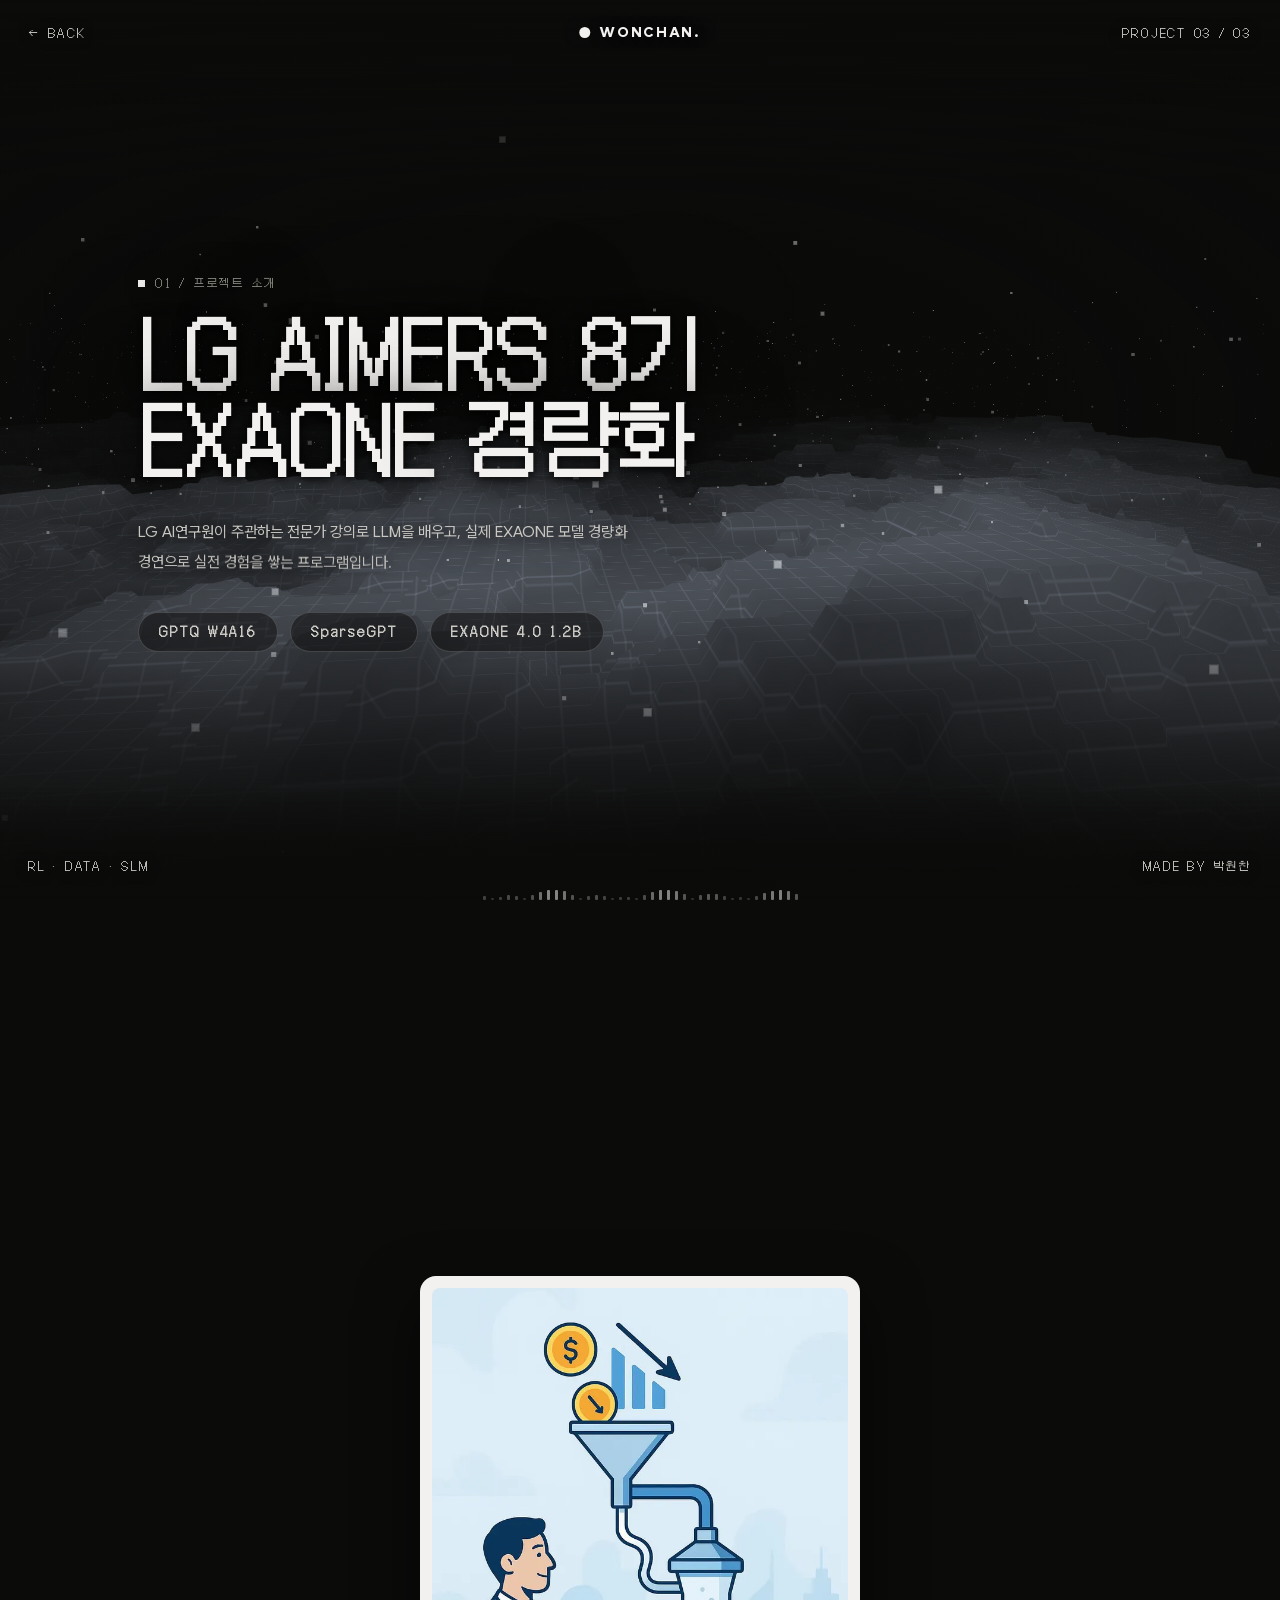
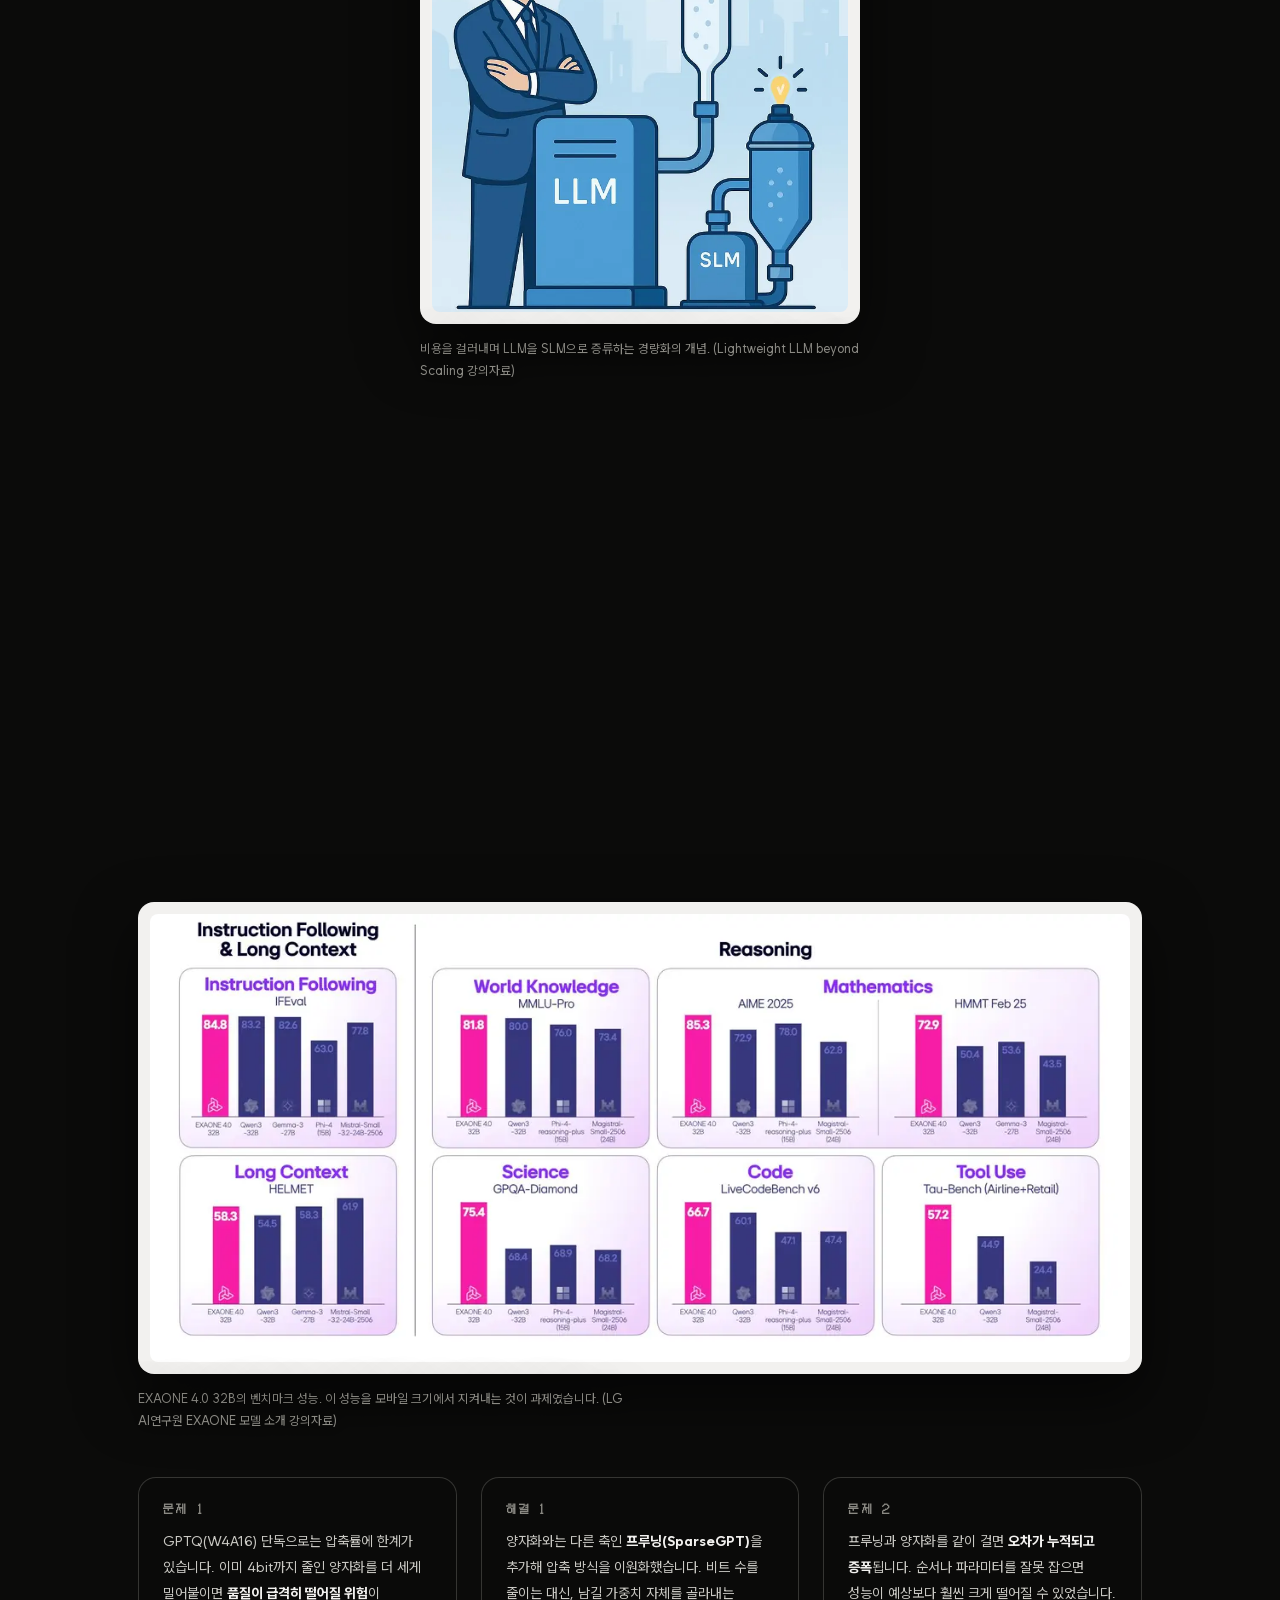
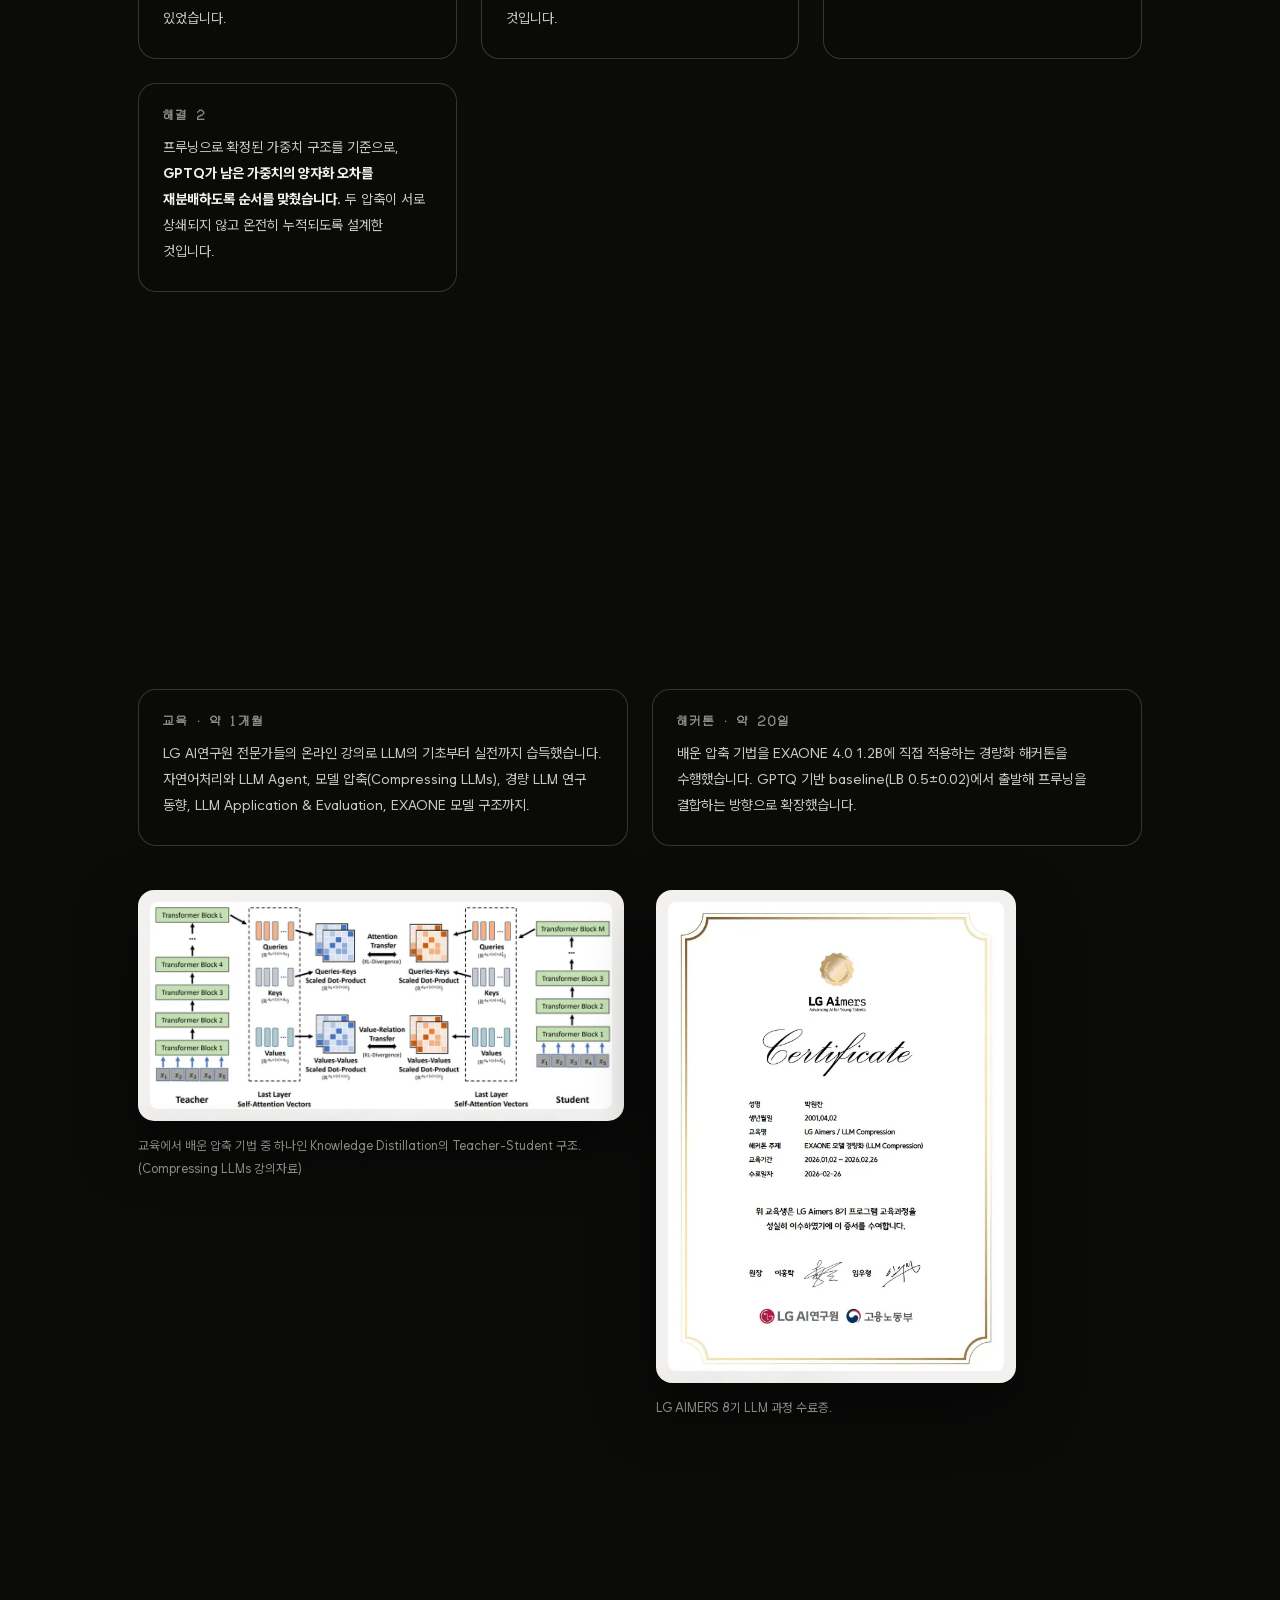
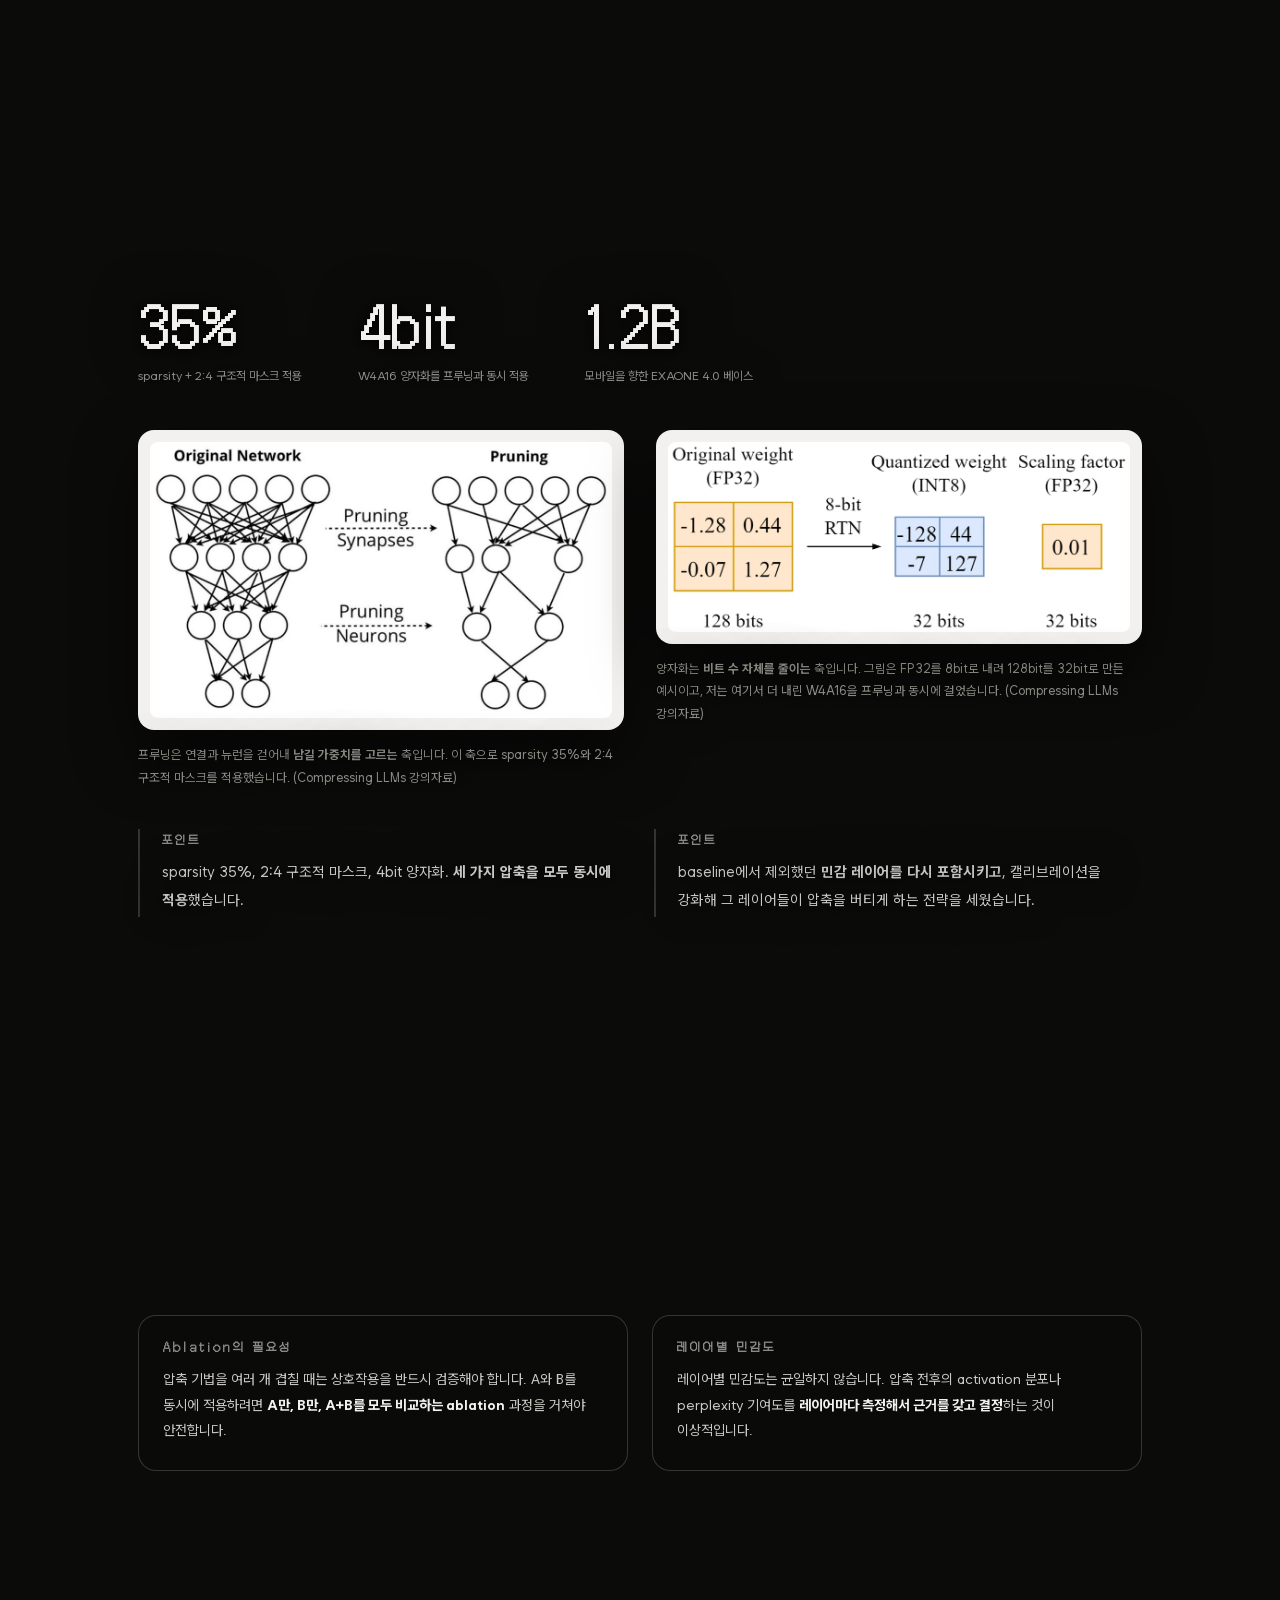
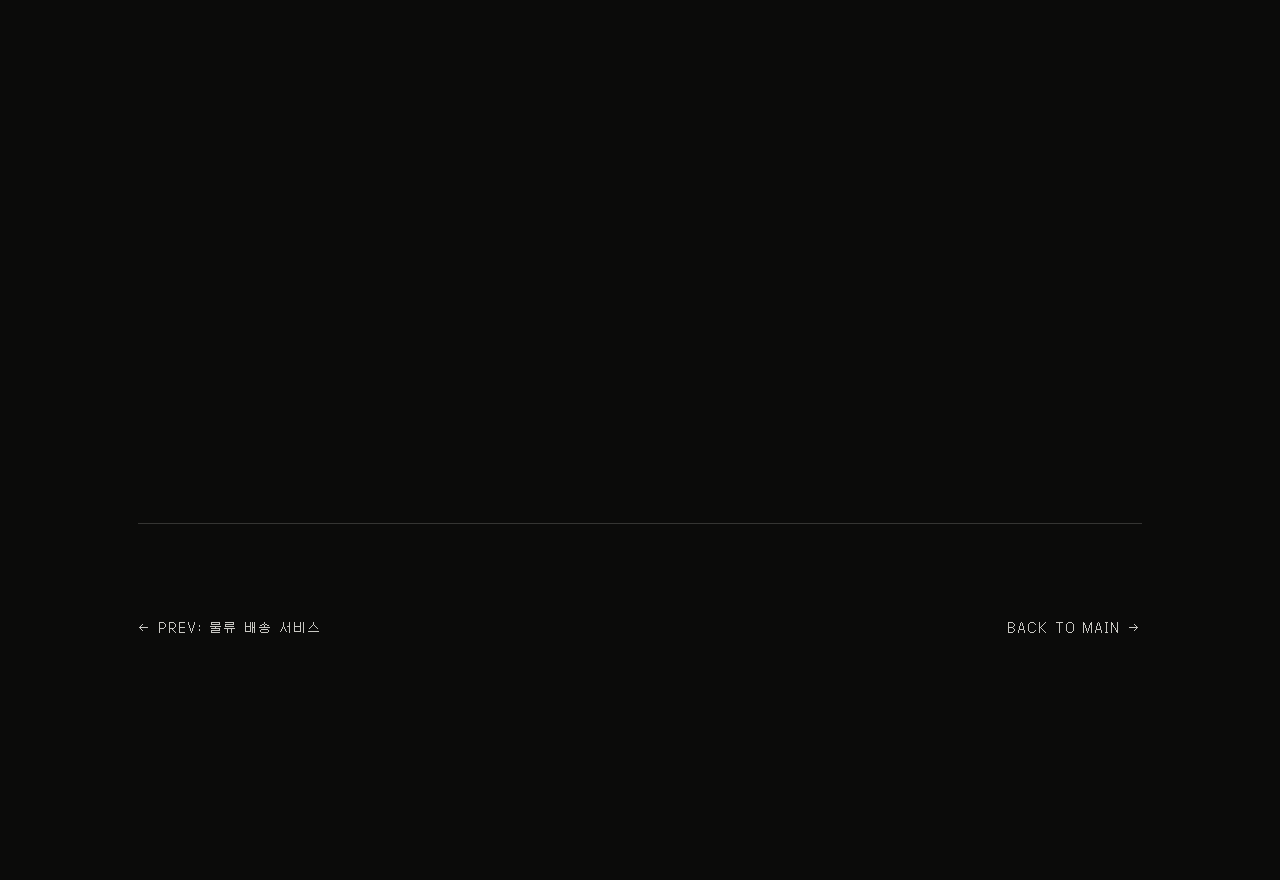
<file: project-exaone.html>
<!doctype html>
<html lang="ko">
<head>
<meta charset="utf-8">
<meta name="viewport" content="width=device-width, initial-scale=1">
<title>LG AIMERS 8기 EXAONE 경량화 — WONCHAN.</title>
<meta name="description" content="GPTQ 양자화와 SparseGPT 프루닝을 함께 건 EXAONE 4.0 1.2B 모바일 경량화.">
<link rel="canonical" href="https://matail.github.io/Portfolio/project-exaone.html">
<meta name="theme-color" content="#0b0b0a">
<meta name="author" content="박원찬">
<link rel="icon" href="data:image/svg+xml,%3Csvg xmlns='http://www.w3.org/2000/svg' viewBox='0 0 8 8'%3E%3Crect width='8' height='8' fill='%230b0b0a'/%3E%3Cpath fill='%23f2f1ef' d='M1 1h1v1H1zM6 1h1v1H6zM2 2h1v1H2zM5 2h1v1H5zM1 3h6v1H1zM1 4h2v1H1zM4 4h1v1H4zM6 4h1v1H6zM1 5h6v1H1zM2 6h1v1H2zM5 6h1v1H5z'/%3E%3C/svg%3E">
<meta property="og:type" content="website">
<meta property="og:site_name" content="WONCHAN. — Game AI Engineer">
<meta property="og:locale" content="ko_KR">
<meta property="og:url" content="https://matail.github.io/Portfolio/project-exaone.html">
<meta property="og:title" content="LG EXAONE 모바일 경량화 — 박원찬">
<meta property="og:description" content="GPTQ 양자화와 SparseGPT 프루닝을 함께 걸어 EXAONE 4.0 1.2B를 경량화했습니다.">
<meta property="og:image" content="https://matail.github.io/Portfolio/assets/img/og.png">
<meta property="og:image:width" content="1200">
<meta property="og:image:height" content="630">
<meta name="twitter:card" content="summary_large_image">
<meta name="twitter:title" content="LG EXAONE 모바일 경량화 — 박원찬">
<meta name="twitter:description" content="GPTQ 양자화와 SparseGPT 프루닝을 함께 걸어 EXAONE 4.0 1.2B를 경량화했습니다.">
<meta name="twitter:image" content="https://matail.github.io/Portfolio/assets/img/og.png">
<!-- the wash must be opaque on the very first paint, or the incoming page
     flashes its own content before the transition script can run -->
<script>try{if(sessionStorage.getItem('wonchan:warp')){document.documentElement.className+=' warping-in';setTimeout(function(){document.documentElement.classList.remove('warping-in')},2600);}}catch(e){}</script>
<style>
html{background:#0b0b0a}
#warp{position:fixed; inset:0; z-index:50; pointer-events:none; opacity:0; background:#0b0b0a}
html.warping-in #warp{opacity:1}
@media (prefers-reduced-motion:reduce){#warp{display:none !important}}
</style>
<link rel="stylesheet" href="assets/font/fonts.css">
<link rel="stylesheet" href="assets/project.css">
<link rel="stylesheet" href="assets/lightbox.css">
</head>
<body data-tint="0.92,0.98,1.11">
<div id="warp" aria-hidden="true"></div>

<canvas id="back" aria-hidden="true"></canvas>
<div id="veil" aria-hidden="true"></div>

<div class="hud tl mono"><a data-warp="left" href="index.html#p-exaone">← BACK</a></div>
<div class="hud tc"><span class="dot"></span><b>WONCHAN.</b></div>
<div class="hud tr mono">PROJECT 03 / 03</div>
<div class="hud bl mono">RL · DATA · SLM</div>
<div class="hud br mono">MADE BY 박원찬</div>
<div class="meter" id="meter" aria-hidden="true"></div>

<main>

  <header class="lead">
    <div class="wrap">
      <span class="kicker mono"><i></i><span data-scramble>01 / 프로젝트 소개</span></span>
      <h1 data-split>LG AIMERS 8기<br>EXAONE 경량화</h1>
      <p data-split>LG AI연구원이 주관하는 전문가 강의로 LLM을 배우고, 실제 EXAONE 모델 경량화 경연으로 실전 경험을 쌓는 프로그램입니다.</p>
      <div class="tags">
        <span class="mono">GPTQ W4A16</span>
        <span class="mono">SparseGPT</span>
        <span class="mono">EXAONE 4.0 1.2B</span>
      </div>
    </div>
  </header>

  <section class="blk">
    <div class="wrap">
      <p class="no mono" data-scramble>02 / 프로젝트 개요</p>
      <h2 data-split>성능은 지키고,<br>코스트는 줄여라</h2>
      <p class="body" data-split>LLM에 대한 전문 교육을 이수한 뒤 주어진 과제는 명확했습니다. <b>모바일 전용 EXAONE 모델을 만들 것.</b> 성능은 유지하거나 향상시키면서, 모델이 요구하는 코스트는 확 줄여야 했습니다.</p>
      <figure style="--pw:440px" class="portrait">
        <div class="shot"><img src="assets/img/ex-slm.webp" alt="LLM을 SLM으로 증류하는 경량화 개념" loading="lazy" width="700" height="1050"></div>
        <figcaption>비용을 걸러내며 LLM을 SLM으로 증류하는 경량화의 개념. (Lightweight LLM beyond Scaling 강의자료)</figcaption>
      </figure>
    </div>
  </section>

  <section class="blk">
    <div class="wrap">
      <p class="no mono" data-scramble>03 / 진행한 일</p>
      <h2 data-split>양자화 하나로는 부족했다,<br>두 개의 압축 축을 겹치다</h2>
      <p class="body" data-split>EXAONE 4.0은 추론·수학·코드 벤치마크에서 동급 모델을 앞서는 강력한 모델이지만, 그만큼 <b>모바일에 이식하기에는 많은 코스트가 필요</b>합니다. 성능은 유지하거나 향상시키면서 모델 자체를 경량화해야 했습니다.</p>
      <figure>
        <div class="shot"><img src="assets/img/ex-benchmark.webp" alt="EXAONE 4.0 벤치마크" loading="lazy" width="1150" height="526"></div>
        <figcaption>EXAONE 4.0 32B의 벤치마크 성능. 이 성능을 모바일 크기에서 지켜내는 것이 과제였습니다. (LG AI연구원 EXAONE 모델 소개 강의자료)</figcaption>
      </figure>
      <div class="cards">
        <article>
          <h3>문제 1</h3>
          <p>GPTQ(W4A16) 단독으로는 압축률에 한계가 있습니다. 이미 4bit까지 줄인 양자화를 더 세게 밀어붙이면 <b>품질이 급격히 떨어질 위험</b>이 있었습니다.</p>
        </article>
        <article>
          <h3>해결 1</h3>
          <p>양자화와는 다른 축인 <b>프루닝(SparseGPT)</b>을 추가해 압축 방식을 이원화했습니다. 비트 수를 줄이는 대신, 남길 가중치 자체를 골라내는 것입니다.</p>
        </article>
        <article>
          <h3>문제 2</h3>
          <p>프루닝과 양자화를 같이 걸면 <b>오차가 누적되고 증폭</b>됩니다. 순서나 파라미터를 잘못 잡으면 성능이 예상보다 훨씬 크게 떨어질 수 있었습니다.</p>
        </article>
        <article>
          <h3>해결 2</h3>
          <p>프루닝으로 확정된 가중치 구조를 기준으로, <b>GPTQ가 남은 가중치의 양자화 오차를 재분배하도록 순서를 맞췄습니다.</b> 두 압축이 서로 상쇄되지 않고 온전히 누적되도록 설계한 것입니다.</p>
        </article>
      </div>
    </div>
  </section>

  <section class="blk">
    <div class="wrap">
      <p class="no mono" data-scramble>04 / 과정</p>
      <h2 data-split>한 달의 교육,<br>20일의 해커톤</h2>
      <div class="cards">
        <article>
          <h3>교육 · 약 1개월</h3>
          <p>LG AI연구원 전문가들의 온라인 강의로 LLM의 기초부터 실전까지 습득했습니다. 자연어처리와 LLM Agent, 모델 압축(Compressing LLMs), 경량 LLM 연구 동향, LLM Application &amp; Evaluation, EXAONE 모델 구조까지.</p>
        </article>
        <article>
          <h3>해커톤 · 약 20일</h3>
          <p>배운 압축 기법을 EXAONE 4.0 1.2B에 직접 적용하는 경량화 해커톤을 수행했습니다. GPTQ 기반 baseline(LB 0.5±0.02)에서 출발해 프루닝을 결합하는 방향으로 확장했습니다.</p>
        </article>
      </div>
      <div class="figs">
        <figure>
          <div class="shot"><img src="assets/img/ex-distill.webp" alt="Knowledge Distillation Teacher-Student 구조" loading="lazy" width="1050" height="472"></div>
          <figcaption>교육에서 배운 압축 기법 중 하나인 Knowledge Distillation의 Teacher-Student 구조. (Compressing LLMs 강의자료)</figcaption>
        </figure>
        <figure style="--pw:360px" class="portrait">
          <div class="shot"><img src="assets/img/ex-cert.webp" alt="LG AIMERS 8기 수료증" loading="lazy" width="558" height="780"></div>
          <figcaption>LG AIMERS 8기 LLM 과정 수료증.</figcaption>
        </figure>
      </div>
    </div>
  </section>

  <section class="blk">
    <div class="wrap">
      <p class="no mono" data-scramble>05 / 결과물</p>
      <h2 data-split>양자화와 프루닝을<br>동시에 건 EXAONE 4.0</h2>
      <p class="body" data-split>EXAONE 4.0 모델에 <b>GPTQ 양자화와 SparseGPT 프루닝을 함께 적용</b>해 경량화를 완료했습니다.</p>
      <div class="metrics">
        <div><b>35%</b><span>sparsity + 2:4 구조적 마스크 적용</span></div>
        <div><b>4bit</b><span>W4A16 양자화를 프루닝과 동시 적용</span></div>
        <div><b>1.2B</b><span>모바일을 향한 EXAONE 4.0 베이스</span></div>
      </div>
      <div class="figs">
        <figure>
          <div class="shot"><img src="assets/img/ex-prune.webp" alt="네트워크 프루닝 개념도" loading="lazy" width="1000" height="598"></div>
          <figcaption>프루닝은 연결과 뉴런을 걷어내 <b>남길 가중치를 고르는</b> 축입니다. 이 축으로 sparsity 35%와 2:4 구조적 마스크를 적용했습니다. (Compressing LLMs 강의자료)</figcaption>
        </figure>
        <figure>
          <div class="shot"><img src="assets/img/ex-quant.webp" alt="균일 양자화 개념도" loading="lazy" width="1000" height="411"></div>
          <figcaption>양자화는 <b>비트 수 자체를 줄이는</b> 축입니다. 그림은 FP32를 8bit로 내려 128bit를 32bit로 만든 예시이고, 저는 여기서 더 내린 W4A16을 프루닝과 동시에 걸었습니다. (Compressing LLMs 강의자료)</figcaption>
        </figure>
      </div>
      <div class="notes">
        <div class="note">
          <h3>포인트</h3>
          <p>sparsity 35%, 2:4 구조적 마스크, 4bit 양자화. <b>세 가지 압축을 모두 동시에 적용</b>했습니다.</p>
        </div>
        <div class="note">
          <h3>포인트</h3>
          <p>baseline에서 제외했던 <b>민감 레이어를 다시 포함시키고</b>, 캘리브레이션을 강화해 그 레이어들이 압축을 버티게 하는 전략을 세웠습니다.</p>
        </div>
      </div>
    </div>
  </section>

  <section class="blk">
    <div class="wrap">
      <p class="no mono" data-scramble>06 / 배운 점</p>
      <h2 data-split>겹쳐 쓰는 압축에는<br>반드시 검증이 필요하다</h2>
      <div class="cards">
        <article>
          <h3>Ablation의 필요성</h3>
          <p>압축 기법을 여러 개 겹칠 때는 상호작용을 반드시 검증해야 합니다. A와 B를 동시에 적용하려면 <b>A만, B만, A+B를 모두 비교하는 ablation</b> 과정을 거쳐야 안전합니다.</p>
        </article>
        <article>
          <h3>레이어별 민감도</h3>
          <p>레이어별 민감도는 균일하지 않습니다. 압축 전후의 activation 분포나 perplexity 기여도를 <b>레이어마다 측정해서 근거를 갖고 결정</b>하는 것이 이상적입니다.</p>
        </article>
      </div>
    </div>
  </section>

  <section class="blk">
    <div class="wrap">
      <p class="no mono" data-scramble>07 / 나의 역량</p>
      <h2 data-split>게임이 돌아가는 그 기기에서<br>돌아가는 AI를 만들기 위해</h2>
      <p class="body" data-split>게임 AI는 결국 <b>유저의 기기 위에서 돌아가야</b> 합니다. 서버 코스트와 온디바이스 성능 사이에서 모델을 다이어트시키는 이 경험은, 게임 속 SLM 기반 NPC와 시스템을 현실적인 비용으로 구현하는 데 바로 이어지는 역량이라고 생각합니다.</p>
      <p class="body" data-split>기법을 아는 것과 <b>기법들을 안전하게 조합하는 것은 다른 능력</b>입니다. ablation으로 검증하고, 레이어 민감도를 근거로 결정하는 태도로 팀의 모델 경량화와 최적화에 기여하겠습니다.</p>

      <nav class="pager">
        <a data-warp="left" href="project-faf5.html">← PREV: 물류 배송 서비스</a>
        <a data-warp="left" href="index.html#p-exaone">BACK TO MAIN →</a>
      </nav>
    </div>
  </section>

</main>

<script src="assets/vendor/three.min.js"></script>
<script src="assets/project.js"></script>
<script src="assets/lightbox.js"></script>
<script src="assets/warp.js"></script>
</body>
</html>
</file>
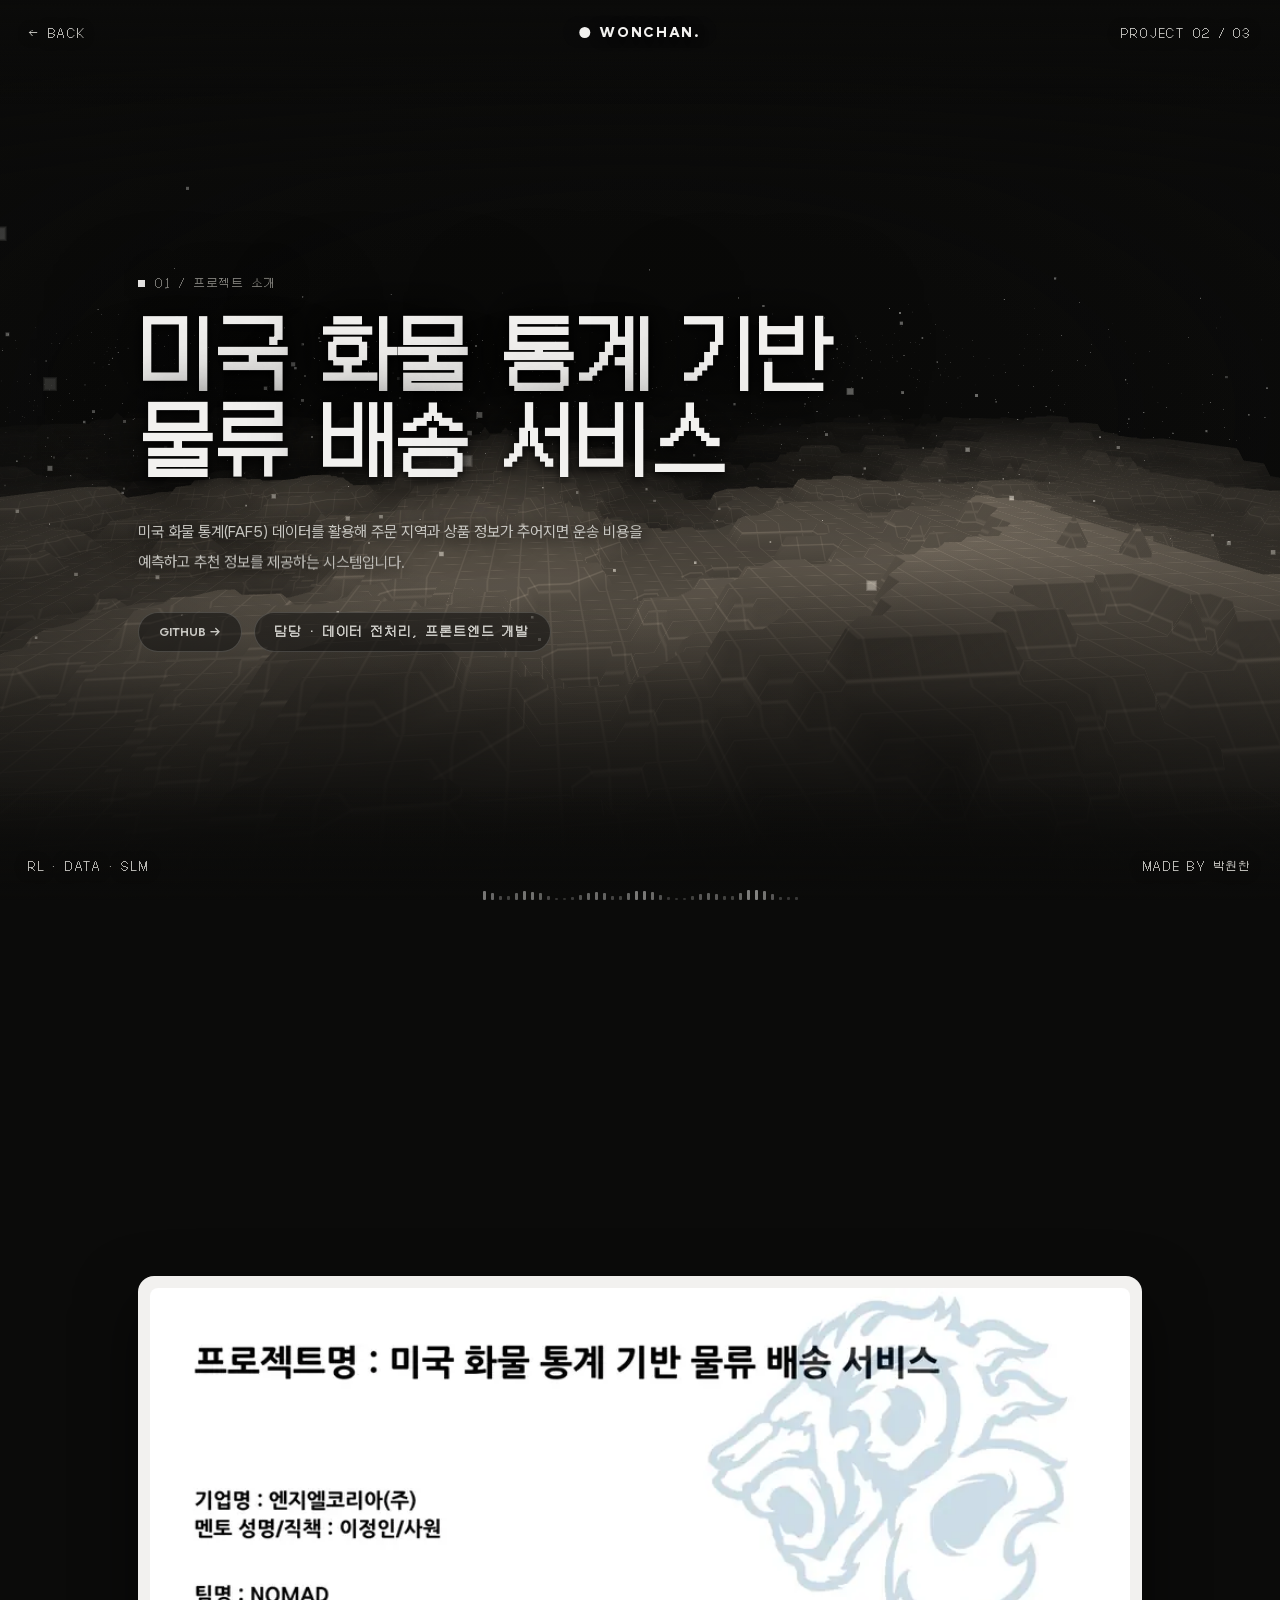
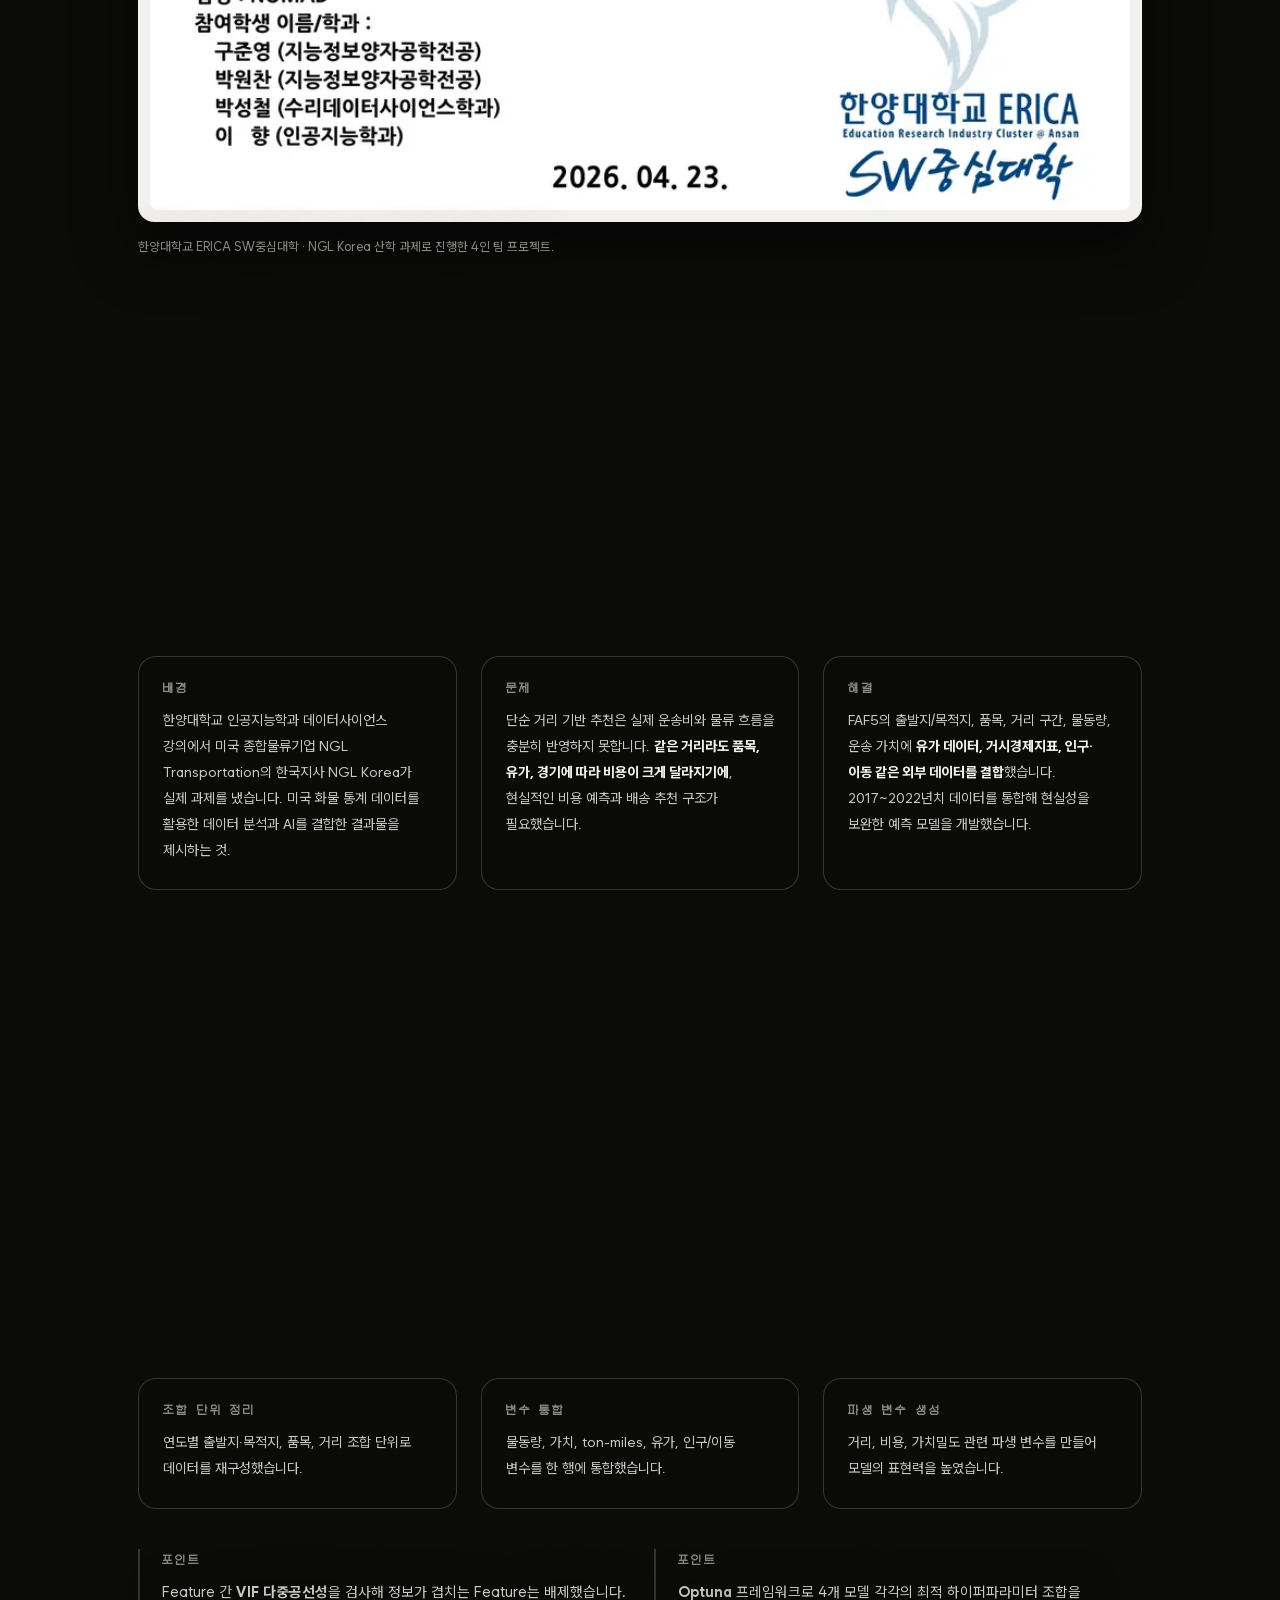
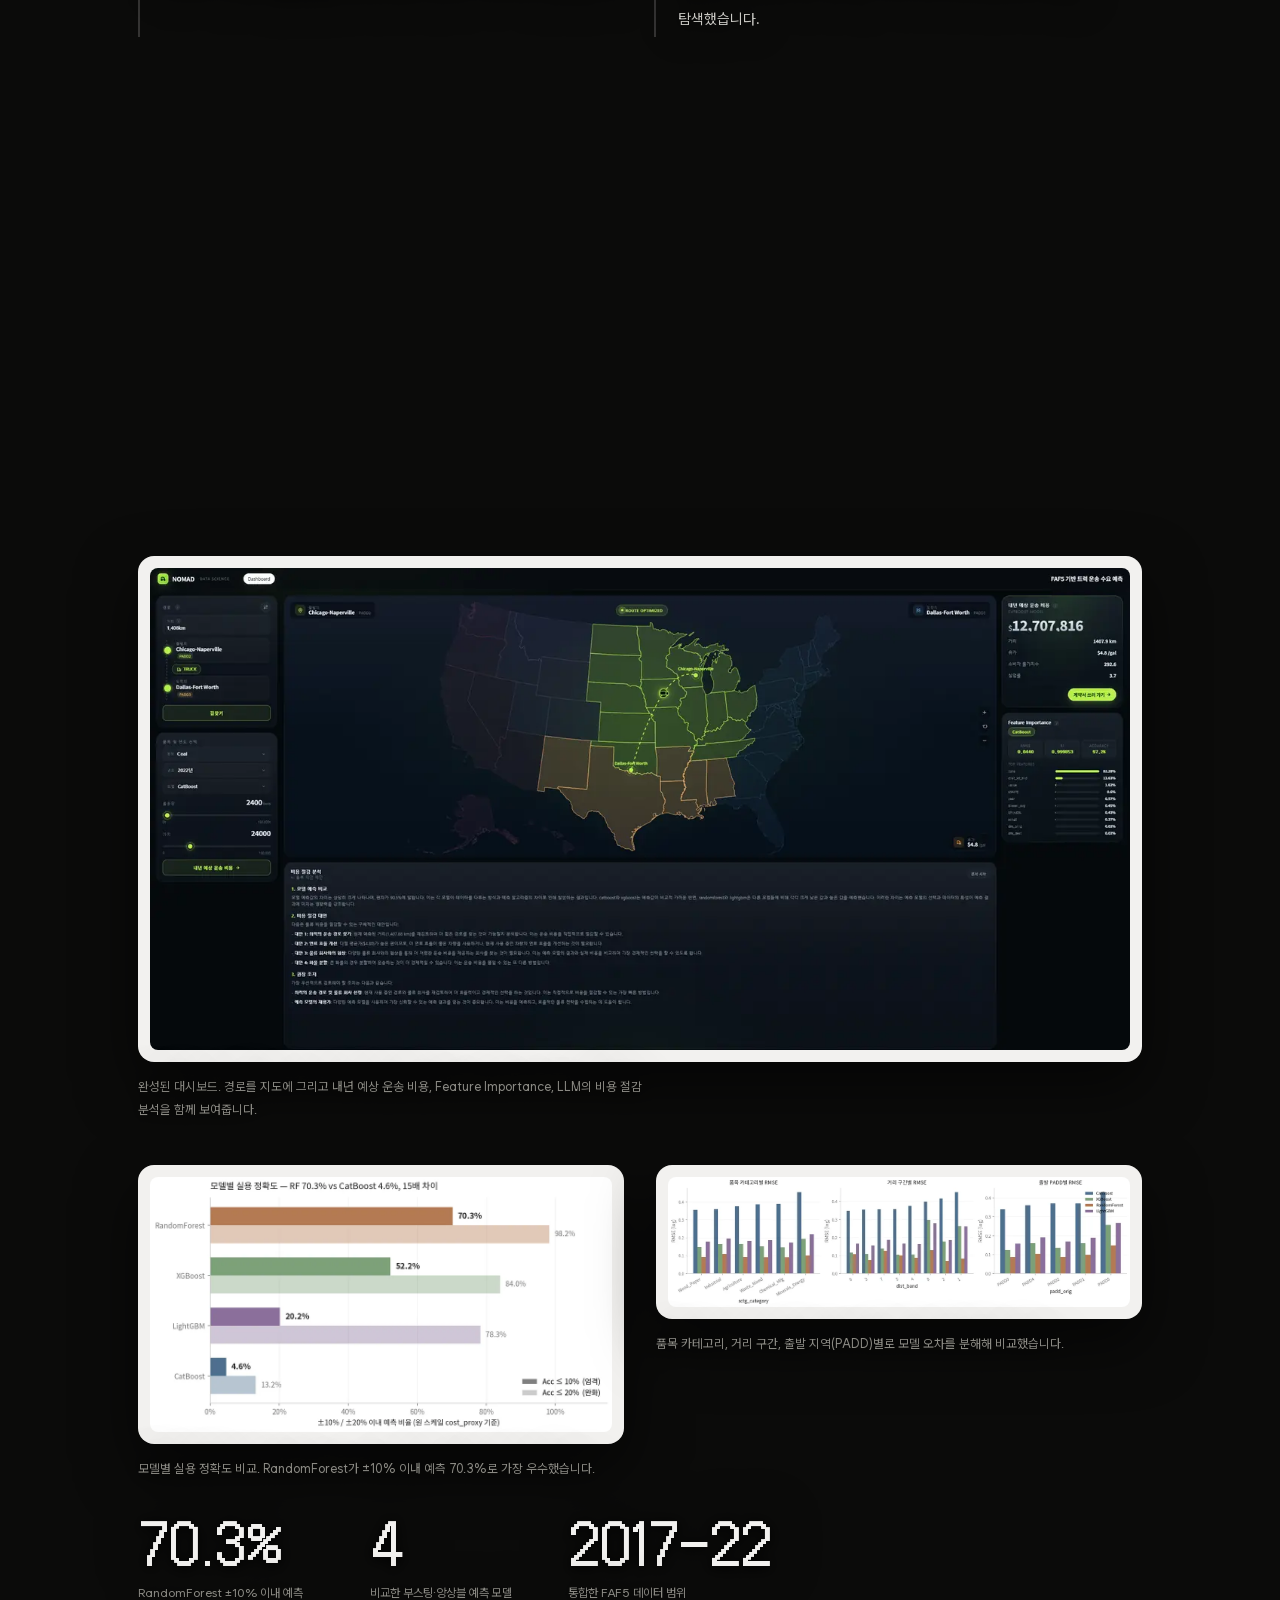
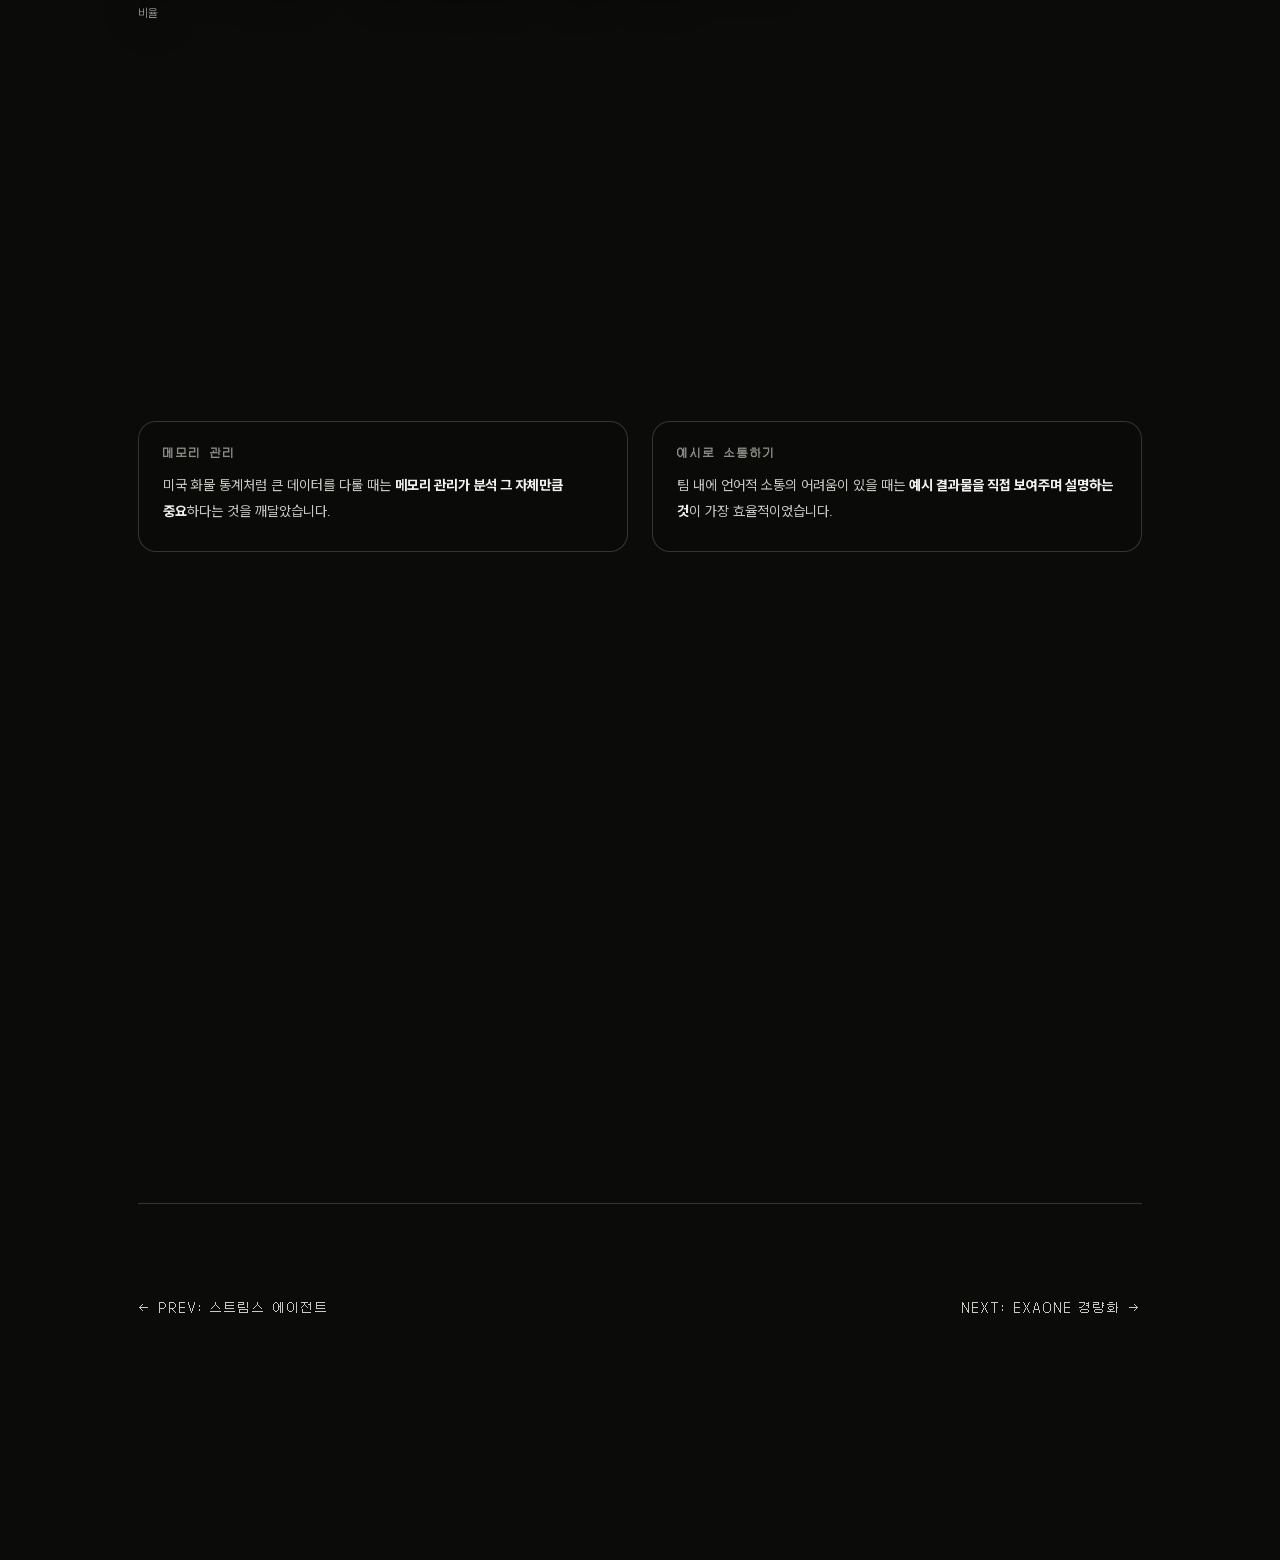
<file: project-faf5.html>
<!doctype html>
<html lang="ko">
<head>
<meta charset="utf-8">
<meta name="viewport" content="width=device-width, initial-scale=1">
<title>미국 화물 통계 기반 물류 배송 서비스 — WONCHAN.</title>
<meta name="description" content="FAF5 화물 통계를 정제해 운송 비용을 예측하고 LLM이 대안을 설명하는 대시보드.">
<link rel="canonical" href="https://matail.github.io/Portfolio/project-faf5.html">
<meta name="theme-color" content="#0b0b0a">
<meta name="author" content="박원찬">
<link rel="icon" href="data:image/svg+xml,%3Csvg xmlns='http://www.w3.org/2000/svg' viewBox='0 0 8 8'%3E%3Crect width='8' height='8' fill='%230b0b0a'/%3E%3Cpath fill='%23f2f1ef' d='M1 1h1v1H1zM6 1h1v1H6zM2 2h1v1H2zM5 2h1v1H5zM1 3h6v1H1zM1 4h2v1H1zM4 4h1v1H4zM6 4h1v1H6zM1 5h6v1H1zM2 6h1v1H2zM5 6h1v1H5z'/%3E%3C/svg%3E">
<meta property="og:type" content="website">
<meta property="og:site_name" content="WONCHAN. — Game AI Engineer">
<meta property="og:locale" content="ko_KR">
<meta property="og:url" content="https://matail.github.io/Portfolio/project-faf5.html">
<meta property="og:title" content="미국 화물 통계 기반 물류 배송 서비스 — 박원찬">
<meta property="og:description" content="FAF5 데이터를 정제해 운송 비용을 예측하고, LLM이 절감 대안을 설명하는 대시보드.">
<meta property="og:image" content="https://matail.github.io/Portfolio/assets/img/og.png">
<meta property="og:image:width" content="1200">
<meta property="og:image:height" content="630">
<meta name="twitter:card" content="summary_large_image">
<meta name="twitter:title" content="미국 화물 통계 기반 물류 배송 서비스 — 박원찬">
<meta name="twitter:description" content="FAF5 데이터를 정제해 운송 비용을 예측하고, LLM이 절감 대안을 설명하는 대시보드.">
<meta name="twitter:image" content="https://matail.github.io/Portfolio/assets/img/og.png">
<!-- the wash must be opaque on the very first paint, or the incoming page
     flashes its own content before the transition script can run -->
<script>try{if(sessionStorage.getItem('wonchan:warp')){document.documentElement.className+=' warping-in';setTimeout(function(){document.documentElement.classList.remove('warping-in')},2600);}}catch(e){}</script>
<style>
html{background:#0b0b0a}
#warp{position:fixed; inset:0; z-index:50; pointer-events:none; opacity:0; background:#0b0b0a}
html.warping-in #warp{opacity:1}
@media (prefers-reduced-motion:reduce){#warp{display:none !important}}
</style>
<link rel="stylesheet" href="assets/font/fonts.css">
<link rel="stylesheet" href="assets/project.css">
<link rel="stylesheet" href="assets/lightbox.css">
</head>
<body data-tint="1.09,1.00,0.90">
<div id="warp" aria-hidden="true"></div>

<canvas id="back" aria-hidden="true"></canvas>
<div id="veil" aria-hidden="true"></div>

<div class="hud tl mono"><a data-warp="left" href="index.html#p-faf5">← BACK</a></div>
<div class="hud tc"><span class="dot"></span><b>WONCHAN.</b></div>
<div class="hud tr mono">PROJECT 02 / 03</div>
<div class="hud bl mono">RL · DATA · SLM</div>
<div class="hud br mono">MADE BY 박원찬</div>
<div class="meter" id="meter" aria-hidden="true"></div>

<main>

  <header class="lead">
    <div class="wrap">
      <span class="kicker mono"><i></i><span data-scramble>01 / 프로젝트 소개</span></span>
      <h1 data-split>미국 화물 통계 기반<br>물류 배송 서비스</h1>
      <p data-split>미국 화물 통계(FAF5) 데이터를 활용해 주문 지역과 상품 정보가 주어지면 운송 비용을 예측하고 추천 정보를 제공하는 시스템입니다.</p>
      <div class="tags">
        <a href="https://github.com/NOMADATASCIENCE/FAF5_Features/tree/develop" target="_blank" rel="noopener">GITHUB →</a>
        <span class="mono">담당 · 데이터 전처리, 프론트엔드 개발</span>
      </div>
    </div>
  </header>

  <section class="blk">
    <div class="wrap">
      <p class="no mono" data-scramble>02 / 프로젝트 개요</p>
      <h2 data-split>트럭 데이터로<br>운송 시스템을 개선하다</h2>
      <p class="body" data-split>미국 물류의 중심은 트럭입니다. 미국 화물 이동의 주요 운송 수단인 트럭 데이터를 활용해, <b>감에 의존하던 운송 의사결정을 데이터 기반으로 개선하는 것</b>이 이 프로젝트의 목적이었습니다.</p>
      <figure>
        <div class="shot"><img src="assets/img/fa-title.webp" alt="프로젝트 개요 슬라이드" loading="lazy" width="900" height="480"></div>
        <figcaption>한양대학교 ERICA SW중심대학 · NGL Korea 산학 과제로 진행한 4인 팀 프로젝트.</figcaption>
      </figure>
    </div>
  </section>

  <section class="blk">
    <div class="wrap">
      <p class="no mono" data-scramble>03 / 진행한 일</p>
      <h2 data-split>거리만으로는<br>운송비를 설명할 수 없다</h2>
      <div class="cards">
        <article>
          <h3>배경</h3>
          <p>한양대학교 인공지능학과 데이터사이언스 강의에서 미국 종합물류기업 NGL Transportation의 한국지사 NGL Korea가 실제 과제를 냈습니다. 미국 화물 통계 데이터를 활용한 데이터 분석과 AI를 결합한 결과물을 제시하는 것.</p>
        </article>
        <article>
          <h3>문제</h3>
          <p>단순 거리 기반 추천은 실제 운송비와 물류 흐름을 충분히 반영하지 못합니다. <b>같은 거리라도 품목, 유가, 경기에 따라 비용이 크게 달라지기에</b>, 현실적인 비용 예측과 배송 추천 구조가 필요했습니다.</p>
        </article>
        <article>
          <h3>해결</h3>
          <p>FAF5의 출발지/목적지, 품목, 거리 구간, 물동량, 운송 가치에 <b>유가 데이터, 거시경제지표, 인구·이동 같은 외부 데이터를 결합</b>했습니다. 2017~2022년치 데이터를 통합해 현실성을 보완한 예측 모델을 개발했습니다.</p>
        </article>
      </div>
    </div>
  </section>

  <section class="blk">
    <div class="wrap">
      <p class="no mono" data-scramble>04 / 과정</p>
      <h2 data-split>흩어진 데이터를<br>하나의 학습 가능한 형태로</h2>
      <p class="body" data-split>제가 맡은 핵심 역할은 <b>데이터 전처리</b>였습니다. 미국 화물 통계와 외부 데이터를 결합해 예측과 추천에 바로 쓸 수 있는 통합 데이터셋을 만들었습니다.</p>
      <div class="cards">
        <article>
          <h3>조합 단위 정리</h3>
          <p>연도별 출발지·목적지, 품목, 거리 조합 단위로 데이터를 재구성했습니다.</p>
        </article>
        <article>
          <h3>변수 통합</h3>
          <p>물동량, 가치, ton-miles, 유가, 인구/이동 변수를 한 행에 통합했습니다.</p>
        </article>
        <article>
          <h3>파생 변수 생성</h3>
          <p>거리, 비용, 가치밀도 관련 파생 변수를 만들어 모델의 표현력을 높였습니다.</p>
        </article>
      </div>
      <div class="notes">
        <div class="note">
          <h3>포인트</h3>
          <p>Feature 간 <b>VIF 다중공선성</b>을 검사해 정보가 겹치는 Feature는 배제했습니다.</p>
        </div>
        <div class="note">
          <h3>포인트</h3>
          <p><b>Optuna</b> 프레임워크로 4개 모델 각각의 최적 하이퍼파라미터 조합을 탐색했습니다.</p>
        </div>
      </div>
    </div>
  </section>

  <section class="blk">
    <div class="wrap">
      <p class="no mono" data-scramble>05 / 결과물</p>
      <h2 data-split>4개 예측 모델과 LLM이 함께<br>답하는 운송 비용 대시보드</h2>
      <p class="body" data-split>경로, 품목, 운송량, 연도를 입력하면 <b>CatBoost, XGBoost, RandomForest, LightGBM</b> 4개 모델의 분석 결과를 보여주고, <b>llama-3.3-70b</b>를 호출해 비용 절감 대안과 권장 조치까지 설명해 주는 웹앱을 개발했습니다.</p>
      <figure>
        <div class="shot"><img src="assets/img/fa-dashboard.webp" alt="완성된 운송 비용 대시보드" loading="lazy" width="1300" height="640"></div>
        <figcaption>완성된 대시보드. 경로를 지도에 그리고 내년 예상 운송 비용, Feature Importance, LLM의 비용 절감 분석을 함께 보여줍니다.</figcaption>
      </figure>
      <div class="figs">
        <figure>
          <div class="shot"><img src="assets/img/fa-accuracy.webp" alt="모델별 실용 정확도 비교" loading="lazy" width="1000" height="552"></div>
          <figcaption>모델별 실용 정확도 비교. RandomForest가 ±10% 이내 예측 70.3%로 가장 우수했습니다.</figcaption>
        </figure>
        <figure>
          <div class="shot"><img src="assets/img/fa-rmse.webp" alt="구간별 오차 분해" loading="lazy" width="1200" height="337"></div>
          <figcaption>품목 카테고리, 거리 구간, 출발 지역(PADD)별로 모델 오차를 분해해 비교했습니다.</figcaption>
        </figure>
      </div>
      <div class="metrics">
        <div><b>70.3%</b><span>RandomForest ±10% 이내 예측 비율</span></div>
        <div><b>4</b><span>비교한 부스팅·앙상블 예측 모델</span></div>
        <div><b>2017–22</b><span>통합한 FAF5 데이터 범위</span></div>
      </div>
    </div>
  </section>

  <section class="blk">
    <div class="wrap">
      <p class="no mono" data-scramble>06 / 배운 점</p>
      <h2 data-split>큰 데이터와 작은 팀이<br>가르쳐 준 것</h2>
      <div class="cards">
        <article>
          <h3>메모리 관리</h3>
          <p>미국 화물 통계처럼 큰 데이터를 다룰 때는 <b>메모리 관리가 분석 그 자체만큼 중요</b>하다는 것을 깨달았습니다.</p>
        </article>
        <article>
          <h3>예시로 소통하기</h3>
          <p>팀 내에 언어적 소통의 어려움이 있을 때는 <b>예시 결과물을 직접 보여주며 설명하는 것</b>이 가장 효율적이었습니다.</p>
        </article>
      </div>
    </div>
  </section>

  <section class="blk">
    <div class="wrap">
      <p class="no mono" data-scramble>07 / 나의 역량</p>
      <h2 data-split>사소한 오해가<br>전혀 다른 결과물을 만든다</h2>
      <p class="body" data-split>4명의 소규모 프로젝트임에도 <b>의사소통의 사소한 오류로 전혀 다른 결과물이 나올 수 있다</b>는 것을 깨달았습니다. 언제나 서로의 이해 내용을 확인하고, 사소한 오류라도 바로잡아야 합니다.</p>
      <p class="body" data-split>주기적인 미팅과 전문가의 도움은 결과물의 완성도를 크게 높였습니다. 팀원 간의 미팅을 중요하게 생각하고, <b>도움을 요청하는 데 망설이지 않는 것 또한 능력</b>이라고 믿습니다. 이 태도로 팀에 기여하겠습니다.</p>

      <nav class="pager">
        <a data-warp="left" href="project-streams.html">← PREV: 스트림스 에이전트</a>
        <a data-warp="right" href="project-exaone.html">NEXT: EXAONE 경량화 →</a>
      </nav>
    </div>
  </section>

</main>

<script src="assets/vendor/three.min.js"></script>
<script src="assets/project.js"></script>
<script src="assets/lightbox.js"></script>
<script src="assets/warp.js"></script>
</body>
</html>
</file>
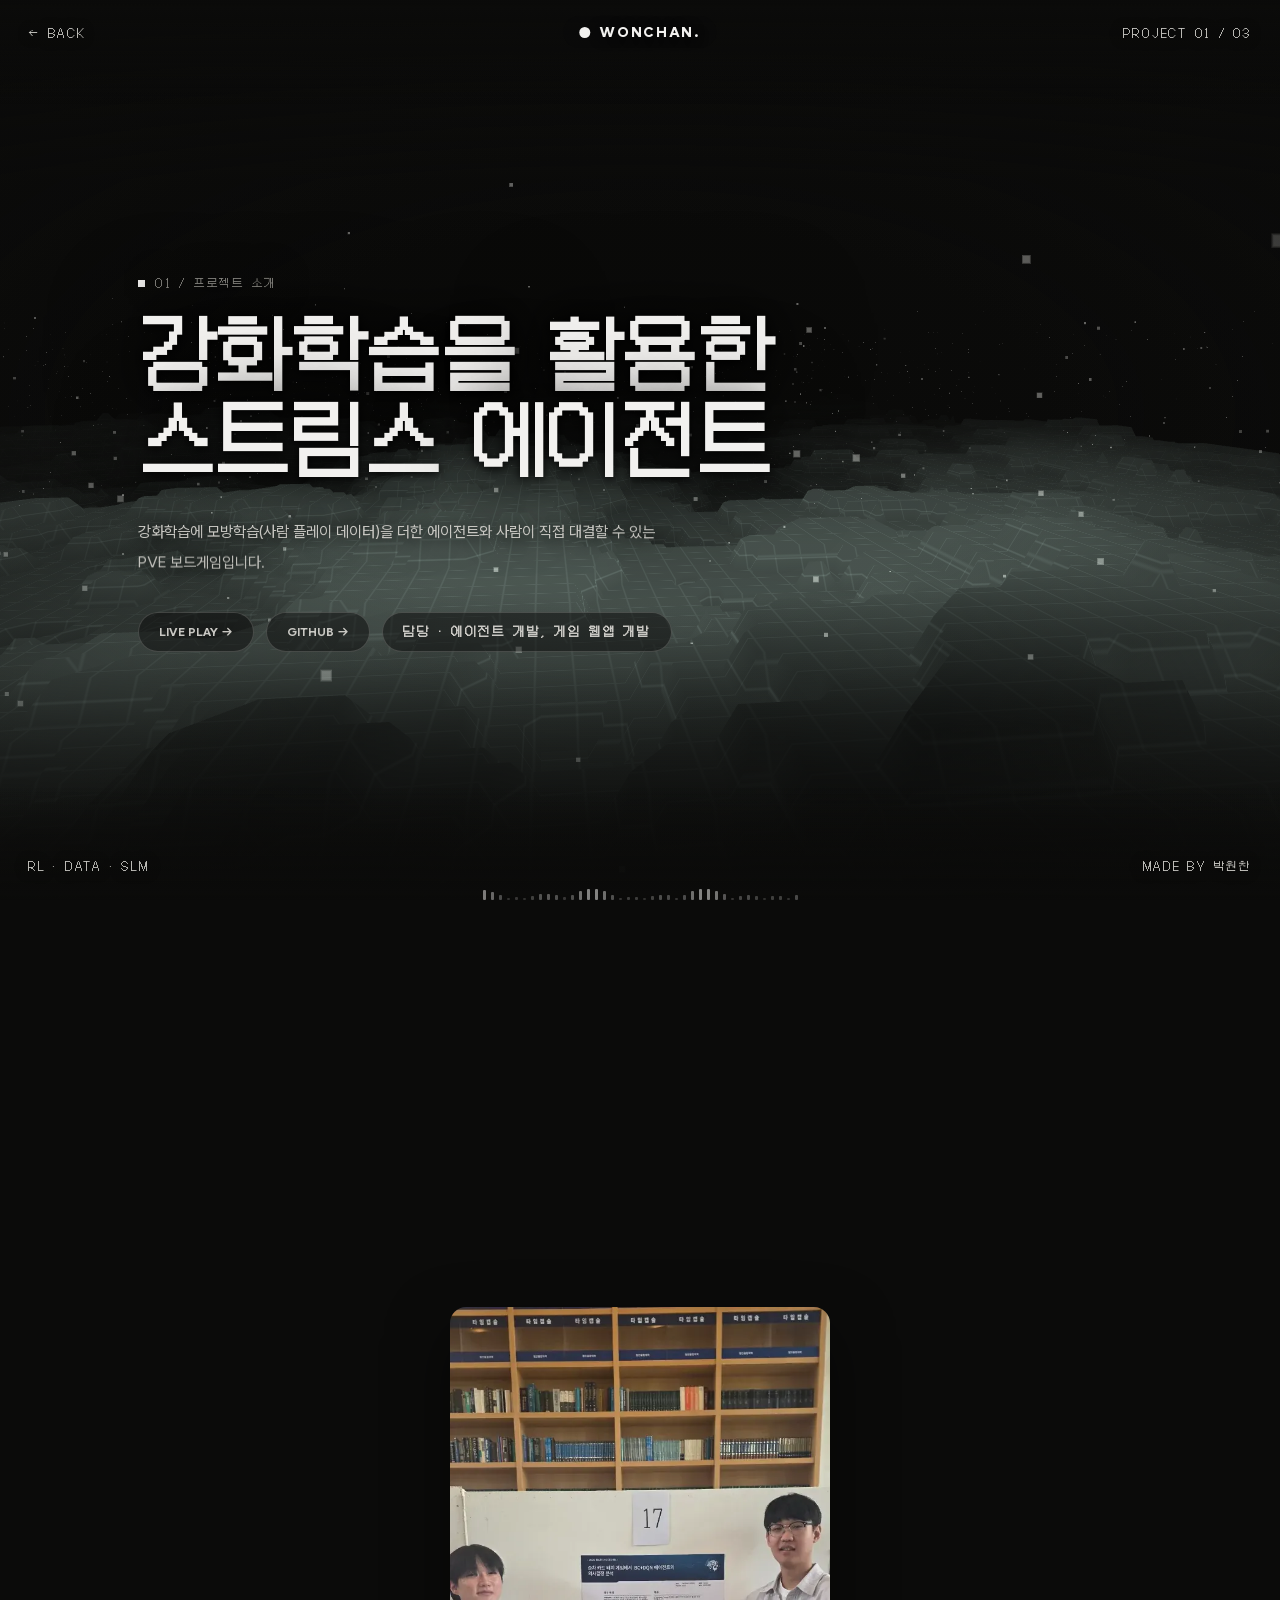
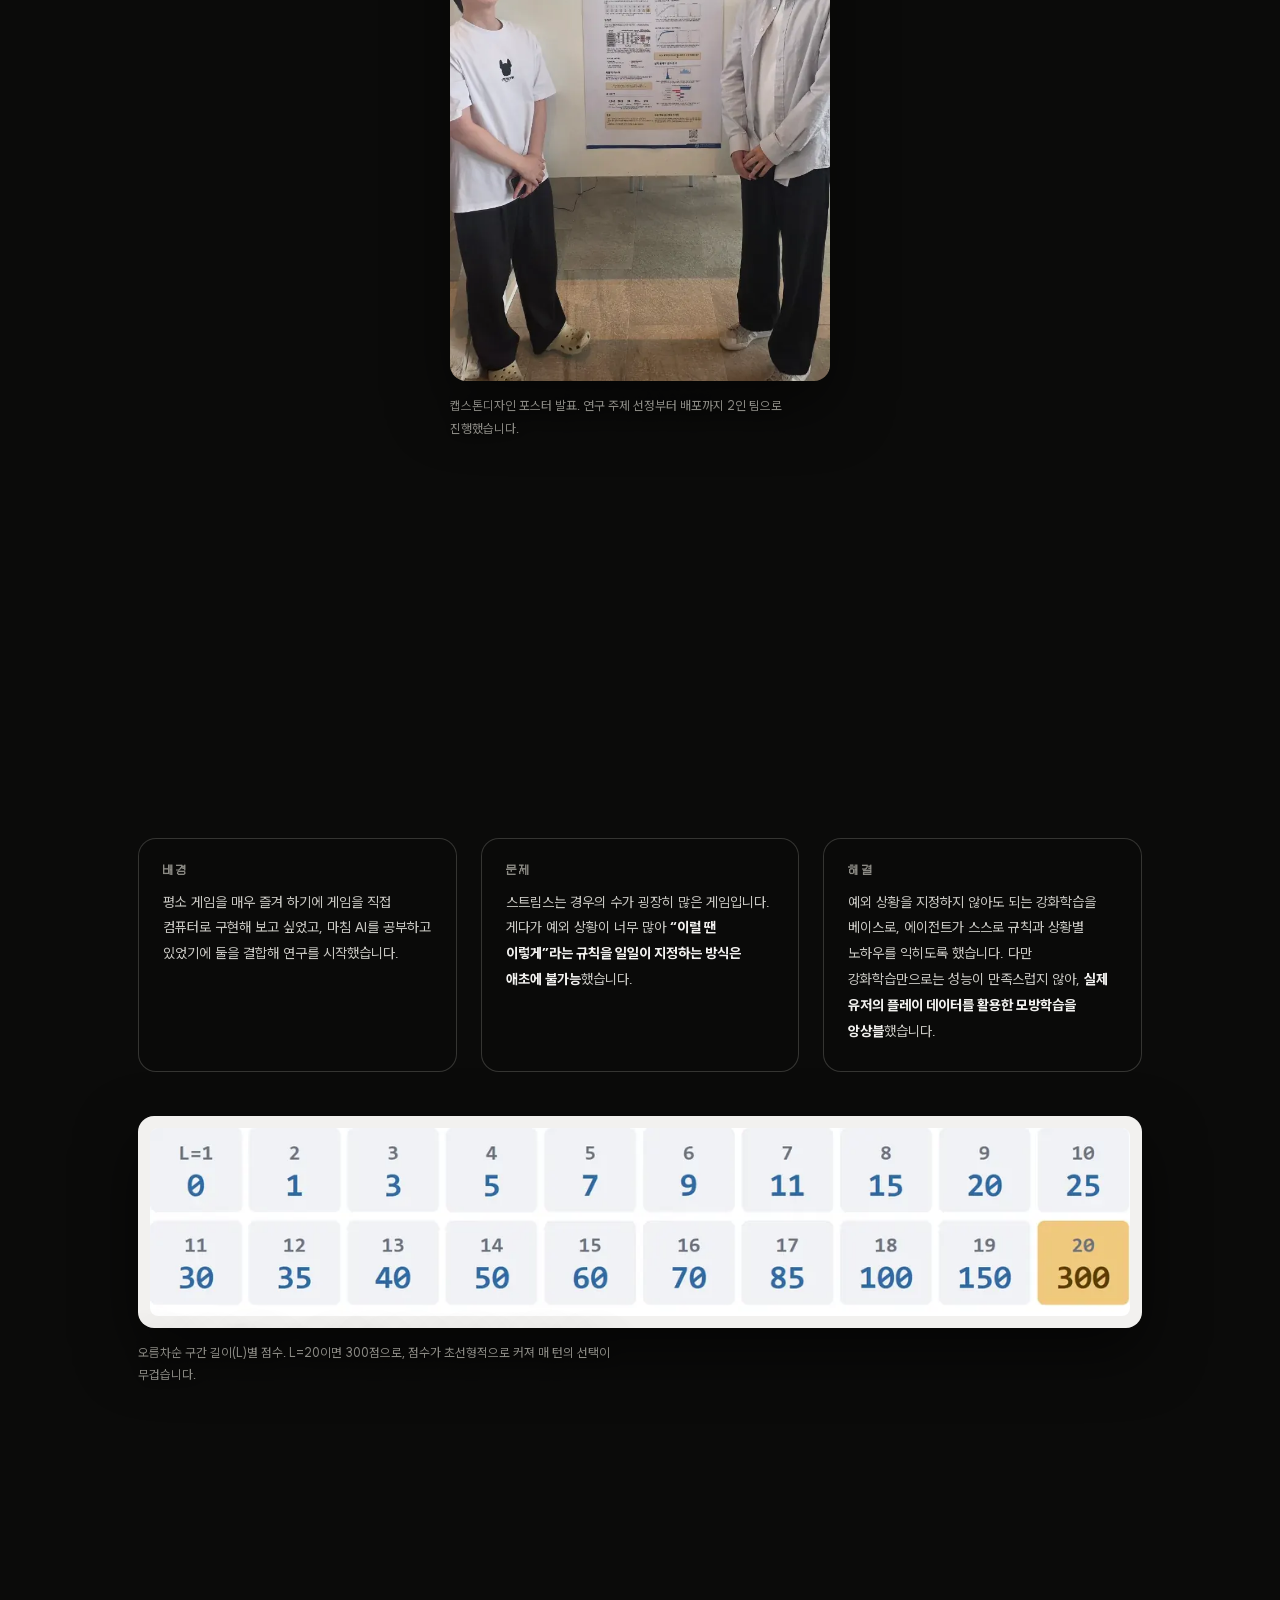
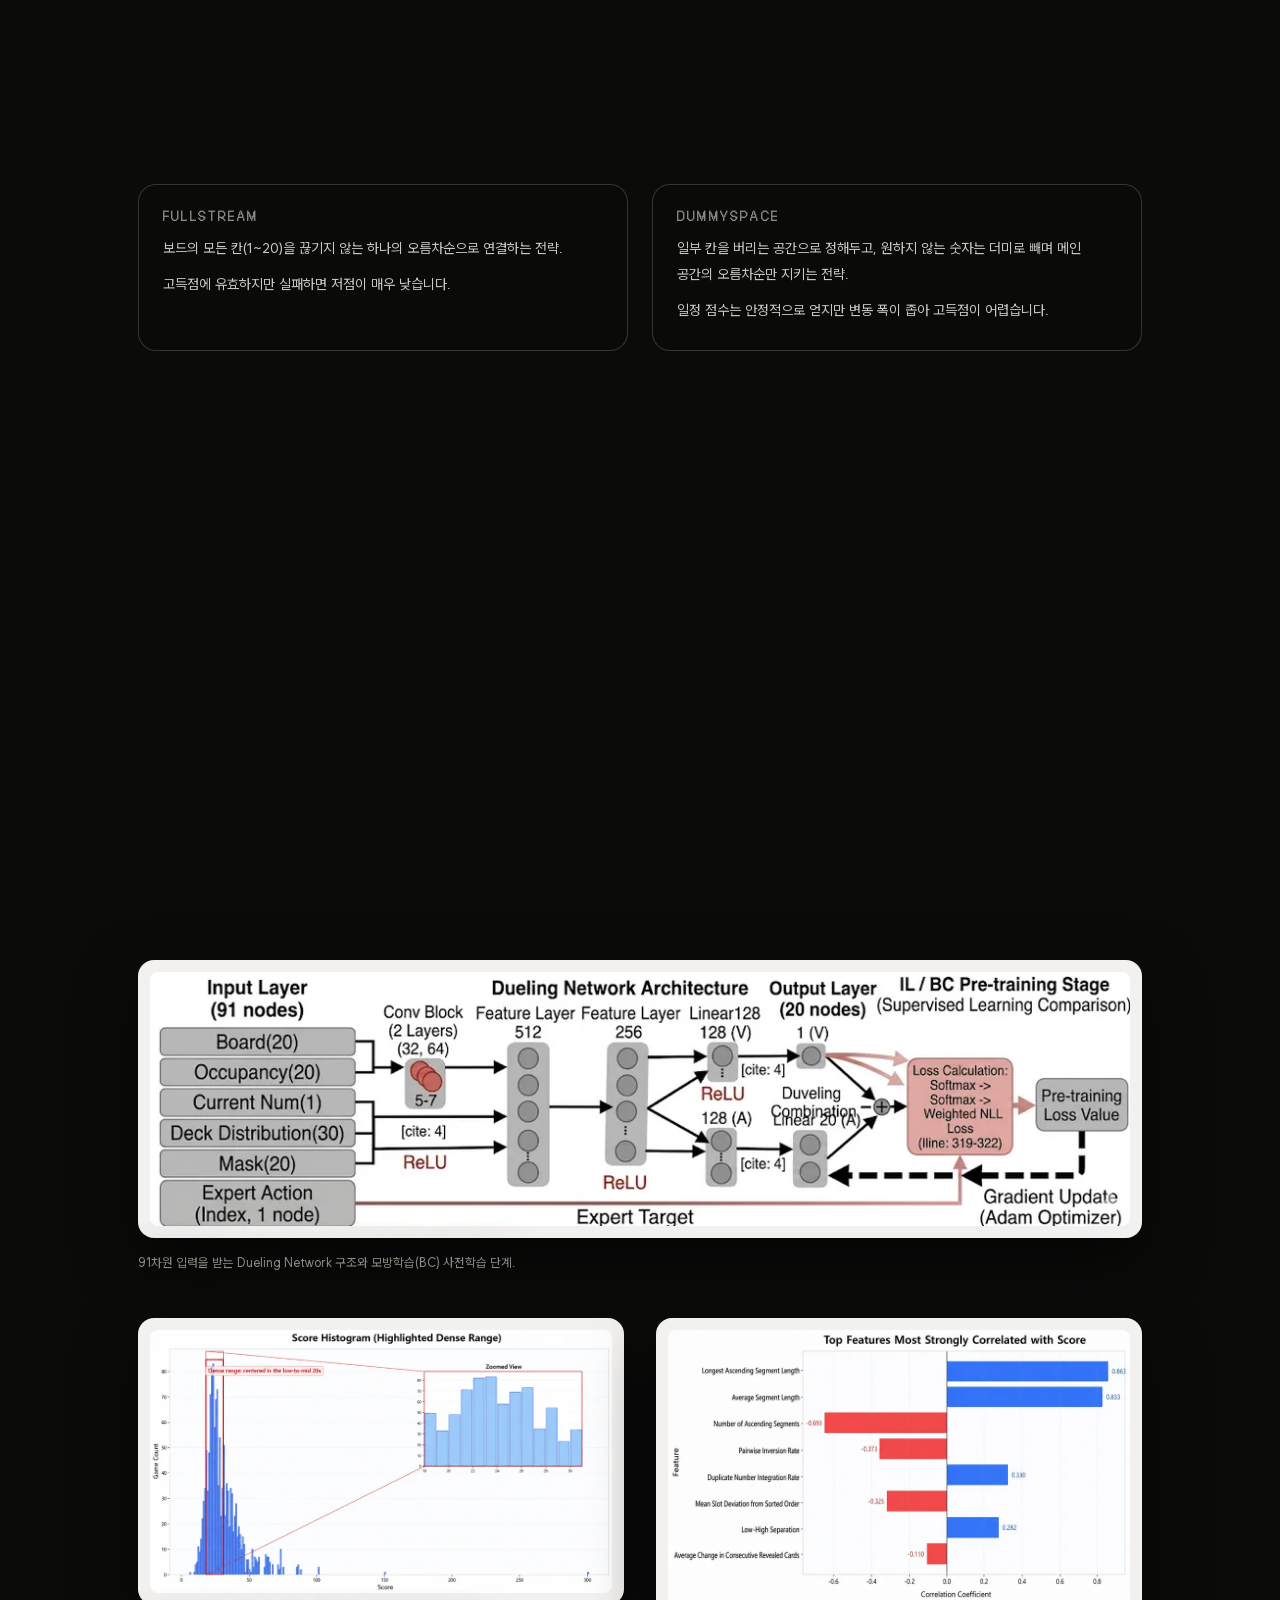
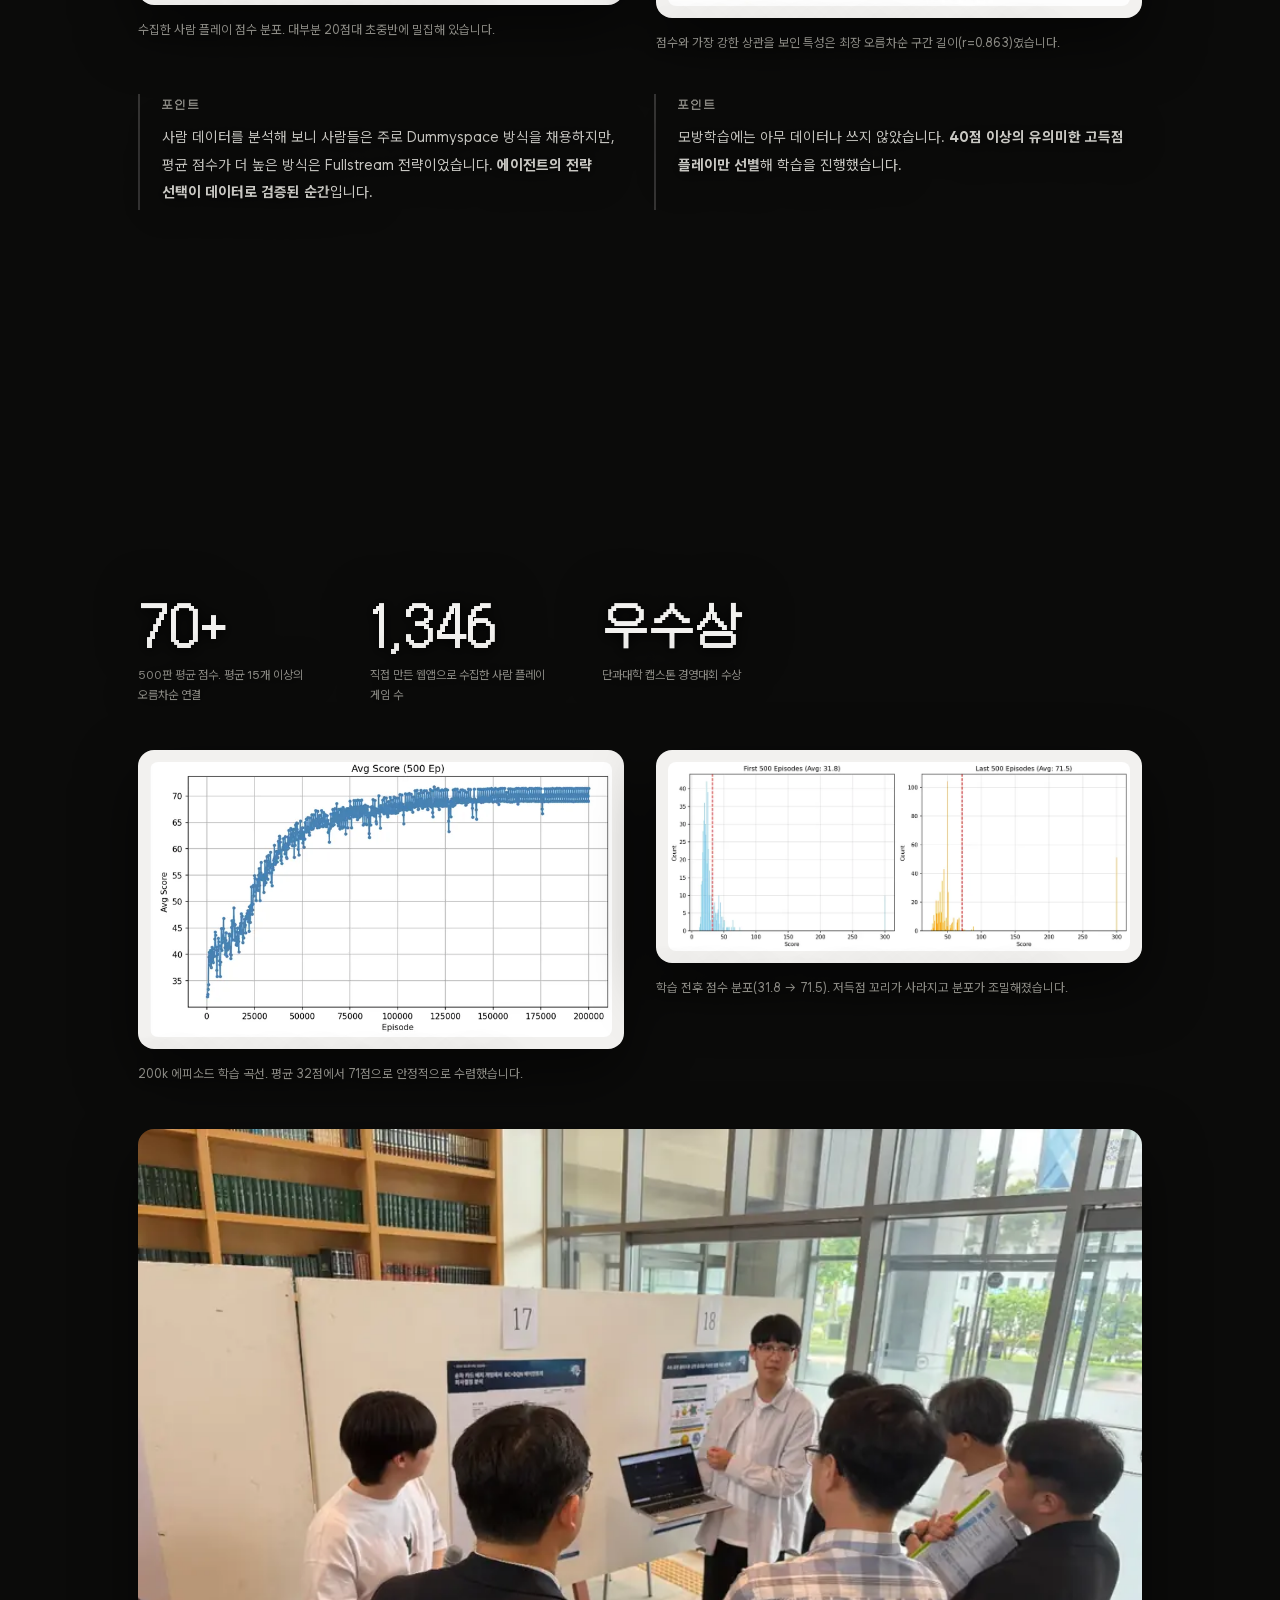
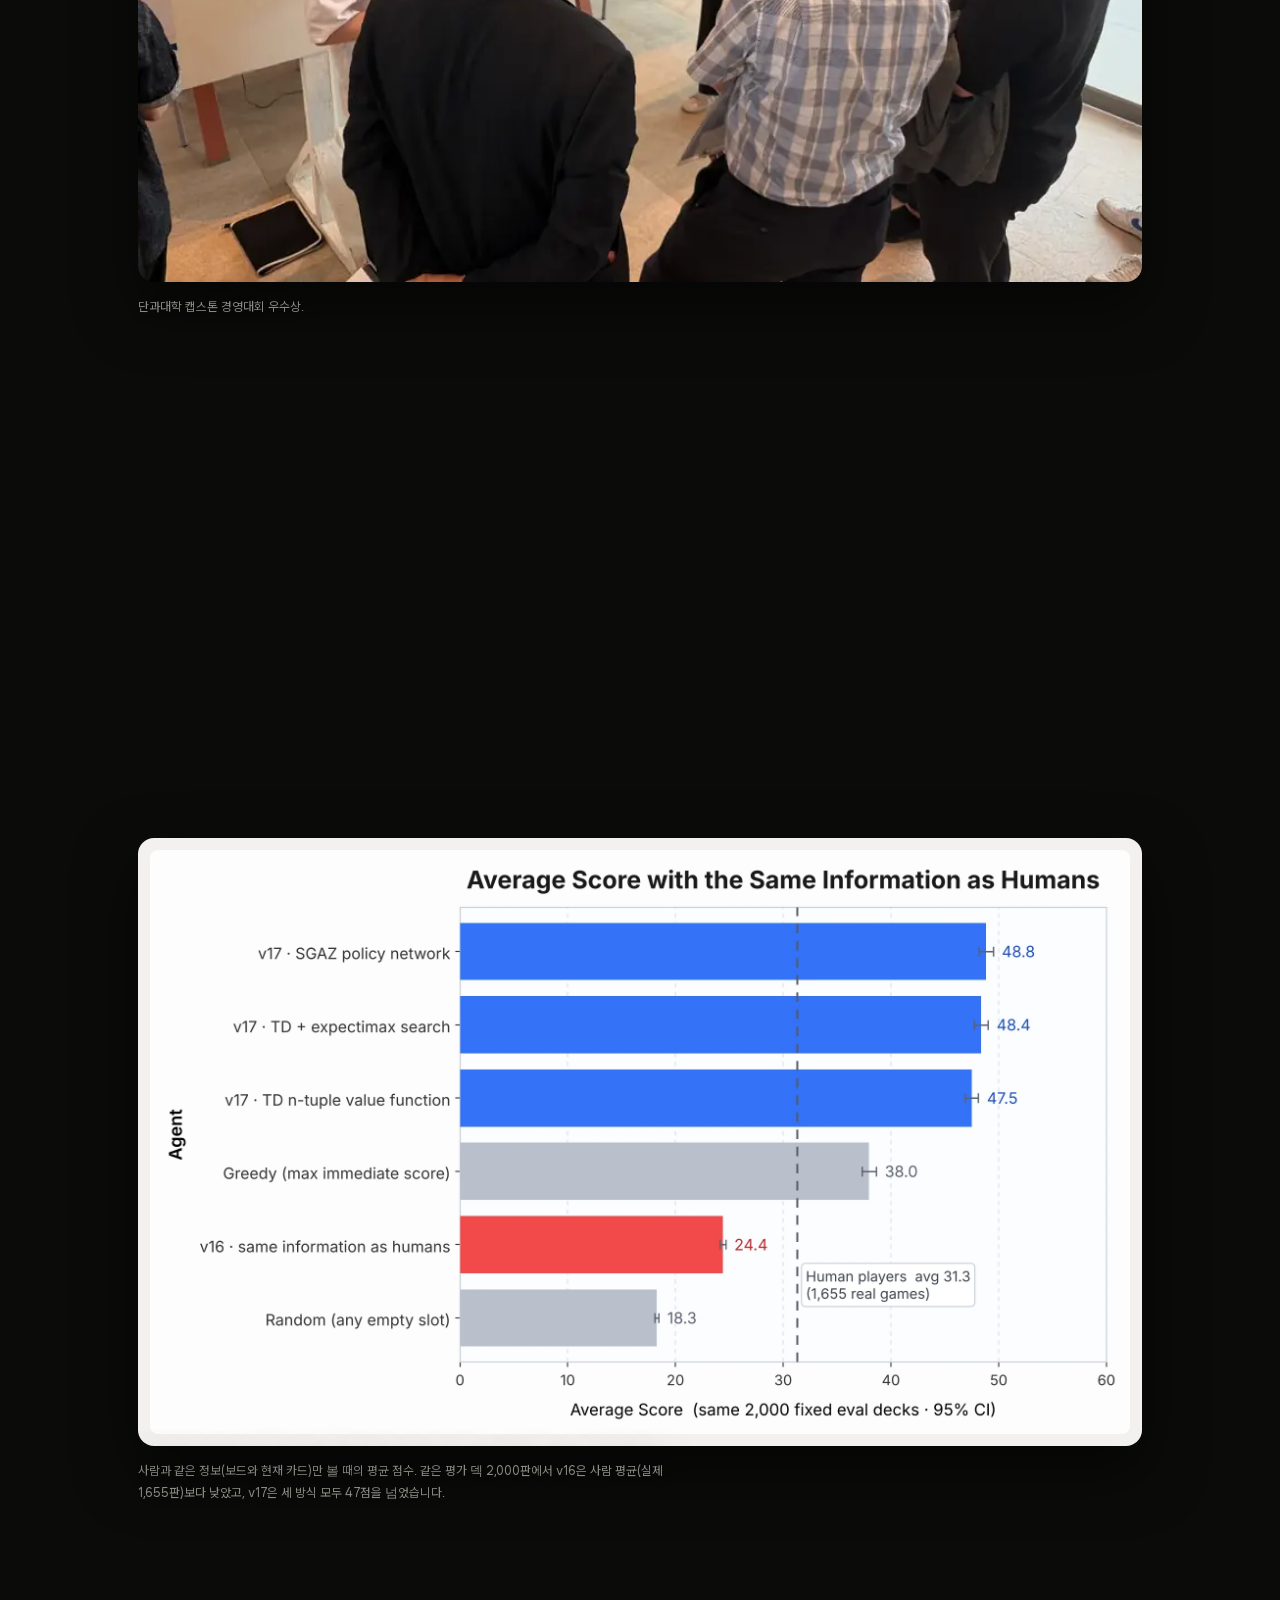
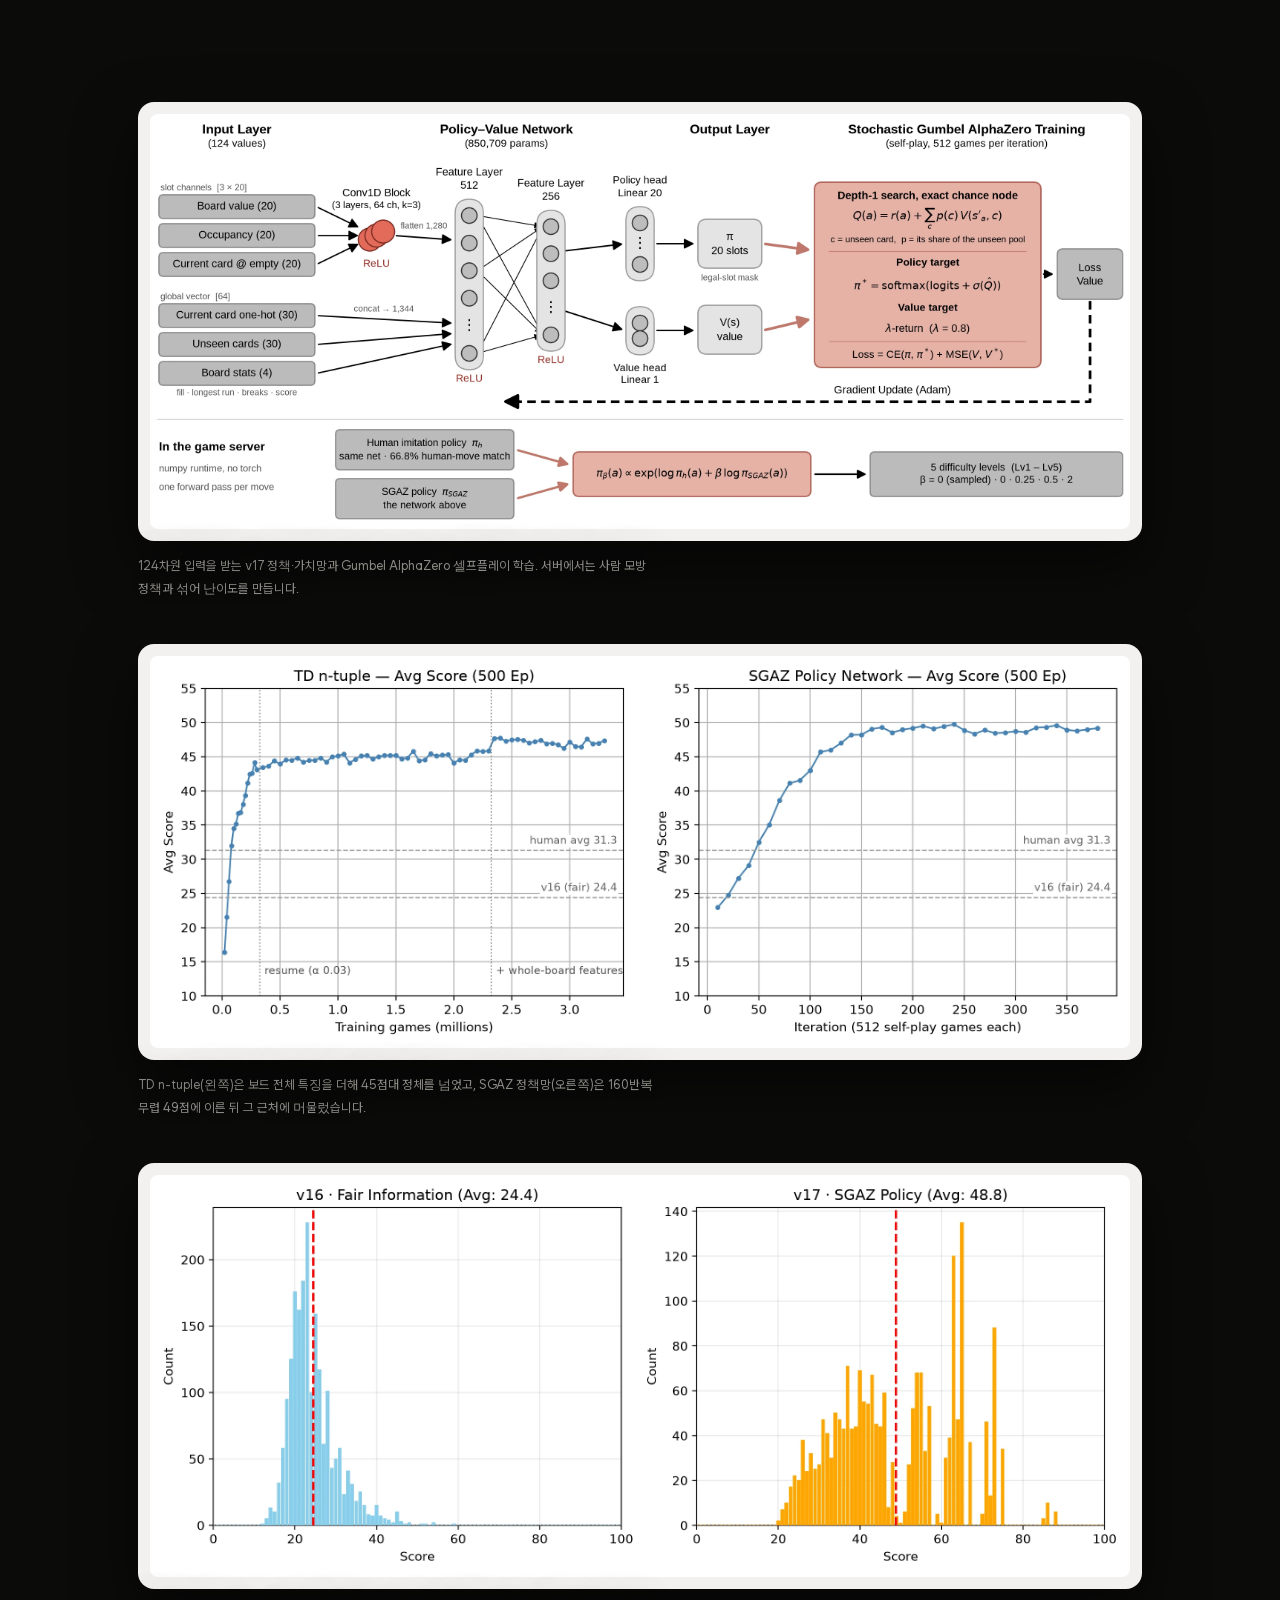
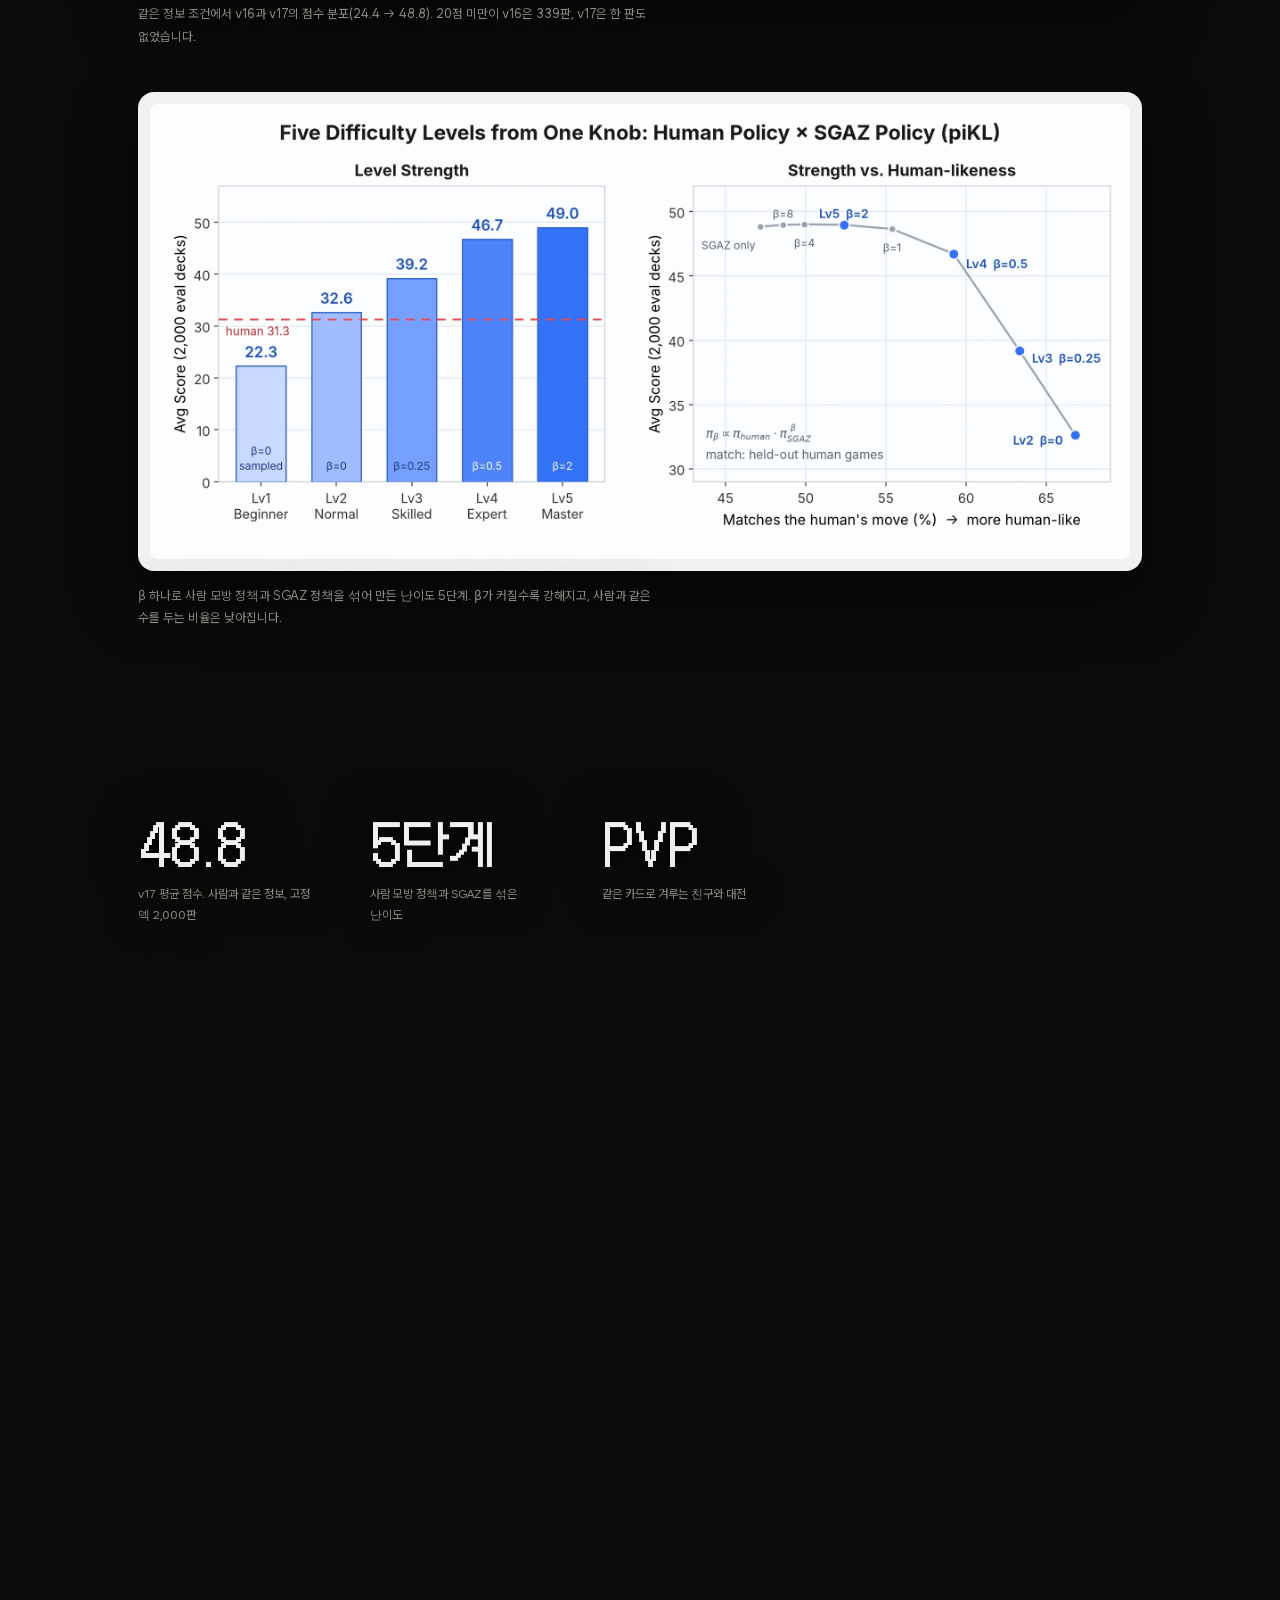
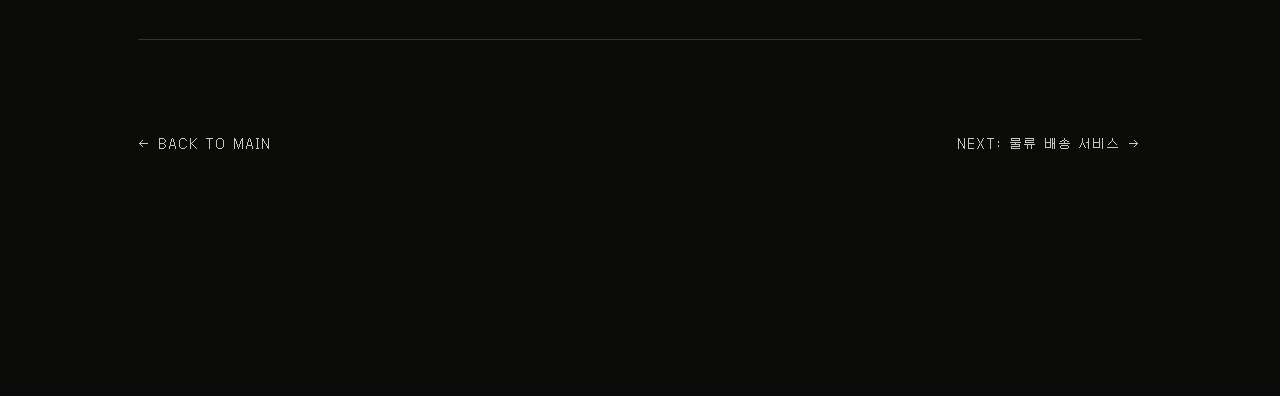
<file: project-streams.html>
<!doctype html>
<html lang="ko">
<head>
<meta charset="utf-8">
<meta name="viewport" content="width=device-width, initial-scale=1">
<title>강화학습을 활용한 스트림스 에이전트 — WONCHAN.</title>
<meta name="description" content="강화학습에 모방학습을 더한 보드게임 에이전트와, 사람이 직접 대결하는 PVE 웹게임.">
<link rel="canonical" href="https://matail.github.io/Portfolio/project-streams.html">
<meta name="theme-color" content="#0b0b0a">
<meta name="author" content="박원찬">
<link rel="icon" href="data:image/svg+xml,%3Csvg xmlns='http://www.w3.org/2000/svg' viewBox='0 0 8 8'%3E%3Crect width='8' height='8' fill='%230b0b0a'/%3E%3Cpath fill='%23f2f1ef' d='M1 1h1v1H1zM6 1h1v1H6zM2 2h1v1H2zM5 2h1v1H5zM1 3h6v1H1zM1 4h2v1H1zM4 4h1v1H4zM6 4h1v1H6zM1 5h6v1H1zM2 6h1v1H2zM5 6h1v1H5z'/%3E%3C/svg%3E">
<meta property="og:type" content="website">
<meta property="og:site_name" content="WONCHAN. — Game AI Engineer">
<meta property="og:locale" content="ko_KR">
<meta property="og:url" content="https://matail.github.io/Portfolio/project-streams.html">
<meta property="og:title" content="강화학습을 활용한 스트림스 에이전트 — 박원찬">
<meta property="og:description" content="D3QN에 모방학습을 결합해 평균 31.8 → 71.5점. 사람과 대결하는 PVE 웹게임까지 배포했습니다.">
<meta property="og:image" content="https://matail.github.io/Portfolio/assets/img/og.png">
<meta property="og:image:width" content="1200">
<meta property="og:image:height" content="630">
<meta name="twitter:card" content="summary_large_image">
<meta name="twitter:title" content="강화학습을 활용한 스트림스 에이전트 — 박원찬">
<meta name="twitter:description" content="D3QN에 모방학습을 결합해 평균 31.8 → 71.5점. 사람과 대결하는 PVE 웹게임까지 배포했습니다.">
<meta name="twitter:image" content="https://matail.github.io/Portfolio/assets/img/og.png">
<!-- the wash must be opaque on the very first paint, or the incoming page
     flashes its own content before the transition script can run -->
<script>try{if(sessionStorage.getItem('wonchan:warp')){document.documentElement.className+=' warping-in';setTimeout(function(){document.documentElement.classList.remove('warping-in')},2600);}}catch(e){}</script>
<style>
html{background:#0b0b0a}
#warp{position:fixed; inset:0; z-index:50; pointer-events:none; opacity:0; background:#0b0b0a}
html.warping-in #warp{opacity:1}
@media (prefers-reduced-motion:reduce){#warp{display:none !important}}
</style>
<link rel="stylesheet" href="assets/font/fonts.css">
<link rel="stylesheet" href="assets/project.css">
<link rel="stylesheet" href="assets/lightbox.css">
</head>
<body data-tint="0.91,1.05,1.02">
<div id="warp" aria-hidden="true"></div>

<canvas id="back" aria-hidden="true"></canvas>
<div id="veil" aria-hidden="true"></div>

<div class="hud tl mono"><a data-warp="left" href="index.html#p-streams">← BACK</a></div>
<div class="hud tc"><span class="dot"></span><b>WONCHAN.</b></div>
<div class="hud tr mono">PROJECT 01 / 03</div>
<div class="hud bl mono">RL · DATA · SLM</div>
<div class="hud br mono">MADE BY 박원찬</div>
<div class="meter" id="meter" aria-hidden="true"></div>

<main>

  <header class="lead">
    <div class="wrap">
      <span class="kicker mono"><i></i><span data-scramble>01 / 프로젝트 소개</span></span>
      <h1 data-split>강화학습을 활용한<br>스트림스 에이전트</h1>
      <p data-split>강화학습에 모방학습(사람 플레이 데이터)을 더한 에이전트와 사람이 직접 대결할 수 있는 PVE 보드게임입니다.</p>
      <div class="tags">
        <a href="https://matail.party/games/streams-unity/" target="_blank" rel="noopener">LIVE PLAY →</a>
        <a href="https://github.com/Koojunyeong/streams/tree/main" target="_blank" rel="noopener">GITHUB →</a>
        <span class="mono">담당 · 에이전트 개발, 게임 웹앱 개발</span>
      </div>
    </div>
  </header>

  <section class="blk">
    <div class="wrap">
      <p class="no mono" data-scramble>02 / 프로젝트 개요</p>
      <h2 data-split>정말 사람처럼 보드게임을 하는<br>에이전트를 만들 수 있을까</h2>
      <p class="body" data-split>캡스톤디자인 연구 주제를 정하며 가장 하고 싶었던 것은 게임과 AI를 결합한 연구였습니다. 목표는 하나였습니다. 규칙을 외운 기계가 아니라, <b>정말 사람처럼 전략을 세우고 상황에 따라 판단하며</b> 보드게임을 플레이하는 에이전트를 만드는 것.</p>
      <figure style="--pw:380px" class="portrait plain">
        <div class="shot"><img src="assets/img/st-team.webp" alt="캡스톤 포스터 발표 현장" loading="lazy" width="622" height="1104"></div>
        <figcaption>캡스톤디자인 포스터 발표. 연구 주제 선정부터 배포까지 2인 팀으로 진행했습니다.</figcaption>
      </figure>
    </div>
  </section>

  <section class="blk">
    <div class="wrap">
      <p class="no mono" data-scramble>03 / 진행한 일</p>
      <h2 data-split>규칙을 다 적을 수 없다면,<br>스스로 배우게 하자</h2>
      <div class="cards">
        <article>
          <h3>배경</h3>
          <p>평소 게임을 매우 즐겨 하기에 게임을 직접 컴퓨터로 구현해 보고 싶었고, 마침 AI를 공부하고 있었기에 둘을 결합해 연구를 시작했습니다.</p>
        </article>
        <article>
          <h3>문제</h3>
          <p>스트림스는 경우의 수가 굉장히 많은 게임입니다. 게다가 예외 상황이 너무 많아 <b>“이럴 땐 이렇게”라는 규칙을 일일이 지정하는 방식은 애초에 불가능</b>했습니다.</p>
        </article>
        <article>
          <h3>해결</h3>
          <p>예외 상황을 지정하지 않아도 되는 강화학습을 베이스로, 에이전트가 스스로 규칙과 상황별 노하우를 익히도록 했습니다. 다만 강화학습만으로는 성능이 만족스럽지 않아, <b>실제 유저의 플레이 데이터를 활용한 모방학습을 앙상블</b>했습니다.</p>
        </article>
      </div>
      <figure>
        <div class="shot"><img src="assets/img/st-score-table.webp" alt="오름차순 구간 길이별 점수표" loading="lazy" width="1200" height="230"></div>
        <figcaption>오름차순 구간 길이(L)별 점수. L=20이면 300점으로, 점수가 초선형적으로 커져 매 턴의 선택이 무겁습니다.</figcaption>
      </figure>
    </div>
  </section>

  <section class="blk">
    <div class="wrap">
      <p class="no mono" data-scramble>04 / 과정</p>
      <h2 data-split>이기는 전략은 두 가지,<br>에이전트에게 맞는 것은 하나</h2>
      <div class="cards">
        <article>
          <h3>FULLSTREAM</h3>
          <p>보드의 모든 칸(1~20)을 끊기지 않는 하나의 오름차순으로 연결하는 전략.</p>
          <p>고득점에 유효하지만 실패하면 저점이 매우 낮습니다.</p>
        </article>
        <article>
          <h3>DUMMYSPACE</h3>
          <p>일부 칸을 버리는 공간으로 정해두고, 원하지 않는 숫자는 더미로 빼며 메인 공간의 오름차순만 지키는 전략.</p>
          <p>일정 점수는 안정적으로 얻지만 변동 폭이 좁아 고득점이 어렵습니다.</p>
        </article>
      </div>
      <p class="body" data-split>두 전략으로 각각 에이전트를 나누어 연구한 끝에, 강화학습은 각 상황에서 학습한 최선의 선택을 하므로 <b>어느 정도의 저점이 이미 보장된다</b>는 점에 주목했습니다. 그렇다면 에이전트에게 어울리는 방식은 고득점을 노려 승리를 추구하는 것 — Fullstream 전략을 채택했습니다.</p>
    </div>
  </section>

  <section class="blk">
    <div class="wrap">
      <p class="no mono" data-scramble>05 / 결과물</p>
      <h2 data-split>D3QN 에이전트, 그리고<br>사람과 대결하는 PVE 웹게임</h2>
      <p class="body" data-split>D3QN 신경망 구조로 에이전트를 구성하고, 1차로 웹앱을 개발해 사람과 에이전트가 대결하는 PVE 게임을 배포했습니다. 여기서 수집한 실제 플레이 데이터로 추가 모방학습을 진행했습니다.</p>
      <figure>
        <div class="shot"><img src="assets/img/st-network.webp" alt="Dueling Network 구조도" loading="lazy" width="1000" height="259"></div>
        <figcaption>91차원 입력을 받는 Dueling Network 구조와 모방학습(BC) 사전학습 단계.</figcaption>
      </figure>
      <div class="figs">
        <figure>
          <div class="shot"><img src="assets/img/st-histogram.webp" alt="사람 플레이 점수 분포" loading="lazy" width="1000" height="569"></div>
          <figcaption>수집한 사람 플레이 점수 분포. 대부분 20점대 초중반에 밀집해 있습니다.</figcaption>
        </figure>
        <figure>
          <div class="shot"><img src="assets/img/st-correlation.webp" alt="점수와 상관이 높은 특성" loading="lazy" width="1000" height="596"></div>
          <figcaption>점수와 가장 강한 상관을 보인 특성은 최장 오름차순 구간 길이(r=0.863)였습니다.</figcaption>
        </figure>
      </div>
      <div class="notes">
        <div class="note">
          <h3>포인트</h3>
          <p>사람 데이터를 분석해 보니 사람들은 주로 Dummyspace 방식을 채용하지만, 평균 점수가 더 높은 방식은 Fullstream 전략이었습니다. <b>에이전트의 전략 선택이 데이터로 검증된 순간</b>입니다.</p>
        </div>
        <div class="note">
          <h3>포인트</h3>
          <p>모방학습에는 아무 데이터나 쓰지 않았습니다. <b>40점 이상의 유의미한 고득점 플레이만 선별</b>해 학습을 진행했습니다.</p>
        </div>
      </div>
    </div>
  </section>

  <section class="blk">
    <div class="wrap">
      <p class="no mono" data-scramble>06 / 성과</p>
      <h2 data-split>평균 70점대 에이전트,<br>그리고 우수상</h2>
      <div class="metrics">
        <div><b>70+</b><span>500판 평균 점수. 평균 15개 이상의 오름차순 연결</span></div>
        <div><b>1,346</b><span>직접 만든 웹앱으로 수집한 사람 플레이 게임 수</span></div>
        <div><b>우수상</b><span>단과대학 캡스톤 경영대회 수상</span></div>
      </div>
      <div class="figs">
        <figure>
          <div class="shot"><img src="assets/img/st-curve.webp" alt="200k 에피소드 학습 곡선" loading="lazy" width="739" height="440"></div>
          <figcaption>200k 에피소드 학습 곡선. 평균 32점에서 71점으로 안정적으로 수렴했습니다.</figcaption>
        </figure>
        <figure>
          <div class="shot"><img src="assets/img/st-dist.webp" alt="학습 전후 점수 분포" loading="lazy" width="1100" height="451"></div>
          <figcaption>학습 전후 점수 분포(31.8 → 71.5). 저득점 꼬리가 사라지고 분포가 조밀해졌습니다.</figcaption>
        </figure>
      </div>
      <figure class="plain">
        <div class="shot"><img src="assets/img/st-award.webp" alt="캡스톤 경영대회 수상" loading="lazy" width="900" height="675"></div>
        <figcaption>단과대학 캡스톤 경영대회 우수상.</figcaption>
      </figure>
    </div>
  </section>

  <section class="blk">
    <div class="wrap">
      <p class="no mono" data-scramble>07 / 그 후</p>
      <h2 data-split>사람과 같은 정보로 다시 겨루고,<br>Unity로 다시 만들다</h2>
      <p class="body" data-split>캡스톤이 끝난 뒤 에이전트를 다시 점검하다 문제를 찾았습니다. v16 서버는 앞으로 나올 덱 구성을 입력에 넣고 있었는데, 사람은 알 수 없는 정보입니다. 보드와 현재 카드만 보도록 조건을 맞추자 <b>v16의 평균은 24.4점으로 사람 평균 31.3점보다 낮았습니다.</b></p>
      <figure>
        <div class="shot"><img src="assets/img/st17-compare.webp" alt="사람과 같은 정보 조건에서 에이전트별 평균 점수" loading="lazy" width="2000" height="1192"></div>
        <figcaption>사람과 같은 정보(보드와 현재 카드)만 볼 때의 평균 점수. 같은 평가 덱 2,000판에서 v16은 사람 평균(실제 1,655판)보다 낮았고, v17은 세 방식 모두 47점을 넘었습니다.</figcaption>
      </figure>
      <p class="body" data-split>그래서 같은 정보 조건에서 v17 에이전트를 새로 학습했습니다. afterstate TD와 n-tuple 가치 함수로 47.5점, Stochastic Gumbel AlphaZero 정책망으로 48.8점(고정 평가 덱 2,000판)까지 올렸습니다. 실제 게임에서는 사람 플레이를 모방한 정책에 SGAZ 정책을 β만큼 섞어 입문부터 마스터까지 난이도 5단계를 만들었습니다.</p>
      <figure>
        <div class="shot"><img src="assets/img/st17-network.webp" alt="v17 정책·가치망과 Gumbel AlphaZero 학습 구조도" loading="lazy" width="2640" height="1120"></div>
        <figcaption>124차원 입력을 받는 v17 정책·가치망과 Gumbel AlphaZero 셀프플레이 학습. 서버에서는 사람 모방 정책과 섞어 난이도를 만듭니다.</figcaption>
      </figure>
      <figure>
        <div class="shot"><img src="assets/img/st17-curve.webp" alt="TD n-tuple과 SGAZ 학습 곡선" loading="lazy" width="2200" height="880"></div>
        <figcaption>TD n-tuple(왼쪽)은 보드 전체 특징을 더해 45점대 정체를 넘었고, SGAZ 정책망(오른쪽)은 160반복 무렵 49점에 이른 뒤 그 근처에 머물렀습니다.</figcaption>
      </figure>
      <figure>
        <div class="shot"><img src="assets/img/st17-dist.webp" alt="v16과 v17의 점수 분포" loading="lazy" width="2200" height="902"></div>
        <figcaption>같은 정보 조건에서 v16과 v17의 점수 분포(24.4 → 48.8). 20점 미만이 v16은 339판, v17은 한 판도 없었습니다.</figcaption>
      </figure>
      <figure>
        <div class="shot"><img src="assets/img/st17-levels.webp" alt="난이도 5단계와 강함-사람다움 균형" loading="lazy" width="2200" height="1020"></div>
        <figcaption>β 하나로 사람 모방 정책과 SGAZ 정책을 섞어 만든 난이도 5단계. β가 커질수록 강해지고, 사람과 같은 수를 두는 비율은 낮아집니다.</figcaption>
      </figure>
      <p class="body" data-split>게임은 Unity 6로 다시 만들었습니다. 덱과 AI는 Cloudflare Worker 서버에만 있고, 클라이언트는 화면과 입력만 맡습니다. 도트 아트 테이블, 튜토리얼, 8비트 효과음을 넣었고, 같은 카드를 받아 점수를 겨루는 친구와 대전(Durable Object와 웹소켓으로 만든 방)까지 WebGL로 배포했습니다. 플레이 기록은 D1에 쌓여 다음 학습 데이터로 쓰입니다.</p>
      <div class="metrics">
        <div><b>48.8</b><span>v17 평균 점수. 사람과 같은 정보, 고정 덱 2,000판</span></div>
        <div><b>5단계</b><span>사람 모방 정책과 SGAZ를 섞은 난이도</span></div>
        <div><b>PVP</b><span>같은 카드로 겨루는 친구와 대전</span></div>
      </div>
    </div>
  </section>

  <section class="blk">
    <div class="wrap">
      <p class="no mono" data-scramble>08 / 나의 역량</p>
      <h2 data-split>게임은 유저와 함께<br>완성해 가는 것</h2>
      <p class="body" data-split>게임은 만들어서 유저가 플레이하는 순간 완성되는 것이 아니라, <b>유저와 함께 완성해 가는 것</b>임을 배웠습니다. 배포 후 쏟아진 유저들의 의견과 즉각적인 피드백에 따라 게임의 완성도가 크게 달라지는 것을 직접 체감했습니다.</p>
      <p class="body" data-split>또 하나. 시뮬레이션 결과, 실제 플레이 결과, 통계상의 결과에서 체감되는 에이전트의 성능이 모두 달랐습니다. <b>에이전트는 활용 환경마다 따로 평가되어야 하며</b>, 성능을 끌어올리려면 어떤 환경의 영향이 가장 큰지부터 알아야 한다는 것. 게임 AI 엔지니어로서 이 감각을 가지고 개발에 기여하겠습니다.</p>

      <nav class="pager">
        <a data-warp="left" href="index.html#p-streams">← BACK TO MAIN</a>
        <a data-warp="right" href="project-faf5.html">NEXT: 물류 배송 서비스 →</a>
      </nav>
    </div>
  </section>

</main>

<script src="assets/vendor/three.min.js"></script>
<script src="assets/project.js"></script>
<script src="assets/lightbox.js"></script>
<script src="assets/warp.js"></script>
</body>
</html>
</file>
<file: assets/font/fonts-it.css>
/* Fonts for the general IT edition (it/).
   Wanted Sans (c) Wanted Lab, JetBrains Mono (c) The JetBrains Mono Project
   Authors, both SIL OFL 1.1. Subset to the glyphs the it/ pages render -
   re-run the subset when the copy changes, or new characters fall back. */
@font-face{font-family:'Wanted Sans Variable';font-style:normal;font-display:swap;
  font-weight:400 1000;src:url('WantedSansVariable.it.woff2') format('woff2-variations'),url('WantedSansVariable.it.woff2') format('woff2')}
@font-face{font-family:'JetBrains Mono';font-style:normal;font-display:swap;
  font-weight:100 800;src:url('JetBrainsMono.it.woff2') format('woff2-variations'),url('JetBrainsMono.it.woff2') format('woff2')}
</file>
<file: it/it.css>
/* ==========================================================================
   WONCHAN. — general IT edition, shared type overrides.

   The case-study pages reuse ../assets/project.css and the lightbox styles
   from the main site; this file swaps the pixel display face for a clean
   sans and a mono, so the same layout reads as an engineering portfolio.
   Load it after project.css / lightbox.css.
   ========================================================================== */
:root{
  --mono:'JetBrains Mono',ui-monospace,SFMono-Regular,Menlo,Consolas,'Wanted Sans Variable',monospace;
  --sans:'Wanted Sans Variable','Pretendard Variable',system-ui,sans-serif;
}
h1,h2,h3{font-family:var(--sans); font-weight:800; letter-spacing:-.035em}
.mono,.hud,.no,.pager a,.kicker{font-family:var(--mono); letter-spacing:.14em}
.hud.tc b{letter-spacing:.12em}

/* case-study details */
.lead h1{letter-spacing:-.04em}
.cards h3{font-family:var(--sans); font-size:15px; font-weight:800; letter-spacing:-.01em; color:var(--ink)}
.cards h3 small{display:block; margin-bottom:8px; font-family:var(--mono); font-size:10px; font-weight:400;
  letter-spacing:.16em; color:var(--muted)}
.note h3{font-family:var(--mono); font-weight:500; letter-spacing:.16em; font-size:10.5px}
.metrics div b{font-family:var(--sans); font-weight:800; letter-spacing:-.03em; font-variant-numeric:tabular-nums}
.tags span.mono{font-weight:500; letter-spacing:.08em}
.stack{display:flex; flex-wrap:wrap; gap:6px; margin-top:22px}
.stack span{font-family:var(--mono); font-size:10.5px; letter-spacing:.04em; color:var(--ink-2);
  border:1px solid var(--line); border-radius:6px; padding:4px 8px; background:rgba(11,11,10,.5)}

/* lightbox chrome */
.lb-cap{font-family:var(--sans); letter-spacing:.01em}
.lb-hint,.lb-zoom{font-family:var(--mono); letter-spacing:.08em}
</file>
<file: assets/font/fonts.css>
/* Self-hosted so a blocked CDN cannot change the typography.
   Galmuri (c) Lee Minseo, Wanted Sans (c) Wanted Lab, both SIL OFL 1.1.
   Subset to the glyphs this site renders. */
@font-face{font-family:'Wanted Sans Variable';font-style:normal;font-display:swap;
  font-weight:400 1000;src:url('WantedSansVariable.woff2') format('woff2-variations')}
@font-face{font-family:Galmuri14;font-style:normal;font-weight:400;font-display:swap;
  src:local('Galmuri14 Regular'),url('Galmuri14.woff2') format('woff2')}
@font-face{font-family:Galmuri11;font-style:normal;font-weight:400;font-display:swap;
  src:local('Galmuri11 Regular'),url('Galmuri11.woff2') format('woff2')}
</file>
<file: assets/project.css>
/* ==========================================================================
   WONCHAN. — project case study pages.
   Same night world and type system as the main flight, laid out as a
   document: numbered sections, figures, prev/next. Shared by all three.
   ========================================================================== */
:root{
  --ink:#f2f1ef;
  --ink-2:#c9c8c3;
  --muted:#8b8a84;
  --void:#0b0b0a;
  --line:rgba(242,241,239,.18);
  --paper:#f2f1ef;
  --ease:cubic-bezier(.16,1,.3,1);
  --ease-ui:cubic-bezier(.32,.72,0,1);
  --hud:11px;
  --glow:0 2px 16px rgba(0,0,0,.95), 0 0 44px rgba(0,0,0,.85);
}
*,*::before,*::after{box-sizing:border-box}
html{scroll-behavior:smooth}
body{
  margin:0; background:var(--void); color:var(--ink);
  font-family:'Wanted Sans Variable','Pretendard Variable',system-ui,sans-serif;
  word-break:keep-all; overflow-wrap:break-word;
  -webkit-font-smoothing:antialiased; overflow-x:hidden;
}
h1,h2,h3{font-family:'Galmuri14','Galmuri11','Wanted Sans Variable',sans-serif;
  font-weight:700; letter-spacing:.01em; margin:0}
a{color:inherit; text-decoration:none}
.mono{font-family:'Galmuri11','JetBrains Mono',monospace; letter-spacing:.16em}

#back{position:fixed; inset:0; width:100%; height:100%; display:block; z-index:0}
#veil{position:fixed; inset:0; z-index:1; pointer-events:none;
  background:
    radial-gradient(120% 80% at 50% 46%, rgba(11,11,10,0) 26%, rgba(11,11,10,.62) 72%, rgba(11,11,10,.96) 100%),
    linear-gradient(180deg, rgba(11,11,10,.80) 0%, rgba(11,11,10,.12) 20%, rgba(11,11,10,.12) 74%, rgba(11,11,10,.88) 100%);
}
html.no-gl #back,html.no-gl #veil{display:none}

/* ---------- fixed chrome ---------- */
.hud{position:fixed; z-index:8; font-family:'Galmuri11','JetBrains Mono',monospace;
  font-size:var(--hud); letter-spacing:.16em; color:var(--ink-2); text-shadow:0 1px 12px rgba(0,0,0,.9)}
.hud.tl{left:28px; top:26px}
.hud.tl a:hover{color:var(--ink)}
.hud.tc{left:50%; top:16px; transform:translateX(-50%); display:flex; align-items:center; gap:9px; color:var(--ink);
  padding:8px 16px; border-radius:999px; background:rgba(11,11,10,.72)}   /* sits over light figures */
.hud.tc .dot{width:11px; height:11px; border-radius:50%; background:var(--ink); display:block}
.hud.tc b{font-family:'Wanted Sans Variable',sans-serif; font-size:14px; font-weight:800; letter-spacing:.12em}
.hud.tr{right:28px; top:26px}
.hud.bl{left:28px; bottom:26px}
.hud.br{right:28px; bottom:26px}
/* light figures scroll under the fixed chrome - keep a scrim beneath it */
body::before,body::after{content:''; position:fixed; left:0; right:0; z-index:6; pointer-events:none}
body::before{top:0; height:104px;
  background:linear-gradient(180deg, rgba(11,11,10,.94) 0%, rgba(11,11,10,.62) 52%, rgba(11,11,10,0) 100%)}
body::after{bottom:0; height:112px;
  background:linear-gradient(0deg, rgba(11,11,10,.94) 0%, rgba(11,11,10,.62) 52%, rgba(11,11,10,0) 100%)}

.meter{position:fixed; left:0; right:0; bottom:0; height:52px; z-index:7; pointer-events:none;
  display:flex; align-items:flex-end; justify-content:center; gap:5px; padding:0 24px}
.meter i{display:block; width:3px; height:2px; background:var(--ink); opacity:.3; border-radius:1px}

/* ---------- document ---------- */
main{position:relative; z-index:3}
.wrap{max-width:1060px; margin:0 auto; padding:0 28px}

.lead{min-height:100vh; display:flex; align-items:center; padding:120px 28px 96px}
.lead .wrap{width:100%}
.kicker{display:inline-flex; align-items:center; gap:10px; font-size:var(--hud); color:var(--muted);
  margin-bottom:26px; text-shadow:var(--glow)}
.kicker i{width:7px; height:7px; background:var(--ink); display:block; flex:none}
h1{font-size:clamp(34px,6vw,86px); line-height:1.12; letter-spacing:-.02em;
  text-shadow:0 2px 10px rgba(0,0,0,.92), 0 0 46px rgba(0,0,0,.9), 0 0 96px rgba(0,0,0,.7)}
.lead p{font-size:clamp(14px,1.2vw,18px); color:var(--ink-2); line-height:1.9; max-width:54ch;
  margin:28px 0 0; text-shadow:var(--glow)}
.tags{display:flex; flex-wrap:wrap; gap:12px; margin-top:36px}
.tags a,.tags span{display:inline-flex; align-items:center; gap:9px; border:1px solid var(--line);
  border-radius:999px; padding:11px 20px; font-size:12px; font-weight:700; color:var(--ink-2);
  background:rgba(11,11,10,.5)}
.tags a{transition:border-color .4s var(--ease-ui), color .4s var(--ease-ui), transform .5s var(--ease-ui)}
.tags a:hover{border-color:var(--ink); color:var(--ink); transform:translateY(-2px)}

section.blk{padding:112px 0; position:relative}
.no{font-family:'Galmuri11','JetBrains Mono',monospace; font-size:11px; letter-spacing:.2em;
  color:var(--muted); margin:0 0 20px; text-shadow:var(--glow)}
h2{font-size:clamp(26px,3.5vw,52px); line-height:1.22; letter-spacing:-.02em; max-width:22ch;
  text-shadow:0 2px 10px rgba(0,0,0,.92), 0 0 46px rgba(0,0,0,.9)}
.body{font-size:16px; line-height:1.95; color:var(--ink-2); max-width:62ch; margin:28px 0 0;
  text-shadow:var(--glow)}
.body + .body{margin-top:18px}
.body b{color:var(--ink); font-weight:700}

.cards{display:grid; grid-template-columns:repeat(auto-fit,minmax(240px,1fr)); gap:24px; margin-top:44px}
.cards article{border:1px solid var(--line); border-radius:18px; padding:24px 24px 26px;
  background:rgba(11,11,10,.55)}
.cards h3{margin:0 0 12px; font-family:'Galmuri11','JetBrains Mono',monospace; font-size:11px;
  letter-spacing:.2em; color:var(--muted)}
.cards p{margin:0; font-size:14px; line-height:1.85; color:var(--ink-2)}
.cards p + p{margin-top:10px}
.cards b{color:var(--ink); font-weight:700}

.metrics{display:flex; flex-wrap:wrap; gap:40px 56px; margin-top:44px}
.metrics div b{display:block; font-family:'Galmuri14','Galmuri11',monospace;
  font-size:clamp(30px,3.6vw,52px); line-height:1; text-shadow:0 2px 12px rgba(0,0,0,.95), 0 0 50px rgba(0,0,0,.85)}
.metrics div span{display:block; margin-top:12px; font-size:12px; line-height:1.7; color:var(--muted);
  max-width:22ch; text-shadow:var(--glow)}

figure{margin:44px 0 0}
figure .shot{background:var(--paper); border-radius:16px; padding:12px; overflow:hidden;
  box-shadow:0 24px 60px rgba(0,0,0,.55)}
figure.plain .shot{background:none; padding:0; box-shadow:0 24px 60px rgba(0,0,0,.5)}
figure img{display:block; width:100%; height:auto; border-radius:8px}

/* hovering already pulls the picture towards you; the click carries that
   same motion on into the lightbox */
figure .shot{transition:transform .55s var(--ease), box-shadow .55s var(--ease)}
figure img{transition:transform .62s var(--ease)}
figure:hover .shot,figure:focus-within .shot{
  transform:translateY(-6px) scale(1.012); box-shadow:0 38px 88px rgba(0,0,0,.62)}
figure:hover img,figure:focus-within img{transform:scale(1.035)}
figure.plain:hover .shot,figure.plain:focus-within .shot{box-shadow:0 38px 88px rgba(0,0,0,.6)}
figcaption{margin-top:14px; font-size:12.5px; line-height:1.8; color:var(--muted); max-width:66ch;
  text-shadow:var(--glow)}
/* portrait shots: cap the figure width so the natural ratio survives -
   never cropped by cover, never letterboxed by contain */
figure.portrait{max-width:var(--pw,400px); margin-left:auto; margin-right:auto}
figure.portrait img{height:auto; max-height:none; object-fit:fill}

.figs{display:grid; grid-template-columns:repeat(auto-fit,minmax(300px,1fr)); gap:32px; margin-top:44px}
.figs figure{margin:0}

.note{margin-top:40px; border-left:2px solid var(--line); padding:4px 0 4px 22px}
.note h3{font-family:'Galmuri11','JetBrains Mono',monospace; font-size:11px; letter-spacing:.2em;
  color:var(--muted); margin:0 0 10px}
.note p{margin:0; font-size:14.5px; line-height:1.9; color:var(--ink-2); max-width:60ch;
  text-shadow:var(--glow)}
.notes{display:grid; grid-template-columns:repeat(auto-fit,minmax(280px,1fr)); gap:28px; margin-top:40px}
.notes .note{margin-top:0}

.pager{display:flex; flex-wrap:wrap; justify-content:space-between; gap:18px;
  padding:96px 0 132px; border-top:1px solid var(--line); margin-top:96px}
.pager a{display:inline-flex; align-items:center; gap:10px; font-family:'Galmuri11','JetBrains Mono',monospace;
  font-size:12px; letter-spacing:.16em; color:var(--ink-2);
  transition:color .3s var(--ease-ui), transform .4s var(--ease-ui)}
.pager a:hover{color:var(--ink); transform:translateY(-2px)}

.rv{display:inline-block; will-change:transform,opacity,filter}

@media (max-width:720px){
  :root{--hud:10px}
  .hud.tl,.hud.bl{left:16px}
  .hud.tr,.hud.br{right:16px}
  .hud.tl,.hud.tc,.hud.tr{top:18px}
  .hud.bl,.hud.br{bottom:70px}
  .hud.tc b{font-size:12px}
  .wrap{padding:0 20px}
  .lead{padding:104px 20px 80px}
  section.blk{padding:88px 0}
  .pager{padding:72px 0 120px}
  .meter{height:44px}
}
@media (prefers-reduced-motion:reduce){
  html{scroll-behavior:auto}
  figure .shot,figure img{transition:none !important; transform:none !important}
  .rv{opacity:1 !important; transform:none !important; filter:none !important}
}
</file>
